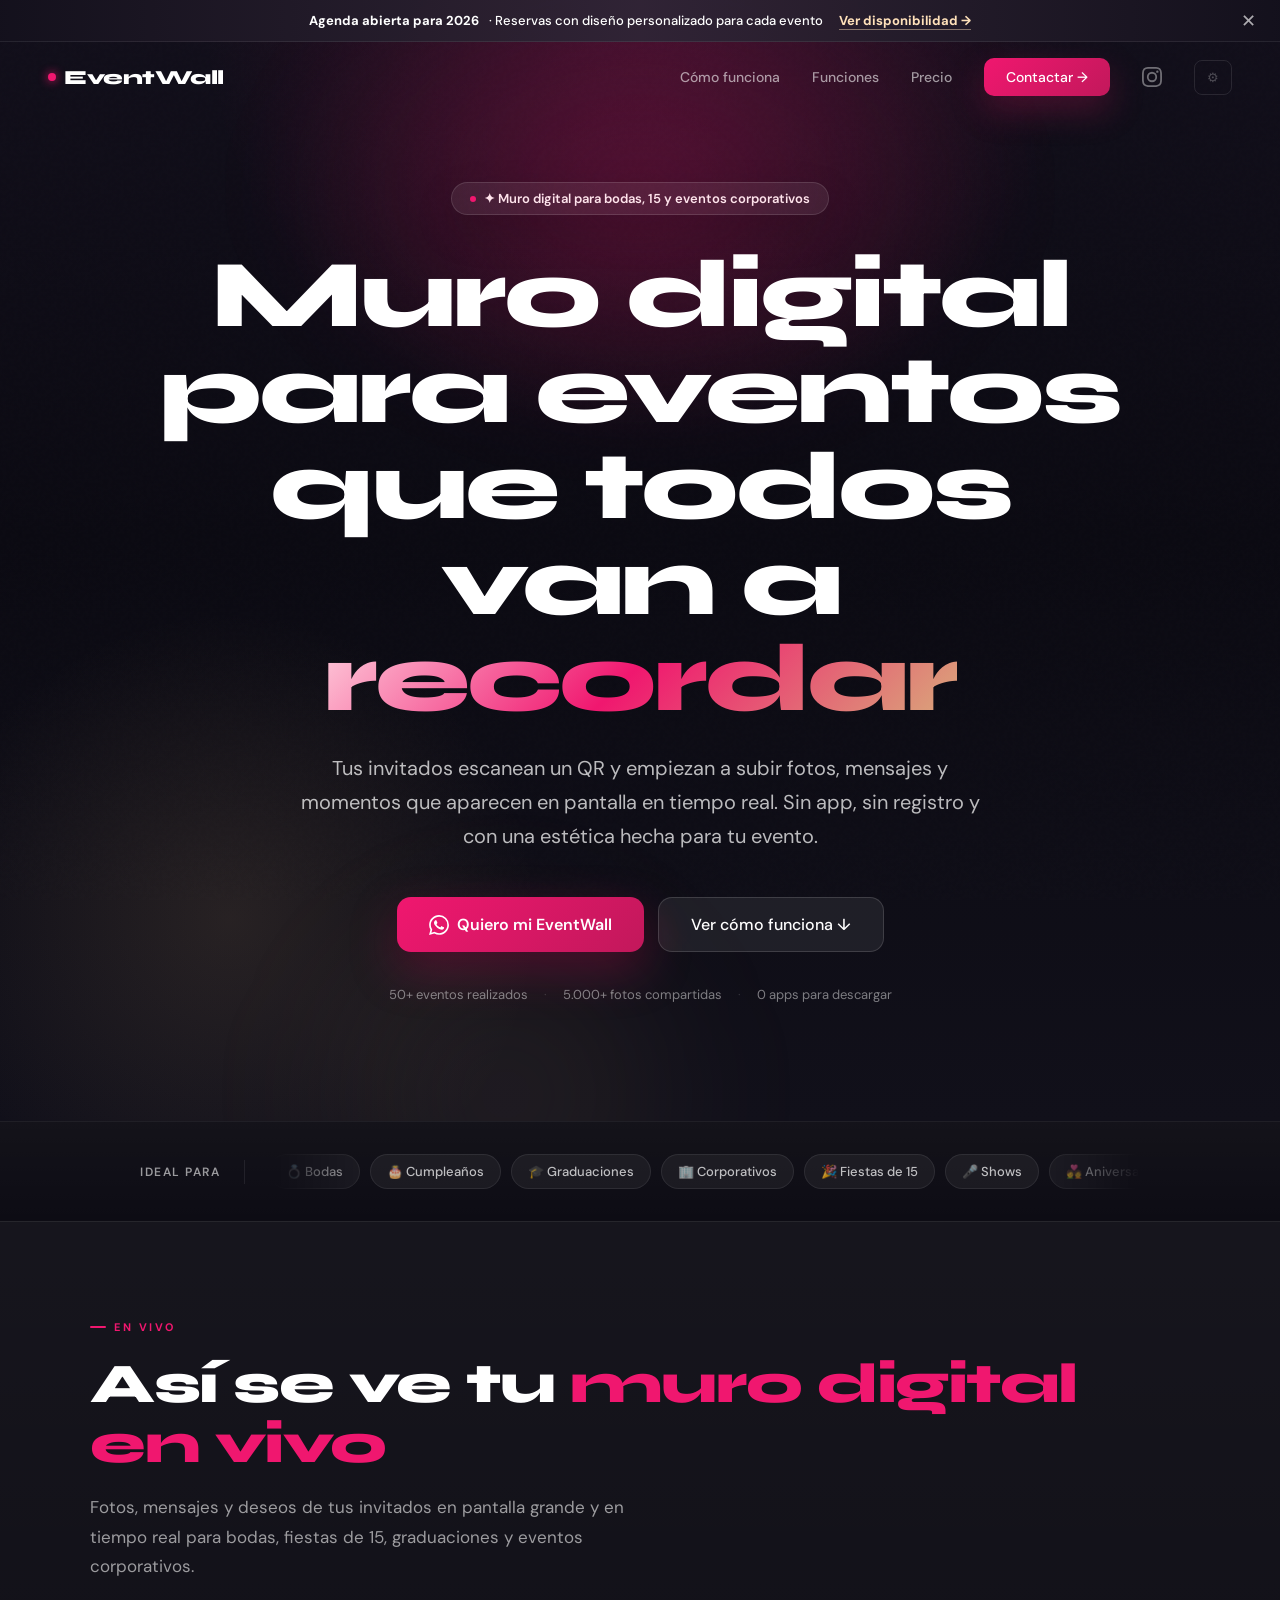
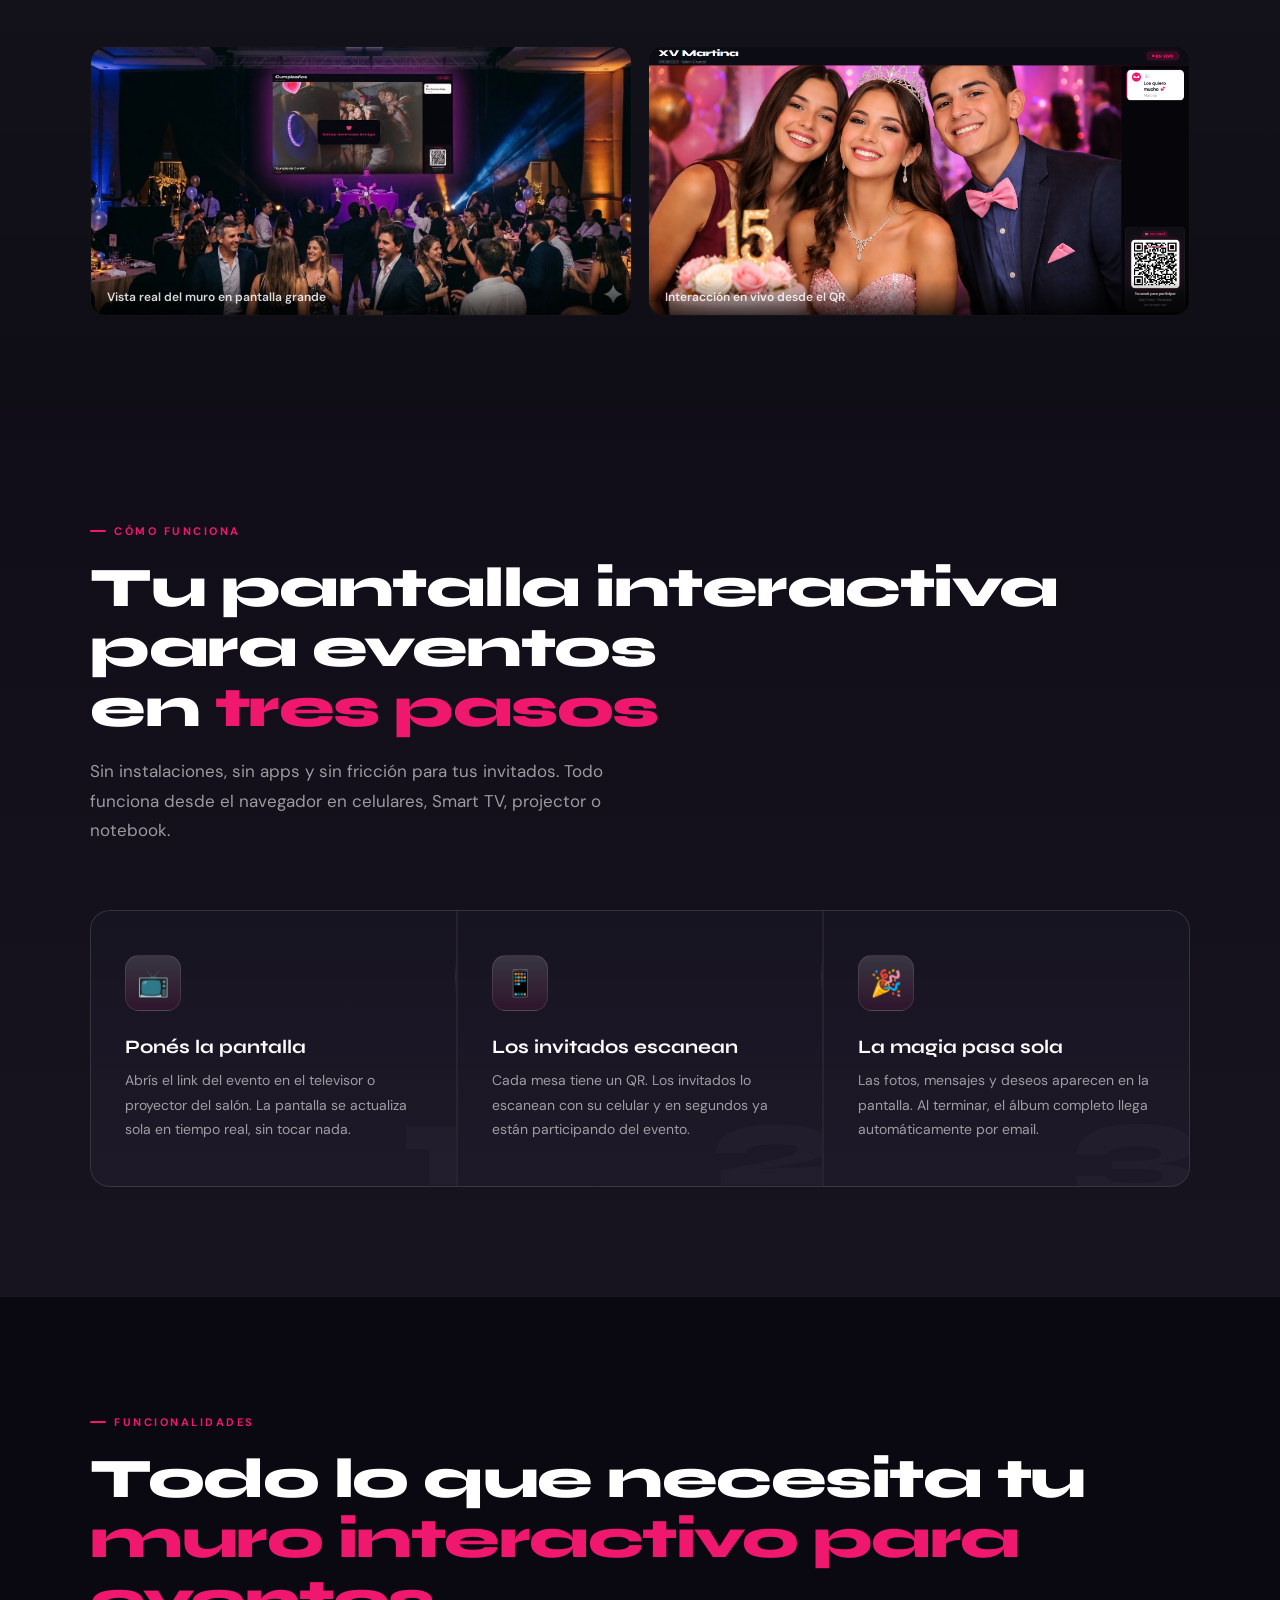
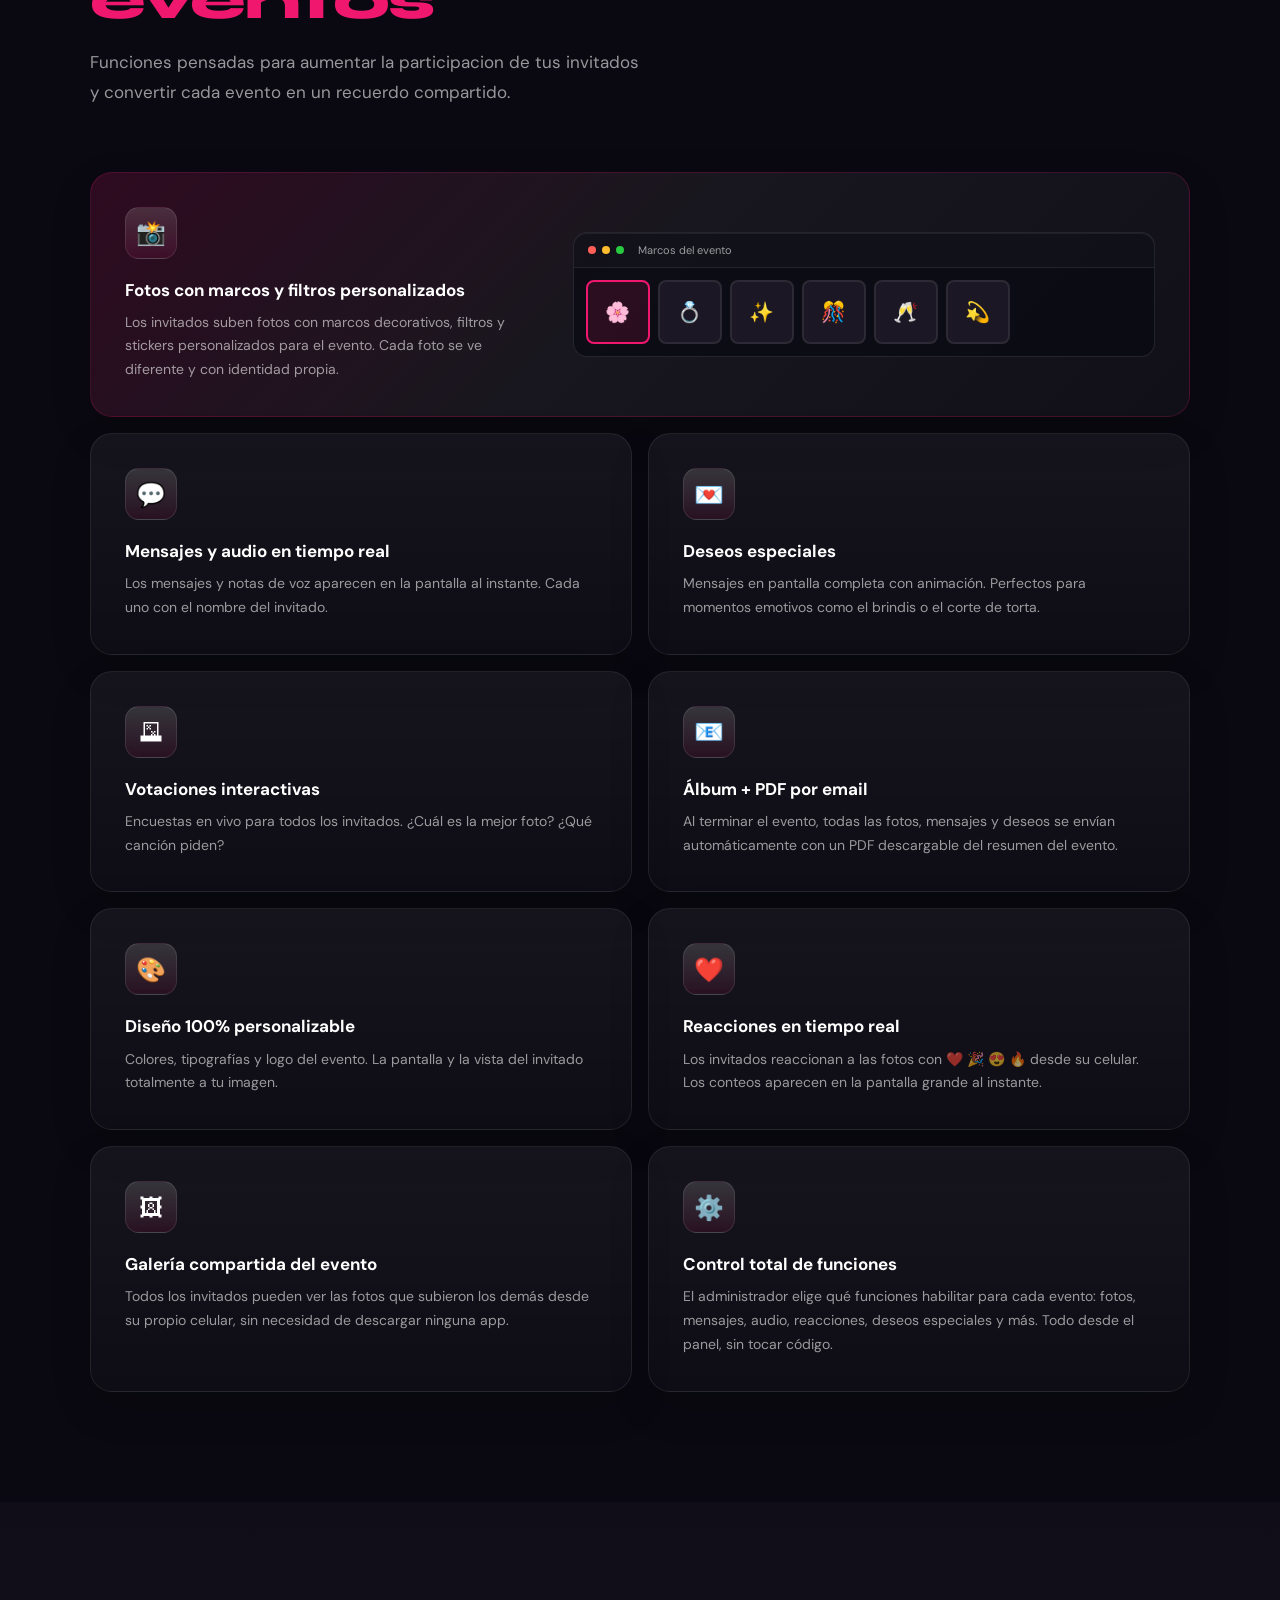
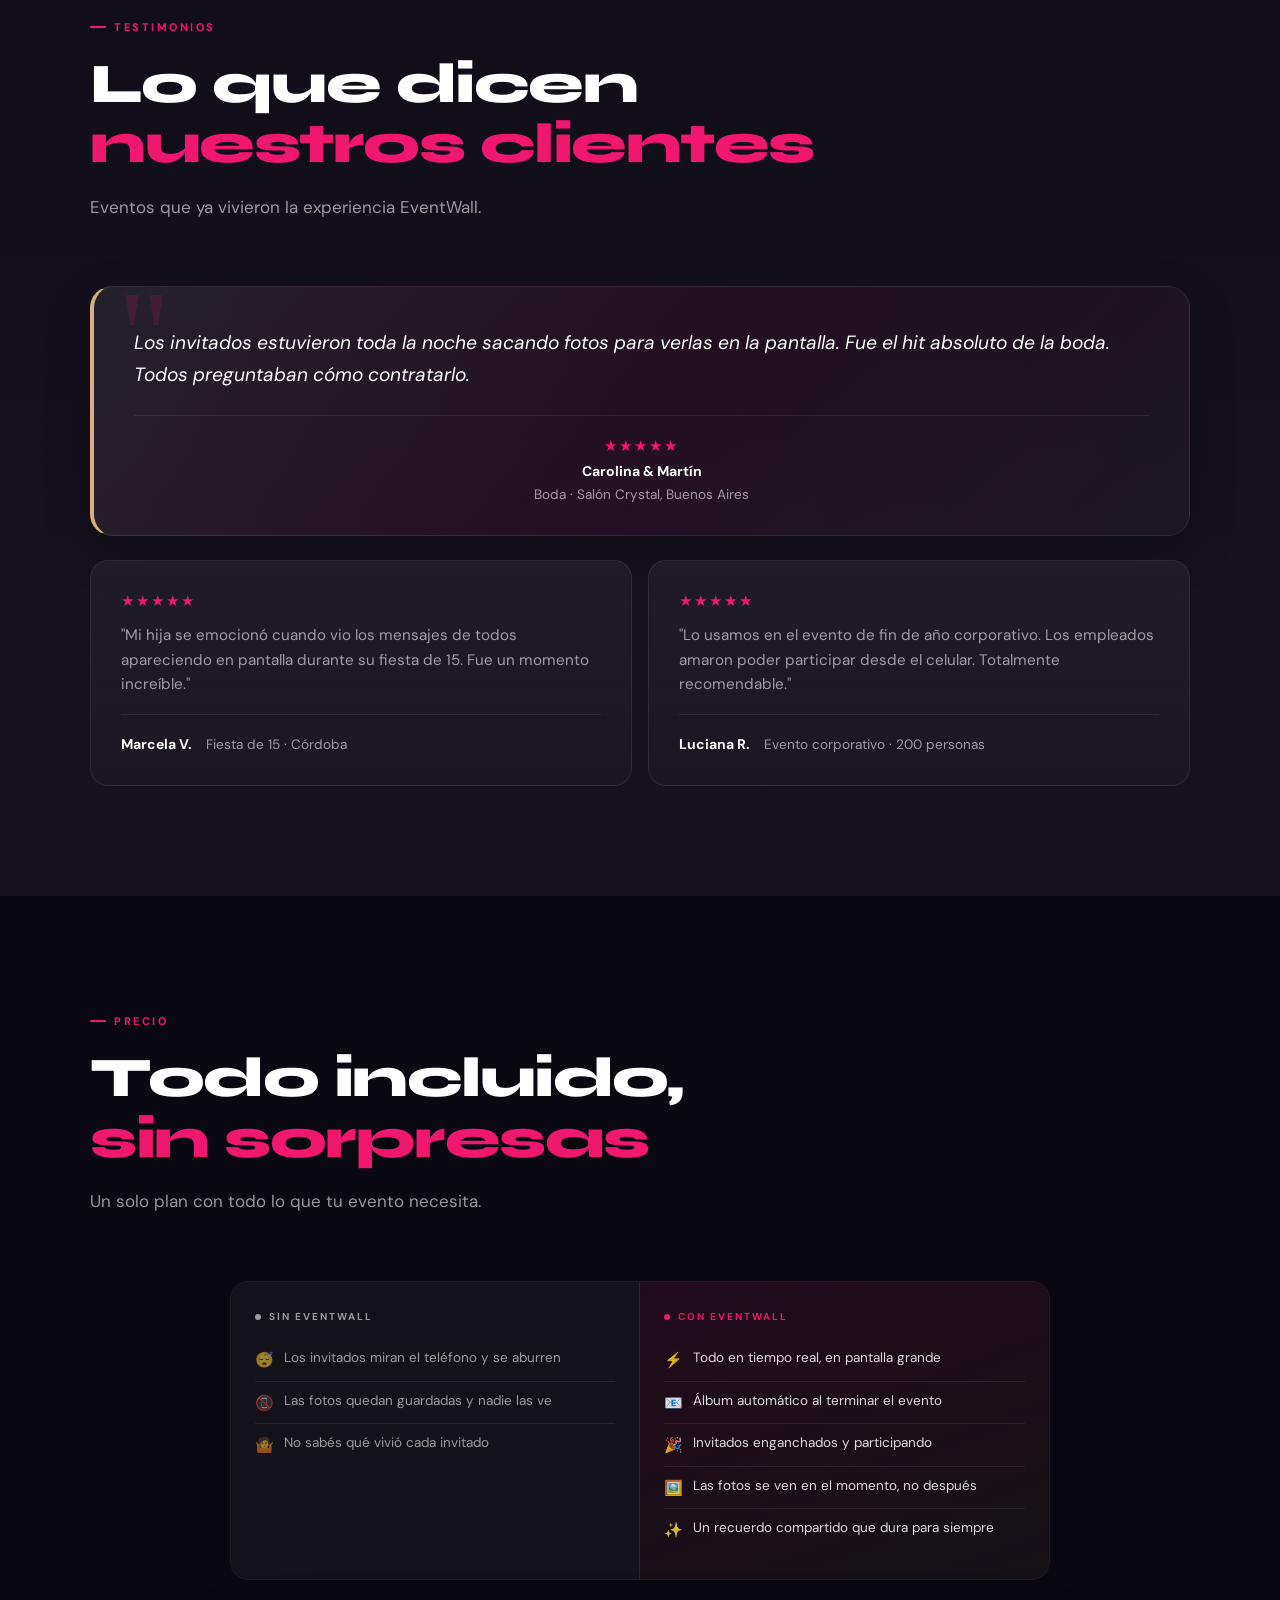
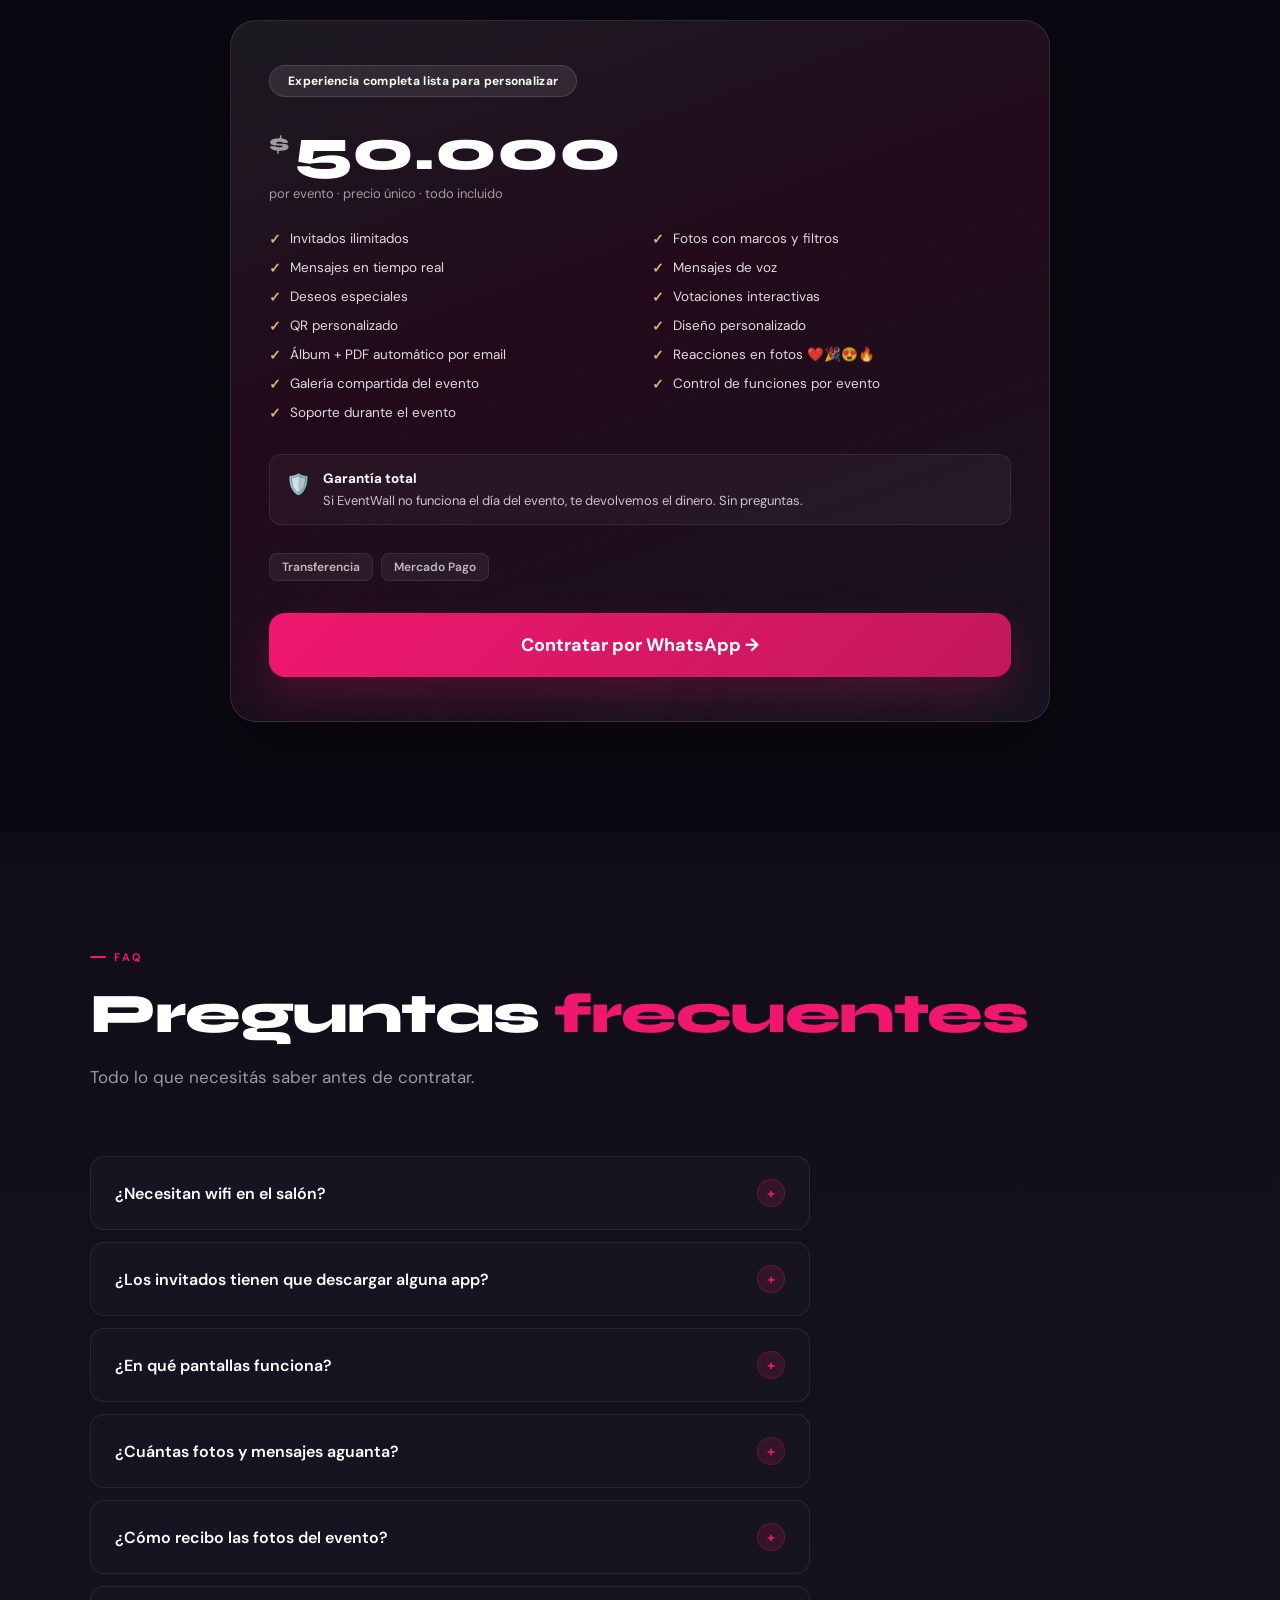
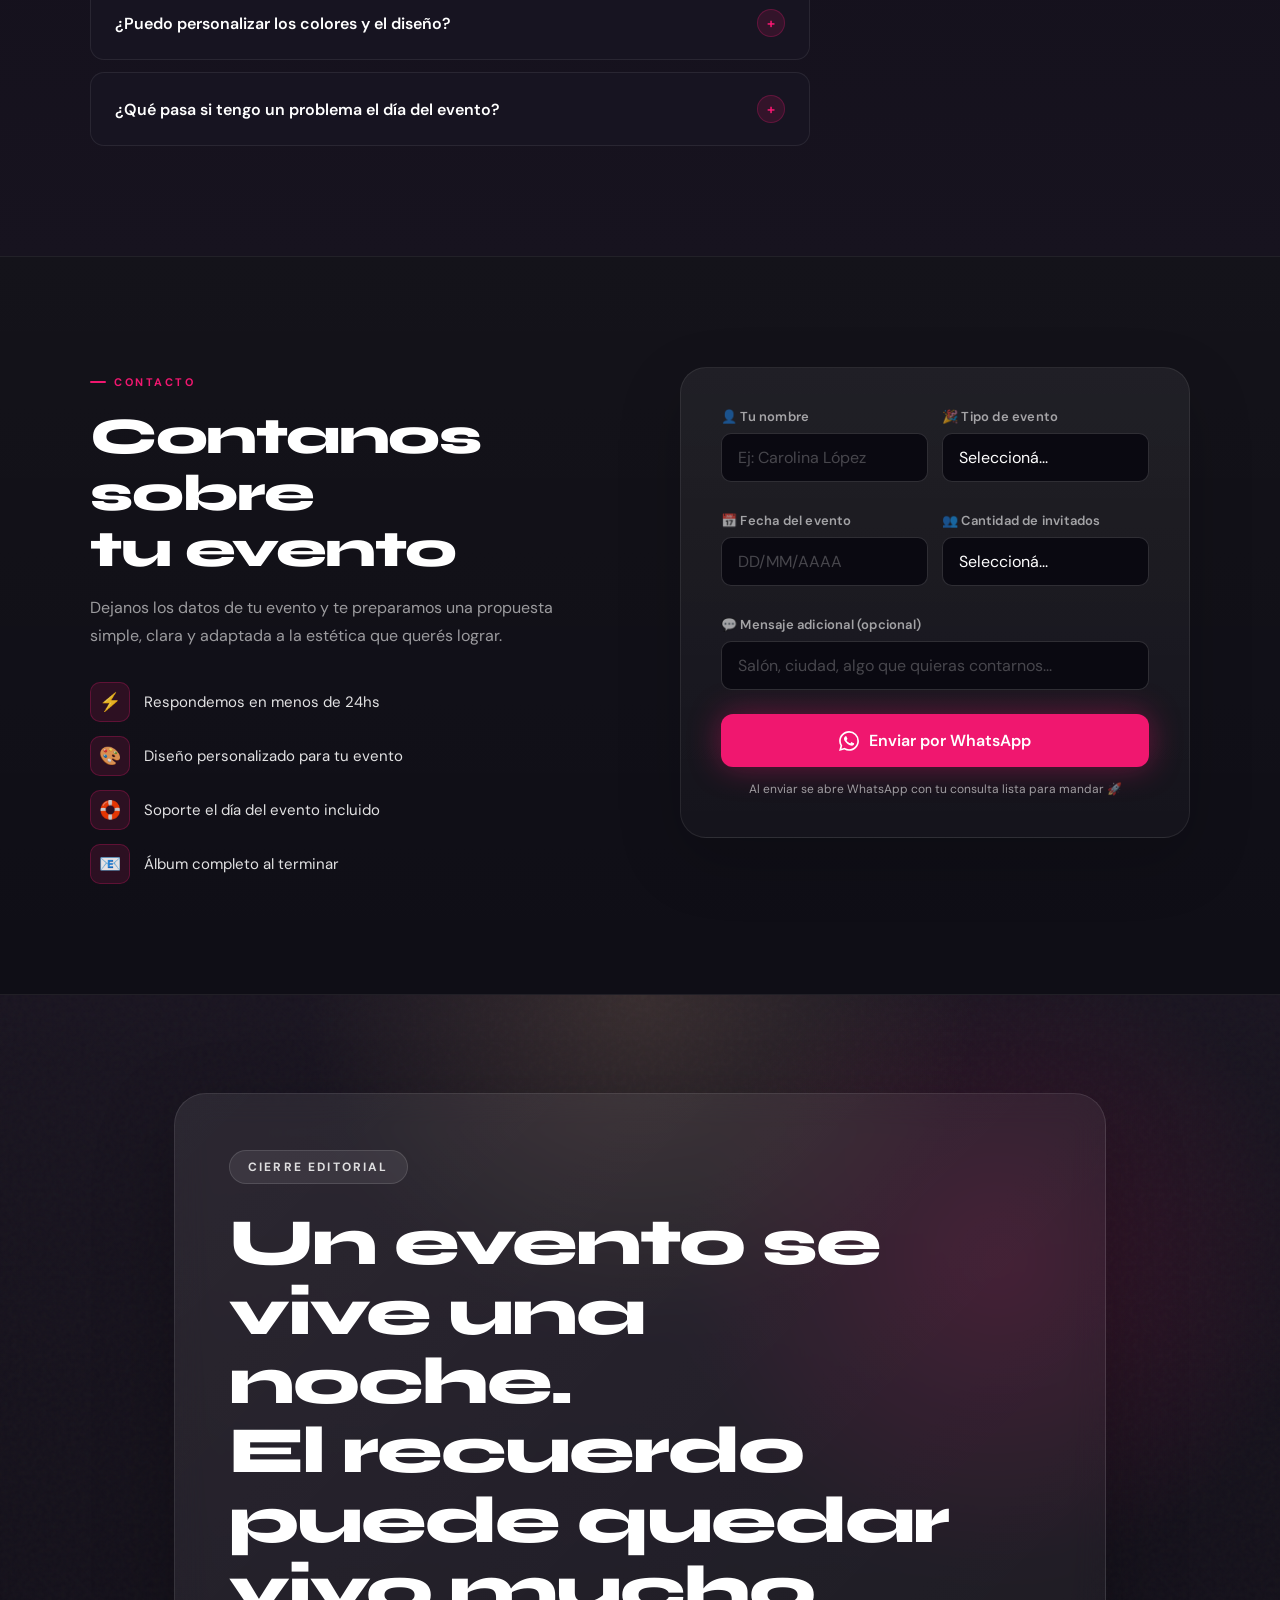
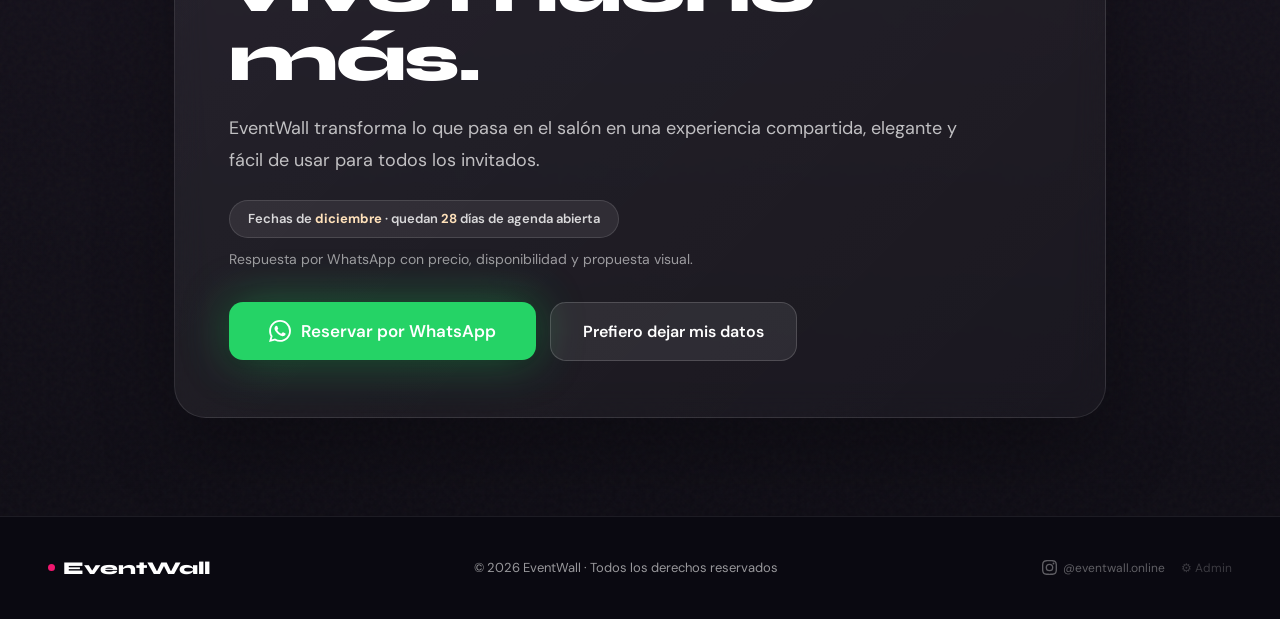
<file: index.html>
<!DOCTYPE html>
<html lang="es">
<head>
<meta charset="UTF-8"/>
<meta name="viewport" content="width=device-width, initial-scale=1.0"/>
<link rel="icon" href="/favicon.ico" sizes="any"/>
<link rel="icon" type="image/png" sizes="192x192" href="/favicon-192.png"/>
<link rel="apple-touch-icon" href="/apple-touch-icon.png"/>

<!-- ── SEO BÁSICO ── -->
<title>EventWall — Muro Digital para Eventos | Bodas, 15 Años y Más</title>
<meta name="description" content="EventWall: fotos, mensajes y deseos de tus invitados en pantalla grande, en tiempo real. Sin apps ni registro. Ideal para bodas, cumpleaños, fiestas de 15 y eventos corporativos en Argentina."/>
<meta name="keywords" content="muro digital eventos, photo wall boda, pantalla interactiva fiesta, fotos en tiempo real evento, eventwall argentina, muro interactivo invitados, photo wall argentina"/>
<meta name="author" content="EventWall"/>
<meta name="robots" content="index, follow, max-image-preview:large"/>
<meta name="geo.region" content="AR"/>
<meta name="geo.placename" content="Argentina"/>
<meta name="language" content="es-AR"/>
<meta name="theme-color" content="#05020A"/>
<meta name="format-detection" content="telephone=no"/>
<link rel="canonical" href="https://eventwall.online/"/>
<link rel="alternate" hreflang="es-AR" href="https://eventwall.online/"/>
<link rel="alternate" hreflang="x-default" href="https://eventwall.online/"/>

<!-- ── OPEN GRAPH (WhatsApp, Facebook, LinkedIn) ── -->
<meta property="og:type" content="website"/>
<meta property="og:url" content="https://eventwall.online/"/>
<meta property="og:title" content="EventWall — El muro digital para tus eventos"/>
<meta property="og:description" content="Fotos, mensajes y momentos de tus invitados en pantalla grande, en tiempo real. Sin apps, sin registro. Ideal para bodas, cumpleaños y eventos corporativos."/>
<meta property="og:image" content="https://eventwall.online/example2.png"/>
<meta property="og:image:secure_url" content="https://eventwall.online/example2.png"/>
<meta property="og:image:type" content="image/png"/>
<meta property="og:image:width" content="1909"/>
<meta property="og:image:height" content="945"/>
<meta property="og:image:alt" content="Pantalla de EventWall personalizada para un evento"/>
<meta property="og:locale" content="es_AR"/>
<meta property="og:site_name" content="EventWall"/>

<!-- ── TWITTER CARD ── -->
<meta name="twitter:card" content="summary_large_image"/>
<meta name="twitter:title" content="EventWall — El muro digital para tus eventos"/>
<meta name="twitter:description" content="Fotos, mensajes y momentos de tus invitados en pantalla grande, en tiempo real. Sin apps y sin registro."/>
<meta name="twitter:url" content="https://eventwall.online/"/>
<meta name="twitter:image" content="https://eventwall.online/example2.png"/>
<meta name="twitter:image:alt" content="Pantalla de EventWall personalizada para un evento"/>

<!-- ── SCHEMA.ORG — SERVICE ── -->
<script type="application/ld+json">
{
  "@context": "https://schema.org",
  "@type": "Service",
  "name": "EventWall",
  "url": "https://eventwall.online/",
  "description": "Muro digital interactivo para eventos. Fotos, mensajes y momentos de los invitados en pantalla grande, en tiempo real. Sin apps ni registro.",
  "image": "https://eventwall.online/example2.png",
  "provider": {
    "@type": "LocalBusiness",
    "name": "EventWall",
    "telephone": "+5492352487435",
    "areaServed": "AR",
    "sameAs": [
      "https://www.instagram.com/eventwall.online/"
    ],
    "address": {
      "@type": "PostalAddress",
      "addressCountry": "AR"
    }
  },
  "serviceType": "Entretenimiento para eventos",
  "offers": {
    "@type": "Offer",
    "priceCurrency": "ARS",
    "price": "50000",
    "availability": "https://schema.org/InStock",
    "priceValidUntil": "2026-12-31"
  },
  "audience": {
    "@type": "Audience",
    "audienceType": "Organizadores de eventos, bodas, fiestas de 15, eventos corporativos"
  }
}
</script>

<!-- ── SCHEMA.ORG — ORGANIZATION ── -->
<script type="application/ld+json">
{
  "@context": "https://schema.org",
  "@type": "Organization",
  "name": "EventWall",
  "url": "https://eventwall.online/",
  "logo": "https://eventwall.online/example2.png",
  "image": "https://eventwall.online/example2.png",
  "contactPoint": {
    "@type": "ContactPoint",
    "telephone": "+5492352487435",
    "contactType": "sales",
    "areaServed": "AR",
    "availableLanguage": [
      "es"
    ]
  },
  "sameAs": [
    "https://www.instagram.com/eventwall.online/"
  ]
}
</script>

<!-- ── SCHEMA.ORG — WEBSITE ── -->
<script type="application/ld+json">
{
  "@context": "https://schema.org",
  "@type": "WebSite",
  "name": "EventWall",
  "url": "https://eventwall.online/",
  "inLanguage": "es-AR"
}
</script>

<!-- ── SCHEMA.ORG — FAQ ── -->
<script type="application/ld+json">
{
  "@context": "https://schema.org",
  "@type": "FAQPage",
  "mainEntity": [
    {
      "@type": "Question",
      "name": "¿Necesitan wifi en el salón?",
      "acceptedAnswer": {
        "@type": "Answer",
        "text": "Sí, se necesita conexión a internet tanto en el televisor como en los celulares de los invitados. El sistema funciona 100% en la nube, por lo que no hay nada que instalar. La mayoría de los salones tienen wifi, y los invitados pueden usar sus datos móviles sin problema."
      }
    },
    {
      "@type": "Question",
      "name": "¿Los invitados tienen que descargar alguna app?",
      "acceptedAnswer": {
        "@type": "Answer",
        "text": "No. Los invitados escanean el QR con la cámara del celular y se abre directamente en el navegador. Sin apps, sin registro, sin contraseña. En menos de 10 segundos ya están participando."
      }
    },
    {
      "@type": "Question",
      "name": "¿En qué pantallas funciona?",
      "acceptedAnswer": {
        "@type": "Answer",
        "text": "En cualquier dispositivo con navegador: Smart TV, televisor con Chromecast o Fire Stick, computadora conectada al proyector, tablet, etc. Solo abrís el link del evento en el navegador y listo."
      }
    },
    {
      "@type": "Question",
      "name": "¿Cuántas fotos y mensajes aguanta?",
      "acceptedAnswer": {
        "@type": "Answer",
        "text": "El plan incluye invitados y contenido ilimitado. No hay un tope de fotos, mensajes o audios. El sistema está preparado para eventos con cientos de personas mandando contenido al mismo tiempo."
      }
    },
    {
      "@type": "Question",
      "name": "¿Cómo recibo las fotos del evento?",
      "acceptedAnswer": {
        "@type": "Answer",
        "text": "Al terminar el evento, el álbum completo con todas las fotos, mensajes y deseos se envía automáticamente al email que nos indicás, junto con un PDF descargable con el resumen de la noche. También podés descargarlo manualmente desde el panel de administración en cualquier momento."
      }
    },
    {
      "@type": "Question",
      "name": "¿Puedo personalizar los colores y el diseño?",
      "acceptedAnswer": {
        "@type": "Answer",
        "text": "Sí, el plan incluye personalización completa: colores, tipografías, marcos para fotos y diseño general de la pantalla. Lo adaptamos a la estética de tu evento antes del día."
      }
    },
    {
      "@type": "Question",
      "name": "¿Qué pasa si tengo un problema el día del evento?",
      "acceptedAnswer": {
        "@type": "Answer",
        "text": "Tenés soporte directo por WhatsApp durante todo el evento. Si algo no funciona como esperás, te respondemos al instante para resolverlo."
      }
    }
  ]
}
</script>

<!-- ── FAVICON ── -->
<link rel="icon" href="data:image/svg+xml,<svg xmlns='http://www.w3.org/2000/svg' viewBox='0 0 100 100'><text y='.9em' font-size='90'>🎉</text></svg>"/>

<link rel="preconnect" href="https://fonts.googleapis.com"/>
<link rel="preconnect" href="https://fonts.gstatic.com" crossorigin/>
<link href="https://fonts.googleapis.com/css2?family=Syne:wght@700;800&family=DM+Sans:ital,wght@0,300;0,400;0,500;0,600;1,400&display=swap" rel="stylesheet"/>
<link rel="stylesheet" href="https://unpkg.com/aos@2.3.4/dist/aos.css"/>
<style>
*,*::before,*::after{box-sizing:border-box;margin:0;padding:0}
html{scroll-behavior:smooth;-webkit-font-smoothing:antialiased;overflow-x:hidden;width:100%}
body{font-family:'DM Sans',sans-serif;background:#0a0911;color:#fff;overflow-x:hidden;width:100%}

:root{
  --pink:#f0176f;
  --pink-strong:#c2185b;
  --pink-dim:rgba(240,23,111,0.13);
  --pink-border:rgba(240,23,111,0.26);
  --gold:#d8b07b;
  --dark:#0a0911;
  --dark2:#14111d;
  --dark3:#1b1724;
  --card:#171421;
  --card-soft:#201a2a;
  --border:rgba(255,255,255,0.08);
  --border2:rgba(255,255,255,0.15);
  --muted:rgba(255,255,255,0.58);
  --text:rgba(255,255,255,0.88);
  --wa:#25D366;
}

/* ─── SCROLLBAR ─────────────────────────────────── */
::-webkit-scrollbar{width:6px}
::-webkit-scrollbar-track{background:var(--dark)}
::-webkit-scrollbar-thumb{background:#2a2a3a;border-radius:3px}

/* ─── NOISE OVERLAY ─────────────────────────────── */
body::after{
  content:'';position:fixed;inset:0;z-index:0;pointer-events:none;
  background-image:url("data:image/svg+xml,%3Csvg viewBox='0 0 256 256' xmlns='http://www.w3.org/2000/svg'%3E%3Cfilter id='n'%3E%3CfeTurbulence type='fractalNoise' baseFrequency='0.9' numOctaves='4' stitchTiles='stitch'/%3E%3C/filter%3E%3Crect width='100%25' height='100%25' filter='url(%23n)' opacity='0.03'/%3E%3C/svg%3E");
  opacity:0.4;
}

/* ─── NAV ───────────────────────────────────────── */
nav{
  position:fixed;top:0;left:0;right:0;z-index:200;
  display:flex;align-items:center;justify-content:space-between;
  padding:16px 48px;
  transition:all 0.3s;
}
nav.scrolled{
  background:rgba(10,9,17,0.84);
  backdrop-filter:blur(20px);
  border-bottom:1px solid rgba(255,255,255,0.08);
  padding:12px 48px;
}
.nav-logo{
  font-family:'Syne',sans-serif;font-size:20px;font-weight:800;
  color:#fff;letter-spacing:-0.5px;text-decoration:none;
  display:flex;align-items:center;gap:8px;
}
.nav-logo-dot{
  width:8px;height:8px;border-radius:50%;
  background:var(--pink);
  box-shadow:0 0 10px var(--pink);
  animation:pulse 2s infinite;
}
.nav-links{display:flex;align-items:center;gap:32px}
.nav-links a{
  font-size:14px;font-weight:500;color:var(--muted);
  text-decoration:none;transition:color 0.2s;
}
.nav-links a:hover{color:#fff}
.nav-cta{
  background:linear-gradient(135deg,var(--pink),var(--pink-strong));color:#fff !important;
  padding:10px 22px;border-radius:10px;font-size:14px;
  font-weight:600;transition:all 0.2s !important;
  box-shadow:0 14px 34px rgba(194,24,91,0.3);
}
.nav-cta:hover{opacity:0.88 !important;transform:translateY(-1px)}
.nav-mobile-btn{
  display:none;background:none;border:none;cursor:pointer;
  color:#fff;font-size:22px;padding:4px;
}

/* ─── HERO (updated) ────────────────────────────── */
.hero{
  position:relative;min-height:100vh;
  display:flex;flex-direction:column;
  align-items:center;justify-content:center;
  padding:158px 24px 118px;
  text-align:center;overflow:hidden;
  background:
    radial-gradient(circle at top, rgba(240,23,111,0.18), transparent 34%),
    radial-gradient(circle at 18% 82%, rgba(216,176,123,0.12), transparent 22%),
    linear-gradient(180deg,#120f1b 0%, #0b0a12 48%, #11101a 100%);
}
.hero-glow{
  position:absolute;top:-10%;left:50%;transform:translateX(-50%);
  width:900px;height:600px;
  background:radial-gradient(ellipse,rgba(240,23,111,0.22) 0%,transparent 60%);
  pointer-events:none;filter:blur(40px);
}
.hero-glow2{
  position:absolute;bottom:-20%;left:20%;
  width:500px;height:500px;
  background:radial-gradient(ellipse,rgba(216,176,123,0.1) 0%,transparent 65%);
  pointer-events:none;filter:blur(60px);
}
.hero-badge{
  display:inline-flex;align-items:center;gap:8px;
  background:rgba(255,255,255,0.07);border:1px solid rgba(255,255,255,0.12);
  padding:7px 18px;border-radius:40px;
  font-size:13px;font-weight:600;color:#ffe4ec;
  margin-bottom:32px;position:relative;z-index:1;
  animation:fadeUp 0.6s ease both;
  box-shadow:0 16px 40px rgba(0,0,0,0.15);
}
.hero-badge-dot{
  width:6px;height:6px;border-radius:50%;
  background:var(--pink);animation:pulse 1.5s infinite;
}
.hero h1{
  font-family:'Syne',sans-serif;
  font-size:clamp(36px,8vw,96px);
  font-weight:800;line-height:1.0;letter-spacing:-3px;
  margin-bottom:24px;max-width:980px;
  position:relative;z-index:1;
  animation:fadeUp 0.6s 0.1s ease both;
}
.hero h1 .highlight{
  color:transparent;
  background:linear-gradient(135deg,#ffd6e1 0%, var(--pink) 48%, var(--gold) 100%);
  -webkit-background-clip:text;background-clip:text;
}
.hero-sub{
  font-size:clamp(16px,2vw,20px);color:rgba(255,255,255,0.72);
  max-width:700px;line-height:1.7;margin-bottom:44px;
  position:relative;z-index:1;
  animation:fadeUp 0.6s 0.2s ease both;
}
.hero-btns{
  display:flex;gap:14px;flex-wrap:wrap;justify-content:center;
  position:relative;z-index:1;
  animation:fadeUp 0.6s 0.3s ease both;
}
.btn-primary{
  display:inline-flex;align-items:center;gap:8px;
  background:linear-gradient(135deg,var(--pink),var(--pink-strong));color:#fff;border:none;
  padding:17px 32px;border-radius:14px;font-size:16px;
  font-weight:600;font-family:'DM Sans',sans-serif;cursor:pointer;
  text-decoration:none;transition:all 0.25s;
  box-shadow:0 18px 46px rgba(194,24,91,0.34),0 10px 24px rgba(0,0,0,0.28);
}
.btn-primary:hover{transform:translateY(-2px);box-shadow:0 22px 54px rgba(194,24,91,0.44),0 14px 28px rgba(0,0,0,0.35)}
.btn-secondary{
  display:inline-flex;align-items:center;gap:8px;
  background:rgba(255,255,255,0.07);color:#fff;
  border:1px solid rgba(255,255,255,0.14);
  padding:16px 32px;border-radius:14px;font-size:16px;
  font-weight:500;font-family:'DM Sans',sans-serif;cursor:pointer;
  text-decoration:none;transition:all 0.25s;
  backdrop-filter:blur(12px);
}
.btn-secondary:hover{background:rgba(255,255,255,0.12);transform:translateY(-2px)}

/* HERO MOCKUP */

/* ─── PROOF BAR ─────────────────────────────────── */
.proof{
  padding:32px 24px;
  border-top:1px solid var(--border);border-bottom:1px solid var(--border);
  background:linear-gradient(180deg,rgba(255,255,255,0.04),rgba(255,255,255,0.01));
}
.proof-inner{max-width:1000px;margin:0 auto;display:flex;align-items:center;gap:24px;flex-wrap:wrap;justify-content:center}
.proof-label{font-size:12px;color:var(--muted);text-transform:uppercase;letter-spacing:1.5px;font-weight:600;white-space:nowrap}
.proof-sep{width:1px;height:24px;background:var(--border);flex-shrink:0}
.proof-tags{display:flex;flex-wrap:wrap;gap:10px;justify-content:center}
.proof-tag{
  display:flex;align-items:center;gap:7px;
  background:rgba(255,255,255,0.05);border:1px solid rgba(255,255,255,0.08);
  padding:8px 16px;border-radius:40px;font-size:13px;
  color:rgba(255,255,255,0.72);font-weight:500;
}

/* ─── SECTION BASE ──────────────────────────────── */
.section-wrap{width:100%;padding:0 24px}
.section-wrap.dark{background:linear-gradient(180deg,#100d18 0%, #17131f 100%)}
.section-wrap.soft{background:linear-gradient(180deg,rgba(255,255,255,0.05) 0%, rgba(255,255,255,0.02) 100%)}
.section{max-width:1100px;margin:0 auto;padding:110px 0}
.section-label{
  display:inline-flex;align-items:center;gap:8px;
  font-size:11px;font-weight:700;color:var(--pink);
  text-transform:uppercase;letter-spacing:2.5px;margin-bottom:20px;
}
.section-label::before{content:'';width:16px;height:2px;background:var(--pink);border-radius:2px}
.section h2{
  font-family:'Syne',sans-serif;
  font-size:clamp(32px,4.5vw,56px);
  font-weight:800;line-height:1.08;letter-spacing:-1.5px;
  margin-bottom:18px;
}
.section h2 .c{color:var(--pink)}
.section-sub{
  font-size:17px;color:var(--muted);
  max-width:560px;line-height:1.75;margin-bottom:64px;
}

/* ─── STATS ─────────────────────────────────────── */
.stats-row{
  display:grid;grid-template-columns:repeat(4,1fr);
  gap:1px;background:var(--border);
  border:1px solid rgba(255,255,255,0.08);border-radius:24px;overflow:hidden;
  margin-bottom:0;
  box-shadow:0 24px 60px rgba(0,0,0,0.18);
}
.stat-item{
  background:linear-gradient(180deg,rgba(255,255,255,0.05),rgba(255,255,255,0.02));
  padding:36px 24px;text-align:center;
}
.stat-val{
  font-family:'Syne',sans-serif;font-size:clamp(36px,4vw,52px);
  font-weight:800;color:#ffd5e1;line-height:1;margin-bottom:8px;
}
.stat-desc{font-size:13px;color:var(--muted);font-weight:500;line-height:1.4}

/* ─── HOW IT WORKS ──────────────────────────────── */
.steps{display:grid;grid-template-columns:repeat(3,1fr);gap:2px;background:var(--border);border-radius:20px;overflow:hidden;border:1px solid var(--border)}
.step{
  background:linear-gradient(180deg,rgba(23,20,33,0.96),rgba(29,24,40,0.92));padding:44px 34px;
  position:relative;overflow:hidden;transition:background 0.2s;
}
.step::before{
  content:attr(data-n);
  position:absolute;bottom:-20px;right:-10px;
  font-family:'Syne',sans-serif;font-size:120px;font-weight:800;
  color:rgba(255,255,255,0.025);line-height:1;pointer-events:none;
  user-select:none;
}
.step:hover{background:linear-gradient(180deg,rgba(30,24,43,0.98),rgba(37,30,50,0.95))}
.step-ico{
  width:56px;height:56px;border-radius:14px;
  background:linear-gradient(180deg,rgba(255,255,255,0.14),rgba(240,23,111,0.1));border:1px solid rgba(255,255,255,0.1);
  display:flex;align-items:center;justify-content:center;
  font-size:26px;margin-bottom:24px;
}
.step h3{font-family:'Syne',sans-serif;font-size:19px;font-weight:700;margin-bottom:10px}
.step p{font-size:14px;color:var(--muted);line-height:1.75}
.step-connector{
  position:absolute;top:50px;right:-1px;
  width:2px;height:32px;
  background:linear-gradient(to bottom,transparent,var(--pink-border),transparent);
}

/* ─── FEATURES ──────────────────────────────────── */
.features-layout{display:grid;grid-template-columns:1fr 1fr;gap:16px}
.feat{
  background:linear-gradient(180deg,rgba(255,255,255,0.05),rgba(255,255,255,0.02));border:1px solid rgba(255,255,255,0.08);
  border-radius:22px;padding:34px;
  transition:all 0.25s;cursor:default;
  display:flex;flex-direction:column;gap:0;
  box-shadow:0 16px 42px rgba(0,0,0,0.14);
}
.feat:hover{border-color:rgba(255,255,255,0.14);background:linear-gradient(180deg,rgba(255,255,255,0.08),rgba(255,255,255,0.03));transform:translateY(-3px)}
.feat.big{grid-column:span 2;display:grid;grid-template-columns:1fr 1.4fr;gap:32px;align-items:center;background:linear-gradient(135deg,rgba(240,23,111,0.16) 0%,rgba(255,255,255,0.06) 48%,rgba(255,255,255,0.03) 100%);border-color:rgba(240,23,111,0.2)}
.feat-ico{
  width:52px;height:52px;border-radius:14px;
  display:flex;align-items:center;justify-content:center;
  font-size:24px;margin-bottom:20px;flex-shrink:0;
  background:linear-gradient(180deg,rgba(255,255,255,0.14),rgba(240,23,111,0.1));border:1px solid rgba(255,255,255,0.1);
}
.feat h3{font-size:17px;font-weight:700;margin-bottom:10px;line-height:1.3}
.feat p{font-size:14px;color:var(--muted);line-height:1.7}
.feat-preview{
  background:rgba(11,10,18,0.72);border:1px solid rgba(255,255,255,0.1);
  border-radius:14px;overflow:hidden;
  box-shadow:inset 0 1px 0 rgba(255,255,255,0.06);
}
.feat-preview-bar{
  padding:10px 14px;display:flex;align-items:center;gap:6px;
  border-bottom:1px solid var(--border);
  background:rgba(255,255,255,0.02);
}
.feat-preview-dot{width:8px;height:8px;border-radius:50%}
.feat-preview-body{
  display:flex;gap:8px;padding:12px;flex-wrap:wrap;
}
.feat-frame{
  width:64px;height:64px;border-radius:8px;
  display:flex;align-items:center;justify-content:center;
  font-size:20px;border:2px solid var(--border);
  background:var(--dark3);cursor:pointer;transition:all 0.2s;
}
.feat-frame:hover,.feat-frame.active{border-color:var(--pink);background:var(--pink-dim)}

/* ─── TESTIMONIALS ──────────────────────────────── */
.testi-grid{display:grid;grid-template-columns:repeat(3,1fr);gap:16px}
.testi{
  background:var(--card);border:1px solid var(--border);
  border-radius:18px;padding:32px;
  display:flex;flex-direction:column;gap:20px;
  transition:all 0.25s;
}
.testi:hover{border-color:var(--border2);transform:translateY(-3px)}
.testi-stars{color:#f59e0b;font-size:14px;letter-spacing:2px;margin-bottom:4px}
.testi-text{
  font-size:15px;color:var(--text);line-height:1.75;flex:1;
}
.testi-author{display:flex;align-items:center;gap:14px;padding-top:20px;border-top:1px solid var(--border)}
.testi-avatar{
  width:44px;height:44px;border-radius:50%;flex-shrink:0;
  background:linear-gradient(135deg,var(--pink),#7c3aed);
  display:flex;align-items:center;justify-content:center;font-size:20px;
}
.testi-name{font-size:14px;font-weight:700;margin-bottom:2px}
.testi-role{font-size:12px;color:var(--muted)}

/* ─── EJEMPLOS ──────────────────────────────────── */
.ejemplos-grid{display:grid;grid-template-columns:1fr 1fr;gap:16px;margin-top:0}
@media(max-width:700px){.ejemplos-grid{grid-template-columns:1fr}}
.ejemplo-card{border-radius:16px;overflow:hidden;border:1px solid var(--border);position:relative;background:#000}
.ejemplo-card img{width:100%;height:100%;object-fit:cover;display:block;transition:transform 0.4s ease}
.ejemplo-card:hover img{transform:scale(1.03)}
.ejemplo-lbl{position:absolute;bottom:0;left:0;right:0;padding:10px 16px;background:linear-gradient(transparent,rgba(0,0,0,0.75));font-size:12px;font-weight:600;color:rgba(255,255,255,0.85)}

/* ─── PRICING ───────────────────────────────────── */
.pricing-grid{display:grid;grid-template-columns:1fr;gap:16px;max-width:600px;margin:0 auto}
.plan{
  background:var(--card);border:1px solid var(--border);
  border-radius:20px;padding:36px 28px;
  display:flex;flex-direction:column;
  position:relative;transition:all 0.25s;
}
.plan:hover{transform:translateY(-4px)}
.plan.featured{
  background:linear-gradient(160deg,rgba(240,23,111,0.13) 0%,var(--card) 60%);
  border-color:rgba(240,23,111,0.35);
  box-shadow:0 0 48px rgba(240,23,111,0.12),0 20px 60px rgba(0,0,0,0.4);
}
.plan-tag{
  position:absolute;top:-13px;left:50%;transform:translateX(-50%);
  background:linear-gradient(135deg,var(--pink),#c0135a);
  color:#fff;padding:5px 20px;border-radius:40px;
  font-size:11px;font-weight:700;letter-spacing:0.5px;white-space:nowrap;
}
.plan-tier{font-size:11px;font-weight:700;color:var(--muted);text-transform:uppercase;letter-spacing:2px;margin-bottom:16px}
.plan-price{
  font-family:'Syne',sans-serif;font-size:52px;font-weight:800;
  line-height:1;display:flex;align-items:flex-start;gap:4px;margin-bottom:4px;
}
.plan-price sup{font-size:22px;margin-top:10px;color:var(--muted)}
.plan-billing{font-size:13px;color:var(--muted);margin-bottom:28px}
.plan-divider{height:1px;background:var(--border);margin-bottom:24px}
.plan-list{list-style:none;display:flex;flex-direction:column;gap:13px;margin-bottom:32px;flex:1}
.plan-list li{font-size:14px;color:var(--text);display:flex;align-items:flex-start;gap:10px}
.plan-list li .ok{color:var(--pink);font-weight:700;flex-shrink:0;margin-top:1px}
.plan-list li.off{color:var(--muted)}
.plan-list li .ok.no{color:rgba(255,255,255,0.15)}
.plan-btn{
  display:block;text-align:center;padding:14px 20px;border-radius:12px;
  font-size:15px;font-weight:600;font-family:'DM Sans',sans-serif;
  cursor:pointer;text-decoration:none;transition:all 0.2s;border:none;
}
.plan-btn.ghost{
  background:rgba(255,255,255,0.05);color:#fff;
  border:1px solid var(--border2);
}
.plan-btn.ghost:hover{background:rgba(255,255,255,0.1)}
.plan-btn.pink{
  background:var(--pink);color:#fff;
  box-shadow:0 0 32px rgba(240,23,111,0.4);
}
.plan-btn.pink:hover{opacity:0.88}

/* ─── CTA FINAL ─────────────────────────────────── */
.cta-wrap{
  padding:0 24px;
  background:radial-gradient(ellipse at 50% 0%,rgba(240,23,111,0.18) 0%,transparent 60%);
  border-top:1px solid var(--border);
}
.cta-inner{
  max-width:800px;margin:0 auto;
  padding:120px 0;text-align:center;
}
.cta-inner h2{
  font-family:'Syne',sans-serif;
  font-size:clamp(38px,5.5vw,68px);
  font-weight:800;letter-spacing:-2px;line-height:1.05;
  margin-bottom:20px;
}
.cta-inner p{
  font-size:18px;color:var(--muted);
  margin-bottom:44px;line-height:1.7;
}
.btn-wa{
  display:inline-flex;align-items:center;gap:10px;
  background:var(--wa);color:#fff;border:none;
  padding:18px 40px;border-radius:14px;font-size:17px;
  font-weight:600;font-family:'DM Sans',sans-serif;cursor:pointer;
  text-decoration:none;transition:all 0.25s;
  box-shadow:0 0 48px rgba(37,211,102,0.4),0 4px 20px rgba(0,0,0,0.3);
}
.btn-wa:hover{transform:translateY(-2px);box-shadow:0 0 64px rgba(37,211,102,0.5),0 8px 28px rgba(0,0,0,0.4)}
.btn-wa svg{width:22px;height:22px;fill:#fff;flex-shrink:0}

/* ─── PRICING v2 EXTRA ───────────────────────────── */
@keyframes pr2-pulse{0%,100%{box-shadow:0 0 32px rgba(240,23,111,0.5),0 4px 20px rgba(0,0,0,0.3)}50%{box-shadow:0 0 56px rgba(240,23,111,0.85),0 8px 32px rgba(0,0,0,0.5)}}
.pr2-wrap{max-width:820px;margin:0 auto}
.pr2-compare{display:grid;grid-template-columns:1fr 1fr;gap:0;border:1px solid var(--border);border-radius:18px;overflow:hidden;margin-bottom:40px}
.pr2-col{padding:28px 24px}
.pr2-col.before{background:rgba(255,255,255,0.04);border-right:1px solid var(--border)}
.pr2-col.after{background:linear-gradient(160deg,rgba(240,23,111,0.1) 0%,rgba(216,176,123,0.05) 100%)}
.pr2-col-label{font-size:10px;font-weight:700;letter-spacing:2px;text-transform:uppercase;margin-bottom:16px;display:flex;align-items:center;gap:8px}
.pr2-col.before .pr2-col-label{color:var(--muted)}
.pr2-col.after .pr2-col-label{color:var(--pink)}
.pr2-col-label i{display:inline-block;width:6px;height:6px;border-radius:50%;flex-shrink:0;font-style:normal}
.pr2-col.before .pr2-col-label i{background:var(--muted)}
.pr2-col.after .pr2-col-label i{background:var(--pink)}
.pr2-row{display:flex;align-items:flex-start;gap:10px;font-size:13.5px;line-height:1.5;padding:9px 0;border-bottom:1px solid var(--border)}
.pr2-row:last-child{border-bottom:none}
.pr2-row .pr2-ico{font-size:15px;flex-shrink:0;margin-top:1px}
.pr2-col.before .pr2-row{color:var(--muted)}
.pr2-col.after .pr2-row{color:rgba(255,255,255,0.85)}
.pr2-card{background:linear-gradient(160deg,rgba(255,255,255,0.07) 0%,rgba(240,23,111,0.11) 42%,var(--card) 100%);border:1px solid rgba(255,255,255,0.1);border-radius:26px;padding:44px 38px;position:relative;box-shadow:0 26px 70px rgba(0,0,0,0.26)}
.pr2-badge-urgency{display:inline-flex;align-items:center;gap:7px;background:rgba(255,255,255,0.09);border:1px solid rgba(255,255,255,0.12);color:#fff;padding:7px 18px;border-radius:40px;font-size:12px;font-weight:700;letter-spacing:0.3px;margin-bottom:24px}
.pr2-price-block{display:flex;align-items:flex-end;gap:14px;flex-wrap:wrap;margin-bottom:6px}
.pr2-price-old{font-family:'Syne',sans-serif;font-size:28px;font-weight:800;color:var(--muted);text-decoration:line-through;opacity:0.55;line-height:1;padding-bottom:6px}
.pr2-price-new{font-family:'Syne',sans-serif;font-size:58px;font-weight:800;line-height:1;color:#fff;display:flex;align-items:flex-start;gap:4px}
.pr2-price-new sup{font-size:24px;margin-top:12px;color:var(--muted)}
.pr2-price-label{font-size:13px;color:var(--muted);margin-bottom:28px}
.pr2-features{list-style:none;display:grid;grid-template-columns:1fr 1fr;gap:11px 24px;margin-bottom:32px}
.pr2-features li{font-size:13.5px;color:rgba(255,255,255,0.85);display:flex;align-items:flex-start;gap:9px}
.pr2-features li .ok{color:var(--gold);font-weight:700;flex-shrink:0;margin-top:1px}
.pr2-guarantee{display:flex;align-items:flex-start;gap:12px;background:rgba(255,255,255,0.04);border:1px solid var(--border);border-radius:12px;padding:14px 16px;margin-bottom:28px}
.pr2-guarantee-ico{font-size:20px;flex-shrink:0;margin-top:2px}
.pr2-guarantee-text{font-size:13px;color:rgba(255,255,255,0.75);line-height:1.5}
.pr2-guarantee-text strong{color:#fff;display:block;margin-bottom:2px;font-size:13.5px}
.pr2-payments{display:flex;align-items:center;gap:8px;flex-wrap:wrap;font-size:12px;color:var(--muted);margin-bottom:32px}
.pr2-payments span{background:rgba(255,255,255,0.06);border:1px solid var(--border);border-radius:8px;padding:5px 12px;font-weight:600;color:rgba(255,255,255,0.7)}
.pr2-cta-btn{display:block;text-align:center;background:linear-gradient(135deg,var(--pink),var(--pink-strong));color:#fff;padding:20px 24px;border-radius:16px;font-size:18px;font-weight:700;font-family:'DM Sans',sans-serif;text-decoration:none;border:none;cursor:pointer;transition:opacity 0.2s,transform 0.2s,box-shadow 0.2s;box-shadow:0 18px 40px rgba(194,24,91,0.28)}
.pr2-cta-btn:hover{opacity:0.94;transform:translateY(-2px);animation:none;box-shadow:0 22px 46px rgba(194,24,91,0.38)}
@media(max-width:620px){.pr2-compare{grid-template-columns:1fr}.pr2-col.before{border-right:none;border-bottom:1px solid var(--border)}.pr2-features{grid-template-columns:1fr}.pr2-card{padding:32px 20px}}

/* ─── CTA2 FINAL ─────────────────────────────────── */
.cta2-wrap{position:relative;overflow:hidden;border-top:1px solid rgba(255,255,255,0.08);background:linear-gradient(180deg,#18131f 0%,#0e0c14 100%)}
.cta2-bg{position:absolute;inset:0;background:radial-gradient(circle at top,rgba(216,176,123,0.16),transparent 26%),radial-gradient(circle at 78% 24%,rgba(240,23,111,0.16),transparent 24%);z-index:0}
.cta2-noise{position:absolute;inset:0;background-image:url("data:image/svg+xml,%3Csvg viewBox='0 0 256 256' xmlns='http://www.w3.org/2000/svg'%3E%3Cfilter id='n2'%3E%3CfeTurbulence type='fractalNoise' baseFrequency='0.9' numOctaves='4' stitchTiles='stitch'/%3E%3C/filter%3E%3Crect width='100%25' height='100%25' filter='url(%23n2)' opacity='0.03'/%3E%3C/svg%3E");z-index:0;pointer-events:none}
.cta2-shell{position:relative;z-index:2;max-width:980px;margin:0 auto;padding:98px 24px}
.cta2-panel{border-radius:32px;padding:56px 54px;border:1px solid rgba(255,255,255,0.1);background:linear-gradient(135deg,rgba(255,255,255,0.08),rgba(255,255,255,0.03));box-shadow:0 30px 80px rgba(0,0,0,0.26);backdrop-filter:blur(16px)}
.cta2-kicker{display:inline-flex;align-items:center;gap:10px;padding:8px 18px;border-radius:999px;background:rgba(255,255,255,0.08);border:1px solid rgba(255,255,255,0.12);color:rgba(255,255,255,0.84);font-size:12px;font-weight:700;letter-spacing:0.18em;text-transform:uppercase;margin-bottom:24px}
.cta2-inner{position:relative;z-index:2;max-width:760px;text-align:left}
.cta2-inner h2{font-family:'Syne',sans-serif;font-size:clamp(36px,5.5vw,66px);font-weight:800;letter-spacing:-2px;line-height:1.05;margin-bottom:20px}
.cta2-inner p{font-size:18px;color:rgba(255,255,255,0.72);margin-bottom:24px;line-height:1.75}
.cta2-meta{display:flex;align-items:center;gap:12px;flex-wrap:wrap;margin-bottom:34px}
.cta2-countdown{display:inline-block;background:rgba(255,255,255,0.08);border:1px solid rgba(255,255,255,0.12);border-radius:40px;padding:8px 18px;font-size:13px;font-weight:600;color:rgba(255,255,255,0.82);text-align:center;line-height:1.5}
.cta2-countdown strong{color:#ffe1ba}
.cta2-note{font-size:14px;color:rgba(255,255,255,0.56)}
.cta2-buttons{display:flex;align-items:center;justify-content:flex-start;gap:14px;flex-wrap:wrap}
.cta2-btn-demo{display:inline-flex;align-items:center;gap:8px;background:rgba(255,255,255,0.08);color:#fff;border:1px solid rgba(255,255,255,0.16);padding:18px 32px;border-radius:16px;font-size:16px;font-weight:600;font-family:'DM Sans',sans-serif;cursor:pointer;text-decoration:none;transition:all 0.25s}
.cta2-btn-demo:hover{background:rgba(255,255,255,0.12);transform:translateY(-2px);border-color:rgba(255,255,255,0.24)}
@media(max-width:640px){.cta2-panel{padding:40px 24px}.cta2-buttons{flex-direction:column;align-items:stretch}.btn-wa,.cta2-btn-demo{justify-content:center;width:100%}}

/* ─── FAQ ───────────────────────────────────────── */
.faq-list{display:flex;flex-direction:column;gap:12px;max-width:720px}
.faq-item{
  background:var(--card);border:1px solid var(--border);
  border-radius:14px;overflow:hidden;transition:border-color 0.2s;
}
.faq-item.open{border-color:var(--pink-border)}
.faq-q{
  width:100%;display:flex;align-items:center;justify-content:space-between;gap:16px;
  padding:22px 24px;background:none;border:none;cursor:pointer;
  font-family:'DM Sans',sans-serif;font-size:16px;font-weight:600;
  color:#fff;text-align:left;transition:color 0.2s;
}
.faq-q:hover{color:var(--pink)}
.faq-item.open .faq-q{color:var(--pink)}
.faq-icon{
  width:28px;height:28px;border-radius:50%;flex-shrink:0;
  background:var(--pink-dim);border:1px solid var(--pink-border);
  display:flex;align-items:center;justify-content:center;
  font-size:14px;font-weight:700;color:var(--pink);
  transition:transform 0.3s;
}
.faq-item.open .faq-icon{transform:rotate(45deg)}
.faq-a{
  max-height:0;overflow:hidden;
  transition:max-height 0.35s ease,padding 0.35s ease;
  padding:0 24px;
  font-size:15px;color:var(--muted);line-height:1.75;
}
.faq-item.open .faq-a{max-height:200px;padding:0 24px 22px}

/* ─── CONTACT FORM ──────────────────────────────── */
.contact-wrap{
  padding:0 24px;
  background:linear-gradient(180deg,rgba(255,255,255,0.04) 0%,rgba(255,255,255,0.02) 100%);
  border-top:1px solid rgba(255,255,255,0.08);
}
.contact-inner{
  max-width:1100px;margin:0 auto;
  padding:110px 0;
  display:grid;grid-template-columns:1fr 1fr;gap:80px;align-items:start;
}
.contact-left h2{
  font-family:'Syne',sans-serif;
  font-size:clamp(34px,4vw,52px);
  font-weight:800;letter-spacing:-1.5px;line-height:1.1;
  margin-bottom:16px;
}
.contact-left p{font-size:16px;color:var(--muted);line-height:1.75;margin-bottom:32px}
.contact-perks{display:flex;flex-direction:column;gap:14px}
.contact-perk{
  display:flex;align-items:center;gap:14px;
  font-size:15px;color:var(--text);
}
.contact-perk-ico{
  width:40px;height:40px;border-radius:10px;flex-shrink:0;
  background:var(--pink-dim);border:1px solid var(--pink-border);
  display:flex;align-items:center;justify-content:center;font-size:18px;
}
.contact-form{
  background:linear-gradient(180deg,rgba(255,255,255,0.06),rgba(255,255,255,0.025));border:1px solid rgba(255,255,255,0.08);
  border-radius:26px;padding:40px;
  box-shadow:0 22px 64px rgba(0,0,0,0.18);
}
.form-row{display:grid;grid-template-columns:1fr 1fr;gap:14px}
.form-group{display:flex;flex-direction:column;gap:8px;margin-bottom:16px}
.form-group.full{grid-column:span 2}
.form-label{font-size:13px;font-weight:600;color:rgba(255,255,255,0.6);letter-spacing:0.2px}
.form-input{
  width:100%;padding:13px 16px;
  background:var(--dark);border:1px solid var(--border2);
  border-radius:10px;color:#fff;font-size:16px;
  font-family:'DM Sans',sans-serif;outline:none;
  transition:border-color 0.2s,box-shadow 0.2s;
  -webkit-appearance:none;
}
.form-input:focus{border-color:var(--pink);box-shadow:0 0 0 3px rgba(240,23,111,0.12)}
.form-input::placeholder{color:rgba(255,255,255,0.25)}
select.form-input option{background:var(--dark3);color:#fff}
.form-submit{
  width:100%;padding:16px;border-radius:12px;border:none;
  background:var(--pink);color:#fff;font-size:16px;font-weight:600;
  font-family:'DM Sans',sans-serif;cursor:pointer;
  transition:all 0.25s;margin-top:8px;
  display:flex;align-items:center;justify-content:center;gap:10px;
  box-shadow:0 0 32px rgba(240,23,111,0.4);
}
.form-submit:hover{transform:translateY(-2px);box-shadow:0 0 48px rgba(240,23,111,0.5)}
.form-submit svg{width:20px;height:20px;fill:#fff;flex-shrink:0}
.form-note{font-size:12px;color:var(--muted);text-align:center;margin-top:14px}
@media(max-width:900px){
  .contact-inner{grid-template-columns:1fr;gap:40px;padding:80px 0}
  .form-row{grid-template-columns:1fr}
  .form-group.full{grid-column:span 1}
}

/* ─── FOOTER ────────────────────────────────────── */
footer{
  padding:40px 48px;
  border-top:1px solid var(--border);
  display:flex;align-items:center;justify-content:space-between;
  flex-wrap:wrap;gap:16px;
}
.footer-logo{
  font-family:'Syne',sans-serif;font-size:18px;font-weight:800;
  color:#fff;display:flex;align-items:center;gap:8px;
}
.footer-logo-dot{width:7px;height:7px;border-radius:50%;background:var(--pink)}
footer p{font-size:13px;color:var(--muted)}

/* ─── WA FLOAT ──────────────────────────────────── */
.wa-float{display:none}

/* ─── ANIMATIONS ────────────────────────────────── */
@keyframes fadeUp{from{opacity:0;transform:translateY(24px)}to{opacity:1;transform:translateY(0)}}
@keyframes pulse{0%,100%{opacity:1;transform:scale(1)}50%{opacity:0.5;transform:scale(0.85)}}
@keyframes slideIn{from{opacity:0;transform:translateX(-10px)}to{opacity:1;transform:translateX(0)}}
@keyframes bounceIn{0%{opacity:0;transform:scale(0.5)}70%{transform:scale(1.1)}100%{opacity:1;transform:scale(1)}}

/* reveal delays used by AOS via data-aos-delay */
.reveal-delay-1{}
.reveal-delay-2{}
.reveal-delay-3{}

/* ─── ANNOUNCEMENT BAR ─────────────────────────── */
:root{--announce-h:42px}
#announce-bar{
  position:fixed;top:0;left:0;right:0;z-index:250;
  height:var(--announce-h);
  background:linear-gradient(90deg,rgba(20,17,29,0.98),rgba(48,36,53,0.98),rgba(20,17,29,0.98));
  color:#fff;display:flex;align-items:center;justify-content:center;
  gap:10px;font-size:13px;font-weight:500;padding:0 48px;
  transition:transform 0.35s ease;
  border-bottom:1px solid rgba(255,255,255,0.08);
}
#announce-bar.hidden{transform:translateY(-100%);pointer-events:none}
#announce-bar a{color:#ffe1ba;font-weight:700;text-decoration:none;border-bottom:1px solid rgba(255,225,186,0.45);transition:border-color 0.2s,color 0.2s}
#announce-bar a:hover{border-bottom-color:#fff}
.announce-close{position:absolute;right:16px;top:50%;transform:translateY(-50%);background:none;border:none;color:rgba(255,255,255,0.65);cursor:pointer;font-size:18px;padding:4px 8px;line-height:1;transition:color 0.2s}
.announce-close:hover{color:#fff}
nav{top:var(--announce-h)!important}
body.announce-closed nav{top:0!important}
.hero{padding-top:calc(140px + var(--announce-h))!important}
body.announce-closed .hero{padding-top:140px!important}
@media(max-width:900px){
  nav{padding-top:calc(12px + 0px)}
  .hero{padding-top:calc(88px + var(--announce-h))!important}
  body.announce-closed .hero{padding-top:88px!important}
}
@media(max-width:580px){
  #announce-bar{font-size:11px;padding:0 36px 0 10px;gap:6px}
  :root{--announce-h:48px}
}

/* ─── NAV ACTIVE LINK ───────────────────────────── */
.nav-links a.nav-active{color:#fff!important}

/* ─── TESTIMONIALS STATIC ───────────────────────── */
.testi-featured{position:relative;background:linear-gradient(135deg,rgba(255,255,255,0.08),rgba(240,23,111,0.08) 48%,rgba(255,255,255,0.03));border:1px solid rgba(255,255,255,0.08);border-left:4px solid var(--gold);border-radius:22px;padding:2.5rem 2.5rem 2rem;margin-bottom:1.5rem;overflow:hidden;box-shadow:0 18px 50px rgba(0,0,0,0.16)}
.testi-quote-mark{font-family:Georgia,serif;font-size:8rem;line-height:1;color:var(--pink);opacity:.15;position:absolute;top:-1rem;left:1.5rem;pointer-events:none;user-select:none}
.testi-featured .testi-text{font-size:1.2rem;font-style:italic;line-height:1.65;color:#fff;margin-bottom:1.5rem;position:relative;z-index:1}
.testi-featured .testi-author{display:flex;flex-direction:column;gap:.25rem}
.testi-stars{color:var(--pink);font-size:.95rem;letter-spacing:2px;margin-bottom:.15rem}
.testi-name{font-weight:700;color:#fff}
.testi-role{color:var(--muted);font-size:.85rem}
.testi-pair{display:grid;grid-template-columns:1fr 1fr;gap:1rem}
.testi-sm{background:linear-gradient(180deg,rgba(255,255,255,0.05),rgba(255,255,255,0.02));border:1px solid rgba(255,255,255,0.08);border-radius:18px;padding:1.9rem;display:flex;flex-direction:column;gap:.6rem}
.testi-sm .testi-text{color:var(--muted);font-size:.95rem;line-height:1.6;flex:1}
.testi-sm .testi-author{margin-top:.5rem}
@media(max-width:640px){.testi-pair{grid-template-columns:1fr}.testi-featured .testi-text{font-size:1.05rem}}

/* ─── MARQUEE ──────────────────────────────────── */
.marquee-outer{
  flex:1;overflow:hidden;
  -webkit-mask:linear-gradient(to right,transparent 0%,#000 12%,#000 88%,transparent 100%);
  mask:linear-gradient(to right,transparent 0%,#000 12%,#000 88%,transparent 100%);
}
.marquee-track{
  display:flex;width:max-content;gap:10px;
  animation:marquee-scroll 28s linear infinite;
}
.marquee-outer:hover .marquee-track{animation-play-state:paused}
@keyframes marquee-scroll{from{transform:translateX(0)}to{transform:translateX(-50%)}}

/* ─── RESPONSIVE ────────────────────────────────── */
@media(max-width:900px){
  nav{padding:14px 24px}
  nav.scrolled{padding:12px 24px}
  .nav-links{display:none}
  .nav-mobile-btn{display:block;padding:10px}

  .hero{padding:88px 20px 60px}
  .hero h1{letter-spacing:-2px}

  .steps{grid-template-columns:1fr;border-radius:16px}
  .step-connector{display:none}

  .features-layout{grid-template-columns:1fr}
  .feat.big{grid-column:span 1;grid-template-columns:1fr}
  .feat-preview{display:none}

  .stats-row{grid-template-columns:1fr 1fr}
  .testi-grid{grid-template-columns:1fr}
  .pricing-grid{max-width:100%}

  .section{padding:64px 0}
  .section-sub{margin-bottom:40px}
  footer{padding:28px 24px;flex-direction:column;align-items:flex-start;gap:8px}
}

@media(max-width:480px){
  /* Hero compacto */
  .hero{padding:76px 16px 48px}
  .hero h1{letter-spacing:-1.5px}
.hero-ministats{margin-top:20px;font-size:12px;gap:10px}
  .hero-btns{flex-direction:column;width:100%}
  .btn-primary,.btn-secondary{width:100%;justify-content:center}

  /* Secciones compactas */
  .section{padding:52px 0}
  .section-sub{margin-bottom:36px}
  .proof-sep{display:none}

  /* Social proof: ocultar el primero (duplicado) */
  .sp-wrap{display:none}

  /* Gallery: ocultar barra de OS que confunde */
  .gal-screen-bar{display:none}
  .gal-inner{padding:52px 0}

  /* Cards más compactas */
  .testi{padding:20px}
  .feat{padding:20px}
  .step{padding:28px 20px}
  .sp-item{padding:24px 12px}
  .plan{padding:28px 20px}

  /* Ocultar columna izquierda del formulario */
  .contact-left{display:none}
  .contact-inner{padding:52px 0}

  /* FAQ tap targets */
  .faq-icon{width:36px;height:36px;font-size:16px}

  /* Stats grid */
  .stats-row{grid-template-columns:1fr 1fr}

  /* WA float */
  .wa-float{bottom:20px;right:20px;width:50px;height:50px}
  .wa-float svg{width:24px;height:24px}
}

/* ─── HERO PARTICLES ────────────────────────────── */
.hero-particles{position:absolute;inset:0;pointer-events:none;overflow:hidden;z-index:0}
.hero-particle{
  position:absolute;font-size:22px;
  animation:particleFloat linear infinite;
  opacity:0;user-select:none;
}
@keyframes particleFloat{
  0%{transform:translateY(100vh) rotate(0deg);opacity:0}
  5%{opacity:0.35}
  90%{opacity:0.2}
  100%{transform:translateY(-120px) rotate(360deg);opacity:0}
}
.hero-ministats{
  display:flex;align-items:center;gap:16px;flex-wrap:wrap;justify-content:center;
  margin-top:34px;font-size:13px;color:rgba(255,255,255,0.46);
  position:relative;z-index:1;
  animation:fadeUp 0.6s 0.5s ease both;
}
.hero-ministats-sep{color:rgba(255,255,255,0.15)}

/* ─── SOCIAL PROOF COUNTER (sp-) ────────────────── */
.sp-wrap{
  padding:0 24px;
  background:linear-gradient(180deg,var(--dark2) 0%,var(--dark) 100%);
  border-top:1px solid var(--border);
  border-bottom:1px solid var(--border);
  position:relative;overflow:hidden;
}
.sp-wrap::before{
  content:'';position:absolute;inset:0;pointer-events:none;
  background:radial-gradient(ellipse at 50% 50%,rgba(240,23,111,0.07) 0%,transparent 65%);
}
.sp-inner{
  max-width:1100px;margin:0 auto;
  padding:80px 0;
  display:grid;grid-template-columns:repeat(4,1fr);
  gap:2px;background:var(--border);
  border:1px solid var(--border);border-radius:24px;overflow:hidden;
  position:relative;z-index:1;
}
.sp-item{
  background:var(--card);
  padding:44px 28px;text-align:center;
  position:relative;overflow:hidden;
  transition:background 0.3s;
}
.sp-item:hover{background:#161625}
.sp-item::after{
  content:'';position:absolute;bottom:0;left:0;right:0;height:2px;
  background:linear-gradient(90deg,transparent,var(--pink),transparent);
  opacity:0;transition:opacity 0.3s;
}
.sp-item:hover::after{opacity:1}
.sp-num{
  font-family:'Syne',sans-serif;
  font-size:clamp(44px,5vw,68px);
  font-weight:800;line-height:1;
  color:var(--pink);
  text-shadow:0 0 40px rgba(240,23,111,0.4);
  margin-bottom:12px;
  display:block;
  transition:text-shadow 0.3s;
}
.sp-item:hover .sp-num{text-shadow:0 0 60px rgba(240,23,111,0.65)}
.sp-label{
  font-size:14px;font-weight:500;
  color:rgba(255,255,255,0.55);
  line-height:1.4;
}
@keyframes sp-countup{
  from{opacity:0;transform:translateY(16px) scale(0.9)}
  to{opacity:1;transform:translateY(0) scale(1)}
}
.sp-inner.sp-animated .sp-num{
  animation:sp-countup 0.5s ease both;
}
.sp-inner.sp-animated .sp-item:nth-child(2) .sp-num{animation-delay:0.08s}
.sp-inner.sp-animated .sp-item:nth-child(3) .sp-num{animation-delay:0.16s}
.sp-inner.sp-animated .sp-item:nth-child(4) .sp-num{animation-delay:0.24s}
@media(max-width:900px){
  .sp-inner{grid-template-columns:1fr 1fr;padding:0}
}
@media(max-width:480px){
  .sp-inner{grid-template-columns:1fr 1fr;border-radius:16px}
  .sp-item{padding:32px 16px}
}

/* ─── GALLERY / EVENT PREVIEW (gal-) ────────────── */
.gal-wrap{
  padding:0 24px;
  background:var(--dark2);
  border-bottom:1px solid var(--border);
}
.gal-inner{max-width:1100px;margin:0 auto;padding:110px 0}
.gal-screen-chrome{
  background:var(--dark3);
  border:1px solid rgba(255,255,255,0.1);
  border-radius:20px;overflow:hidden;
  box-shadow:0 40px 100px rgba(0,0,0,0.65),0 0 0 1px rgba(240,23,111,0.08),inset 0 1px 0 rgba(255,255,255,0.06);
  position:relative;
}
.gal-screen-bar{
  background:rgba(255,255,255,0.025);
  padding:14px 20px;display:flex;align-items:center;gap:8px;
  border-bottom:1px solid var(--border);
}
.gal-dot{width:11px;height:11px;border-radius:50%}
.gal-url{
  flex:1;text-align:center;
  font-size:12px;color:rgba(255,255,255,0.22);font-family:monospace;
  background:rgba(255,255,255,0.04);padding:5px 14px;border-radius:6px;
  max-width:360px;margin:0 auto;
}
.gal-screen-header{
  display:flex;align-items:center;justify-content:space-between;
  padding:18px 24px 14px;
  border-bottom:1px solid var(--border);
}
.gal-event-title{
  font-family:'Syne',sans-serif;font-size:15px;font-weight:700;
  color:#fff;
}
.gal-live-badge{
  display:flex;align-items:center;gap:6px;
  background:rgba(240,23,111,0.12);border:1px solid rgba(240,23,111,0.3);
  color:var(--pink);padding:5px 13px;border-radius:40px;
  font-size:11px;font-weight:700;letter-spacing:0.5px;
}
.gal-live-dot{
  width:7px;height:7px;border-radius:50%;
  background:var(--pink);
  animation:gal-pulse 1.3s infinite;
}
@keyframes gal-pulse{
  0%,100%{opacity:1;box-shadow:0 0 0 0 rgba(240,23,111,0.5)}
  50%{opacity:0.6;box-shadow:0 0 0 5px rgba(240,23,111,0)}
}
.gal-grid{
  display:grid;
  grid-template-columns:repeat(3,1fr);
  gap:12px;padding:20px;
  background:var(--dark);
}
.gal-card{
  background:var(--card);
  border:1px solid var(--border);
  border-radius:16px;overflow:hidden;
  transition:transform 0.3s ease,border-color 0.3s ease,box-shadow 0.3s ease;
  cursor:default;
  position:relative;
}
.gal-card:hover{
  transform:translateY(-6px) scale(1.01);
  border-color:rgba(255,255,255,0.18);
  box-shadow:0 20px 48px rgba(0,0,0,0.55);
}
.gal-card-media{
  width:100%;aspect-ratio:4/3;
  display:flex;align-items:center;justify-content:center;
  font-size:52px;position:relative;overflow:hidden;
  user-select:none;
}
.gal-card-media::after{
  content:'';position:absolute;inset:0;
  background:linear-gradient(to bottom,transparent 30%,rgba(0,0,0,0.5));
  pointer-events:none;
}
.gal-card-body{padding:14px 14px 12px}
.gal-guest-name{font-size:13px;font-weight:600;color:rgba(255,255,255,0.85);margin-bottom:4px}
.gal-content-type{
  font-size:11px;color:rgba(255,255,255,0.45);
  display:flex;align-items:center;gap:5px;
}
.gal-badge-live{
  position:absolute;top:10px;right:10px;z-index:2;
  display:flex;align-items:center;gap:5px;
  background:rgba(7,7,14,0.88);
  border:1px solid rgba(240,23,111,0.4);
  color:var(--pink);padding:4px 10px;border-radius:20px;
  font-size:10px;font-weight:700;letter-spacing:0.5px;
  backdrop-filter:blur(8px);
}
.gal-badge-live-dot{
  width:6px;height:6px;border-radius:50%;
  background:var(--pink);
  animation:gal-pulse 1.3s infinite;
}
.gal-new-tag{
  position:absolute;top:10px;left:10px;z-index:2;
  background:rgba(7,7,14,0.85);
  border:1px solid rgba(255,255,255,0.1);
  color:rgba(255,255,255,0.7);padding:3px 9px;border-radius:6px;
  font-size:10px;font-weight:600;backdrop-filter:blur(6px);
}
.gal-footer-bar{
  display:flex;align-items:center;justify-content:space-between;
  padding:10px 20px;
  border-top:1px solid var(--border);
  font-size:12px;color:rgba(255,255,255,0.3);
}
.gal-footer-count{display:flex;align-items:center;gap:6px}
.gal-footer-dot{width:5px;height:5px;border-radius:50%;background:var(--pink);animation:gal-pulse 1.3s infinite}
@media(max-width:900px){
  .gal-grid{grid-template-columns:repeat(2,1fr)}
  .gal-grid .gal-card:last-child{display:none}
}
@media(max-width:480px){
  .gal-grid{grid-template-columns:1fr 1fr;gap:8px;padding:12px}
  .gal-card-media{font-size:36px}
  .gal-inner{padding:80px 0}
}
</style>
</head>
<body>

<!-- ANNOUNCEMENT BAR -->
<div id="announce-bar">
  <strong>Agenda abierta para 2026</strong> · Reservas con diseño personalizado para cada evento &nbsp;
  <a href="https://wa.me/5492352487435?text=Hola!%20Quiero%20reservar%20EventWall%20%F0%9F%8E%89" target="_blank" rel="noopener noreferrer">Ver disponibilidad →</a>
  <button class="announce-close" onclick="closeAnnounce()" aria-label="Cerrar aviso">✕</button>
</div>
<script>if(sessionStorage.getItem('ew-announce-closed')){document.getElementById('announce-bar').classList.add('hidden');document.body.classList.add('announce-closed');}</script>

<!-- WA FLOAT -->
<a class="wa-float" href="https://wa.me/5492352487435?text=Hola!%20Quiero%20saber%20m%C3%A1s%20sobre%20EventWall%20%F0%9F%8E%89" target="_blank" rel="noopener noreferrer" title="Escribinos por WhatsApp">
  <svg viewBox="0 0 24 24"><path d="M17.472 14.382c-.297-.149-1.758-.867-2.03-.967-.273-.099-.471-.148-.67.15-.197.297-.767.966-.94 1.164-.173.199-.347.223-.644.075-.297-.15-1.255-.463-2.39-1.475-.883-.788-1.48-1.761-1.653-2.059-.173-.297-.018-.458.13-.606.134-.133.298-.347.446-.52.149-.174.198-.298.298-.497.099-.198.05-.371-.025-.52-.075-.149-.669-1.612-.916-2.207-.242-.579-.487-.5-.669-.51-.173-.008-.371-.01-.57-.01-.198 0-.52.074-.792.372-.272.297-1.04 1.016-1.04 2.479 0 1.462 1.065 2.875 1.213 3.074.149.198 2.096 3.2 5.077 4.487.709.306 1.262.489 1.694.625.712.227 1.36.195 1.871.118.571-.085 1.758-.719 2.006-1.413.248-.694.248-1.289.173-1.413-.074-.124-.272-.198-.57-.347m-5.421 7.403h-.004a9.87 9.87 0 01-5.031-1.378l-.361-.214-3.741.982.998-3.648-.235-.374a9.86 9.86 0 01-1.51-5.26c.001-5.45 4.436-9.884 9.888-9.884 2.64 0 5.122 1.03 6.988 2.898a9.825 9.825 0 012.893 6.994c-.003 5.45-4.437 9.884-9.885 9.884m8.413-18.297A11.815 11.815 0 0012.05 0C5.495 0 .16 5.335.157 11.892c0 2.096.547 4.142 1.588 5.945L.057 24l6.305-1.654a11.882 11.882 0 005.683 1.448h.005c6.554 0 11.89-5.335 11.893-11.893a11.821 11.821 0 00-3.48-8.413z"/></svg>
</a>

<!-- NAV -->
<nav id="navbar">
  <a class="nav-logo" href="#">
    <div class="nav-logo-dot"></div>
    EventWall
  </a>
  <div class="nav-links">
    <a href="#como-funciona">Cómo funciona</a>
    <a href="#features">Funciones</a>
    <a href="#precios">Precio</a>
    <a href="https://wa.me/5492352487435?text=Hola!%20Quiero%20saber%20m%C3%A1s%20sobre%20EventWall%20%F0%9F%8E%89" target="_blank" rel="noopener noreferrer" class="nav-cta">Contactar →</a>
    <a href="https://www.instagram.com/eventwall.online/" target="_blank" rel="noopener noreferrer" title="@eventwall.online" style="display:flex;align-items:center;color:rgba(255,255,255,0.4);transition:color 0.2s" onmouseover="this.style.color='#fff'" onmouseout="this.style.color='rgba(255,255,255,0.4)'"><svg width="20" height="20" viewBox="0 0 24 24" fill="currentColor"><path d="M12 2.163c3.204 0 3.584.012 4.85.07 3.252.148 4.771 1.691 4.919 4.919.058 1.265.069 1.645.069 4.849 0 3.205-.012 3.584-.069 4.849-.149 3.225-1.664 4.771-4.919 4.919-1.266.058-1.644.07-4.85.07-3.204 0-3.584-.012-4.849-.07-3.26-.149-4.771-1.699-4.919-4.92-.058-1.265-.07-1.644-.07-4.849 0-3.204.013-3.583.07-4.849.149-3.227 1.664-4.771 4.919-4.919 1.266-.057 1.645-.069 4.849-.069zM12 0C8.741 0 8.333.014 7.053.072 2.695.272.273 2.69.073 7.052.014 8.333 0 8.741 0 12c0 3.259.014 3.668.072 4.948.2 4.358 2.618 6.78 6.98 6.98C8.333 23.986 8.741 24 12 24c3.259 0 3.668-.014 4.948-.072 4.354-.2 6.782-2.618 6.979-6.98.059-1.28.073-1.689.073-4.948 0-3.259-.014-3.667-.072-4.947-.196-4.354-2.617-6.78-6.979-6.98C15.668.014 15.259 0 12 0zm0 5.838a6.162 6.162 0 100 12.324 6.162 6.162 0 000-12.324zM12 16a4 4 0 110-8 4 4 0 010 8zm6.406-11.845a1.44 1.44 0 100 2.881 1.44 1.44 0 000-2.881z"/></svg></a>
    <a href="admin.html" style="font-size:13px;color:rgba(255,255,255,0.25);padding:8px 12px;border:1px solid rgba(255,255,255,0.1);border-radius:8px;transition:all 0.2s" onmouseover="this.style.color='rgba(255,255,255,0.7)';this.style.borderColor='rgba(255,255,255,0.25)'" onmouseout="this.style.color='rgba(255,255,255,0.25)';this.style.borderColor='rgba(255,255,255,0.1)'">⚙</a>
  </div>
  <button class="nav-mobile-btn" id="nav-hamburger" onclick="toggleMobileMenu()" aria-label="Menú">☰</button>
</nav>

<!-- HERO -->
<section class="hero">
  <div class="hero-glow"></div>
  <div class="hero-glow2"></div>
  <!-- Partículas flotantes -->
  <div class="hero-particles" id="hero-particles" aria-hidden="true"></div>

  <div class="hero-badge">
    <div class="hero-badge-dot"></div>
    ✦ Muro digital para bodas, 15 y eventos corporativos
  </div>

  <h1>Muro digital para eventos<br>que todos van a <span class="highlight">recordar</span></h1>

  <p class="hero-sub">Tus invitados escanean un QR y empiezan a subir fotos, mensajes y momentos que aparecen en pantalla en tiempo real. Sin app, sin registro y con una estética hecha para tu evento.</p>

  <div class="hero-btns">
    <a href="https://wa.me/5492352487435?text=Hola!%20Quiero%20saber%20m%C3%A1s%20sobre%20EventWall%20%F0%9F%8E%89" target="_blank" rel="noopener noreferrer" class="btn-primary">
      <svg width="20" height="20" viewBox="0 0 24 24" fill="white"><path d="M17.472 14.382c-.297-.149-1.758-.867-2.03-.967-.273-.099-.471-.148-.67.15-.197.297-.767.966-.94 1.164-.173.199-.347.223-.644.075-.297-.15-1.255-.463-2.39-1.475-.883-.788-1.48-1.761-1.653-2.059-.173-.297-.018-.458.13-.606.134-.133.298-.347.446-.52.149-.174.198-.298.298-.497.099-.198.05-.371-.025-.52-.075-.149-.669-1.612-.916-2.207-.242-.579-.487-.5-.669-.51-.173-.008-.371-.01-.57-.01-.198 0-.52.074-.792.372-.272.297-1.04 1.016-1.04 2.479 0 1.462 1.065 2.875 1.213 3.074.149.198 2.096 3.2 5.077 4.487.709.306 1.262.489 1.694.625.712.227 1.36.195 1.871.118.571-.085 1.758-.719 2.006-1.413.248-.694.248-1.289.173-1.413-.074-.124-.272-.198-.57-.347m-5.421 7.403h-.004a9.87 9.87 0 01-5.031-1.378l-.361-.214-3.741.982.998-3.648-.235-.374a9.86 9.86 0 01-1.51-5.26c.001-5.45 4.436-9.884 9.888-9.884 2.64 0 5.122 1.03 6.988 2.898a9.825 9.825 0 012.893 6.994c-.003 5.45-4.437 9.884-9.885 9.884m8.413-18.297A11.815 11.815 0 0012.05 0C5.495 0 .16 5.335.157 11.892c0 2.096.547 4.142 1.588 5.945L.057 24l6.305-1.654a11.882 11.882 0 005.683 1.448h.005c6.554 0 11.89-5.335 11.893-11.893a11.821 11.821 0 00-3.48-8.413z"/></svg>
      Quiero mi EventWall
    </a>
    <a href="#como-funciona" class="btn-secondary">Ver cómo funciona ↓</a>
  </div>

  <div class="hero-ministats">
    <span>50+ eventos realizados</span>
    <span class="hero-ministats-sep">·</span>
    <span>5.000+ fotos compartidas</span>
    <span class="hero-ministats-sep">·</span>
    <span>0 apps para descargar</span>
  </div>

</section>

<!-- PROOF BAR -->
<div class="proof">
  <div class="proof-inner">
    <span class="proof-label">Ideal para</span>
    <div class="proof-sep"></div>
    <div class="marquee-outer">
      <div class="marquee-track">
        <span class="proof-tag">💍 Bodas</span>
        <span class="proof-tag">🎂 Cumpleaños</span>
        <span class="proof-tag">🎓 Graduaciones</span>
        <span class="proof-tag">🏢 Corporativos</span>
        <span class="proof-tag">🎉 Fiestas de 15</span>
        <span class="proof-tag">🎤 Shows</span>
        <span class="proof-tag">💑 Aniversarios</span>
        <span class="proof-tag">🏆 Premiaciones</span>
        <span class="proof-tag">🎭 Teatros</span>
        <!-- duplicate for seamless loop -->
        <span class="proof-tag">💍 Bodas</span>
        <span class="proof-tag">🎂 Cumpleaños</span>
        <span class="proof-tag">🎓 Graduaciones</span>
        <span class="proof-tag">🏢 Corporativos</span>
        <span class="proof-tag">🎉 Fiestas de 15</span>
        <span class="proof-tag">🎤 Shows</span>
        <span class="proof-tag">💑 Aniversarios</span>
        <span class="proof-tag">🏆 Premiaciones</span>
        <span class="proof-tag">🎭 Teatros</span>
      </div>
    </div>
  </div>
</div>


<!-- EJEMPLOS -->
<div class="section-wrap soft">
  <div class="section" style="padding-top:90px;padding-bottom:90px">
    <div class="section-label">En vivo</div>
    <h2>Así se ve tu <span class="c">muro digital en vivo</span></h2>
    <p class="section-sub">Fotos, mensajes y deseos de tus invitados en pantalla grande y en tiempo real para bodas, fiestas de 15, graduaciones y eventos corporativos.</p>
    <div class="ejemplos-grid">
      <div class="ejemplo-card" data-aos="fade-up">
        <img src="example1.png" alt="EventWall en un evento real" loading="lazy"/>
        <div class="ejemplo-lbl">Vista real del muro en pantalla grande</div>
      </div>
      <div class="ejemplo-card" data-aos="fade-up" data-aos-delay="100">
        <img src="example2.png" alt="Pantalla de EventWall — XV Martina" loading="lazy"/>
        <div class="ejemplo-lbl">Interacción en vivo desde el QR</div>
      </div>
    </div>
  </div>
</div>

<!-- HOW IT WORKS -->
<div id="como-funciona" class="section-wrap dark">
  <div class="section">
    <div class="section-label reveal">Cómo funciona</div>
    <h2 class="reveal">Tu pantalla interactiva para eventos<br>en <span class="c">tres pasos</span></h2>
    <p class="section-sub reveal">Sin instalaciones, sin apps y sin fricción para tus invitados. Todo funciona desde el navegador en celulares, Smart TV, projector o notebook.</p>
    <div class="steps reveal">
      <div class="step" data-n="1">
        <div class="step-ico">📺</div>
        <h3>Ponés la pantalla</h3>
        <p>Abrís el link del evento en el televisor o proyector del salón. La pantalla se actualiza sola en tiempo real, sin tocar nada.</p>
        <div class="step-connector"></div>
      </div>
      <div class="step" data-n="2">
        <div class="step-ico">📱</div>
        <h3>Los invitados escanean</h3>
        <p>Cada mesa tiene un QR. Los invitados lo escanean con su celular y en segundos ya están participando del evento.</p>
        <div class="step-connector"></div>
      </div>
      <div class="step" data-n="3">
        <div class="step-ico">🎉</div>
        <h3>La magia pasa sola</h3>
        <p>Las fotos, mensajes y deseos aparecen en la pantalla. Al terminar, el álbum completo llega automáticamente por email.</p>
      </div>
    </div>
  </div>
</div>

<div id="features" class="section-wrap">
  <div class="section">
    <div class="section-label reveal">Funcionalidades</div>
    <h2 class="reveal">Todo lo que necesita tu<br><span class="c">muro interactivo para eventos</span></h2>
    <p class="section-sub reveal">Funciones pensadas para aumentar la participacion de tus invitados y convertir cada evento en un recuerdo compartido.</p>
    <div class="features-layout">
      <div class="feat big reveal">
        <div>
          <div class="feat-ico">📸</div>
          <h3>Fotos con marcos y filtros personalizados</h3>
          <p>Los invitados suben fotos con marcos decorativos, filtros y stickers personalizados para el evento. Cada foto se ve diferente y con identidad propia.</p>
        </div>
        <div class="feat-preview">
          <div class="feat-preview-bar">
            <div class="feat-preview-dot" style="background:#ff5f57"></div>
            <div class="feat-preview-dot" style="background:#febc2e"></div>
            <div class="feat-preview-dot" style="background:#28c840"></div>
            <span style="font-size:11px;color:var(--muted);margin-left:8px">Marcos del evento</span>
          </div>
          <div class="feat-preview-body">
            <div class="feat-frame active">🌸</div>
            <div class="feat-frame">💍</div>
            <div class="feat-frame">✨</div>
            <div class="feat-frame">🎊</div>
            <div class="feat-frame">🥂</div>
            <div class="feat-frame">💫</div>
          </div>
        </div>
      </div>
      <div class="feat reveal reveal-delay-1">
        <div class="feat-ico">💬</div>
        <h3>Mensajes y audio en tiempo real</h3>
        <p>Los mensajes y notas de voz aparecen en la pantalla al instante. Cada uno con el nombre del invitado.</p>
      </div>
      <div class="feat reveal reveal-delay-2">
        <div class="feat-ico">💌</div>
        <h3>Deseos especiales</h3>
        <p>Mensajes en pantalla completa con animación. Perfectos para momentos emotivos como el brindis o el corte de torta.</p>
      </div>
      <div class="feat reveal reveal-delay-1">
        <div class="feat-ico">🗳</div>
        <h3>Votaciones interactivas</h3>
        <p>Encuestas en vivo para todos los invitados. ¿Cuál es la mejor foto? ¿Qué canción piden?</p>
      </div>
      <div class="feat reveal-delay-2" data-aos="fade-up" data-aos-delay="200">
        <div class="feat-ico">📧</div>
        <h3>Álbum + PDF por email</h3>
        <p>Al terminar el evento, todas las fotos, mensajes y deseos se envían automáticamente con un PDF descargable del resumen del evento.</p>
      </div>
      <div class="feat reveal reveal-delay-1">
        <div class="feat-ico">🎨</div>
        <h3>Diseño 100% personalizable</h3>
        <p>Colores, tipografías y logo del evento. La pantalla y la vista del invitado totalmente a tu imagen.</p>
      </div>
      <div class="feat reveal reveal-delay-2">
        <div class="feat-ico">❤️</div>
        <h3>Reacciones en tiempo real</h3>
        <p>Los invitados reaccionan a las fotos con ❤️ 🎉 😍 🔥 desde su celular. Los conteos aparecen en la pantalla grande al instante.</p>
      </div>
      <div class="feat reveal reveal-delay-1">
        <div class="feat-ico">🖼</div>
        <h3>Galería compartida del evento</h3>
        <p>Todos los invitados pueden ver las fotos que subieron los demás desde su propio celular, sin necesidad de descargar ninguna app.</p>
      </div>
      <div class="feat reveal reveal-delay-2">
        <div class="feat-ico">⚙️</div>
        <h3>Control total de funciones</h3>
        <p>El administrador elige qué funciones habilitar para cada evento: fotos, mensajes, audio, reacciones, deseos especiales y más. Todo desde el panel, sin tocar código.</p>
      </div>
    </div>
  </div>
</div>

<!-- TESTIMONIALS -->
<div class="section-wrap dark">
  <div class="section">
    <div class="section-label reveal">Testimonios</div>
    <h2 class="reveal">Lo que dicen<br><span class="c">nuestros clientes</span></h2>
    <p class="section-sub reveal">Eventos que ya vivieron la experiencia EventWall.</p>

    <div class="testi-featured reveal">
      <div class="testi-quote-mark">"</div>
      <p class="testi-text">Los invitados estuvieron toda la noche sacando fotos para verlas en la pantalla. Fue el hit absoluto de la boda. Todos preguntaban cómo contratarlo.</p>
      <div class="testi-author">
        <div class="testi-stars">★★★★★</div>
        <div class="testi-name">Carolina &amp; Martín</div>
        <div class="testi-role">Boda · Salón Crystal, Buenos Aires</div>
      </div>
    </div>

    <div class="testi-pair">
      <div class="testi-sm reveal">
        <div class="testi-stars">★★★★★</div>
        <p class="testi-text">"Mi hija se emocionó cuando vio los mensajes de todos apareciendo en pantalla durante su fiesta de 15. Fue un momento increíble."</p>
        <div class="testi-author">
          <div class="testi-name">Marcela V.</div>
          <div class="testi-role">Fiesta de 15 · Córdoba</div>
        </div>
      </div>
      <div class="testi-sm reveal reveal-delay-1">
        <div class="testi-stars">★★★★★</div>
        <p class="testi-text">"Lo usamos en el evento de fin de año corporativo. Los empleados amaron poder participar desde el celular. Totalmente recomendable."</p>
        <div class="testi-author">
          <div class="testi-name">Luciana R.</div>
          <div class="testi-role">Evento corporativo · 200 personas</div>
        </div>
      </div>
    </div>
  </div>
</div>


<!-- PRICING v2 -->
<div id="precios" class="section-wrap">
  <div class="section">
    <div class="section-label reveal">Precio</div>
    <h2 class="reveal">Todo incluido,<br><span class="c">sin sorpresas</span></h2>
    <p class="section-sub reveal">Un solo plan con todo lo que tu evento necesita.</p>

    <div class="pr2-wrap reveal">

      <!-- COMPARATIVA ANTES / DESPUÉS -->
      <div class="pr2-compare">
        <div class="pr2-col before">
          <div class="pr2-col-label"><i></i>Sin EventWall</div>
          <div class="pr2-row"><span class="pr2-ico">😴</span>Los invitados miran el teléfono y se aburren</div>
          <div class="pr2-row"><span class="pr2-ico">📵</span>Las fotos quedan guardadas y nadie las ve</div>
          <div class="pr2-row"><span class="pr2-ico">🤷</span>No sabés qué vivió cada invitado</div>
        </div>
        <div class="pr2-col after">
          <div class="pr2-col-label"><i></i>Con EventWall</div>
          <div class="pr2-row"><span class="pr2-ico">⚡</span>Todo en tiempo real, en pantalla grande</div>
          <div class="pr2-row"><span class="pr2-ico">📧</span>Álbum automático al terminar el evento</div>
          <div class="pr2-row"><span class="pr2-ico">🎉</span>Invitados enganchados y participando</div>
          <div class="pr2-row"><span class="pr2-ico">🖼️</span>Las fotos se ven en el momento, no después</div>
          <div class="pr2-row"><span class="pr2-ico">✨</span>Un recuerdo compartido que dura para siempre</div>
        </div>
      </div>

      <!-- CARD DE PRECIO -->
      <div class="pr2-card">
        <div class="pr2-badge-urgency">Experiencia completa lista para personalizar</div>

        <div class="pr2-price-block">
          <div class="pr2-price-new"><sup>$</sup>50.000</div>
        </div>
        <div class="pr2-price-label">por evento · precio único · todo incluido</div>

        <ul class="pr2-features">
          <li><span class="ok">✓</span> Invitados ilimitados</li>
          <li><span class="ok">✓</span> Fotos con marcos y filtros</li>
          <li><span class="ok">✓</span> Mensajes en tiempo real</li>
          <li><span class="ok">✓</span> Mensajes de voz</li>
          <li><span class="ok">✓</span> Deseos especiales</li>
          <li><span class="ok">✓</span> Votaciones interactivas</li>
          <li><span class="ok">✓</span> QR personalizado</li>
          <li><span class="ok">✓</span> Diseño personalizado</li>
          <li><span class="ok">✓</span> Álbum + PDF automático por email</li>
          <li><span class="ok">✓</span> Reacciones en fotos ❤️🎉😍🔥</li>
          <li><span class="ok">✓</span> Galería compartida del evento</li>
          <li><span class="ok">✓</span> Control de funciones por evento</li>
          <li><span class="ok">✓</span> Soporte durante el evento</li>
        </ul>

        <div class="pr2-guarantee">
          <div class="pr2-guarantee-ico">🛡️</div>
          <div class="pr2-guarantee-text">
            <strong>Garantía total</strong>
            Si EventWall no funciona el día del evento, te devolvemos el dinero. Sin preguntas.
          </div>
        </div>

        <div class="pr2-payments">
          <span>Transferencia</span>
          <span>Mercado Pago</span>
        </div>

        <a href="https://wa.me/5492352487435?text=Hola!%20Quiero%20contratar%20EventWall%20para%20mi%20evento%20%F0%9F%8E%89" target="_blank" rel="noopener noreferrer" class="pr2-cta-btn">
          Contratar por WhatsApp →
        </a>
      </div>

    </div>
  </div>
</div>

<!-- FAQ -->
<div class="section-wrap dark">
  <div class="section">
    <div class="section-label reveal">FAQ</div>
    <h2 class="reveal">Preguntas <span class="c">frecuentes</span></h2>
    <p class="section-sub reveal">Todo lo que necesitás saber antes de contratar.</p>
    <div class="faq-list reveal">

      <div class="faq-item">
        <button class="faq-q" onclick="toggleFaq(this)">
          ¿Necesitan wifi en el salón?
          <div class="faq-icon">+</div>
        </button>
        <div class="faq-a">Sí, se necesita conexión a internet tanto en el televisor como en los celulares de los invitados. El sistema funciona 100% en la nube, por lo que no hay nada que instalar. La mayoría de los salones tienen wifi, y los invitados pueden usar sus datos móviles sin problema.</div>
      </div>

      <div class="faq-item">
        <button class="faq-q" onclick="toggleFaq(this)">
          ¿Los invitados tienen que descargar alguna app?
          <div class="faq-icon">+</div>
        </button>
        <div class="faq-a">No. Los invitados escanean el QR con la cámara del celular y se abre directamente en el navegador. Sin apps, sin registro, sin contraseña. En menos de 10 segundos ya están participando.</div>
      </div>

      <div class="faq-item">
        <button class="faq-q" onclick="toggleFaq(this)">
          ¿En qué pantallas funciona?
          <div class="faq-icon">+</div>
        </button>
        <div class="faq-a">En cualquier dispositivo con navegador: Smart TV, televisor con Chromecast o Fire Stick, computadora conectada al proyector, tablet, etc. Solo abrís el link del evento en el navegador y listo.</div>
      </div>

      <div class="faq-item">
        <button class="faq-q" onclick="toggleFaq(this)">
          ¿Cuántas fotos y mensajes aguanta?
          <div class="faq-icon">+</div>
        </button>
        <div class="faq-a">El plan incluye invitados y contenido ilimitado. No hay un tope de fotos, mensajes o audios. El sistema está preparado para eventos con cientos de personas mandando contenido al mismo tiempo.</div>
      </div>

      <div class="faq-item">
        <button class="faq-q" onclick="toggleFaq(this)">
          ¿Cómo recibo las fotos del evento?
          <div class="faq-icon">+</div>
        </button>
        <div class="faq-a">Al terminar el evento, el álbum completo con todas las fotos, mensajes y deseos se envía automáticamente al email que nos indicás, junto con un <strong>PDF descargable</strong> con el resumen de la noche. También podés descargarlo manualmente desde el panel de administración en cualquier momento.</div>
      </div>

      <div class="faq-item">
        <button class="faq-q" onclick="toggleFaq(this)">
          ¿Puedo personalizar los colores y el diseño?
          <div class="faq-icon">+</div>
        </button>
        <div class="faq-a">Sí, el plan incluye personalización completa: colores, tipografías, marcos para fotos y diseño general de la pantalla. Lo adaptamos a la estética de tu evento antes del día.</div>
      </div>

      <div class="faq-item">
        <button class="faq-q" onclick="toggleFaq(this)">
          ¿Qué pasa si tengo un problema el día del evento?
          <div class="faq-icon">+</div>
        </button>
        <div class="faq-a">Tenés soporte directo por WhatsApp durante todo el evento. Si algo no funciona como esperás, te respondemos al instante para resolverlo.</div>
      </div>

    </div>
  </div>
</div>

<!-- CONTACTO -->
<div id="contacto" class="contact-wrap">
  <div class="contact-inner">

    <!-- LEFT -->
    <div class="contact-left reveal">
      <div class="section-label" style="margin-bottom:20px">Contacto</div>
      <h2>Contanos sobre<br><span class="c">tu evento</span></h2>
      <p>Dejanos los datos de tu evento y te preparamos una propuesta simple, clara y adaptada a la estética que querés lograr.</p>
      <div class="contact-perks">
        <div class="contact-perk"><div class="contact-perk-ico">⚡</div>Respondemos en menos de 24hs</div>
        <div class="contact-perk"><div class="contact-perk-ico">🎨</div>Diseño personalizado para tu evento</div>
        <div class="contact-perk"><div class="contact-perk-ico">🛟</div>Soporte el día del evento incluido</div>
        <div class="contact-perk"><div class="contact-perk-ico">📧</div>Álbum completo al terminar</div>
      </div>
    </div>

    <!-- FORM -->
    <div class="contact-form reveal">
      <div class="form-row">
        <div class="form-group">
          <label class="form-label">👤 Tu nombre</label>
          <input class="form-input" id="f-name" type="text" placeholder="Ej: Carolina López" autocomplete="name"/>
        </div>
        <div class="form-group">
          <label class="form-label">🎉 Tipo de evento</label>
          <select class="form-input" id="f-type">
            <option value="" disabled selected>Seleccioná...</option>
            <option>💍 Boda</option>
            <option>🎂 Cumpleaños</option>
            <option>🎉 Fiesta de 15</option>
            <option>🎓 Graduación</option>
            <option>🏢 Evento corporativo</option>
            <option>🎤 Show / Recital</option>
            <option>Otro</option>
          </select>
        </div>
        <div class="form-group">
          <label class="form-label">📅 Fecha del evento</label>
          <input class="form-input" id="f-date" type="text" placeholder="DD/MM/AAAA" inputmode="numeric" maxlength="10" oninput="maskDate(this)"/>
        </div>
        <div class="form-group">
          <label class="form-label">👥 Cantidad de invitados</label>
          <select class="form-input" id="f-guests">
            <option value="" disabled selected>Seleccioná...</option>
            <option>Menos de 50</option>
            <option>50 - 100</option>
            <option>100 - 200</option>
            <option>Más de 200</option>
          </select>
        </div>
        <div class="form-group full">
          <label class="form-label">💬 Mensaje adicional (opcional)</label>
          <input class="form-input" id="f-msg" type="text" placeholder="Salón, ciudad, algo que quieras contarnos..."/>
        </div>
      </div>
      <button class="form-submit" onclick="submitForm()">
        <svg viewBox="0 0 24 24"><path d="M17.472 14.382c-.297-.149-1.758-.867-2.03-.967-.273-.099-.471-.148-.67.15-.197.297-.767.966-.94 1.164-.173.199-.347.223-.644.075-.297-.15-1.255-.463-2.39-1.475-.883-.788-1.48-1.761-1.653-2.059-.173-.297-.018-.458.13-.606.134-.133.298-.347.446-.52.149-.174.198-.298.298-.497.099-.198.05-.371-.025-.52-.075-.149-.669-1.612-.916-2.207-.242-.579-.487-.5-.669-.51-.173-.008-.371-.01-.57-.01-.198 0-.52.074-.792.372-.272.297-1.04 1.016-1.04 2.479 0 1.462 1.065 2.875 1.213 3.074.149.198 2.096 3.2 5.077 4.487.709.306 1.262.489 1.694.625.712.227 1.36.195 1.871.118.571-.085 1.758-.719 2.006-1.413.248-.694.248-1.289.173-1.413-.074-.124-.272-.198-.57-.347m-5.421 7.403h-.004a9.87 9.87 0 01-5.031-1.378l-.361-.214-3.741.982.998-3.648-.235-.374a9.86 9.86 0 01-1.51-5.26c.001-5.45 4.436-9.884 9.888-9.884 2.64 0 5.122 1.03 6.988 2.898a9.825 9.825 0 012.893 6.994c-.003 5.45-4.437 9.884-9.885 9.884m8.413-18.297A11.815 11.815 0 0012.05 0C5.495 0 .16 5.335.157 11.892c0 2.096.547 4.142 1.588 5.945L.057 24l6.305-1.654a11.882 11.882 0 005.683 1.448h.005c6.554 0 11.89-5.335 11.893-11.893a11.821 11.821 0 00-3.48-8.413z"/></svg>
        Enviar por WhatsApp
      </button>
      <p class="form-note">Al enviar se abre WhatsApp con tu consulta lista para mandar 🚀</p>
    </div>

  </div>
</div>

<!-- CTA2 FINAL -->
<div class="cta2-wrap">
  <div class="cta2-bg"></div>
  <div class="cta2-noise"></div>
  <div class="cta2-shell reveal">
    <div class="cta2-panel">
      <div class="cta2-kicker">Cierre editorial</div>
      <div class="cta2-inner">
        <h2>Un evento se vive una noche.<br><span class="c">El recuerdo puede quedar vivo mucho más.</span></h2>
        <p>EventWall transforma lo que pasa en el salón en una experiencia compartida, elegante y fácil de usar para todos los invitados.</p>
        <div class="cta2-meta">
          <div class="cta2-countdown">
            Fechas de <strong id="cta2-month">marzo</strong> · quedan <strong id="cta2-days">16</strong> días de agenda abierta
          </div>
          <div class="cta2-note">Respuesta por WhatsApp con precio, disponibilidad y propuesta visual.</div>
        </div>
        <div class="cta2-buttons">
          <a href="https://wa.me/5492352487435?text=Hola!%20Quiero%20reservar%20EventWall%20para%20mi%20evento%20%F0%9F%8E%89" target="_blank" rel="noopener noreferrer" class="btn-wa">
            <svg viewBox="0 0 24 24"><path d="M17.472 14.382c-.297-.149-1.758-.867-2.03-.967-.273-.099-.471-.148-.67.15-.197.297-.767.966-.94 1.164-.173.199-.347.223-.644.075-.297-.15-1.255-.463-2.39-1.475-.883-.788-1.48-1.761-1.653-2.059-.173-.297-.018-.458.13-.606.134-.133.298-.347.446-.52.149-.174.198-.298.298-.497.099-.198.05-.371-.025-.52-.075-.149-.669-1.612-.916-2.207-.242-.579-.487-.5-.669-.51-.173-.008-.371-.01-.57-.01-.198 0-.52.074-.792.372-.272.297-1.04 1.016-1.04 2.479 0 1.462 1.065 2.875 1.213 3.074.149.198 2.096 3.2 5.077 4.487.709.306 1.262.489 1.694.625.712.227 1.36.195 1.871.118.571-.085 1.758-.719 2.006-1.413.248-.694.248-1.289.173-1.413-.074-.124-.272-.198-.57-.347m-5.421 7.403h-.004a9.87 9.87 0 01-5.031-1.378l-.361-.214-3.741.982.998-3.648-.235-.374a9.86 9.86 0 01-1.51-5.26c.001-5.45 4.436-9.884 9.888-9.884 2.64 0 5.122 1.03 6.988 2.898a9.825 9.825 0 012.893 6.994c-.003 5.45-4.437 9.884-9.885 9.884m8.413-18.297A11.815 11.815 0 0012.05 0C5.495 0 .16 5.335.157 11.892c0 2.096.547 4.142 1.588 5.945L.057 24l6.305-1.654a11.882 11.882 0 005.683 1.448h.005c6.554 0 11.89-5.335 11.893-11.893a11.821 11.821 0 00-3.48-8.413z"/></svg>
            Reservar por WhatsApp
          </a>
          <a href="#contacto" class="cta2-btn-demo">Prefiero dejar mis datos</a>
        </div>
      </div>
    </div>
  </div>
</div>

<!-- FOOTER -->
<footer>
  <div class="footer-logo"><div class="footer-logo-dot"></div>EventWall</div>
  <p>© 2026 EventWall · Todos los derechos reservados</p>
  <div style="display:flex;align-items:center;gap:16px">
    <a href="https://www.instagram.com/eventwall.online/" target="_blank" rel="noopener noreferrer" title="@eventwall.online" style="display:flex;align-items:center;gap:6px;font-size:12px;color:rgba(255,255,255,0.35);text-decoration:none;transition:color 0.2s" onmouseover="this.style.color='#fff'" onmouseout="this.style.color='rgba(255,255,255,0.35)'"><svg width="15" height="15" viewBox="0 0 24 24" fill="currentColor"><path d="M12 2.163c3.204 0 3.584.012 4.85.07 3.252.148 4.771 1.691 4.919 4.919.058 1.265.069 1.645.069 4.849 0 3.205-.012 3.584-.069 4.849-.149 3.225-1.664 4.771-4.919 4.919-1.266.058-1.644.07-4.85.07-3.204 0-3.584-.012-4.849-.07-3.26-.149-4.771-1.699-4.919-4.92-.058-1.265-.07-1.644-.07-4.849 0-3.204.013-3.583.07-4.849.149-3.227 1.664-4.771 4.919-4.919 1.266-.057 1.645-.069 4.849-.069zM12 0C8.741 0 8.333.014 7.053.072 2.695.272.273 2.69.073 7.052.014 8.333 0 8.741 0 12c0 3.259.014 3.668.072 4.948.2 4.358 2.618 6.78 6.98 6.98C8.333 23.986 8.741 24 12 24c3.259 0 3.668-.014 4.948-.072 4.354-.2 6.782-2.618 6.979-6.98.059-1.28.073-1.689.073-4.948 0-3.259-.014-3.667-.072-4.947-.196-4.354-2.617-6.78-6.979-6.98C15.668.014 15.259 0 12 0zm0 5.838a6.162 6.162 0 100 12.324 6.162 6.162 0 000-12.324zM12 16a4 4 0 110-8 4 4 0 010 8zm6.406-11.845a1.44 1.44 0 100 2.881 1.44 1.44 0 000-2.881z"/></svg>@eventwall.online</a>
    <a href="admin.html" style="font-size:12px;color:rgba(255,255,255,0.2);text-decoration:none;transition:color 0.2s" onmouseover="this.style.color='rgba(255,255,255,0.6)'" onmouseout="this.style.color='rgba(255,255,255,0.2)'">⚙ Admin</a>
  </div>
</footer>

<script src="https://unpkg.com/aos@2.3.4/dist/aos.js"></script>
<script>
// Date mask: auto-insert slashes as user types DD/MM/AAAA
function maskDate(el){
  let v=el.value.replace(/\D/g,'');
  if(v.length>2) v=v.slice(0,2)+'/'+v.slice(2);
  if(v.length>5) v=v.slice(0,5)+'/'+v.slice(5,9);
  el.value=v;
}

// Contact form → WhatsApp
function submitForm(){
  const name   = document.getElementById('f-name').value.trim();
  const type   = document.getElementById('f-type').value;
  const date   = document.getElementById('f-date').value;
  const guests = document.getElementById('f-guests').value;
  const msg    = document.getElementById('f-msg').value.trim();

  if(!name){alert('Por favor ingresá tu nombre.');return;}
  if(!type){alert('Por favor seleccioná el tipo de evento.');return;}

  let text = `Hola! Te escribo desde la web de EventWall 👋\n\n`;
  text += `*Nombre:* ${name}\n`;
  text += `*Tipo de evento:* ${type}\n`;
  if(date) text += `*Fecha:* ${date}\n`;
  if(guests) text += `*Invitados:* ${guests}\n`;
  if(msg) text += `*Mensaje:* ${msg}\n`;
  text += `\n¿Podés contarme más sobre el servicio?`;

  window.open('https://wa.me/5492352487435?text='+encodeURIComponent(text),'_blank');
}

// ── ANNOUNCEMENT BAR ─────────────────────────────
function closeAnnounce(){
  document.getElementById('announce-bar').classList.add('hidden');
  document.body.classList.add('announce-closed');
  sessionStorage.setItem('ew-announce-closed','1');
}

// ── MOBILE MENU ───────────────────────────────────
function toggleMobileMenu(){
  const links=document.querySelector('.nav-links');
  const btn=document.getElementById('nav-hamburger');
  const isOpen=links.classList.contains('mobile-open');
  if(isOpen){
    links.classList.remove('mobile-open');
    links.style.cssText='';
    btn.textContent='☰';
  }else{
    links.classList.add('mobile-open');
    const navTop=document.getElementById('navbar').offsetHeight;
    links.style.cssText=`display:flex;flex-direction:column;position:fixed;top:${navTop}px;left:0;right:0;background:rgba(7,7,14,0.98);padding:24px;gap:20px;border-bottom:1px solid rgba(255,255,255,0.07);z-index:199;backdrop-filter:blur(20px)`;
    btn.textContent='✕';
  }
}
// Close menu on link click or outside click
document.addEventListener('DOMContentLoaded',()=>{
  document.querySelectorAll('.nav-links a').forEach(a=>{
    a.addEventListener('click',()=>{
      const links=document.querySelector('.nav-links');
      links.classList.remove('mobile-open');
      links.style.cssText='';
      document.getElementById('nav-hamburger').textContent='☰';
    });
  });
  document.addEventListener('click',e=>{
    if(!document.getElementById('navbar').contains(e.target)){
      const links=document.querySelector('.nav-links');
      if(links.classList.contains('mobile-open')){
        links.classList.remove('mobile-open');
        links.style.cssText='';
        document.getElementById('nav-hamburger').textContent='☰';
      }
    }
  });
});

// ── FAQ ACCORDION ─────────────────────────────────
function toggleFaq(btn){
  const item=btn.closest('.faq-item');
  const isOpen=item.classList.contains('open');
  document.querySelectorAll('.faq-item.open').forEach(el=>el.classList.remove('open'));
  if(!isOpen) item.classList.add('open');
}

// ── NAV SCROLL + ACTIVE SECTION ───────────────────
const nav=document.getElementById('navbar');
window.addEventListener('scroll',()=>nav.classList.toggle('scrolled',scrollY>40),{passive:true});

const navLinks=document.querySelectorAll('.nav-links a[href^="#"]');
const sectionIds=['como-funciona','features','precios','contacto'];
const sectionObserver=new IntersectionObserver(entries=>{
  entries.forEach(e=>{
    if(e.isIntersecting){
      const id=e.target.getAttribute('id');
      navLinks.forEach(a=>{
        a.classList.toggle('nav-active',a.getAttribute('href')==='#'+id);
      });
    }
  });
},{threshold:0.35,rootMargin:'-60px 0px -55% 0px'});
sectionIds.forEach(id=>{const el=document.getElementById(id);if(el)sectionObserver.observe(el);});

// ── HERO MOCKUP ANIMATION ─────────────────────────
const newBadge=document.querySelector('.m-new-badge');
if(newBadge){
  const badges=['🎉 Nueva foto de Agustín','💬 Mensaje de Valentina','📸 Foto de Rodrigo','💌 Deseo especial de Lucía','🎤 Audio de Marcos','🎊 Foto de Camila'];
  let bi=0;
  newBadge.style.transition='opacity 0.3s ease,transform 0.3s ease';
  setInterval(()=>{
    newBadge.style.opacity='0';newBadge.style.transform='translateX(-8px)';
    setTimeout(()=>{
      bi=(bi+1)%badges.length;
      newBadge.textContent=badges[bi];
      newBadge.style.opacity='1';newBadge.style.transform='';
    },320);
  },3200);
}

// ── DYNAMIC COUNTDOWN ─────────────────────────────
(function(){
  const months=['enero','febrero','marzo','abril','mayo','junio','julio','agosto','septiembre','octubre','noviembre','diciembre'];
  const now=new Date();
  const endOfMonth=new Date(now.getFullYear(),now.getMonth()+1,0,23,59,59);
  const daysLeft=Math.max(1,Math.ceil((endOfMonth-now)/(1000*60*60*24)));
  const dEl=document.getElementById('cta2-days');
  const mEl=document.getElementById('cta2-month');
  if(dEl) dEl.textContent=daysLeft;
  if(mEl) mEl.textContent=months[now.getMonth()];
})();

// ── AOS: apply to legacy .reveal elements then init
document.querySelectorAll('.reveal').forEach(el=>{
  if(!el.hasAttribute('data-aos')) el.setAttribute('data-aos','fade-up');
  if(el.classList.contains('reveal-delay-1')) el.setAttribute('data-aos-delay','100');
  else if(el.classList.contains('reveal-delay-2')) el.setAttribute('data-aos-delay','200');
  else if(el.classList.contains('reveal-delay-3')) el.setAttribute('data-aos-delay','300');
});

// Hero particles
(function(){
  const emojis=['📸','💍','🎉','🥂','🎊','✨','💫','🎈','💃','🥳'];
  const container=document.getElementById('hero-particles');
  if(!container)return;
  for(let i=0;i<14;i++){
    const p=document.createElement('span');
    p.className='hero-particle';
    p.textContent=emojis[Math.floor(Math.random()*emojis.length)];
    p.style.left=Math.random()*100+'%';
    p.style.animationDuration=(8+Math.random()*14)+'s';
    p.style.animationDelay=(Math.random()*12)+'s';
    p.style.fontSize=(14+Math.random()*16)+'px';
    container.appendChild(p);
  }
})();

// Animated counters
const spObserver=new IntersectionObserver(entries=>{
  entries.forEach(e=>{
    if(!e.isIntersecting)return;
    e.target.classList.add('sp-animated');
    e.target.querySelectorAll('.sp-num[data-target]').forEach((el,i)=>{
      const target=parseInt(el.dataset.target);
      const suffix=el.dataset.suffix||'';
      if(target===0){el.textContent='0'+suffix;return;}
      const duration=1800;
      const delay=i*100;
      setTimeout(()=>{
        const start=Date.now();
        const tick=()=>{
          const p=Math.min((Date.now()-start)/duration,1);
          const ease=1-Math.pow(1-p,3);
          el.textContent=Math.floor(ease*target).toLocaleString('es-AR')+suffix;
          if(p<1)requestAnimationFrame(tick);
        };
        tick();
      },delay);
    });
    spObserver.unobserve(e.target);
  });
},{threshold:0.3});

// AOS init
AOS.init({duration:750,easing:'ease-out-cubic',once:true,offset:60});


// ── SOCIAL PROOF COUNT-UP ────────────────────────
function spFormat(val,sep){
  if(!sep) return String(val);
  return val.toLocaleString('es-AR').replace(/,/g,'.');
}
function spAnimate(el){
  const target=parseInt(el.dataset.target,10);
  const suffix=el.dataset.suffix||'';
  const sep=el.dataset.separator||'';
  const duration=1600;
  const startTime=performance.now();
  function step(now){
    const elapsed=now-startTime;
    const progress=Math.min(elapsed/duration,1);
    // ease-out cubic
    const eased=1-Math.pow(1-progress,3);
    const current=Math.round(eased*target);
    el.textContent=spFormat(current,sep)+suffix;
    if(progress<1) requestAnimationFrame(step);
  }
  requestAnimationFrame(step);
}
const spGrid=document.getElementById('sp-counter-grid');
if(spGrid){
  const spObs=new IntersectionObserver(entries=>{
    entries.forEach(e=>{
      if(e.isIntersecting){
        e.target.classList.add('sp-animated');
        e.target.querySelectorAll('.sp-num').forEach((num,i)=>{
          setTimeout(()=>spAnimate(num),i*80);
        });
        spObs.unobserve(e.target);
      }
    });
  },{threshold:0.2});
  spObs.observe(spGrid);
}
</script>
</body>
</html>
</file>
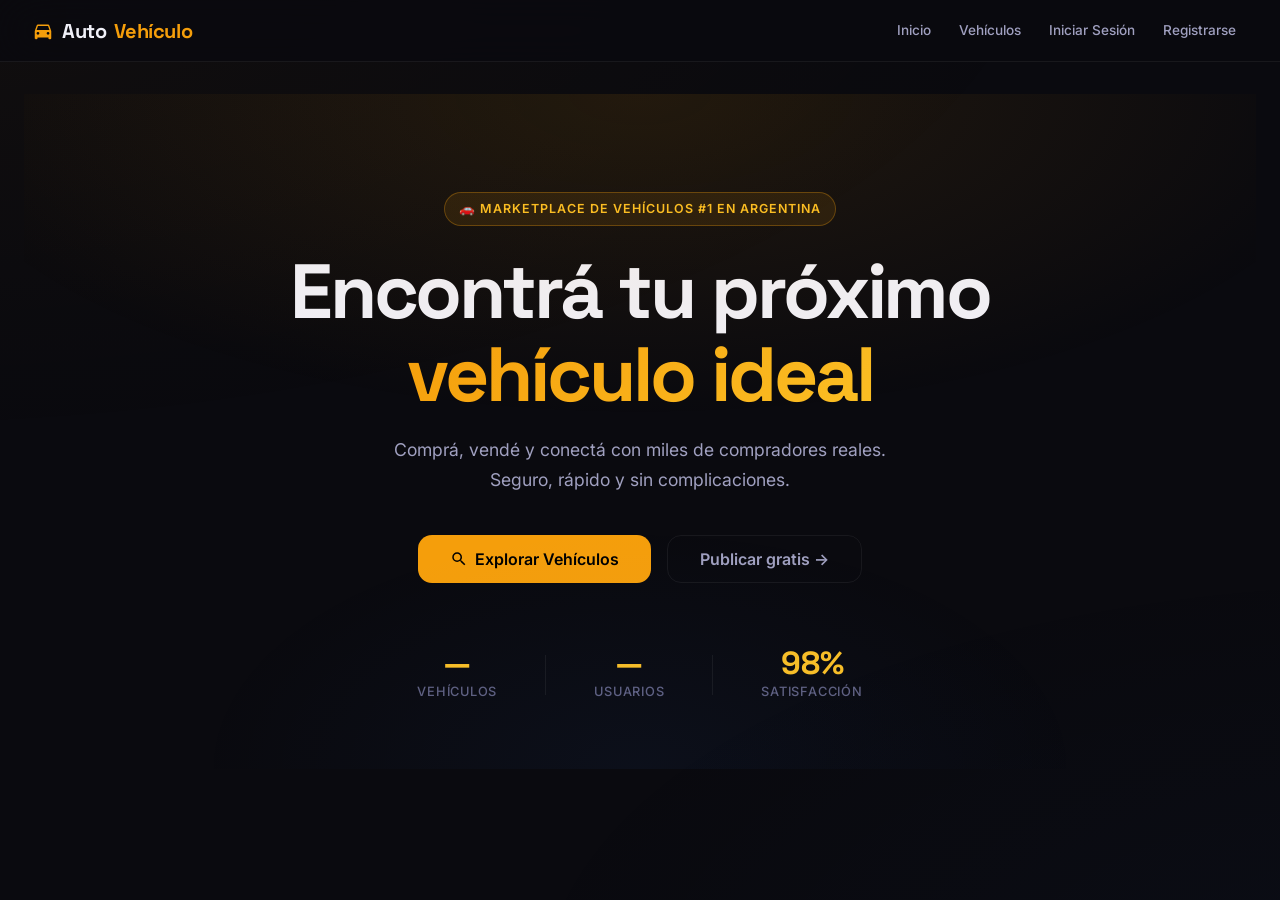
<file: public/index.html>
<!DOCTYPE html>
<html lang="es">
<head>
  <meta charset="UTF-8">
  <meta name="viewport" content="width=device-width, initial-scale=1.0">
  <title>AutoVehículo Market — Comprá y Vendé tu Vehículo</title>
  <meta name="description" content="La plataforma más moderna para comprar y vender vehículos en Argentina. Publica gratis, chatea con vendedores y cierra negocios de forma segura.">
  <link rel="stylesheet" href="styles.css">
</head>
<body>

  <!-- NAVBAR -->
  <nav class="navbar">
    <div class="nav-brand" onclick="showSection('home')">
      <svg width="22" height="22" viewBox="0 0 24 24" fill="currentColor"><path d="M18.92 6.01C18.72 5.42 18.16 5 17.5 5h-11c-.66 0-1.21.42-1.42 1.01L3 12v8c0 .55.45 1 1 1h1c.55 0 1-.45 1-1v-1h12v1c0 .55.45 1 1 1h1c.55 0 1-.45 1-1v-8l-2.08-5.99zM6.5 16c-.83 0-1.5-.67-1.5-1.5S5.67 13 6.5 13s1.5.67 1.5 1.5S7.33 16 6.5 16zm11 0c-.83 0-1.5-.67-1.5-1.5s.67-1.5 1.5-1.5 1.5.67 1.5 1.5-.67 1.5-1.5 1.5zM5 11l1.5-4.5h11L19 11H5z"/></svg>
      Auto<span>Vehículo</span>
    </div>
    <div class="nav-links">
      <a onclick="showSection('home')" id="navHome">Inicio</a>
      <a onclick="showSection('vehicles')" id="navVehicles">Vehículos</a>
      <!-- Logged in only -->
      <a onclick="showSection('messages')" id="navMessages" style="display:none;">
        <svg width="16" height="16" viewBox="0 0 24 24" fill="currentColor"><path d="M20 2H4c-1.1 0-1.99.9-1.99 2L2 22l4-4h14c1.1 0 2-.9 2-2V4c0-1.1-.9-2-2-2z"/></svg>
        Mensajes
        <span id="messagesBadge" class="nav-badge" style="display:none;">0</span>
      </a>
      <a onclick="showSection('notifications')" id="navNotifications" style="display:none;">
        <svg width="16" height="16" viewBox="0 0 24 24" fill="currentColor"><path d="M12 22c1.1 0 2-.9 2-2h-4c0 1.1.89 2 2 2zm6-6v-5c0-3.07-1.64-5.64-4.5-6.32V4c0-.83-.67-1.5-1.5-1.5s-1.5.67-1.5 1.5v.68C7.63 5.36 6 7.92 6 11v5l-2 2v1h16v-1l-2-2z"/></svg>
        <span id="notificationsBadge" class="nav-badge" style="display:none;">0</span>
      </a>
      <a onclick="showSection('favorites')" id="navFavorites" style="display:none;">Favoritos</a>
      <a onclick="showSection('my-vehicles')" id="navMyVehicles" style="display:none;">Mis Anuncios</a>
      <a onclick="showSection('publish')" id="navPublish" style="display:none;">+ Publicar</a>
      <a onclick="showSection('profile')" id="navProfile" style="display:none;">
        <svg width="16" height="16" viewBox="0 0 24 24" fill="currentColor"><path d="M12 12c2.21 0 4-1.79 4-4s-1.79-4-4-4-4 1.79-4 4 1.79 4 4 4zm0 2c-2.67 0-8 1.34-8 4v2h16v-2c0-2.66-5.33-4-8-4z"/></svg>
      </a>
      <a onclick="showSection('admin')" id="navAdmin" style="display:none;">Admin</a>
      <a onclick="logout()" id="navLogout" style="display:none;">Salir</a>
      <!-- Logged out only -->
      <a onclick="showSection('login')" id="navLogin">Iniciar Sesión</a>
      <a onclick="showSection('register')" id="navRegister">Registrarse</a>
    </div>
  </nav>

  <div class="container">

    <!-- HOME -->
    <section id="home" class="section">
      <div class="hero fade-in">
        <div class="hero-tag">🚗 Marketplace de Vehículos #1 en Argentina</div>
        <h1>Encontrá tu próximo<br><em>vehículo ideal</em></h1>
        <p>Comprá, vendé y conectá con miles de compradores reales. Seguro, rápido y sin complicaciones.</p>
        <div class="hero-actions">
          <button class="btn btn-primary btn-lg" onclick="showSection('vehicles')">
            <svg width="18" height="18" viewBox="0 0 24 24" fill="currentColor"><path d="M15.5 14h-.79l-.28-.27A6.471 6.471 0 0 0 16 9.5 6.5 6.5 0 1 0 9.5 16c1.61 0 3.09-.59 4.23-1.57l.27.28v.79l5 4.99L20.49 19l-4.99-5zm-6 0C7.01 14 5 11.99 5 9.5S7.01 5 9.5 5 14 7.01 14 9.5 11.99 14 9.5 14z"/></svg>
            Explorar Vehículos
          </button>
          <button class="btn btn-ghost btn-lg" onclick="showSection('publish')">Publicar gratis →</button>
        </div>
        <div class="hero-stats">
          <div class="stat">
            <div class="stat-value" id="statVehicles">—</div>
            <div class="stat-label">Vehículos</div>
          </div>
          <div class="hero-divider"></div>
          <div class="stat">
            <div class="stat-value" id="statUsers">—</div>
            <div class="stat-label">Usuarios</div>
          </div>
          <div class="hero-divider"></div>
          <div class="stat">
            <div class="stat-value">98%</div>
            <div class="stat-label">Satisfacción</div>
          </div>
        </div>
      </div>
    </section>

    <!-- LOGIN -->
    <section id="login" class="section" style="display:none;">
      <div class="form-container fade-in">
        <h2>¡Bienvenido de nuevo!</h2>
        <p class="subtitle">Ingresá tus credenciales para continuar</p>
        <form onsubmit="handleLogin(event)">
          <div class="form-group">
            <label>Correo electrónico</label>
            <input type="email" id="loginEmail" placeholder="tu@email.com" required autocomplete="email">
          </div>
          <div class="form-group">
            <label>Contraseña</label>
            <input type="password" id="loginPassword" placeholder="••••••••" required autocomplete="current-password">
          </div>
          <button type="submit" class="btn btn-primary" style="width:100%;margin-top:0.5rem;" id="loginBtn">Iniciar Sesión</button>
        </form>
        <p class="form-footer" style="text-align:center;margin-top:1.25rem;color:var(--text-2);font-size:0.88rem;">¿No tenés cuenta? <a onclick="showSection('register')" style="color:var(--primary-light);cursor:pointer;font-weight:600;">Registrarse</a></p>
      </div>
    </section>

    <!-- REGISTER -->
    <section id="register" class="section" style="display:none;">
      <div class="form-container fade-in">
        <h2>Crear cuenta</h2>
        <p class="subtitle">Únete gratis y empezá a publicar hoy</p>
        <form onsubmit="handleRegister(event)">
          <div class="form-group">
            <label>Nombre de usuario</label>
            <input type="text" id="registerUsername" placeholder="Tu nombre" required autocomplete="username">
          </div>
          <div class="form-group">
            <label>Correo electrónico</label>
            <input type="email" id="registerEmail" placeholder="tu@email.com" required autocomplete="email">
          </div>
          <div class="form-group">
            <label>Contraseña</label>
            <input type="password" id="registerPassword" placeholder="Mínimo 6 caracteres" required autocomplete="new-password">
          </div>
          <button type="submit" class="btn btn-primary" style="width:100%;margin-top:0.5rem;" id="registerBtn">Crear Cuenta</button>
        </form>
        <p style="text-align:center;margin-top:1.25rem;color:var(--text-2);font-size:0.88rem;">¿Ya tenés cuenta? <a onclick="showSection('login')" style="color:var(--primary-light);cursor:pointer;font-weight:600;">Iniciar sesión</a></p>
      </div>
    </section>

    <!-- VEHICLES -->
    <section id="vehicles" class="section" style="display:none;">
      <div class="search-section">
        <div class="search-bar">
          <svg viewBox="0 0 24 24" fill="currentColor"><path d="M15.5 14h-.79l-.28-.27A6.471 6.471 0 0 0 16 9.5 6.5 6.5 0 1 0 9.5 16c1.61 0 3.09-.59 4.23-1.57l.27.28v.79l5 4.99L20.49 19l-4.99-5zm-6 0C7.01 14 5 11.99 5 9.5S7.01 5 9.5 5 14 7.01 14 9.5 11.99 14 9.5 14z"/></svg>
          <input type="text" id="searchInput" placeholder="Buscar por marca, modelo o título..." oninput="handleSearch(this.value)">
        </div>
        <button class="btn btn-secondary" onclick="toggleFilters()">
          <svg width="16" height="16" viewBox="0 0 24 24" fill="currentColor"><path d="M4.25 5.61C6.27 8.2 10 13 10 13v6c0 .55.45 1 1 1h2c.55 0 1-.45 1-1v-6s3.72-4.8 5.74-7.39A1 1 0 0 0 18.95 4H5.04a1 1 0 0 0-.79 1.61z"/></svg>
          Filtros
        </button>
      </div>
      <div class="filters-panel" id="filtersPanel">
        <div class="form-row" style="margin-bottom:0.75rem;">
          <div class="form-group">
            <label>Marca</label>
            <select id="filterBrand" onchange="applyFilters()">
              <option value="">Todas</option>
            </select>
          </div>
          <div class="form-group">
            <label>Precio máximo</label>
            <input type="number" id="filterMaxPrice" placeholder="Sin límite" oninput="applyFilters()">
          </div>
          <div class="form-group">
            <label>Combustible</label>
            <select id="filterFuel" onchange="applyFilters()">
              <option value="">Todos</option>
              <option>Gasolina</option>
              <option>Diesel</option>
              <option>Eléctrico</option>
              <option>Híbrido</option>
            </select>
          </div>
        </div>
        <button class="btn btn-ghost btn-sm" onclick="clearFilters()">Limpiar filtros</button>
      </div>
      <div style="display:flex;align-items:center;justify-content:space-between;margin-bottom:1.25rem;">
        <h2 style="font-family:'Space Grotesk',sans-serif;font-size:1.25rem;font-weight:700;">Todos los Vehículos</h2>
        <span id="vehiclesCount" style="color:var(--text-3);font-size:0.85rem;"></span>
      </div>
      <div id="vehiclesList" class="vehicles-grid"></div>
      <div id="vehiclesPagination" class="pagination" style="text-align:center;margin-top:2rem;"></div>
    </section>

    <!-- VEHICLE DETAIL -->
    <section id="vehicle-detail" class="section" style="display:none;">
      <div id="vehicleDetailContent" class="fade-in"></div>
    </section>

    <!-- PUBLISH -->
    <section id="publish" class="section" style="display:none;">
      <div class="form-container fade-in" style="max-width:680px;">
        <h2>Publicar Vehículo</h2>
        <p class="subtitle">Completá los datos de tu vehículo</p>
        <form onsubmit="handlePublish(event)">
          <div class="form-group">
            <label>Título del anuncio *</label>
            <input type="text" id="publishTitle" placeholder="Ej: Toyota Corolla 2023 impecable" required>
          </div>
          <div class="form-row">
            <div class="form-group">
              <label>Marca *</label>
              <select id="publishBrand" required onchange="updatePublishModels()">
                <option value="">Seleccionar marca</option>
              </select>
            </div>
            <div class="form-group">
              <label>Modelo *</label>
              <select id="publishModel" required>
                <option value="">Seleccionar modelo</option>
              </select>
            </div>
          </div>
          <div class="form-row">
            <div class="form-group">
              <label>Año *</label>
              <input type="number" id="publishYear" placeholder="2023" required min="1900" max="2026">
            </div>
            <div class="form-group">
              <label>Precio (USD) *</label>
              <input type="number" id="publishPrice" placeholder="25000" required min="0">
            </div>
          </div>
          <div class="form-row">
            <div class="form-group">
              <label>Kilometraje</label>
              <input type="number" id="publishMileage" placeholder="0 km" min="0">
            </div>
            <div class="form-group">
              <label>Combustible</label>
              <select id="publishFuel">
                <option value="">Seleccionar</option>
                <option value="Gasolina">Gasolina</option>
                <option value="Diesel">Diesel</option>
                <option value="Eléctrico">Eléctrico</option>
                <option value="Híbrido">Híbrido</option>
              </select>
            </div>
          </div>
          <div class="form-row">
            <div class="form-group">
              <label>Transmisión</label>
              <select id="publishTransmission">
                <option value="">Seleccionar</option>
                <option value="Manual">Manual</option>
                <option value="Automático">Automático</option>
                <option value="Automático CVT">Automático CVT</option>
                <option value="Automático DSG">Automático DSG</option>
              </select>
            </div>
            <div class="form-group">
              <label>Ciudad</label>
              <input type="text" id="publishCity" placeholder="Ej: Buenos Aires">
            </div>
          </div>
          <div class="form-group">
            <label>Imágenes (hasta 5)</label>
            <div class="image-upload-area" id="imageUploadArea">
              <div class="upload-placeholder" onclick="document.getElementById('imageInput').click()">
                <svg width="40" height="40" viewBox="0 0 24 24" fill="var(--text-3)"><path d="M21 19V5c0-1.1-.9-2-2-2H5c-1.1 0-2 .9-2 2v14c0 1.1.9 2 2 2h14c1.1 0 2-.9 2-2zM8.5 13.5l2.5 3.01L14.5 12l4.5 6H5l3.5-4.5z"/></svg>
                <p>Hacé clic o arrastrá imágenes aquí</p>
              </div>
              <input type="file" id="imageInput" accept="image/*" multiple style="display:none" onchange="handleImageSelect(event)">
            </div>
            <div id="imagePreview" class="image-preview-grid"></div>
          </div>
          <div class="form-group">
            <label>Descripción</label>
            <textarea id="publishDescription" rows="4" placeholder="Describí el estado del vehículo, extras, historial de servicio..."></textarea>
          </div>
          <button type="submit" class="btn btn-primary" style="width:100%;" id="publishBtn">Publicar Vehículo</button>
        </form>
      </div>
    </section>

    <!-- MY VEHICLES -->
    <section id="my-vehicles" class="section" style="display:none;">
      <div style="display:flex;align-items:center;justify-content:space-between;margin-bottom:1.5rem;">
        <h2 style="font-family:'Space Grotesk',sans-serif;font-size:1.4rem;font-weight:700;">Mis Publicaciones</h2>
        <button class="btn btn-primary" onclick="showSection('publish')">
          <svg width="16" height="16" viewBox="0 0 24 24" fill="currentColor"><path d="M19 13h-6v6h-2v-6H5v-2h6V5h2v6h6v2z"/></svg>
          Nuevo anuncio
        </button>
      </div>
      <div id="statsDashboard" class="stats-dashboard"></div>
      <div id="myVehiclesList" class="vehicles-grid"></div>
    </section>

    <!-- FAVORITES -->
    <section id="favorites" class="section" style="display:none;">
      <h2 style="font-family:'Space Grotesk',sans-serif;font-size:1.4rem;font-weight:700;margin-bottom:1.5rem;">Mis Favoritos</h2>
      <div id="favoritesList" class="vehicles-grid"></div>
    </section>

    <!-- MESSAGES -->
    <section id="messages" class="section" style="display:none;">
      <div class="messages-container">
        <div class="conversations-list" id="conversationsList">
          <h3>Mensajes</h3>
          <div id="conversationsListContent"></div>
        </div>
        <div class="chat-view" id="chatView">
          <div class="chat-empty">
            <svg viewBox="0 0 24 24" fill="currentColor"><path d="M20 2H4c-1.1 0-1.99.9-1.99 2L2 22l4-4h14c1.1 0 2-.9 2-2V4c0-1.1-.9-2-2-2zm-2 12H6v-2h12v2zm0-3H6V9h12v2zm0-3H6V6h12v2z"/></svg>
            <p>Seleccioná una conversación</p>
          </div>
        </div>
      </div>
    </section>

    <!-- NOTIFICATIONS -->
    <section id="notifications" class="section" style="display:none;">
      <div style="display:flex;align-items:center;justify-content:space-between;margin-bottom:1.5rem;">
        <h2 style="font-family:'Space Grotesk',sans-serif;font-size:1.4rem;font-weight:700;">Notificaciones</h2>
        <button class="btn btn-ghost btn-sm" onclick="markAllRead()">Marcar todas como leídas</button>
      </div>
      <div id="notificationsList" style="background:var(--dark-2);border:1px solid var(--border);border-radius:var(--radius-lg);overflow:hidden;"></div>
    </section>

    <!-- PROFILE -->
    <section id="profile" class="section" style="display:none;">
      <div class="profile-container fade-in" style="max-width:900px;margin:0 auto;">
        <div class="profile-header" id="profileHeader"></div>
        <div class="profile-content" style="grid-template-columns:1fr 1fr;gap:1.5rem;display:grid;">
          <div id="profileForm"></div>
          <div>
            <div class="profile-vehicles" id="profileVehicles" style="background:var(--dark-2);border:1px solid var(--border);border-radius:var(--radius-lg);padding:1.25rem;margin-bottom:1rem;">
              <h3 style="font-size:0.95rem;font-weight:700;margin-bottom:1rem;">Sus vehículos</h3>
              <div id="profileVehiclesList" class="profile-vehicles-list"></div>
            </div>
            <div class="profile-reviews" id="profileReviews" style="background:var(--dark-2);border:1px solid var(--border);border-radius:var(--radius-lg);padding:1.25rem;">
              <h3 style="font-size:0.95rem;font-weight:700;margin-bottom:1rem;">Reseñas</h3>
              <div id="profileReviewsList"></div>
            </div>
          </div>
        </div>
      </div>
    </section>

    <!-- ADMIN -->
    <section id="admin" class="section" style="display:none;">
      <h2 style="font-family:'Space Grotesk',sans-serif;font-size:1.4rem;font-weight:700;margin-bottom:1.5rem;">Panel de Administración</h2>
      <div id="adminStats" class="admin-stats"></div>
      <div class="admin-tabs">
        <button class="admin-tab active" onclick="showAdminTab('reports')">Reportes</button>
        <button class="admin-tab" onclick="showAdminTab('users')">Usuarios</button>
      </div>
      <div id="adminContent"></div>
    </section>

  </div><!-- /container -->

  <!-- EDIT VEHICLE MODAL -->
  <div id="editVehicleModal" class="modal" style="display:none;">
    <div class="modal-content" style="width:600px;max-width:95vw;">
      <div class="modal-header">
        <h3>Editar Publicación</h3>
        <button class="modal-close" onclick="closeEditModal()">&times;</button>
      </div>
      <div class="modal-body" style="max-height:80vh;overflow-y:auto;">
        <form onsubmit="handleEditVehicle(event)">
          <input type="hidden" id="editVehicleId">
          <div class="form-group">
            <label>Título *</label>
            <input type="text" id="editTitle" required>
          </div>
          <div class="form-row">
            <div class="form-group">
              <label>Precio (USD) *</label>
              <input type="number" id="editPrice" required min="0">
            </div>
            <div class="form-group">
              <label>Kilometraje</label>
              <input type="number" id="editMileage" min="0">
            </div>
          </div>
          <div class="form-row">
            <div class="form-group">
              <label>Combustible</label>
              <select id="editFuel">
                <option value="">Seleccionar</option>
                <option>Gasolina</option><option>Diesel</option><option>Eléctrico</option><option>Híbrido</option>
              </select>
            </div>
            <div class="form-group">
              <label>Transmisión</label>
              <select id="editTransmission">
                <option value="">Seleccionar</option>
                <option>Manual</option><option>Automático</option><option>Automático CVT</option><option>Automático DSG</option>
              </select>
            </div>
          </div>
          <div class="form-row">
            <div class="form-group">
              <label>Ciudad</label>
              <input type="text" id="editCity" placeholder="Ej: Buenos Aires">
            </div>
            <div class="form-group">
              <label>Estado</label>
              <select id="editStatus">
                <option value="active">Activo</option>
                <option value="sold">Vendido</option>
                <option value="paused">Pausado</option>
              </select>
            </div>
          </div>
          <div class="form-group">
            <label>Descripción</label>
            <textarea id="editDescription" rows="4"></textarea>
          </div>
          <div style="display:flex;gap:0.75rem;">
            <button type="submit" class="btn btn-primary" style="flex:1" id="editVehicleBtn">Guardar cambios</button>
            <button type="button" class="btn btn-ghost" onclick="closeEditModal()">Cancelar</button>
          </div>
        </form>
      </div>
    </div>
  </div>

  <!-- REPORT MODAL -->
  <div id="reportModal" class="modal" style="display:none;">
    <div class="modal-content">
      <div class="modal-header">
        <h3>Reportar publicación</h3>
        <button class="modal-close" onclick="closeReportModal()">&times;</button>
      </div>
      <div class="modal-body">
        <div class="form-group">
          <label>Motivo *</label>
          <select id="reportReason" required>
            <option value="">Seleccionar motivo</option>
            <option value="spam">Spam</option>
            <option value="precio_falso">Precio falso o engañoso</option>
            <option value="no_disponible">Vehículo no disponible</option>
            <option value="inapropiado">Contenido inapropiado</option>
            <option value="otro">Otro</option>
          </select>
        </div>
        <div class="form-group">
          <label>Descripción adicional</label>
          <textarea id="reportDescription" rows="3" placeholder="Agregá más detalles..."></textarea>
        </div>
        <button class="btn btn-danger" style="width:100%;" onclick="submitReport()">Enviar reporte</button>
      </div>
    </div>
  </div>

  <!-- RATE MODAL -->
  <div id="rateModal" class="modal" style="display:none;">
    <div class="modal-content">
      <div class="modal-header">
        <h3>Calificar vendedor</h3>
        <button class="modal-close" onclick="closeRateModal()">&times;</button>
      </div>
      <div class="modal-body">
        <div class="form-group">
          <label>Estrellas</label>
          <div class="star-rating" id="starRating">
            <span class="star" data-value="1">★</span>
            <span class="star" data-value="2">★</span>
            <span class="star" data-value="3">★</span>
            <span class="star" data-value="4">★</span>
            <span class="star" data-value="5">★</span>
          </div>
        </div>
        <div class="form-group">
          <label>Reseña (opcional)</label>
          <textarea id="rateReview" rows="3" placeholder="Compartí tu experiencia..."></textarea>
        </div>
        <button class="btn btn-primary" style="width:100%;" onclick="submitRating()">Enviar calificación</button>
      </div>
    </div>
  </div>

  <div id="toast" class="toast"></div>
  <div id="modalOverlay" class="modal-overlay" style="display:none;" onclick="closeAllModals()"></div>

  <script src="app.js"></script>
</body>
</html>
</file>
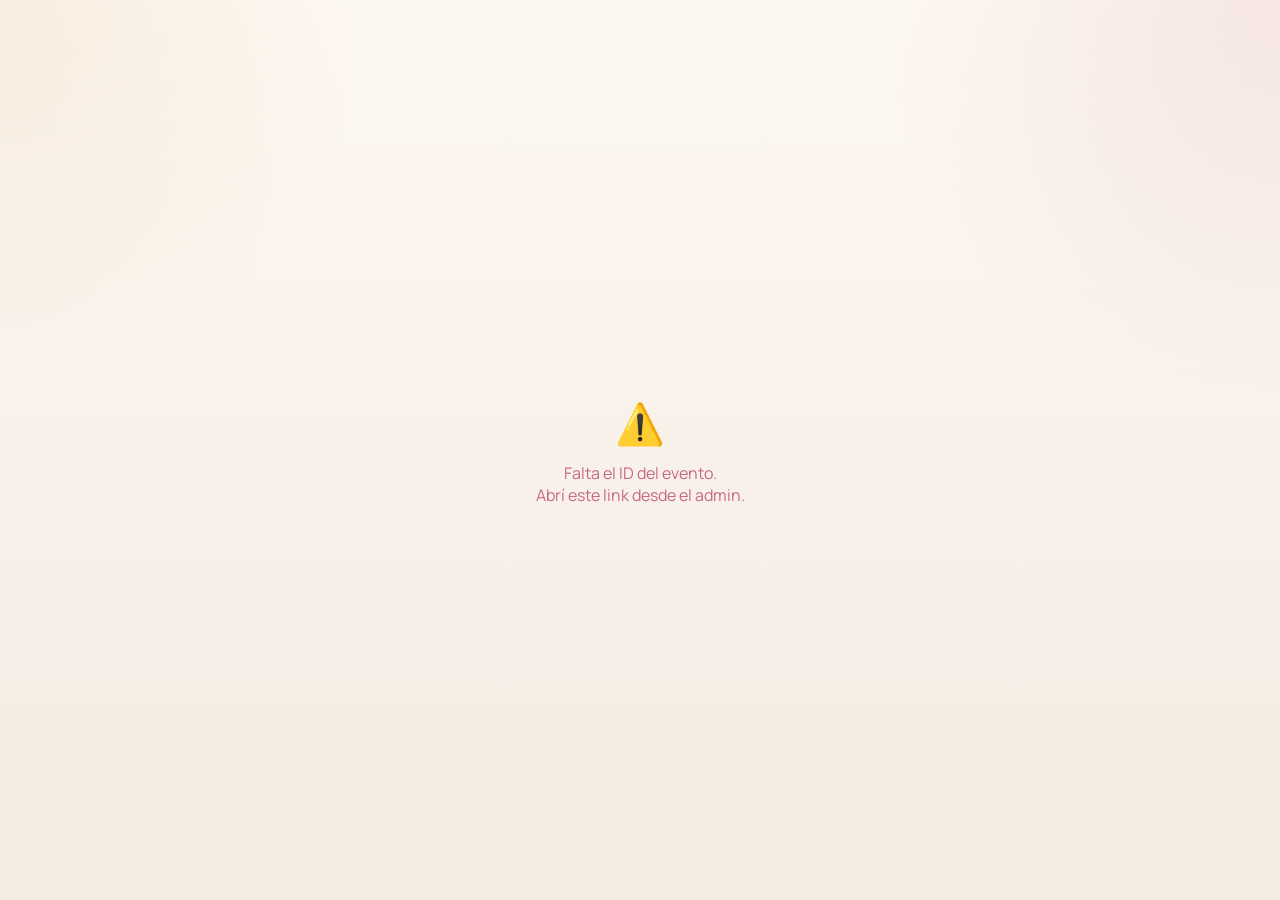
<file: guest.html>
<!DOCTYPE html>
<html lang="es">
<head>
<meta charset="UTF-8"/>
<meta name="viewport" content="width=device-width, initial-scale=1.0, maximum-scale=1.0, user-scalable=no"/>
<link rel="icon" href="/favicon.ico" sizes="any"/>
<link rel="icon" type="image/png" sizes="192x192" href="/favicon-192.png"/>
<link rel="apple-touch-icon" href="/apple-touch-icon.png"/>
<title>EventWall</title>
<link href="https://fonts.googleapis.com/css2?family=Manrope:wght@400;500;600;700;800&family=Sora:wght@600;700;800&family=Playfair+Display:wght@600;700&family=Bebas+Neue&family=Pacifico&family=Oswald:wght@400;500;600;700&display=swap" rel="stylesheet"/>
<style>
/* ── RESET & BASE ───────────────────────────────────────────── */
*,*::before,*::after{box-sizing:border-box;margin:0;padding:0}
html,body{width:100%;overflow-x:hidden;-webkit-text-size-adjust:100%}

:root{
  --pink:#c56a7e; --pink-light:rgba(197,106,126,0.12); --pink-border:rgba(197,106,126,0.24);
  --dark:#211b2f; --surface:#fffdfa; --surface2:#f7efe7;
  --border:#e9ddd1; --text:#241f1d; --muted:#7e6d67;
  --bg:
    radial-gradient(circle at top right, rgba(197,106,126,0.12), transparent 26%),
    radial-gradient(circle at left top, rgba(216,162,94,0.12), transparent 24%),
    linear-gradient(180deg, #fdf8f2 0%, #f4ebe2 100%);
  --gold:#d7a364; --shadow-soft:0 18px 44px rgba(33,27,47,0.10);
  --shadow-card:0 22px 50px rgba(33,27,47,0.08);
  --radius:22px; --radius-sm:16px;
}

body{
  font-family:'Manrope',sans-serif;
  background:var(--bg);
  color:var(--text);
  min-height:100vh;
}

/* ── HERO ───────────────────────────────────────────────────── */
.hero{
  background:
    radial-gradient(circle at top right, rgba(216,162,94,0.24), transparent 24%),
    radial-gradient(circle at left center, rgba(197,106,126,0.24), transparent 30%),
    linear-gradient(135deg, #20192d 0%, #2c243a 52%, #3a2d3c 100%);
  padding:42px 24px 94px;
  position:relative;
  overflow:hidden;
}
.hero::before{
  content:'';position:absolute;top:-80px;right:-60px;
  width:240px;height:240px;
  background:radial-gradient(circle,rgba(197,106,126,0.34),transparent 70%);
  pointer-events:none;
}
.hero::after{
  content:'';position:absolute;left:-12%;bottom:-90px;width:72%;height:180px;
  background:radial-gradient(circle,rgba(255,255,255,0.08),transparent 68%);
  pointer-events:none;
}
.hero-logo{
  font-size:11px;font-weight:700;letter-spacing:3px;
  text-transform:uppercase;color:#f5c9d5;margin-bottom:18px;
  display:flex;align-items:center;gap:6px;
}
.hero-logo::before{
  content:'';width:18px;height:2px;background:#f5c9d5;
}
.hero-name{
  font-family:'Sora',sans-serif;font-size:34px;font-weight:700;
  color:#fff;line-height:1.1;margin-bottom:10px;letter-spacing:-0.04em;
}
.hero-sub{
  font-size:15px;color:rgba(255,246,240,0.74);margin-bottom:24px;
}
.hero-pill{
  display:inline-flex;align-items:center;gap:8px;
  background:rgba(255,255,255,0.10);
  border:1px solid rgba(255,255,255,0.16);
  box-shadow:inset 0 1px 0 rgba(255,255,255,0.08);
  padding:10px 18px;border-radius:999px;
  font-size:14px;color:rgba(255,249,245,0.94);font-weight:600;
}

/* ── STATS ──────────────────────────────────────────────────── */
/* ── MAIN CONTENT ───────────────────────────────────────────── */
.content{
  padding:24px 16px 40px;max-width:920px;margin:-42px auto 0;
  background:rgba(255,250,245,0.84);border:1px solid rgba(255,255,255,0.7);
  box-shadow:0 30px 70px rgba(33,27,47,0.12);
  backdrop-filter:blur(16px);border-radius:30px 30px 0 0;position:relative;
}
.content::before{
  content:'';position:absolute;inset:18px 18px auto 18px;height:1px;
  background:linear-gradient(90deg,transparent,rgba(197,106,126,0.22),transparent);
}

/* NAME INPUT */
.name-block{margin-bottom:16px}
.label{
  font-size:12px;font-weight:800;color:#9f7f78;
  text-transform:uppercase;letter-spacing:0.8px;margin-bottom:10px;
  display:block;
}
.field-hint{font-size:12px;color:rgba(126,109,103,0.88);margin-top:9px;line-height:1.5}
.input{
  width:100%;padding:16px;
  background:rgba(255,255,255,0.96);border:1.5px solid var(--border);
  border-radius:var(--radius-sm);color:var(--text);
  font-size:17px;font-family:'Manrope',sans-serif;
  outline:none;transition:border-color 0.2s,box-shadow 0.2s,transform 0.2s;
  box-shadow:0 8px 24px rgba(33,27,47,0.05);
  -webkit-appearance:none;
}
.input:focus{border-color:var(--pink);box-shadow:0 0 0 4px rgba(197,106,126,0.10),0 12px 28px rgba(33,27,47,0.08);transform:translateY(-1px)}

/* TYPE TABS */
.tabs-wrap{
  position:relative;margin-bottom:18px;padding:10px;
  background:rgba(255,255,255,0.56);border:1px solid rgba(233,221,209,0.9);
  border-radius:24px;box-shadow:0 18px 34px rgba(33,27,47,0.06);
}
.tabs-wrap::after{
  content:'';position:absolute;top:0;right:0;
  width:56px;height:100%;
  background:linear-gradient(to right,transparent,rgba(255,250,245,0.98) 80%);
  pointer-events:none;transition:opacity 0.3s;z-index:2;
  border-radius:0 24px 24px 0;
}
.tabs-wrap.at-end::after{opacity:0}
.type-tabs{
  display:flex;gap:6px;overflow-x:auto;padding-bottom:6px;
  scrollbar-width:none;-webkit-overflow-scrolling:touch;
  margin-bottom:0;
}
.type-tabs::-webkit-scrollbar{display:none}
.tab-btn{
  flex-shrink:0;display:flex;flex-direction:column;align-items:center;
  gap:6px;padding:13px 15px;min-width:76px;
  background:rgba(255,255,255,0.94);border:1.5px solid rgba(233,221,209,0.92);
  border-radius:var(--radius-sm);cursor:pointer;
  transition:border-color 0.2s,background 0.2s,transform 0.2s,box-shadow 0.2s;-webkit-appearance:none;
  font-family:'Manrope',sans-serif;
  box-shadow:0 10px 22px rgba(33,27,47,0.05);
}
.tab-btn .ico{font-size:24px;line-height:1}
.tab-btn .lbl{font-size:11px;font-weight:700;color:var(--muted);white-space:nowrap}
.tab-btn:hover{transform:translateY(-1px);box-shadow:0 14px 26px rgba(33,27,47,0.08)}
.tab-btn.active{border-color:rgba(197,106,126,0.28);background:linear-gradient(180deg,rgba(255,247,244,1) 0%,rgba(251,236,239,1) 100%)}
.tab-btn.active .lbl{color:var(--pink)}
#wish-btn:disabled{opacity:0.45;cursor:not-allowed;pointer-events:none}

.section-head{display:flex;flex-direction:column;align-items:flex-start;justify-content:space-between;gap:8px;margin-bottom:16px}
.section-title{font-family:'Sora',sans-serif;font-size:20px;font-weight:700;line-height:1.05;color:var(--text);letter-spacing:-0.03em}
.section-copy{font-size:14px;color:var(--muted);line-height:1.55;margin-top:6px;max-width:42rem}

/* ── FORM SECTIONS ──────────────────────────────────────────── */
.section{
  display:none;animation:secFadeIn 0.28s ease;
  background:rgba(255,255,255,0.56);border:1px solid rgba(233,221,209,0.8);
  border-radius:28px;padding:18px;box-shadow:0 20px 36px rgba(33,27,47,0.05);
  margin-bottom:16px;
}
.section.active{display:block}
@keyframes secFadeIn{from{opacity:0;transform:translateY(8px)}to{opacity:1;transform:translateY(0)}}

/* PHOTO */
.upload-zone{
  width:100%;min-height:160px;
  border:2px dashed rgba(197,106,126,0.22);border-radius:var(--radius);
  display:flex;flex-direction:column;align-items:center;
  justify-content:center;gap:6px;cursor:pointer;
  background:linear-gradient(180deg,#fffdfa 0%,#fbf4ec 100%);transition:border-color 0.2s,background 0.2s,transform 0.2s,box-shadow 0.2s;margin-bottom:12px;
  -webkit-tap-highlight-color:transparent;
}
.upload-zone:active,.upload-zone:hover{border-color:var(--pink);background:linear-gradient(180deg,#fff9f7 0%,#f9ece7 100%);transform:translateY(-1px);box-shadow:0 16px 34px rgba(197,106,126,0.10)}
.upload-zone.has-file{border-style:solid;background:linear-gradient(135deg,#fffdfa 0%,#fff1f2 100%);border-color:rgba(197,106,126,0.28);box-shadow:0 18px 38px rgba(197,106,126,0.12)}
.upload-zone .uz-ico{font-size:44px;margin-bottom:2px}
.upload-zone .uz-txt{font-size:16px;font-weight:700;color:var(--text)}
.upload-zone .uz-sub{font-size:12px;color:var(--muted)}
.photo-meta{
  display:none;align-items:center;justify-content:space-between;gap:12px;
  background:linear-gradient(135deg,#fffdfa 0%,#fff1f2 100%);
  border:1px solid rgba(197,106,126,0.18);border-radius:var(--radius-sm);
  padding:13px 14px;margin-bottom:12px;box-shadow:0 14px 28px rgba(197,106,126,0.09)
}
.photo-meta.show{display:flex}
.photo-meta-main{display:flex;align-items:center;gap:12px;min-width:0}
.photo-meta-ico{
  width:42px;height:42px;border-radius:12px;background:rgba(197,106,126,0.12);
  color:var(--pink);display:flex;align-items:center;justify-content:center;font-size:20px;flex-shrink:0
}
.photo-meta-copy{min-width:0}
.photo-meta-title{font-size:14px;font-weight:700;color:var(--text);white-space:nowrap;overflow:hidden;text-overflow:ellipsis}
.photo-meta-sub{font-size:12px;color:var(--muted);margin-top:2px}
.photo-meta-badge{
  flex-shrink:0;padding:7px 10px;border-radius:999px;background:rgba(197,106,126,0.1);
  color:var(--pink);font-size:11px;font-weight:800;letter-spacing:0.2px
}
.photo-meta-badge.ready{background:rgba(197,106,126,0.1);color:var(--pink)}

.orient-warn{
  background:#fef3c7;border:1px solid #f59e0b;border-radius:var(--radius-sm);
  padding:12px 14px;font-size:13px;color:#92400e;
  display:none;align-items:center;gap:10px;margin-bottom:10px;
}
.orient-warn.show{display:flex}

.canvas-wrap{
  position:relative;width:100%;margin-bottom:12px;display:none;
  background:linear-gradient(180deg,#fffdfa 0%,#fdf2ee 100%);
  border:1px solid rgba(197,106,126,0.16);
  border-radius:var(--radius);
  padding:10px;
  min-height:220px;
  max-height:58vh;
  overflow:hidden;
  box-shadow:0 18px 36px rgba(33,27,47,0.06);
}
.canvas-wrap canvas{
  width:100%;
  height:auto;
  max-height:calc(58vh - 20px);
  object-fit:contain;
  border-radius:calc(var(--radius) - 4px);
  display:block;
  margin:0 auto;
  background:#fff;
}
.remove-photo{
  position:absolute;top:8px;right:8px;
  background:rgba(0,0,0,0.6);color:#fff;border:none;
  border-radius:50%;width:32px;height:32px;font-size:16px;
  cursor:pointer;display:flex;align-items:center;justify-content:center;
}

/* PICKER SECTION (frames, filters, stickers) */
.picker-section{
  background:rgba(255,255,255,0.9);border:1px solid rgba(233,221,209,0.95);
  border-radius:var(--radius-sm);padding:14px;
  margin-bottom:10px;display:none;
  box-shadow:0 14px 28px rgba(33,27,47,0.05);
}
.picker-title{
  font-size:11px;font-weight:700;color:var(--muted);
  text-transform:uppercase;letter-spacing:0.8px;margin-bottom:10px;
}
.frames-row,.filter-row{
  display:flex;gap:8px;overflow-x:auto;padding-bottom:4px;
  -webkit-overflow-scrolling:touch;scrollbar-width:none;
}
.frames-row::-webkit-scrollbar,.filter-row::-webkit-scrollbar{display:none}
.frame-cats{display:flex;gap:6px;margin-bottom:8px;flex-wrap:wrap}
.frame-cat{
  padding:4px 10px;border-radius:20px;font-size:11px;font-weight:700;
  border:1.5px solid var(--border);background:var(--surface2);
  color:var(--muted);cursor:pointer;transition:all 0.18s;white-space:nowrap;
  -webkit-appearance:none;
}
.frame-cat.active{background:var(--pink);border-color:var(--pink);color:#fff}
.frame-card{
  flex-shrink:0;display:flex;flex-direction:column;align-items:center;
  gap:4px;cursor:pointer;
}
.frame-card img,.frame-card canvas,.filter-opt canvas{
  width:64px;height:64px;border-radius:8px;
  border:2px solid var(--border);object-fit:cover;display:block;
}
.frame-card.active img,.frame-card.active canvas{border-color:var(--pink)}
.frame-card .fname,.filter-name{
  font-size:9px;font-weight:600;color:var(--muted);
  white-space:nowrap;text-align:center;
}
.frame-card.active .fname{color:var(--pink)}
.filter-opt{flex-shrink:0;cursor:pointer;border-radius:8px;border:2px solid var(--border);overflow:hidden;transition:all 0.2s}
.filter-opt.active{border-color:var(--pink)}
.filter-opt canvas{width:64px;height:64px}
.filter-name{padding:3px 2px;background:var(--surface2)}
.filter-opt.active .filter-name{color:var(--pink)}

.sticker-grid{display:flex;flex-wrap:wrap;gap:6px}
.sticker-btn{
  width:40px;height:40px;border-radius:8px;
  border:1.5px solid var(--border);background:var(--surface2);
  font-size:22px;cursor:pointer;display:flex;
  align-items:center;justify-content:center;transition:all 0.2s;
  -webkit-appearance:none;
}
.sticker-btn.active{border-color:var(--pink);background:var(--pink-light)}

.caption-input{margin-top:10px}

/* MESSAGE */
.textarea{
  width:100%;padding:16px;
  background:rgba(255,255,255,0.96);border:1.5px solid var(--border);
  border-radius:var(--radius-sm);color:var(--text);
  font-size:17px;font-family:'Manrope',sans-serif;
  outline:none;transition:border-color 0.2s,box-shadow 0.2s,transform 0.2s;
  resize:none;height:130px;line-height:1.6;
  box-shadow:0 8px 24px rgba(33,27,47,0.05);
  -webkit-appearance:none;
}
.textarea:focus{border-color:var(--pink);box-shadow:0 0 0 4px rgba(197,106,126,0.10),0 12px 28px rgba(33,27,47,0.08);transform:translateY(-1px)}
.char-count{text-align:right;font-size:13px;color:var(--muted);margin-top:4px}

/* MESSAGE CUSTOMIZATION */
.msg-custom{
  background:rgba(255,255,255,0.94);border:1px solid rgba(233,221,209,0.95);
  border-radius:var(--radius-sm);padding:14px;margin-top:10px;
  box-shadow:0 14px 28px rgba(33,27,47,0.05);
}
.custom-row{margin-bottom:12px}
.custom-row:last-child{margin-bottom:0}
.custom-label{font-size:11px;font-weight:600;color:var(--muted);margin-bottom:6px;display:block}
.emoji-row,.size-row{display:flex;flex-wrap:wrap;gap:6px}
.emoji-opt{
  width:38px;height:38px;border-radius:8px;
  border:1.5px solid var(--border);background:var(--surface2);
  font-size:18px;cursor:pointer;display:flex;align-items:center;
  justify-content:center;-webkit-appearance:none;transition:all 0.2s;
}
.emoji-opt.active{border-color:var(--pink);background:var(--pink-light)}
.color-row{display:flex;flex-wrap:wrap;gap:8px}
.color-dot{
  width:30px;height:30px;border-radius:50%;
  border:2px solid transparent;cursor:pointer;transition:all 0.2s;
}
.color-dot.active{
  box-shadow:0 0 0 2px #fff,0 0 0 4px var(--pink);
  transform:scale(1.1);
}
.size-opt{
  padding:6px 14px;border-radius:8px;border:1.5px solid var(--border);
  background:var(--surface2);cursor:pointer;font-weight:700;
  color:var(--muted);-webkit-appearance:none;transition:all 0.2s;
  font-family:'Manrope',sans-serif;
}
.size-opt.active{border-color:var(--pink);background:var(--pink-light);color:var(--pink)}
.fmt-opt{padding:6px 10px;min-width:36px;text-align:center}
.style-row{display:flex;gap:6px}
.bubble-style-btn{
  flex:1;padding:9px 4px;border-radius:8px;
  border:1.5px solid var(--border);background:var(--surface2);
  cursor:pointer;font-size:11px;font-weight:600;color:var(--muted);
  text-align:center;-webkit-appearance:none;transition:all 0.2s;
  font-family:'Manrope',sans-serif;
}
.bubble-style-btn.active{border-color:var(--pink);background:linear-gradient(180deg,#fff7f4 0%,#f9ece7 100%);color:var(--pink)}

/* MSG PREVIEW */
.msg-preview{
  background:linear-gradient(180deg,#f9f1e9 0%,#f6ede7 100%);border-radius:var(--radius-sm);
  border:1px solid rgba(233,221,209,0.92);padding:14px;margin-top:10px;text-align:center;display:none;
}
.preview-label{font-size:10px;color:var(--muted);margin-bottom:8px;text-transform:uppercase;letter-spacing:0.5px}

/* AUDIO */
.audio-area{background:rgba(255,255,255,0.95);border:1.5px solid rgba(233,221,209,0.95);border-radius:var(--radius);padding:24px 16px;text-align:center;margin-bottom:12px;box-shadow:0 16px 32px rgba(33,27,47,0.05)}
.record-status{font-size:16px;color:var(--muted);margin-bottom:22px}
.record-btn{
  width:80px;height:80px;border-radius:50%;
  background:linear-gradient(135deg,#c56a7e 0%,#d7956e 100%);border:none;font-size:32px;
  cursor:pointer;margin:0 auto 12px;display:flex;
  align-items:center;justify-content:center;
  box-shadow:0 16px 28px rgba(197,106,126,0.26);transition:all 0.2s;
}
.record-btn.recording{
  background:#ef4444;animation:pulse 1s infinite;
  box-shadow:0 8px 24px rgba(239,68,68,0.4);
}
@keyframes pulse{0%,100%{transform:scale(1)}50%{transform:scale(1.08)}}
.record-timer{font-size:20px;font-weight:700;color:var(--text);display:none}
.waveform{display:none;align-items:center;justify-content:center;gap:3px;height:36px;margin:12px 0}
.wbar{width:4px;border-radius:2px;background:var(--pink);animation:wave 0.8s ease-in-out infinite}
@keyframes wave{0%,100%{height:8px}50%{height:28px}}
.audio-ready{
  display:none;background:linear-gradient(180deg,#fff7f7 0%,#f8efea 100%);border:1.5px solid var(--pink-border);
  border-radius:var(--radius-sm);padding:14px;align-items:center;gap:12px;
}
.audio-play-btn{
  width:44px;height:44px;border-radius:50%;background:linear-gradient(135deg,#c56a7e 0%,#d79a71 100%);
  border:none;color:#fff;font-size:18px;cursor:pointer;flex-shrink:0;
  display:flex;align-items:center;justify-content:center;
  box-shadow:0 10px 20px rgba(197,106,126,0.2);
}
.audio-info{flex:1;text-align:left}
.audio-info strong{font-size:16px;font-weight:600;color:var(--text);display:block}
.audio-info span{font-size:14px;color:var(--muted)}

/* WISH */
.wish-banner{
  background:linear-gradient(135deg,#2a2032 0%,#4d3141 100%);
  border-radius:var(--radius);padding:24px 20px;
  text-align:center;margin-bottom:14px;box-shadow:0 18px 42px rgba(33,27,47,0.18);
}
.wish-banner .ico{font-size:36px;margin-bottom:10px}
.wish-banner h3{font-family:'Sora',sans-serif;font-weight:700;color:#fff;font-size:22px;margin-bottom:6px;letter-spacing:-0.02em}
.wish-banner p{font-size:13px;color:rgba(255,255,255,0.72);line-height:1.6}

/* VOTE */
.poll-item{background:rgba(255,255,255,0.94);border:1px solid rgba(233,221,209,0.95);border-radius:var(--radius);padding:18px;margin-bottom:12px;box-shadow:0 16px 30px rgba(33,27,47,0.05)}
.poll-q{font-family:'Sora',sans-serif;font-size:18px;font-weight:700;color:var(--text);margin-bottom:14px;letter-spacing:-0.02em}
.poll-opt-btn{
  width:100%;padding:15px 16px;margin-bottom:8px;
  background:var(--surface2);border:1.5px solid var(--border);
  border-radius:var(--radius-sm);cursor:pointer;text-align:left;
  font-size:14px;font-family:'Manrope',sans-serif;transition:all 0.2s;
}
.poll-opt-btn:hover{border-color:var(--pink)}
.poll-opt-btn.selected{border-color:var(--pink);background:var(--pink-light);color:var(--pink);font-weight:600}
.poll-bar-wrap{margin-bottom:8px}
.poll-bar-row{display:flex;justify-content:space-between;align-items:center;margin-bottom:4px;font-size:13px}
.poll-bar-row .opt-name{color:var(--text)}
.poll-bar-row .opt-pct{font-weight:700;color:var(--pink)}
.poll-bar-bg{background:var(--surface2);border-radius:4px;height:8px;overflow:hidden}
.poll-bar-fill{height:100%;background:var(--pink);border-radius:4px;transition:width 0.8s cubic-bezier(0.34,1.56,0.64,1)}
.poll-total{font-size:12px;color:var(--muted);margin-top:8px}
.vote-empty{text-align:center;padding:40px 20px;color:var(--muted)}
.vote-empty .ico{font-size:40px;margin-bottom:12px}
.voted-badge{
  margin-top:12px;padding:10px 12px;border-radius:14px;
  background:linear-gradient(180deg,#fff7f4 0%,#f9ece7 100%);
  border:1px solid var(--pink-border);font-size:12px;font-weight:700;
  color:var(--pink);text-align:center;
}

/* SEND BUTTON */
.send-btn{
  width:100%;padding:19px;margin-top:14px;
  background:linear-gradient(135deg,#c56a7e 0%,#d79a71 100%);color:#fff;border:none;
  border-radius:var(--radius-sm);font-size:18px;font-weight:700;
  font-family:'Manrope',sans-serif;cursor:pointer;
  transition:all 0.2s;letter-spacing:0.2px;
  box-shadow:0 18px 32px rgba(197,106,126,0.22);
}
.send-btn:hover{transform:translateY(-1px);box-shadow:0 20px 34px rgba(197,106,126,0.24)}
.send-btn:active{transform:scale(0.98);opacity:0.94}
.send-btn:disabled{opacity:0.5;cursor:not-allowed}

/* ERROR & COOLDOWN */
.error-bar{
  background:#fde8e8;border:1px solid #fca5a5;
  border-radius:var(--radius-sm);padding:12px 14px;
  font-size:13px;color:#991b1b;margin-top:10px;display:none;
}
.error-bar.show{display:block}
.cooldown-bar{
  background:#fff3cd;border:1px solid #f5a623;
  border-radius:var(--radius-sm);padding:12px 14px;
  font-size:13px;color:#7a4f00;margin-top:10px;
  display:none;align-items:center;gap:10px;
}
.cooldown-bar.show{display:flex}
.cooldown-progress{flex:1;background:#ffe0a0;border-radius:4px;height:5px;overflow:hidden}
.cooldown-fill{height:100%;background:#f5a623;border-radius:4px;transition:width 0.5s linear}

/* SENDING OVERLAY */
.sending-overlay{
  position:fixed;inset:0;z-index:200;
  background:rgba(9,9,15,0.85);backdrop-filter:blur(8px);
  display:none;flex-direction:column;
  align-items:center;justify-content:center;gap:16px;
}
.sending-overlay.show{display:flex}
.sending-card{
  width:min(92vw,360px);background:rgba(14,14,21,0.92);border:1px solid rgba(240,23,111,0.16);
  border-radius:24px;padding:28px 22px;box-shadow:0 24px 80px rgba(0,0,0,0.45),0 0 0 1px rgba(255,255,255,0.03) inset;
  display:flex;flex-direction:column;align-items:center;gap:14px;text-align:center
}
.progress-ring{width:60px;height:60px}
.progress-ring circle{fill:none;stroke:var(--pink);stroke-width:4;stroke-linecap:round;transition:stroke-dashoffset 0.4s}
.sending-title{font-family:'Sora',sans-serif;font-size:24px;font-weight:700;color:#fff;line-height:1.1;letter-spacing:-0.02em}
.sending-msg{font-size:14px;color:rgba(255,255,255,0.78);font-weight:600}
.sending-sub{font-size:13px;color:rgba(255,255,255,0.58);max-width:280px;line-height:1.55}

/* SUCCESS */
.success-screen{
  position:fixed;inset:0;z-index:210;
  background:#fff;display:none;flex-direction:column;
  align-items:center;justify-content:center;gap:12px;padding:32px;
  overflow:hidden;
}
.success-screen.show{display:flex}
.success-ico{font-size:72px;animation:popIn 0.5s cubic-bezier(0.175,0.885,0.32,1.275)}
@keyframes popIn{from{transform:scale(0) rotate(-15deg)}to{transform:scale(1) rotate(0deg)}}
.success-title{font-family:'Sora',sans-serif;font-size:30px;font-weight:700;color:var(--text);letter-spacing:-0.03em}
.success-sub{font-size:16px;color:var(--muted);text-align:center;max-width:320px;line-height:1.55}
.success-btn{
  margin-top:8px;padding:16px 36px;
  background:linear-gradient(135deg,#c56a7e 0%,#d79a71 100%);color:#fff;border:none;
  border-radius:var(--radius-sm);font-size:17px;font-weight:700;
  font-family:'Manrope',sans-serif;cursor:pointer;
  box-shadow:0 14px 30px rgba(197,106,126,0.22);
}
.success-meta{
  display:inline-flex;align-items:center;gap:8px;padding:8px 14px;border-radius:999px;
  background:rgba(240,23,111,0.08);border:1px solid rgba(240,23,111,0.14);
  font-size:12px;font-weight:700;color:var(--pink);letter-spacing:0.2px
}
/* Confetti */
.confetti-piece{
  position:absolute;width:8px;height:8px;border-radius:2px;
  animation:confettiFall 1.2s ease-in forwards;pointer-events:none;
}
@keyframes confettiFall{
  0%{transform:translateY(-20px) rotate(0deg);opacity:1}
  100%{transform:translateY(110vh) rotate(720deg);opacity:0}
}

/* POLL LOCK */
.poll-lock{
  position:fixed;inset:0;z-index:500;
  background:rgba(0,0,0,0.9);
  display:none;flex-direction:column;
  align-items:center;justify-content:center;
  gap:16px;text-align:center;padding:32px;
}
.poll-lock.show{display:flex}
.poll-lock-ico{font-size:52px;animation:recPulse 1s infinite}
.poll-lock-title{font-family:'Sora',sans-serif;font-size:22px;font-weight:700;color:#fff;letter-spacing:-0.02em}
.poll-lock-q{font-size:15px;color:rgba(255,255,255,0.7);max-width:300px;line-height:1.5}
.poll-lock-timer{font-size:52px;font-weight:800;color:var(--pink);font-variant-numeric:tabular-nums}
.poll-lock-opts{background:rgba(255,255,255,0.06);border:1px solid rgba(255,255,255,0.12);border-radius:var(--radius);padding:16px 20px;min-width:260px;display:flex;flex-direction:column;gap:8px}
.poll-lock-opt{
  padding:12px 16px;border-radius:var(--radius-sm);
  border:1.5px solid rgba(255,255,255,0.15);
  background:rgba(255,255,255,0.06);color:#fff;
  font-size:14px;cursor:pointer;transition:all 0.2s;
  text-align:left;font-family:'Manrope',sans-serif;width:100%;
}
.poll-lock-opt:hover{background:rgba(255,255,255,0.12)}
.poll-lock-opt.voted{background:rgba(240,23,111,0.2);border-color:var(--pink);cursor:default}
.poll-lock-total{font-size:12px;color:rgba(255,255,255,0.35)}
@keyframes recPulse{0%,100%{transform:scale(1)}50%{transform:scale(1.1)}}

/* LOADING */
.page-loading{
  display:flex;align-items:center;justify-content:center;
  min-height:100vh;flex-direction:column;gap:14px;color:var(--muted);
}
.spinner{
  width:36px;height:36px;border:3px solid rgba(233,221,209,0.95);
  border-top-color:var(--pink);border-radius:50%;animation:spin 0.8s linear infinite;
}
@keyframes spin{to{transform:rotate(360deg)}}

/* MY PHOTOS */
/* ── GALLERY & REACTIONS ─────────────────────────────────── */
.gallery-card{background:var(--surface);border-radius:12px;overflow:hidden;border:1px solid var(--border);width:100%}
.gallery-img{width:100%;aspect-ratio:4/3;object-fit:cover;display:block}
.gallery-author{font-size:11px;color:var(--muted);padding:6px 10px 2px;font-weight:600;white-space:nowrap;overflow:hidden;text-overflow:ellipsis}
.gallery-reactions{display:flex;gap:5px;padding:6px 8px 8px}
.rxn-btn{flex:1;display:flex;flex-direction:column;align-items:center;gap:1px;padding:5px 2px;background:var(--surface2);border:1.5px solid var(--border);border-radius:8px;cursor:pointer;transition:background 0.15s,border-color 0.15s;-webkit-tap-highlight-color:transparent}
.rxn-btn.reacted{background:var(--pink-light);border-color:var(--pink-border)}
.rxn-emoji{font-size:17px;line-height:1}
.rxn-count{font-size:10px;font-weight:700;color:var(--muted);min-height:13px}
.rxn-btn.reacted .rxn-count{color:var(--pink)}
.rxn-who-btn{flex-shrink:0;padding:5px 9px;background:var(--surface2);border:1.5px solid var(--border);border-radius:8px;font-size:16px;cursor:pointer;-webkit-tap-highlight-color:transparent;transition:background 0.15s;line-height:1}
.rxn-popover{position:fixed;z-index:999;background:#1a1a2e;border:1px solid var(--border);border-radius:10px;padding:10px 14px;font-size:12px;color:#fff;box-shadow:0 8px 24px rgba(0,0,0,0.5);max-width:200px;pointer-events:none;opacity:0;transition:opacity 0.15s}
.rxn-popover.show{opacity:1}
.rxn-popover-title{font-size:13px;font-weight:700;margin-bottom:6px}
.rxn-popover-names{color:rgba(255,255,255,0.75);line-height:1.6}

.my-photo-card{position:relative;border-radius:12px;overflow:hidden;aspect-ratio:16/9;background:#000;cursor:pointer;width:100%;max-width:100%}
.my-photo-rxn{position:absolute;top:8px;right:8px;z-index:3;background:rgba(0,0,0,0.6);backdrop-filter:blur(6px);border-radius:20px;padding:4px 10px;font-size:12px;font-weight:700;color:#fff;display:flex;align-items:center;gap:4px;cursor:pointer;-webkit-tap-highlight-color:transparent}
/* Reactions bottom sheet */
.rxn-sheet-backdrop{position:fixed;inset:0;background:rgba(0,0,0,0.5);z-index:1100;opacity:0;transition:opacity 0.25s;pointer-events:none}
.rxn-sheet-backdrop.show{opacity:1;pointer-events:all}
.rxn-sheet{position:fixed;bottom:0;left:0;right:0;background:var(--surface);border-radius:20px 20px 0 0;padding:0 0 env(safe-area-inset-bottom,0);z-index:1101;transform:translateY(100%);transition:transform 0.3s cubic-bezier(0.32,0.72,0,1);max-height:70vh;display:flex;flex-direction:column}
.rxn-sheet.show{transform:translateY(0)}
.rxn-sheet-handle{width:36px;height:4px;border-radius:2px;background:var(--border);margin:10px auto 0}
.rxn-sheet-title{font-family:'Sora',sans-serif;font-size:16px;font-weight:700;color:var(--text);padding:14px 20px 12px;border-bottom:1px solid var(--border);letter-spacing:-0.02em}
.rxn-sheet-body{overflow-y:auto;padding:12px 20px 20px;flex:1}
.rxn-sheet-row{display:flex;align-items:flex-start;gap:12px;padding:10px 0;border-bottom:1px solid var(--border)}
.rxn-sheet-row:last-child{border-bottom:none}
.rxn-sheet-emoji{font-size:24px;line-height:1;flex-shrink:0;margin-top:2px}
.rxn-sheet-names{font-size:14px;color:var(--text);line-height:1.6}
.rxn-sheet-count{font-size:12px;color:var(--muted);margin-top:1px}
.rxn-sheet-empty{font-size:14px;color:var(--muted);text-align:center;padding:24px 0}
.my-photo-card img{width:100%;height:100%;object-fit:cover;display:block}
.my-photo-overlay{position:absolute;inset:0;background:linear-gradient(transparent 50%,rgba(0,0,0,0.7));display:flex;flex-direction:column;justify-content:flex-end;padding:8px;opacity:0;transition:opacity 0.2s}
.my-photo-card:hover .my-photo-overlay,.my-photo-card:active .my-photo-overlay{opacity:1}
.my-photo-del{background:rgba(239,68,68,0.9);border:none;color:#fff;border-radius:6px;padding:6px 10px;font-size:13px;font-weight:600;cursor:pointer;font-family:inherit;width:100%}

/* MESSAGE ANIMATIONS */
@keyframes msgTypewriter{from{width:0}to{width:100%}}
@keyframes msgBounce{0%,100%{transform:scale(1)}20%{transform:scale(1.15)}40%{transform:scale(0.92)}60%{transform:scale(1.08)}80%{transform:scale(0.97)}}
@keyframes msgFadeIn{from{opacity:0;transform:translateY(10px)}to{opacity:1;transform:translateY(0)}}
@keyframes msgWaveLetter{0%,100%{transform:translateY(0)}50%{transform:translateY(-6px)}}
@keyframes msgSlideLeft{from{opacity:0;transform:translateX(-24px)}to{opacity:1;transform:translateX(0)}}
@keyframes msgZoomIn{from{opacity:0;transform:scale(0.6)}to{opacity:1;transform:scale(1)}}
.msg-anim-bounce{animation:msgBounce 0.7s cubic-bezier(0.175,0.885,0.32,1.275) both}
.msg-anim-fade{animation:msgFadeIn 0.6s ease both}
.msg-anim-wave span{display:inline-block;animation:msgWaveLetter 0.6s ease infinite}
.msg-anim-wave span:nth-child(2n){animation-delay:0.08s}
.msg-anim-wave span:nth-child(3n){animation-delay:0.16s}
.msg-anim-wave span:nth-child(4n){animation-delay:0.24s}
.msg-anim-wave span:nth-child(5n){animation-delay:0.32s}
.msg-anim-slide{animation:msgSlideLeft 0.5s ease both}
.msg-anim-zoom{animation:msgZoomIn 0.5s cubic-bezier(0.175,0.885,0.32,1.275) both}
.msg-preview-playing #msg-preview-bubble{animation:msgBounce 0.7s cubic-bezier(0.175,0.885,0.32,1.275) both}

/* Suggest chips */
.suggest-row{display:flex;gap:6px;overflow-x:auto;padding-bottom:4px;-webkit-overflow-scrolling:touch;scrollbar-width:none;margin-bottom:10px}
.suggest-row::-webkit-scrollbar{display:none}
.suggest-chip{flex-shrink:0;padding:6px 14px;border-radius:100px;border:1.5px solid var(--pink-border);background:var(--pink-light);color:var(--pink);font-size:13px;font-weight:600;cursor:pointer;white-space:nowrap;font-family:'Manrope',sans-serif;transition:all 0.15s;-webkit-tap-highlight-color:transparent}
.suggest-chip.active{background:linear-gradient(135deg,#c56a7e 0%,#d79a71 100%);color:#fff}
/* Gradient dots */
.color-sep{width:1px;height:28px;background:var(--border);flex-shrink:0;margin:0 2px;align-self:center}
/* Customize toggle */
.msg-custom-toggle{width:100%;padding:12px 16px;border-radius:14px;border:1.5px solid rgba(233,221,209,0.95);background:rgba(255,255,255,0.8);color:var(--muted);font-size:14px;font-weight:700;font-family:'Manrope',sans-serif;cursor:pointer;display:flex;align-items:center;justify-content:space-between;margin-bottom:0;transition:border-color 0.2s,color 0.2s,box-shadow 0.2s;background 0.2s;-webkit-tap-highlight-color:transparent;box-shadow:0 12px 24px rgba(33,27,47,0.04)}
.msg-custom-toggle.open{border-color:var(--pink-border);color:var(--pink);background:#fff8f6;box-shadow:0 14px 28px rgba(197,106,126,0.08)}
.msg-custom-toggle .chevron{transition:transform 0.25s;font-style:normal;font-size:12px}
.msg-custom-toggle.open .chevron{transform:rotate(180deg)}
.msg-custom-body{overflow:hidden;max-height:0;transition:max-height 0.35s ease}
.msg-custom-body.open{max-height:1200px}
/* ── WELCOME SPLASH ─────────────────────────────────────────── */
#welcome-splash{
  position:fixed;inset:0;z-index:500;
  background:
    radial-gradient(circle at top right, rgba(216,162,94,0.18), transparent 22%),
    radial-gradient(circle at left center, rgba(197,106,126,0.20), transparent 28%),
    linear-gradient(135deg,#20192d 0%,#2c243a 52%,#3a2d3c 100%);
  display:flex;flex-direction:column;align-items:center;justify-content:center;
  padding:32px 28px;text-align:center;
  transition:opacity 0.5s ease,transform 0.5s ease;
}
#welcome-splash.hiding{opacity:0;transform:scale(1.04);pointer-events:none}
.ws-glow{
  position:absolute;top:-100px;left:50%;transform:translateX(-50%);
  width:420px;height:420px;border-radius:50%;
  background:radial-gradient(circle,rgba(197,106,126,0.22) 0%,transparent 70%);
  pointer-events:none;
}
.ws-glow2{
  position:absolute;bottom:-120px;right:-80px;
  width:300px;height:300px;border-radius:50%;
  background:radial-gradient(circle,rgba(216,162,94,0.1) 0%,transparent 70%);
  pointer-events:none;
}
.ws-logo{
  font-size:11px;font-weight:700;letter-spacing:3px;text-transform:uppercase;
  color:#f5c9d5;margin-bottom:32px;opacity:0.9;
}
.ws-event-name{
  font-family:'Sora',sans-serif;font-size:clamp(32px,10vw,56px);font-weight:700;
  color:#fff;line-height:1.1;margin-bottom:14px;
  animation:wsFadeUp 0.7s ease both;
}
.ws-event-sub{
  font-size:16px;color:rgba(255,246,240,0.72);margin-bottom:42px;
  animation:wsFadeUp 0.7s 0.1s ease both;
}
.ws-enter-btn{
  background:linear-gradient(135deg,#c56a7e 0%,#d79a71 100%);color:#fff;border:none;
  padding:16px 44px;border-radius:100px;
  font-size:17px;font-weight:700;font-family:'Manrope',sans-serif;
  cursor:pointer;letter-spacing:0.3px;
  box-shadow:0 16px 34px rgba(197,106,126,0.28);
  animation:wsFadeUp 0.7s 0.2s ease both;
  transition:transform 0.15s,box-shadow 0.15s;
  -webkit-tap-highlight-color:transparent;
}
.ws-enter-btn:active{transform:scale(0.96);box-shadow:0 8px 18px rgba(197,106,126,0.22)}
.ws-photo-count{
  margin-top:24px;font-size:13px;color:rgba(255,255,255,0.3);
  animation:wsFadeUp 0.7s 0.3s ease both;
}
@keyframes wsFadeUp{from{opacity:0;transform:translateY(20px)}to{opacity:1;transform:translateY(0)}}

@media(min-width:768px){
  .hero{padding:56px 40px 48px}
  .content{padding:34px 28px 54px;margin-top:-56px;border-radius:36px 36px 0 0}
  .hero-name{font-size:44px}
  .hero-sub{font-size:17px}
  .field-hint{font-size:13px}
  .tabs-wrap{padding:12px}
  .section-head{flex-direction:row;align-items:flex-start;gap:12px}
  .section-title{font-size:22px}
  .section-copy{font-size:14px;line-height:1.5}
  .section{padding:22px}
}
</style>
</head>
<body>

<!-- LOADING -->
<div id="page-loading" class="page-loading">
  <div class="spinner"></div>
  <p>Cargando evento...</p>
</div>

<!-- WELCOME SPLASH -->
<div id="welcome-splash" style="display:none">
  <div class="ws-glow"></div>
  <div class="ws-glow2"></div>
  <div class="ws-logo">EventWall</div>
  <div class="ws-event-name" id="ws-event-name"></div>
  <div class="ws-event-sub" id="ws-event-sub"></div>
  <button class="ws-enter-btn" onclick="enterFromSplash()">Participar →</button>
  <div class="ws-photo-count" id="ws-photo-count"></div>
</div>

<!-- EXPIRED ACCESS -->
<div id="expired-overlay" style="display:none;position:fixed;inset:0;z-index:999;background:rgba(0,0,0,0.85);color:#fff;align-items:center;justify-content:center;flex-direction:column;padding:24px;text-align:center">
  <div style="font-size:44px;margin-bottom:16px">⏳</div>
  <div style="font-size:22px;font-weight:800;margin-bottom:12px">Acceso expirado</div>
  <div style="font-size:16px;max-width:420px;line-height:1.4;opacity:0.9">El PIN de este evento ya venció. Para volver a participar, pedí al organizador que genere un nuevo código o extienda el acceso.</div>
</div>

<!-- POLL LOCK -->
<div class="poll-lock" id="poll-lock-overlay">
  <div class="poll-lock-ico">🗳</div>
  <div class="poll-lock-title">¡Votación en curso!</div>
  <div class="poll-lock-q" id="poll-lock-question"></div>
  <div class="poll-lock-timer" id="poll-lock-timer"></div>
  <div class="poll-lock-opts" id="poll-lock-options"></div>
  <div class="poll-lock-total" id="poll-lock-total"></div>
</div>

<!-- OFFLINE QUEUE BANNER -->
<div id="offline-banner" style="display:none;position:fixed;bottom:0;left:0;right:0;z-index:190;background:#1a1a2e;border-top:1px solid rgba(240,23,111,0.4);padding:10px 16px;display:none;align-items:center;gap:10px;font-size:13px">
  <span style="font-size:16px">📶</span>
  <span id="offline-banner-txt" style="flex:1;color:rgba(255,255,255,0.8)">1 publicación pendiente</span>
  <button onclick="flushQueue()" style="background:var(--pink);color:#fff;border:none;border-radius:8px;padding:6px 14px;font-size:12px;font-weight:700;cursor:pointer;font-family:inherit">Reintentar</button>
  <button onclick="clearQueue()" style="background:none;border:none;color:rgba(255,255,255,0.4);font-size:16px;cursor:pointer;padding:0 4px">✕</button>
</div>

<!-- SENDING OVERLAY -->
<div class="sending-overlay" id="sending-overlay">
  <div class="sending-card">
    <svg class="progress-ring" viewBox="0 0 60 60">
      <circle cx="30" cy="30" r="24" stroke-dasharray="150" stroke-dashoffset="150" id="progress-circle"/>
      <text x="30" y="35" text-anchor="middle" fill="rgba(255,255,255,0.9)" font-size="11" font-family="Manrope,sans-serif" font-weight="700" id="progress-pct"></text>
    </svg>
    <div class="sending-title" id="sending-title">Estamos enviando tu momento</div>
    <div class="sending-msg" id="sending-msg">Preparando...</div>
    <div class="sending-sub" id="sending-sub">No cierres esta pantalla. En unos segundos queda listo para el evento.</div>
    <div style="width:100%;height:4px;background:rgba(255,255,255,0.12);border-radius:99px;overflow:hidden">
      <div id="progress-bar-fill" style="height:100%;background:var(--pink);border-radius:99px;width:0%;transition:width 0.3s"></div>
    </div>
  </div>
</div>

<!-- SUCCESS -->
<div class="success-screen" id="success-screen">
  <div class="success-ico">🎉</div>
  <div class="success-meta" id="success-meta">Listo para el evento</div>
  <div class="success-title" id="success-title">¡Enviado!</div>
  <div class="success-sub" id="success-sub">Tu contenido ya está en la pantalla del evento</div>
  <button class="success-btn" id="success-btn" onclick="resetForm()">Enviar algo más</button>
</div>

<!-- APP -->
<div id="app" style="display:none">

  <!-- HERO -->
  <div class="hero">
    <div class="hero-logo" id="hero-logo">EventWall</div>
    <div class="hero-name" id="ev-name">Cargando...</div>
    <div class="hero-sub" id="ev-sub"></div>
    <div class="hero-pill" id="hero-pill">📷 Compartí tu momento con todos</div>
  </div>

  <!-- CONTENT -->
  <div class="content">

    <!-- NAME -->
    <div class="name-block">
      <label class="label">Tu nombre</label>
      <input type="text" class="input" id="guest-name" placeholder="¿Cómo te llamás?" autocomplete="name"/>
      <div class="field-hint">Usamos tu nombre para mostrar quién compartió cada momento en la pantalla.</div>
    </div>

    <!-- TYPE TABS -->
    <div class="tabs-wrap">
    <div class="type-tabs" id="type-tabs">
      <button class="tab-btn active" onclick="selectType('photo',this)"><span class="ico">📷</span><span class="lbl">Foto</span></button>
      <button class="tab-btn" onclick="selectType('message',this)"><span class="ico">💬</span><span class="lbl">Mensaje</span></button>
      <button class="tab-btn" onclick="selectType('audio',this)"><span class="ico">🎤</span><span class="lbl">Audio</span></button>
      <button class="tab-btn" id="wish-btn" onclick="selectType('wish',this)" disabled><span class="ico">💌</span><span class="lbl" id="wish-btn-sub">Especial</span></button>
      <button class="tab-btn" id="vote-btn" onclick="selectType('vote',this);loadVotePolls()" style="display:none"><span class="ico">🗳</span><span class="lbl" id="vote-label">Votar</span></button>
      <button class="tab-btn" id="my-photos-btn" onclick="selectType('my-photos',this);loadMyPhotos()"><span class="ico">🖼</span><span class="lbl">Mis fotos</span></button>
      <button class="tab-btn" id="gallery-btn" onclick="selectType('gallery',this);loadGallery()"><span class="ico">🎉</span><span class="lbl">Galería</span></button>
    </div>
    </div><!-- end tabs-wrap -->

    <!-- ── PHOTO SECTION ── -->
    <div class="section active" id="section-photo">
      <div class="section-head">
        <div>
          <div class="section-title">Foto del momento</div>
          <div class="section-copy">La opción más rápida para aparecer en pantalla. Solo aceptamos fotos horizontales.</div>
        </div>
      </div>
      <div class="orient-warn" id="orient-warn">
        <span>📱</span>
        <div><strong>Solo fotos horizontales</strong><br>Girá el celular en modo paisaje 🌄</div>
      </div>
      <div class="upload-zone" id="upload-zone" onclick="document.getElementById('file-input').click()">
        <div class="uz-ico">📸</div>
        <div class="uz-txt">Tocá para sacar o elegir una foto horizontal</div>
        <div class="uz-sub">JPG, PNG · Máx 8MB · Solo horizontal</div>
      </div>
      <input type="file" id="file-input" accept="image/*" capture="environment" style="display:none" onchange="handleFileSelect(this)"/>
      <div class="photo-meta" id="photo-meta">
        <div class="photo-meta-main">
          <div class="photo-meta-ico">📸</div>
          <div class="photo-meta-copy">
            <div class="photo-meta-title" id="photo-meta-title">Foto lista para enviar</div>
            <div class="photo-meta-sub" id="photo-meta-sub">Horizontal · lista para pantalla</div>
          </div>
        </div>
        <div class="photo-meta-badge" id="photo-meta-badge">OK</div>
      </div>

      <div class="canvas-wrap" id="canvas-preview-wrap">
        <canvas id="preview-canvas"></canvas>
        <button class="remove-photo" onclick="removePhoto()">✕</button>
      </div>

      <!-- FRAMES -->
      <div class="picker-section" id="frame-picker">
        <div class="picker-title">🖼 Marco</div>
        <div class="frame-cats" id="frame-cats"></div>
        <div class="frames-row" id="frames-row"></div>
      </div>

      <!-- FILTERS -->
      <div class="picker-section" id="filter-picker">
        <div class="picker-title">🎨 Filtro</div>
        <div class="filter-row" id="filter-row"></div>
      </div>

      <!-- STICKERS -->
      <div class="picker-section" id="sticker-picker">
        <div class="picker-title">🎭 Stickers <span style="font-size:10px;color:var(--muted);font-weight:400">máx. 5</span></div>
        <div class="sticker-grid" id="sticker-row"></div>
      </div>

      <!-- CAPTION -->
      <div class="caption-input" id="caption-wrap" style="display:none">
        <input type="text" class="input" id="photo-caption" placeholder="Descripción (opcional)"/>
      </div>

      <div class="error-bar" id="photo-error"></div>
      <div class="cooldown-bar" id="cooldown-photo">
        <span>⏳</span>
        <div style="flex:1">
          <div id="cooldown-photo-txt"></div>
          <div class="cooldown-progress"><div class="cooldown-fill" id="cooldown-photo-fill" style="width:100%"></div></div>
        </div>
      </div>
      <button class="send-btn" id="btn-send-photo" onclick="sendPhoto()">Enviar a la pantalla ✨</button>
    </div>

    <!-- ── MESSAGE SECTION ── -->
    <div class="section" id="section-message">
      <div class="section-head">
        <div>
          <div class="section-title">Mensaje en pantalla</div>
          <div class="section-copy">Escribí algo corto, cálido o divertido. Cuanto más directo, mejor se luce.</div>
        </div>
      </div>
      <!-- Suggest chips -->
      <div class="suggest-row" id="suggest-row">
        <button class="suggest-chip" onclick="fillSuggest(this,'¡Felicidades! 🥳')">¡Felicidades! 🥳</button>
        <button class="suggest-chip" onclick="fillSuggest(this,'Los quiero mucho 💕')">Los quiero mucho 💕</button>
        <button class="suggest-chip" onclick="fillSuggest(this,'¡Qué lindo momento! ✨')">¡Qué lindo momento! ✨</button>
        <button class="suggest-chip" onclick="fillSuggest(this,'¡Salud! 🥂')">¡Salud! 🥂</button>
        <button class="suggest-chip" onclick="fillSuggest(this,'Gracias por todo ❤️')">Gracias por todo ❤️</button>
        <button class="suggest-chip" onclick="fillSuggest(this,'¡Los mejores deseos! 🌟')">¡Los mejores deseos! 🌟</button>
        <button class="suggest-chip" onclick="fillSuggest(this,'¡Vivan los novios! 💍')">¡Vivan los novios! 💍</button>
        <button class="suggest-chip" onclick="fillSuggest(this,'¡Feliz cumple! 🎂')">¡Feliz cumple! 🎂</button>
        <button class="suggest-chip" onclick="fillSuggest(this,'¡Qué emoción! 🎉')">¡Qué emoción! 🎉</button>
      </div>

      <textarea class="textarea" id="msg-text" placeholder="Escribí tu mensaje... 💌" oninput="updateCharCount(this);clearSuggestChips()" maxlength="200"></textarea>
      <div class="char-count"><span id="char-count">0</span>/200</div>

      <!-- Collapsible customizer -->
      <button class="msg-custom-toggle" id="msg-custom-toggle" onclick="toggleMsgCustom(this)">
        🎨 Personalizar
        <em class="chevron">▼</em>
      </button>

      <div class="msg-custom-body" id="msg-custom-body">
        <div class="msg-custom">
          <!-- Burbuja -->
          <div class="custom-row">
            <span class="custom-label">Estilo</span>
            <div class="style-row">
              <button class="bubble-style-btn active" onclick="selectBubbleStyle('bubble',this)">💬 Burbuja</button>
              <button class="bubble-style-btn" onclick="selectBubbleStyle('card',this)">🃏 Tarjeta</button>
              <button class="bubble-style-btn" onclick="selectBubbleStyle('banner',this)">📣 Banner</button>
              <button class="bubble-style-btn" onclick="selectBubbleStyle('minimal',this)">✏️ Minimal</button>
            </div>
          </div>
          <!-- Emoji -->
          <div class="custom-row">
            <span class="custom-label">Emoji</span>
            <div class="emoji-row">
              <button class="emoji-opt active" onclick="selectMsgEmoji('none',this)" style="font-size:12px;color:var(--muted)">✕</button>
              <button class="emoji-opt" onclick="selectMsgEmoji('💬',this)">💬</button>
              <button class="emoji-opt" onclick="selectMsgEmoji('❤️',this)">❤️</button>
              <button class="emoji-opt" onclick="selectMsgEmoji('😂',this)">😂</button>
              <button class="emoji-opt" onclick="selectMsgEmoji('🎉',this)">🎉</button>
              <button class="emoji-opt" onclick="selectMsgEmoji('🔥',this)">🔥</button>
              <button class="emoji-opt" onclick="selectMsgEmoji('😍',this)">😍</button>
              <button class="emoji-opt" onclick="selectMsgEmoji('💕',this)">💕</button>
              <button class="emoji-opt" onclick="selectMsgEmoji('🥳',this)">🥳</button>
              <button class="emoji-opt" onclick="selectMsgEmoji('✨',this)">✨</button>
              <button class="emoji-opt" onclick="selectMsgEmoji('🍾',this)">🍾</button>
            </div>
          </div>
          <!-- Color de fondo -->
          <div class="custom-row">
            <span class="custom-label">Fondo</span>
            <div class="color-row" id="bg-color-row">
              <div class="color-dot active" onclick="selectMsgBg('#ffffff',this)" style="background:#ffffff;border:2px solid #e0e0e0"></div>
              <div class="color-dot" onclick="selectMsgBg('#fce4f3',this)" style="background:#fce4f3"></div>
              <div class="color-dot" onclick="selectMsgBg('#e8f5e9',this)" style="background:#e8f5e9"></div>
              <div class="color-dot" onclick="selectMsgBg('#e3f2fd',this)" style="background:#e3f2fd"></div>
              <div class="color-dot" onclick="selectMsgBg('#fff8e1',this)" style="background:#fff8e1"></div>
              <div class="color-dot" onclick="selectMsgBg('#f3e5f5',this)" style="background:#f3e5f5"></div>
              <div class="color-dot" onclick="selectMsgBg('#1a1a2e',this)" style="background:#1a1a2e"></div>
              <div class="color-dot" onclick="selectMsgBg('#0d0900',this)" style="background:#0d0900;border:2px solid #333"></div>
              <div class="color-dot" onclick="selectMsgBg('#f0176f',this)" style="background:#f0176f"></div>
              <div class="color-dot" onclick="selectMsgBg('#07070f',this)" style="background:#07070f;border:2px solid #333"></div>
              <div class="color-sep"></div>
              <div class="color-dot" onclick="selectMsgGradient('linear-gradient(135deg,#f9c5d1,#ffecd2)',this)" style="background:linear-gradient(135deg,#f9c5d1,#ffecd2)" data-gradient="linear-gradient(135deg,#f9c5d1,#ffecd2)" title="Rose gold"></div>
              <div class="color-dot" onclick="selectMsgGradient('linear-gradient(135deg,#f0176f,#ff9a44)',this)" style="background:linear-gradient(135deg,#f0176f,#ff9a44)" data-gradient="linear-gradient(135deg,#f0176f,#ff9a44)" title="Sunset"></div>
              <div class="color-dot" onclick="selectMsgGradient('linear-gradient(135deg,#0f0c29,#302b63)',this)" style="background:linear-gradient(135deg,#0f0c29,#302b63)" data-gradient="linear-gradient(135deg,#0f0c29,#302b63)" title="Night"></div>
              <div class="color-dot" onclick="selectMsgGradient('linear-gradient(135deg,#a8edea,#fed6e3)',this)" style="background:linear-gradient(135deg,#a8edea,#fed6e3)" data-gradient="linear-gradient(135deg,#a8edea,#fed6e3)" title="Garden"></div>
              <div class="color-dot" onclick="selectMsgGradient('linear-gradient(135deg,#f5a623,#f0176f)',this)" style="background:linear-gradient(135deg,#f5a623,#f0176f)" data-gradient="linear-gradient(135deg,#f5a623,#f0176f)" title="Gold"></div>
              <div class="color-dot" onclick="selectMsgGradient('linear-gradient(135deg,#1a6dff,#00d4ff)',this)" style="background:linear-gradient(135deg,#1a6dff,#00d4ff)" data-gradient="linear-gradient(135deg,#1a6dff,#00d4ff)" title="Ocean"></div>
            </div>
          </div>
          <!-- Color de texto -->
          <div class="custom-row">
            <span class="custom-label">Color texto</span>
            <div class="color-row">
              <div class="color-dot active" onclick="selectMsgTextColor('#1a1a1a',this)" style="background:#1a1a1a"></div>
              <div class="color-dot" onclick="selectMsgTextColor('#ffffff',this)" style="background:#ffffff;border:2px solid #e0e0e0"></div>
              <div class="color-dot" onclick="selectMsgTextColor('#f0176f',this)" style="background:#f0176f"></div>
              <div class="color-dot" onclick="selectMsgTextColor('#f5a623',this)" style="background:#f5a623"></div>
              <div class="color-dot" onclick="selectMsgTextColor('#00f5ff',this)" style="background:#00f5ff"></div>
              <div class="color-dot" onclick="selectMsgTextColor('#a855f7',this)" style="background:#a855f7"></div>
              <div class="color-dot" onclick="selectMsgTextColor('#4ade80',this)" style="background:#4ade80"></div>
              <div class="color-dot" onclick="selectMsgTextColor('#c9a84c',this)" style="background:#c9a84c"></div>
            </div>
          </div>
          <!-- Fuente -->
          <div class="custom-row">
            <span class="custom-label">Fuente</span>
            <div style="display:flex;flex-wrap:wrap;gap:6px">
              <button class="bubble-style-btn active" onclick="selectMsgFont('Sora',this)" style="font-family:'Sora',sans-serif">Sora</button>
              <button class="bubble-style-btn" onclick="selectMsgFont('Manrope',this)" style="font-family:'Manrope',sans-serif">Manrope</button>
              <button class="bubble-style-btn" onclick="selectMsgFont('Playfair Display',this)" style="font-family:'Playfair Display',serif">Playfair</button>
              <button class="bubble-style-btn" onclick="selectMsgFont('Bebas Neue',this)" style="font-family:'Bebas Neue',sans-serif;letter-spacing:1px">BEBAS</button>
              <button class="bubble-style-btn" onclick="selectMsgFont('Pacifico',this)" style="font-family:'Pacifico',cursive">Pacifico</button>
              <button class="bubble-style-btn" onclick="selectMsgFont('Oswald',this)" style="font-family:'Oswald',sans-serif">Oswald</button>
            </div>
          </div>
          <!-- Tamaño + Estilo -->
          <div class="custom-row" style="display:flex;gap:12px;flex-wrap:wrap">
            <div style="flex:1;min-width:120px">
              <span class="custom-label">Tamaño</span>
              <div class="size-row">
                <button class="size-opt" onclick="selectMsgSize('small',this)" style="font-size:12px">A</button>
                <button class="size-opt active" onclick="selectMsgSize('medium',this)" style="font-size:16px">A</button>
                <button class="size-opt" onclick="selectMsgSize('large',this)" style="font-size:20px">A</button>
                <button class="size-opt" onclick="selectMsgSize('xlarge',this)" style="font-size:24px">A</button>
              </div>
            </div>
            <div style="flex:1;min-width:120px">
              <span class="custom-label">Formato</span>
              <div style="display:flex;flex-wrap:wrap;gap:6px">
                <button class="size-opt fmt-opt" id="tog-bold" onclick="toggleMsgStyle('bold',this)" style="font-weight:800">B</button>
                <button class="size-opt fmt-opt" id="tog-italic" onclick="toggleMsgStyle('italic',this)" style="font-style:italic">I</button>
                <button class="size-opt fmt-opt" id="tog-underline" onclick="toggleMsgStyle('underline',this)" style="text-decoration:underline">U</button>
                <button class="size-opt fmt-opt" id="tog-shadow" onclick="toggleMsgStyle('shadow',this)" style="text-shadow:1px 1px 3px rgba(0,0,0,0.4)">S</button>
                <button class="size-opt fmt-opt" id="tog-outline" onclick="toggleMsgStyle('outline',this);" style="-webkit-text-stroke:1px #f0176f;color:transparent">O</button>
              </div>
            </div>
          </div>
          <!-- Animación -->
          <div class="custom-row">
            <span class="custom-label">✨ Animación</span>
            <div style="display:flex;flex-wrap:wrap;gap:6px">
              <button class="bubble-style-btn active" onclick="selectMsgAnimation('none',this)">Sin animación</button>
              <button class="bubble-style-btn" onclick="selectMsgAnimation('typewriter',this)">⌨️ Máquina</button>
              <button class="bubble-style-btn" onclick="selectMsgAnimation('bounce',this)">🎯 Rebote</button>
              <button class="bubble-style-btn" onclick="selectMsgAnimation('wave',this)">🌊 Ola</button>
              <button class="bubble-style-btn" onclick="selectMsgAnimation('fade',this)">💫 Fade</button>
            </div>
          </div>
        </div>
      </div>

      <div class="msg-preview" id="msg-preview">
        <div style="display:flex;align-items:center;justify-content:space-between;margin-bottom:8px">
          <div class="preview-label" style="margin-bottom:0">Vista previa</div>
          <button id="replay-anim-btn" onclick="replayMsgAnimation()" style="display:none;background:var(--pink-light);border:1.5px solid var(--pink-border);color:var(--pink);border-radius:8px;padding:4px 10px;font-size:12px;font-weight:600;cursor:pointer;font-family:inherit">▶ Repetir</button>
        </div>
        <div style="text-align:center">
          <div id="msg-preview-bubble" style="display:inline-block;background:#fff;border-radius:16px;padding:12px 18px;max-width:90%;box-shadow:0 4px 16px rgba(0,0,0,0.08);overflow:hidden;word-break:break-word">
            <div id="msg-preview-icon" style="font-size:20px;margin-bottom:5px">💬</div>
            <div id="msg-preview-text" style="font-size:16px;font-weight:800;color:#1a1a1a;font-family:'Sora',sans-serif;line-height:1.3;word-break:break-word;overflow-wrap:break-word;white-space:normal">Tu mensaje aquí</div>
          </div>
        </div>
      </div>

      <div class="error-bar" id="msg-error"></div>
      <div class="cooldown-bar" id="cooldown-message">
        <span>⏳</span>
        <div style="flex:1">
          <div id="cooldown-message-txt"></div>
          <div class="cooldown-progress"><div class="cooldown-fill" id="cooldown-message-fill" style="width:100%"></div></div>
        </div>
      </div>
      <button class="send-btn" id="btn-send-message" onclick="sendMessage()">Enviar a la pantalla ✨</button>
    </div>

    <!-- ── AUDIO SECTION ── -->
    <div class="section" id="section-audio">
      <div class="section-head">
        <div>
          <div class="section-title">Mensaje de voz</div>
          <div class="section-copy">Ideal para algo más personal. Si podés, grabalo en un lugar con poco ruido.</div>
        </div>
      </div>
      <div class="audio-area">
        <div class="record-status" id="record-status">Tocá para grabar tu mensaje de voz</div>
        <button class="record-btn" id="record-btn" onclick="toggleRecording()">🎤</button>
        <div class="record-timer" id="record-timer">0:00</div>
        <div class="waveform" id="waveform">
          <div class="wbar" style="animation-delay:0s"></div>
          <div class="wbar" style="animation-delay:0.1s"></div>
          <div class="wbar" style="animation-delay:0.2s"></div>
          <div class="wbar" style="animation-delay:0.3s"></div>
          <div class="wbar" style="animation-delay:0.4s"></div>
          <div class="wbar" style="animation-delay:0.2s"></div>
          <div class="wbar" style="animation-delay:0.1s"></div>
        </div>
      </div>
      <div class="audio-ready" id="audio-ready">
        <button class="audio-play-btn" onclick="playAudio()">▶</button>
        <div class="audio-info">
          <strong>Audio listo</strong>
          <span>Tocá ▶ para escuchar antes de enviar</span>
        </div>
      </div>
      <div class="error-bar" id="audio-error"></div>
      <div class="cooldown-bar" id="cooldown-audio">
        <span>⏳</span>
        <div style="flex:1">
          <div id="cooldown-audio-txt"></div>
          <div class="cooldown-progress"><div class="cooldown-fill" id="cooldown-audio-fill" style="width:100%"></div></div>
        </div>
      </div>
      <button class="send-btn" id="btn-send-audio" onclick="sendAudio()">Enviar audio ✨</button>
    </div>

    <!-- ── WISH SECTION ── -->
    <div class="section" id="section-wish">
      <div class="section-head">
        <div>
          <div class="section-title">Dedicatoria especial</div>
          <div class="section-copy">Este mensaje entra con más protagonismo. Guardalo para algo realmente emotivo.</div>
        </div>
      </div>
      <div class="wish-banner">
        <div class="ico">💌</div>
        <h3>Mensaje especial</h3>
        <p>Aparecerá en pantalla completa<br>con una animación especial para el festejado</p>
      </div>
      <textarea class="textarea" id="wish-text" placeholder="Escribí tu mensaje especial... 💕" maxlength="200" oninput="updateWishCount(this)" style="border-color:var(--pink-border);background:rgba(255,255,255,0.96)"></textarea>
      <div class="char-count"><span id="wish-count">0</span>/200</div>
      <div class="error-bar" id="wish-error"></div>
      <button class="send-btn" onclick="sendWish()" style="background:linear-gradient(135deg,#b45a7d 0%,#d79a71 100%)">Enviar mensaje especial 💌</button>
    </div>

    <!-- ── VOTE SECTION ── -->
    <div class="section" id="section-vote">
      <div class="section-head">
        <div>
          <div class="section-title">Votaciones en vivo</div>
          <div class="section-copy">Elegí tu opción y seguí el resultado en tiempo real en la pantalla del evento.</div>
        </div>
      </div>
      <div id="vote-loading" style="text-align:center;padding:40px 0;color:var(--muted)">
        <div style="font-size:32px;margin-bottom:8px">🗳</div>
        <p>Cargando votaciones...</p>
      </div>
      <div id="vote-list"></div>
      <div class="error-bar" id="vote-error"></div>
      <div id="vote-empty" class="vote-empty" style="display:none">
        <div class="ico">🗳</div>
        <p style="font-size:14px">No hay votaciones activas</p>
        <p style="font-size:12px;margin-top:4px;opacity:0.6">El organizador creará una en breve</p>
      </div>
    </div>

    <!-- ── MY PHOTOS SECTION ── -->
    <div class="section" id="section-my-photos" style="width:100%;overflow:hidden">
      <div class="section-head">
        <div>
          <div class="section-title">Tus fotos</div>
          <div class="section-copy">Revisá lo que ya subiste y seguí tu participación en el evento.</div>
        </div>
      </div>
      <div id="my-photos-loading" style="text-align:center;padding:40px 0;color:var(--muted)">
        <div style="font-size:36px;margin-bottom:10px">🖼</div>
        <p>Cargando tus fotos...</p>
      </div>
      <div id="my-photos-empty" style="display:none;text-align:center;padding:40px 0;color:var(--muted)">
        <div style="font-size:36px;margin-bottom:10px">📷</div>
        <p style="font-size:15px;font-weight:600">Todavía no subiste fotos</p>
        <p style="font-size:13px;margin-top:6px">¡Sacá una y aparecerá acá!</p>
      </div>
      <div id="my-photos-grid" style="display:grid;grid-template-columns:repeat(2,1fr);gap:10px;width:100%;overflow:hidden"></div>
    </div>

    <!-- ── GALLERY SECTION ── -->
    <div class="section" id="section-gallery" style="width:100%;overflow:hidden">
      <div class="section-head">
        <div>
          <div class="section-title">Galería del evento</div>
          <div class="section-copy">Mirá lo que ya compartieron los demás invitados e inspirate para subir el tuyo.</div>
        </div>
      </div>
      <div id="gallery-loading" style="text-align:center;padding:40px 0;color:var(--muted)">
        <div style="font-size:36px;margin-bottom:10px">🎉</div>
        <p>Cargando fotos del evento...</p>
      </div>
      <div id="gallery-empty" style="display:none;text-align:center;padding:40px 0;color:var(--muted)">
        <div style="font-size:36px;margin-bottom:10px">📷</div>
        <p style="font-size:15px;font-weight:600">Todavía no hay fotos</p>
        <p style="font-size:13px;margin-top:6px">¡Sé el primero en subir una!</p>
      </div>
      <div id="gallery-grid" style="display:grid;grid-template-columns:repeat(2,1fr);gap:10px;width:100%"></div>
    </div>

  </div><!-- end content -->
</div><!-- end app -->


<script>

const SUPABASE_URL='https://jxqwrbmnfmnzddkcimrm.supabase.co';
const SUPABASE_KEY='sb_publishable_YAg0wbF4KmtqEa30MtUVmg_EGhJo61D';
const BUCKET='eventwall';
const params=new URLSearchParams(location.search);
let eventId=params.get('event');
let eventDbId=null;

let selectedFile=null,originalImage=null,audioBlob=null,mediaRecorder=null;
let gdFlags={showReactions:true,showPhotoEdit:true,showDeletePhoto:true,wmUrl:'',wmPos:'br',wmSize:20,wmOpacity:70};
let _wmImage=null; // cached watermark image
let currentSuccessType='content';
let screenSettings={showReactions:true,reactionEmojis:['❤️','🎉','😍','🔥'],reactionCooldown:4};
let reactionLocks={};

function formatDateES(str){
  if(!str) return '';
  const m=str.match(/^(\d{4})-(\d{2})-(\d{2})/);
  if(!m) return str;
  return m[3]+'/'+m[2]+'/'+m[1];
} // updated by applyGuestDesign
let audioChunks=[],recTimer=null,recSecs=0,audioUrl=null;
let selectedFrame='none';

let eventPinExpiry=null;
let expiryCheckInterval=null;

function isPinExpired(){
  if(!eventPinExpiry) return false;
  return new Date(eventPinExpiry) < new Date();
}

function showExpiredOverlay(){
  const o=document.getElementById('expired-overlay');
  if(o) o.style.display='flex';
  // Disable UI interactions
  document.querySelectorAll('button, input, textarea, select').forEach(el=>el.disabled=true);
}

function checkPinExpiry(){
  if(isPinExpired()){
    showExpiredOverlay();
    if(expiryCheckInterval){clearInterval(expiryCheckInterval);expiryCheckInterval=null;}
    return true;
  }
  return false;
}

function ensureNotExpired(errorId){
  if(checkPinExpiry()){
    if(errorId) showFormError(errorId,'⏳ El acceso expiró.');
    return false;
  }
  return true;
}


// ── FRAMES ───────────────────────────────────────────────────
function formatFileSize(bytes){
  if(!bytes&&bytes!==0) return '';
  if(bytes<1024) return bytes+' B';
  const units=['KB','MB','GB'];
  let size=bytes/1024, idx=0;
  while(size>=1024&&idx<units.length-1){size/=1024;idx++;}
  return (size>=10?Math.round(size):size.toFixed(1))+' '+units[idx];
}

function updatePhotoMeta(file,img){
  const card=document.getElementById('photo-meta');
  const zone=document.getElementById('upload-zone');
  if(!card||!zone||!file) return;
  const title=document.getElementById('photo-meta-title');
  const sub=document.getElementById('photo-meta-sub');
  const badge=document.getElementById('photo-meta-badge');
  const orientation=img&&img.naturalWidth&&img.naturalHeight?(img.naturalWidth>=img.naturalHeight?'Horizontal':'Vertical'):'Lista';
  const orientationNote=orientation==='Horizontal'?'Lista para pantalla':'Solo se permiten fotos horizontales';
  if(title) title.textContent=file.name||'Foto lista para enviar';
  if(sub) sub.textContent=[orientation, formatFileSize(file.size), orientationNote].filter(Boolean).join(' · ');
  if(badge){
    badge.textContent='Lista';
    badge.classList.add('ready');
  }
  zone.classList.add('has-file');
  card.classList.add('show');
}

function clearPhotoMeta(){
  const card=document.getElementById('photo-meta');
  const zone=document.getElementById('upload-zone');
  if(card) card.classList.remove('show');
  if(zone) zone.classList.remove('has-file');
}

function getSuccessContent(type){
  return {
    photo:{meta:'Foto enviada',title:'¡Tu foto ya viajó!',sub:'Quedó lista para aparecer en la pantalla del evento. Recordá que solo trabajamos con fotos horizontales.',btn:'Enviar otra foto'},
    message:{meta:'Mensaje enviado',title:'¡Mensaje listo!',sub:'Tu mensaje ya quedó preparado para mostrarse en vivo.',btn:'Enviar otro mensaje'},
    audio:{meta:'Audio enviado',title:'¡Audio enviado!',sub:'Tu voz ya forma parte del momento.',btn:'Grabar otro audio'},
    wish:{meta:'Mensaje especial',title:'¡Momento especial listo!',sub:'Tu dedicatoria ya quedó guardada para sorprender en pantalla.',btn:'Enviar otro mensaje'},
    content:{meta:'Listo para el evento',title:'¡Enviado!',sub:'Tu contenido ya está en la pantalla del evento.',btn:'Enviar algo más'}
  }[type]||{meta:'Listo para el evento',title:'¡Enviado!',sub:'Tu contenido ya está en la pantalla del evento.',btn:'Enviar algo más'};
}

function formatUserError(error,context='contenido'){
  const raw=((error&&error.message)?error.message:String(error||'')).trim();
  if(!raw) return 'No pudimos completar el envío. Probá de nuevo en unos segundos.';
  if(raw.includes('Failed to fetch')||raw.includes('NetworkError')||raw==='Sin conexión') return 'Se cortó la conexión justo durante el envío. Probá de nuevo cuando tengas señal.';
  if(raw.includes('Storage 413')||raw.includes('Payload Too Large')) return 'El archivo es demasiado pesado. Probá con uno más liviano.';
  if(raw.includes('Storage 415')) return 'Ese formato no está soportado. Probá con JPG, PNG o WebP.';
  if(raw.includes('NotAllowedError')||raw.includes('Permission denied')) return 'Necesitamos permiso para usar el micrófono antes de grabar.';
  if(raw.startsWith('REST ')||raw.startsWith('Storage ')) return 'No pudimos guardar tu '+context+' ahora mismo. Probá otra vez en unos segundos.';
  return raw.startsWith('Error:')?raw:'Error: '+raw;
}

const FRAMES=[
  {id:'none', name:'Sin marco', cat:'todos', draw:null},

  // ── DECORATIVOS ───────────────────────────────────────────
  {id:'stars', name:'⭐ Estrellas', cat:'deco', draw:(ctx,w,h)=>{
    const stars=['⭐','✨','💫','⭐','✨'];
    const sz=Math.floor(w*0.09);ctx.font=sz+'px serif';
    [[0.03,0.1],[0.88,0.07],[0.05,0.88],[0.87,0.85],[0.45,0.04],[0.45,0.93],[0.01,0.48],[0.93,0.48]].forEach(([x,y],i)=>{
      ctx.save();ctx.translate(x*w,y*h);ctx.rotate([-0.3,0.2,-0.1,0.25,0.15,-0.2,0.1,-0.15][i]);
      ctx.fillText(stars[i%stars.length],0,0);ctx.restore();
    });
  }},
  {id:'flowers', name:'🌸 Flores', cat:'deco', draw:(ctx,w,h)=>{
    const items=['🌸','🌺','🌼','🌸','🌺'];
    const sz=Math.floor(w*0.1);ctx.font=sz+'px serif';
    [[0.02,0.12],[0.86,0.08],[0.03,0.9],[0.85,0.88],[0.43,0.05],[0.43,0.95],[0.0,0.5],[0.91,0.5]].forEach(([x,y],i)=>{
      ctx.save();ctx.translate(x*w,y*h);ctx.rotate([-0.4,0.3,-0.2,0.35,0.1,-0.3,0.2,-0.1][i]);
      ctx.fillText(items[i%items.length],0,0);ctx.restore();
    });
  }},
  {id:'hearts_deco', name:'💕 Corazones', cat:'deco', draw:(ctx,w,h)=>{
    const items=['💕','❤️','💗','💖','💓'];
    const sz=Math.floor(w*0.09);ctx.font=sz+'px serif';
    [[0.02,0.11],[0.87,0.08],[0.03,0.91],[0.86,0.88],[0.44,0.05],[0.44,0.95],[0.0,0.49],[0.92,0.5]].forEach(([x,y],i)=>{
      ctx.save();ctx.translate(x*w,y*h);ctx.rotate([-0.3,0.2,-0.15,0.25,-0.1,0.2,-0.2,0.15][i]);
      ctx.fillText(items[i%items.length],0,0);ctx.restore();
    });
  }},
  {id:'balloons', name:'🎈 Globos', cat:'deco', draw:(ctx,w,h)=>{
    const items=['🎈','🎉','🎊','🎈','🎉'];
    const sz=Math.floor(w*0.1);ctx.font=sz+'px serif';
    [[0.02,0.13],[0.86,0.09],[0.03,0.91],[0.85,0.87],[0.43,0.06],[0.43,0.96]].forEach(([x,y],i)=>{
      ctx.save();ctx.translate(x*w,y*h);ctx.rotate([-0.2,0.15,-0.1,0.2,0.05,-0.15][i]);
      ctx.fillText(items[i%items.length],0,0);ctx.restore();
    });
  }},

  // ── TEMÁTICOS ─────────────────────────────────────────────
  {id:'gold_frame', name:'✨ Dorado', cat:'borde', draw:(ctx,w,h)=>{
    const lw=Math.max(w*0.025,6);
    const grad=ctx.createLinearGradient(0,0,w,h);
    grad.addColorStop(0,'#f5d060');grad.addColorStop(0.3,'#c9a84c');
    grad.addColorStop(0.6,'#f5d060');grad.addColorStop(1,'#a07820');
    ctx.strokeStyle=grad;ctx.lineWidth=lw;
    ctx.strokeRect(lw/2,lw/2,w-lw,h-lw);
    ctx.strokeStyle='rgba(245,208,96,0.5)';ctx.lineWidth=lw*0.3;
    ctx.strokeRect(lw*1.8,lw*1.8,w-lw*3.6,h-lw*3.6);
    [[0,0],[w,0],[0,h],[w,h]].forEach(([x,y])=>{
      ctx.save();ctx.translate(x,y);
      const rot=(x===0&&y===0)?0:(x===w&&y===0)?Math.PI/2:(x===0&&y===h)?-Math.PI/2:Math.PI;
      ctx.rotate(rot);
      ctx.strokeStyle='#f5d060';ctx.lineWidth=lw*0.8;
      ctx.beginPath();ctx.moveTo(lw,lw*4);ctx.lineTo(lw,lw);ctx.lineTo(lw*4,lw);ctx.stroke();
      ctx.restore();
    });
  }},
  {id:'neon_frame', name:'⚡ Neón', cat:'borde', draw:(ctx,w,h)=>{
    const lw=Math.max(w*0.02,5);
    ctx.shadowColor='#00f5ff';ctx.shadowBlur=lw*3;
    ctx.strokeStyle='#00f5ff';ctx.lineWidth=lw;
    ctx.strokeRect(lw/2,lw/2,w-lw,h-lw);
    ctx.shadowColor='#f0176f';ctx.shadowBlur=lw*2;
    ctx.strokeStyle='#f0176f';ctx.lineWidth=lw*0.5;
    ctx.strokeRect(lw*2,lw*2,w-lw*4,h-lw*4);
    ctx.shadowBlur=0;
  }},
  {id:'romantic', name:'💒 Romántico', cat:'borde', draw:(ctx,w,h)=>{
    const lw=Math.max(w*0.025,6);
    const grad=ctx.createLinearGradient(0,0,w,h);
    grad.addColorStop(0,'rgba(255,107,157,0.9)');
    grad.addColorStop(0.5,'rgba(255,182,193,0.7)');
    grad.addColorStop(1,'rgba(255,107,157,0.9)');
    ctx.strokeStyle=grad;ctx.lineWidth=lw;
    ctx.strokeRect(lw/2,lw/2,w-lw,h-lw);
    const vg=ctx.createRadialGradient(w/2,h/2,h*0.3,w/2,h/2,h*0.8);
    vg.addColorStop(0,'rgba(0,0,0,0)');
    vg.addColorStop(1,'rgba(180,0,60,0.25)');
    ctx.fillStyle=vg;ctx.fillRect(0,0,w,h);
    const sz=Math.floor(w*0.1);ctx.font=sz+'px serif';
    const rosePos=[[0.01,0.12],[0.86,0.09],[0.01,0.92],[0.86,0.92]];
    ['🌹','🌹','🌹','🌹'].forEach((e,i)=>{ctx.fillText(e,rosePos[i][0]*w,rosePos[i][1]*h);});
  }},

  // ── TEMPORADA ─────────────────────────────────────────────
  {id:'birthday', name:'🎂 Cumpleaños', cat:'borde', draw:(ctx,w,h)=>{
    const lw=Math.max(w*0.022,5);
    const colors=['#f0176f','#ffd700','#00f5ff','#a855f7','#4ade80'];
    const dash=lw*2;
    colors.forEach((col,ci)=>{
      ctx.strokeStyle=col;ctx.lineWidth=lw;
      ctx.setLineDash([dash,dash*colors.length-dash]);
      ctx.lineDashOffset=-(dash*ci*2);
      ctx.strokeRect(lw/2,lw/2,w-lw,h-lw);
    });
    ctx.setLineDash([]);
    const items=['🎂','🎈','🎉','🎊','🥳'];
    const sz=Math.floor(w*0.1);ctx.font=sz+'px serif';
    [[0.02,0.13],[0.87,0.1],[0.44,0.06],[0.03,0.92],[0.86,0.9]].forEach(([x,y],i)=>{
      ctx.save();ctx.translate(x*w,y*h);ctx.rotate([-0.2,0.15,-0.05,0.2,-0.15][i]);
      ctx.fillText(items[i],0,0);ctx.restore();
    });
  }},
  {id:'wedding', name:'💍 Boda', cat:'borde', draw:(ctx,w,h)=>{
    const lw=Math.max(w*0.022,5);
    ctx.strokeStyle='rgba(255,255,255,0.9)';ctx.lineWidth=lw;
    ctx.strokeRect(lw/2,lw/2,w-lw,h-lw);
    ctx.strokeStyle='rgba(201,168,76,0.6)';ctx.lineWidth=lw*0.4;
    ctx.strokeRect(lw*2,lw*2,w-lw*4,h-lw*4);
    const sz=Math.floor(w*0.09);ctx.font=sz+'px serif';
    ['💍','💐','🕊️','💒'].forEach((e,i)=>{
      const positions=[[0.02,0.12],[0.86,0.1],[0.03,0.91],[0.85,0.9]];
      ctx.save();ctx.translate(positions[i][0]*w,positions[i][1]*h);
      ctx.rotate([0.1,-0.1,0.15,-0.15][i]);
      ctx.fillText(e,0,0);ctx.restore();
    });
    ['top','bottom','left','right'].forEach(side=>{
      const g=side==='top'?ctx.createLinearGradient(0,0,0,h*0.15):
               side==='bottom'?ctx.createLinearGradient(0,h,0,h*0.85):
               side==='left'?ctx.createLinearGradient(0,0,w*0.15,0):
               ctx.createLinearGradient(w,0,w*0.85,0);
      g.addColorStop(0,'rgba(255,255,255,0.15)');
      g.addColorStop(1,'rgba(255,255,255,0)');
      ctx.fillStyle=g;ctx.fillRect(0,0,w,h);
    });
  }},
  {id:'graduation', name:'🎓 Graduación', cat:'borde', draw:(ctx,w,h)=>{
    const lw=Math.max(w*0.022,5);
    ctx.strokeStyle='#1a237e';ctx.lineWidth=lw*1.5;
    ctx.strokeRect(lw/2,lw/2,w-lw,h-lw);
    const grad=ctx.createLinearGradient(0,0,w,0);
    grad.addColorStop(0,'#f5d060');grad.addColorStop(0.5,'#c9a84c');grad.addColorStop(1,'#f5d060');
    ctx.strokeStyle=grad;ctx.lineWidth=lw*0.5;
    ctx.strokeRect(lw*2,lw*2,w-lw*4,h-lw*4);
    const sz=Math.floor(w*0.1);ctx.font=sz+'px serif';
    ['🎓','⭐','📜','🏆'].forEach((e,i)=>{
      const pos=[[0.02,0.12],[0.86,0.1],[0.03,0.91],[0.85,0.9]];
      ctx.save();ctx.translate(pos[i][0]*w,pos[i][1]*h);
      ctx.rotate([0.1,-0.1,0.15,-0.1][i]);ctx.fillText(e,0,0);ctx.restore();
    });
  }},

  // ── CON NOMBRE DEL EVENTO ──────────────────────────────────
  {id:'event_name', name:'📛 Nombre evento', cat:'borde', draw:(ctx,w,h)=>{
    const bh=Math.floor(h*0.12);
    const grad=ctx.createLinearGradient(0,h-bh,0,h);
    grad.addColorStop(0,'rgba(0,0,0,0)');
    grad.addColorStop(0.4,'rgba(7,7,15,0.85)');
    grad.addColorStop(1,'rgba(7,7,15,0.95)');
    ctx.fillStyle=grad;ctx.fillRect(0,h-bh,w,bh);
    const evName=document.getElementById('ev-name')?.textContent||'EventWall';
    const fs=Math.floor(h*0.055);
    ctx.font='700 '+fs+'px "Manrope",sans-serif';
    ctx.fillStyle='#ffffff';ctx.textAlign='center';ctx.textBaseline='middle';
    ctx.fillText(evName,w/2,h-bh*0.45);
    const lh=Math.max(h*0.005,2);
    ctx.fillStyle='#f0176f';ctx.fillRect(0,h-bh,w,lh);
    ctx.textAlign='left';
  }},

  // ── POLAROID (fondo) ─────────────────────────────────────
  // bg frames: bg=fill color, padH=lateral%, padT=top%, padB=bottom%
  // draw(ctx, cW, cH, pX, pY, pW, pH) = called on final canvas after bg fill and photo paste
  {id:'pol_white', name:'⬜ Blanco', cat:'polaroid',
    bg:'#ffffff', padH:0.06, padT:0.06, padB:0.20,
    draw:(ctx,cW,cH,pX,pY,pW,pH)=>{
      // Thin shadow inside photo
      ctx.strokeStyle='rgba(0,0,0,0.07)';ctx.lineWidth=2;
      ctx.strokeRect(pX,pY,pW,pH);
      // Event name in strip
      const evName=document.getElementById('ev-name')?.textContent||'EventWall';
      const stripY=pY+pH; const stripH=cH-stripY;
      const fs=Math.max(Math.floor(stripH*0.38),12);
      ctx.font='italic '+fs+'px Georgia,serif';
      ctx.fillStyle='#444';ctx.textAlign='center';ctx.textBaseline='middle';
      ctx.fillText(evName,cW/2,stripY+stripH*0.5);
      ctx.textAlign='left';
    }
  },
  {id:'pol_dark', name:'⬛ Negro', cat:'polaroid',
    bg:'#1a1a1a', padH:0.06, padT:0.06, padB:0.20,
    draw:(ctx,cW,cH,pX,pY,pW,pH)=>{
      ctx.strokeStyle='rgba(255,255,255,0.06)';ctx.lineWidth=2;
      ctx.strokeRect(pX,pY,pW,pH);
      const evName=document.getElementById('ev-name')?.textContent||'EventWall';
      const stripY=pY+pH; const stripH=cH-stripY;
      const fs=Math.max(Math.floor(stripH*0.38),12);
      ctx.font='italic '+fs+'px Georgia,serif';
      ctx.fillStyle='rgba(255,255,255,0.8)';ctx.textAlign='center';ctx.textBaseline='middle';
      ctx.fillText(evName,cW/2,stripY+stripH*0.5);
      ctx.textAlign='left';
    }
  },
  {id:'pol_rose', name:'🩷 Rosa', cat:'polaroid',
    bg:'#ffe8f0', padH:0.06, padT:0.06, padB:0.20,
    draw:(ctx,cW,cH,pX,pY,pW,pH)=>{
      ctx.strokeStyle='rgba(240,23,111,0.1)';ctx.lineWidth=2;
      ctx.strokeRect(pX,pY,pW,pH);
      const evName=document.getElementById('ev-name')?.textContent||'EventWall';
      const stripY=pY+pH; const stripH=cH-stripY;
      const fs=Math.max(Math.floor(stripH*0.38),12);
      ctx.font='italic '+fs+'px Georgia,serif';
      ctx.fillStyle='#c0185a';ctx.textAlign='center';ctx.textBaseline='middle';
      ctx.fillText(evName,cW/2,stripY+stripH*0.5);
      // small hearts
      const sz2=Math.max(Math.floor(stripH*0.35),10);
      ctx.font=sz2+'px serif';
      ctx.fillText('🌸',pX+pW*0.08,stripY+stripH*0.5);
      ctx.fillText('🌸',pX+pW*0.82,stripY+stripH*0.5);
      ctx.textAlign='left';
    }
  },
  {id:'pol_boda', name:'💍 Boda', cat:'polaroid',
    bg:'#faf7f2', padH:0.06, padT:0.06, padB:0.20,
    draw:(ctx,cW,cH,pX,pY,pW,pH)=>{
      // Gold border around photo
      const grad=ctx.createLinearGradient(pX,pY,pX+pW,pY+pH);
      grad.addColorStop(0,'rgba(201,168,76,0.6)');grad.addColorStop(1,'rgba(245,208,96,0.5)');
      ctx.strokeStyle=grad;ctx.lineWidth=Math.max(pW*0.008,2);
      ctx.strokeRect(pX,pY,pW,pH);
      const evName=document.getElementById('ev-name')?.textContent||'EventWall';
      const stripY=pY+pH; const stripH=cH-stripY;
      const fs=Math.max(Math.floor(stripH*0.34),12);
      ctx.font='italic '+fs+'px "Playfair Display",Georgia,serif';
      ctx.fillStyle='#7a6030';ctx.textAlign='center';ctx.textBaseline='middle';
      ctx.fillText(evName,cW/2,stripY+stripH*0.5);
      const sz2=Math.max(Math.floor(stripH*0.35),10);
      ctx.font=sz2+'px serif';
      ctx.fillText('💍',pX+pW*0.08,stripY+stripH*0.5);
      ctx.fillText('🕊️',pX+pW*0.82,stripY+stripH*0.5);
      ctx.textAlign='left';
    }
  },
  {id:'pol_xv', name:'👑 XV Años', cat:'polaroid',
    bg:'#fef0f8', padH:0.06, padT:0.06, padB:0.20,
    draw:(ctx,cW,cH,pX,pY,pW,pH)=>{
      const lw=Math.max(pW*0.007,2);
      ctx.strokeStyle='#d4a0c0';ctx.lineWidth=lw;
      ctx.strokeRect(pX,pY,pW,pH);
      const evName=document.getElementById('ev-name')?.textContent||'EventWall';
      const stripY=pY+pH; const stripH=cH-stripY;
      const fs=Math.max(Math.floor(stripH*0.34),12);
      ctx.font='italic '+fs+'px Georgia,serif';
      ctx.fillStyle='#9b3070';ctx.textAlign='center';ctx.textBaseline='middle';
      ctx.fillText(evName,cW/2,stripY+stripH*0.5);
      const sz2=Math.max(Math.floor(stripH*0.35),10);
      ctx.font=sz2+'px serif';
      ctx.fillText('👑',pX+pW*0.08,stripY+stripH*0.5);
      ctx.fillText('🌷',pX+pW*0.82,stripY+stripH*0.5);
      ctx.textAlign='left';
    }
  },
  {id:'pol_cumple', name:'🎉 Cumple', cat:'polaroid',
    bg:'#fff8e1', padH:0.06, padT:0.06, padB:0.20,
    draw:(ctx,cW,cH,pX,pY,pW,pH)=>{
      const lw=Math.max(pW*0.007,2);
      ctx.strokeStyle='#ffd700';ctx.lineWidth=lw;
      ctx.strokeRect(pX,pY,pW,pH);
      const evName=document.getElementById('ev-name')?.textContent||'EventWall';
      const stripY=pY+pH; const stripH=cH-stripY;
      const fs=Math.max(Math.floor(stripH*0.34),12);
      ctx.font='700 '+fs+'px "Manrope",sans-serif';
      ctx.fillStyle='#b06000';ctx.textAlign='center';ctx.textBaseline='middle';
      ctx.fillText(evName,cW/2,stripY+stripH*0.5);
      const sz2=Math.max(Math.floor(stripH*0.35),10);
      ctx.font=sz2+'px serif';
      ctx.fillText('🎂',pX+pW*0.08,stripY+stripH*0.5);
      ctx.fillText('🎉',pX+pW*0.82,stripY+stripH*0.5);
      ctx.textAlign='left';
    }
  },
  {id:'pol_clean', name:'🔲 Limpio', cat:'polaroid',
    bg:'#f5f5f5', padH:0.05, padT:0.05, padB:0.14,
    draw:(ctx,cW,cH,pX,pY,pW,pH)=>{
      ctx.strokeStyle='rgba(0,0,0,0.06)';ctx.lineWidth=1;
      ctx.strokeRect(pX,pY,pW,pH);
      const evName=document.getElementById('ev-name')?.textContent||'EventWall';
      const stripY=pY+pH; const stripH=cH-stripY;
      const fs=Math.max(Math.floor(stripH*0.36),10);
      ctx.font='600 '+fs+'px "Manrope",sans-serif';
      ctx.fillStyle='#555';ctx.textAlign='center';ctx.textBaseline='middle';
      ctx.fillText(evName,cW/2,stripY+stripH*0.5);
      ctx.textAlign='left';
    }
  },
];

const FRAME_CATS=[
  {id:'todos',    label:'Todos'},
  {id:'polaroid', label:'📷 Polaroid'},
  {id:'deco',     label:'🎨 Deco'},
  {id:'borde',    label:'🖼 Borde'},
];
let selectedFrameCat='todos';

function buildFramePicker(){
  // Build category tabs
  const catsEl=document.getElementById('frame-cats');
  catsEl.innerHTML='';
  FRAME_CATS.forEach(cat=>{
    const btn=document.createElement('button');
    btn.className='frame-cat'+(cat.id===selectedFrameCat?' active':'');
    btn.textContent=cat.label;
    btn.onclick=()=>{selectedFrameCat=cat.id;buildFramePicker();};
    catsEl.appendChild(btn);
  });

  const row=document.getElementById('frames-row');
  row.innerHTML='';
  const visible=selectedFrameCat==='todos'?FRAMES:FRAMES.filter(f=>f.cat===selectedFrameCat||f.id==='none');
  visible.forEach(f=>{
    const isBg=f.bg!==undefined;
    const div=document.createElement('div');
    div.className='frame-opt'+(f.id===selectedFrame?' active':'');
    div.onclick=()=>selectFrame(f.id);
    // Thumbnail: bg frames use a taller aspect ratio preview (4:5)
    const TW=isBg?58:72, TH=isBg?72:72;
    const c=document.createElement('canvas');c.width=TW;c.height=TH;
    c.style.width='64px';c.style.height='64px';c.style.borderRadius='8px';
    const ctx=c.getContext('2d');
    if(isBg){
      // Simulate polaroid thumb: fill bg, draw scaled photo, then frame decorations
      const imgW=isBg?Math.round(TW*(1-f.padH*2)):TW;
      const imgH=Math.round(TH*(1-f.padT-f.padB));
      const imgX=Math.round((TW-imgW)/2);
      const imgY=Math.round(TH*f.padT);
      ctx.fillStyle=f.bg;ctx.fillRect(0,0,TW,TH);
      if(originalImage) ctx.drawImage(originalImage,imgX,imgY,imgW,imgH);
      else{ctx.fillStyle='#ccc';ctx.fillRect(imgX,imgY,imgW,imgH);}
      if(f.draw) f.draw(ctx,TW,TH,imgX,imgY,imgW,imgH);
    } else if(originalImage&&f.draw){
      ctx.drawImage(originalImage,0,0,TW,TH);
      f.draw(ctx,TW,TH);
    } else if(originalImage){
      ctx.drawImage(originalImage,0,0,TW,TH);
    } else {
      ctx.fillStyle='#f0ede8';ctx.fillRect(0,0,TW,TH);
      if(f.draw) f.draw(ctx,TW,TH);
      else{ctx.fillStyle='#ccc';ctx.font='28px serif';ctx.fillText('🖼',22,46);}
    }
    div.appendChild(c);
    const chk=document.createElement('div');chk.className='frame-check';chk.textContent='✓';div.appendChild(chk);
    const nm=document.createElement('div');nm.className='frame-name';nm.textContent=f.name;div.appendChild(nm);
    row.appendChild(div);
  });
}

function selectFrame(id){
  selectedFrame=id;
  document.querySelectorAll('.frame-opt').forEach(el=>el.classList.remove('active'));
  const visible=selectedFrameCat==='todos'?FRAMES:FRAMES.filter(f=>f.cat===selectedFrameCat||f.id==='none');
  const idx=visible.findIndex(f=>f.id===id);
  document.querySelectorAll('.frame-opt')[idx]?.classList.add('active');
  renderPreviewCanvas();
}

function renderPreviewCanvas(){
  if(!originalImage) return;
  const canvas=document.getElementById('preview-canvas');
  const MAX_DIM=1920;
  let imgW=originalImage.naturalWidth||originalImage.width;
  let imgH=originalImage.naturalHeight||originalImage.height;
  if(imgW>MAX_DIM||imgH>MAX_DIM){
    if(imgW>=imgH){imgH=Math.round(imgH*MAX_DIM/imgW);imgW=MAX_DIM;}
    else{imgW=Math.round(imgW*MAX_DIM/imgH);imgH=MAX_DIM;}
  }
  const W=imgW, H=imgH;
  const frame=FRAMES.find(f=>f.id===selectedFrame);
  const filter=FILTERS.find(f=>f.id===selectedFilter);
  const isBgFrame=frame&&frame.bg!==undefined;

  // Step 1: render photo + filter + non-bg frame onto a temp canvas
  const tmp=document.createElement('canvas');
  tmp.width=W;tmp.height=H;
  const tc=tmp.getContext('2d');
  tc.filter=(filter&&filter.css&&filter.css!=='none')?filter.css:'none';
  tc.drawImage(originalImage,0,0,W,H);
  tc.filter='none';
  if(filter&&filter.canvas) filter.canvas(tc,W,H);
  if(!isBgFrame&&frame&&frame.draw) frame.draw(tc,W,H);

  // Step 2: composite onto final canvas
  let cW, cH, pX, pY;
  if(isBgFrame){
    const px=Math.round(W*(frame.padH||0.06));
    const pt=Math.round(H*(frame.padT||0.06));
    const pb=Math.round(H*(frame.padB||0.20));
    cW=W+px*2; cH=H+pt+pb;
    pX=px; pY=pt;
    canvas.width=cW; canvas.height=cH;
    const ctx=canvas.getContext('2d');
    ctx.fillStyle=frame.bg; ctx.fillRect(0,0,cW,cH);
    ctx.drawImage(tmp,pX,pY);
    if(frame.draw) frame.draw(ctx,cW,cH,pX,pY,W,H);
    // stickers inside the photo area
    if(selectedStickers.length){
      const sz=Math.floor(W*0.13);
      ctx.font=sz+'px serif';
      const positions=[
        [pX+W*0.05,pY+H*0.13],[pX+W*0.82,pY+H*0.1],[pX+W*0.5,pY+H*0.06],
        [pX+W*0.08,pY+H*0.82],[pX+W*0.78,pY+H*0.85]
      ];
      selectedStickers.forEach((emoji,i)=>{
        const [x,y]=positions[i%positions.length];
        ctx.save();ctx.translate(x,y);
        ctx.rotate([-0.3,0.2,-0.15,0.25,-0.1][i%5]);
        ctx.fillText(emoji,0,0);ctx.restore();
      });
    }
    // watermark inside photo area
    if(_wmImage&&gdFlags.wmUrl){
      const wmW=Math.round(W*(gdFlags.wmSize/100));
      const wmH=Math.round(wmW*(_wmImage.naturalHeight/_wmImage.naturalWidth));
      const pad=Math.round(W*0.02);
      const pos=gdFlags.wmPos;
      let x=pX+pad, y=pY+pad;
      if(pos==='br'||pos==='tr') x=pX+W-wmW-pad;
      if(pos==='br'||pos==='bl') y=pY+H-wmH-pad;
      if(pos==='center'){x=pX+Math.round((W-wmW)/2);y=pY+Math.round((H-wmH)/2);}
      ctx.save();ctx.globalAlpha=gdFlags.wmOpacity/100;
      ctx.drawImage(_wmImage,x,y,wmW,wmH);
      ctx.restore();
    }
  } else {
    canvas.width=W; canvas.height=H;
    const ctx=canvas.getContext('2d');
    ctx.drawImage(tmp,0,0);
    // stickers
    if(selectedStickers.length){
      const sz=Math.floor(W*0.13);
      ctx.font=sz+'px serif';
      const positions=[
        [W*0.05,H*0.13],[W*0.82,H*0.1],[W*0.5,H*0.06],
        [W*0.08,H*0.82],[W*0.78,H*0.85]
      ];
      selectedStickers.forEach((emoji,i)=>{
        const [x,y]=positions[i%positions.length];
        ctx.save();ctx.translate(x,y);
        ctx.rotate([-0.3,0.2,-0.15,0.25,-0.1][i%5]);
        ctx.fillText(emoji,0,0);ctx.restore();
      });
    }
    // watermark
    if(_wmImage&&gdFlags.wmUrl){
      const wmW=Math.round(W*(gdFlags.wmSize/100));
      const wmH=Math.round(wmW*(_wmImage.naturalHeight/_wmImage.naturalWidth));
      const pad=Math.round(W*0.02);
      const pos=gdFlags.wmPos;
      let x=pad, y=pad;
      if(pos==='br'||pos==='tr') x=W-wmW-pad;
      if(pos==='br'||pos==='bl') y=H-wmH-pad;
      if(pos==='center'){x=Math.round((W-wmW)/2);y=Math.round((H-wmH)/2);}
      ctx.save();ctx.globalAlpha=gdFlags.wmOpacity/100;
      ctx.drawImage(_wmImage,x,y,wmW,wmH);
      ctx.restore();
    }
  }
}

// ── FILTERS ──────────────────────────────────────────────────
const FILTERS=[
  {id:'none',      name:'Original',   css:'none',                                          canvas:null},

  // ── CINEMÁTICOS ───────────────────────────────────────────
  {id:'kodak',     name:'🎞 Kodak',    css:'saturate(1.3) contrast(1.05) brightness(1.02) sepia(0.15)',
    canvas:(ctx,w,h)=>{
      // Warm highlights, slight grain
      const g=ctx.createRadialGradient(w*0.5,h*0.3,0,w*0.5,h*0.5,w*0.7);
      g.addColorStop(0,'rgba(255,200,100,0.06)');g.addColorStop(1,'rgba(0,0,0,0)');
      ctx.fillStyle=g;ctx.fillRect(0,0,w,h);
    }},
  {id:'fuji',      name:'🌿 Fuji',     css:'saturate(1.15) hue-rotate(5deg) brightness(1.03) contrast(0.98)',
    canvas:(ctx,w,h)=>{
      // Cool greens, soft
      const g=ctx.createRadialGradient(w*0.5,h*0.5,0,w*0.5,h*0.5,w*0.6);
      g.addColorStop(0,'rgba(0,0,0,0)');g.addColorStop(1,'rgba(0,30,20,0.08)');
      ctx.fillStyle=g;ctx.fillRect(0,0,w,h);
    }},
  {id:'polaroid',  name:'📷 Polaroid', css:'contrast(0.9) brightness(1.1) saturate(0.85) sepia(0.1)',
    canvas:(ctx,w,h)=>{
      // Faded corners
      const g=ctx.createRadialGradient(w/2,h/2,h*0.2,w/2,h/2,h*0.75);
      g.addColorStop(0,'rgba(0,0,0,0)');g.addColorStop(1,'rgba(255,240,210,0.15)');
      ctx.fillStyle=g;ctx.fillRect(0,0,w,h);
    }},
  {id:'cinema',    name:'🎬 Cinema',   css:'contrast(1.2) brightness(0.9) saturate(0.8)',
    canvas:(ctx,w,h)=>{
      // Letterbox bars + vignette
      const bh=Math.floor(h*0.08);
      ctx.fillStyle='rgba(0,0,0,0.85)';
      ctx.fillRect(0,0,w,bh);ctx.fillRect(0,h-bh,w,bh);
      const g=ctx.createRadialGradient(w/2,h/2,h*0.25,w/2,h/2,h*0.7);
      g.addColorStop(0,'rgba(0,0,0,0)');g.addColorStop(1,'rgba(0,0,0,0.35)');
      ctx.fillStyle=g;ctx.fillRect(0,0,w,h);
    }},

  // ── VINTAGE / ÉPOCA ───────────────────────────────────────
  {id:'sepia',     name:'📜 Sepia',    css:'sepia(0.9) contrast(1.05)',                     canvas:null},
  {id:'vintage',   name:'📷 Vintage',  css:'sepia(0.5) contrast(1.1) brightness(0.92) saturate(0.75)',
    canvas:(ctx,w,h)=>{
      // Grain effect
      const imageData=ctx.getImageData(0,0,w,h);
      const data=imageData.data;
      for(let i=0;i<data.length;i+=4){
        const grain=(Math.random()-0.5)*25;
        data[i]+=grain;data[i+1]+=grain;data[i+2]+=grain;
      }
      ctx.putImageData(imageData,0,0);
      // Vignette
      const g=ctx.createRadialGradient(w/2,h/2,h*0.3,w/2,h/2,h*0.75);
      g.addColorStop(0,'rgba(0,0,0,0)');g.addColorStop(1,'rgba(50,20,0,0.4)');
      ctx.fillStyle=g;ctx.fillRect(0,0,w,h);
    }},
  {id:'faded',     name:'🌫 Desteñido', css:'saturate(0.6) brightness(1.15) contrast(0.8)', canvas:null},
  {id:'grainy',    name:'🎞 Con grano', css:'contrast(1.1) brightness(0.95)',
    canvas:(ctx,w,h)=>{
      const imageData=ctx.getImageData(0,0,w,h);
      const data=imageData.data;
      for(let i=0;i<data.length;i+=4){
        const grain=(Math.random()-0.5)*40;
        data[i]+=grain;data[i+1]+=grain;data[i+2]+=grain;
      }
      ctx.putImageData(imageData,0,0);
    }},

  // ── ESTADO DE ÁNIMO ───────────────────────────────────────
  {id:'warm',      name:'🌅 Cálido',   css:'sepia(0.25) saturate(1.4) brightness(1.05)',   canvas:null},
  {id:'cool',      name:'❄️ Frío',     css:'hue-rotate(195deg) saturate(1.15) brightness(1.05)', canvas:null},
  {id:'drama',     name:'🎭 Drama',    css:'contrast(1.45) brightness(0.85) saturate(1.1)',
    canvas:(ctx,w,h)=>{
      const g=ctx.createRadialGradient(w/2,h/2,h*0.2,w/2,h/2,h*0.72);
      g.addColorStop(0,'rgba(0,0,0,0)');g.addColorStop(1,'rgba(0,0,0,0.45)');
      ctx.fillStyle=g;ctx.fillRect(0,0,w,h);
    }},
  {id:'golden_hr', name:'🌇 Hora dorada', css:'sepia(0.4) saturate(1.6) brightness(1.08) hue-rotate(8deg)',
    canvas:(ctx,w,h)=>{
      const g=ctx.createLinearGradient(0,0,0,h);
      g.addColorStop(0,'rgba(255,160,50,0.12)');g.addColorStop(1,'rgba(200,80,0,0.08)');
      ctx.fillStyle=g;ctx.fillRect(0,0,w,h);
    }},
  {id:'moonlight',  name:'🌙 Luz de luna', css:'brightness(0.8) saturate(0.6) hue-rotate(210deg) contrast(1.1)',
    canvas:(ctx,w,h)=>{
      const g=ctx.createRadialGradient(w*0.8,h*0.1,0,w*0.8,h*0.1,w*0.6);
      g.addColorStop(0,'rgba(180,200,255,0.08)');g.addColorStop(1,'rgba(0,0,0,0)');
      ctx.fillStyle=g;ctx.fillRect(0,0,w,h);
    }},

  // ── EFECTOS DE LUZ ────────────────────────────────────────
  {id:'vignette',  name:'🔲 Viñeta',   css:'contrast(1.05) brightness(0.98)',
    canvas:(ctx,w,h)=>{
      const g=ctx.createRadialGradient(w/2,h/2,h*0.28,w/2,h/2,h*0.72);
      g.addColorStop(0,'rgba(0,0,0,0)');g.addColorStop(1,'rgba(0,0,0,0.55)');
      ctx.fillStyle=g;ctx.fillRect(0,0,w,h);
    }},
  {id:'sunlight',  name:'☀️ Sol',       css:'brightness(1.1) saturate(1.2)',
    canvas:(ctx,w,h)=>{
      // Sun flare from top-right
      const g=ctx.createRadialGradient(w*0.85,h*0.08,0,w*0.85,h*0.08,w*0.5);
      g.addColorStop(0,'rgba(255,240,180,0.35)');
      g.addColorStop(0.3,'rgba(255,200,100,0.12)');
      g.addColorStop(1,'rgba(0,0,0,0)');
      ctx.fillStyle=g;ctx.fillRect(0,0,w,h);
      // Lens streak
      ctx.strokeStyle='rgba(255,255,255,0.08)';ctx.lineWidth=w*0.04;
      ctx.beginPath();ctx.moveTo(w*0.85,h*0.08);ctx.lineTo(w*0.1,h*0.9);ctx.stroke();
    }},
  {id:'bokeh',     name:'🔆 Bokeh',    css:'brightness(1.05) contrast(0.95)',
    canvas:(ctx,w,h)=>{
      // Soft out-of-focus light circles
      for(let i=0;i<12;i++){
        const x=Math.random()*w,y=Math.random()*h;
        const r=20+Math.random()*60;
        const g=ctx.createRadialGradient(x,y,0,x,y,r);
        const alpha=0.04+Math.random()*0.08;
        g.addColorStop(0,'rgba(255,240,200,'+alpha+')');
        g.addColorStop(1,'rgba(255,255,255,0)');
        ctx.fillStyle=g;ctx.beginPath();ctx.arc(x,y,r,0,Math.PI*2);ctx.fill();
      }
    }},
  {id:'softglow',  name:'💫 Destello', css:'brightness(1.08) contrast(0.95)',
    canvas:(ctx,w,h)=>{
      const g=ctx.createRadialGradient(w/2,h/2,0,w/2,h/2,w*0.5);
      g.addColorStop(0,'rgba(255,255,255,0.12)');
      g.addColorStop(0.5,'rgba(255,255,255,0.03)');
      g.addColorStop(1,'rgba(0,0,0,0)');
      ctx.fillStyle=g;ctx.fillRect(0,0,w,h);
    }},
];
let selectedFilter='none';

function buildFilterPicker(){
  const row=document.getElementById('filter-row');
  if(!row) return;
  row.innerHTML='';
  FILTERS.forEach(f=>{
    const div=document.createElement('div');
    div.className='filter-opt'+(f.id===selectedFilter?' active':'');
    div.onclick=()=>selectFilter(f.id);
    const canvas=document.createElement('canvas');
    canvas.width=64;canvas.height=64;
    const ctx=canvas.getContext('2d');
    if(originalImage){
      ctx.filter=f.css;
      ctx.drawImage(originalImage,0,0,64,64);
    } else {
      ctx.fillStyle='#e0dbd5';ctx.fillRect(0,0,64,64);
      ctx.font='24px serif';ctx.fillText('📷',18,42);
    }
    div.appendChild(canvas);
    const label=document.createElement('div');
    label.className='filter-name';label.textContent=f.name;
    div.appendChild(label);
    row.appendChild(div);
  });
}

function selectFilter(id){
  selectedFilter=id;
  document.querySelectorAll('.filter-opt').forEach(el=>el.classList.remove('active'));
  const idx=FILTERS.findIndex(f=>f.id===id);
  document.querySelectorAll('.filter-opt')[idx]?.classList.add('active');
  renderPreviewCanvas();
}

// ── STICKERS ──────────────────────────────────────────────────
const STICKERS_LIST=[
  '❤️','💕','💖','💗','💓','💞',
  '🎉','🎊','🥳','🎈','🎀','🎁',
  '⭐','🌟','✨','💫','🔥','💥',
  '😍','😘','🥰','😂','🤣','😎',
  '👑','💎','🏆','🥂','🍾','🎶',
  '🌸','🌺','🌹','🌻','🌈','🦋',
];
let selectedStickers=[];

function buildStickerPicker(){
  const row=document.getElementById('sticker-row');
  if(!row) return;
  row.innerHTML='';
  STICKERS_LIST.forEach(emoji=>{
    const btn=document.createElement('button');
    btn.className='sticker-btn'+(selectedStickers.includes(emoji)?' active':'');
    btn.textContent=emoji;
    btn.onclick=()=>toggleSticker(emoji,btn);
    row.appendChild(btn);
  });
}

function toggleSticker(emoji,btn){
  const idx=selectedStickers.indexOf(emoji);
  if(idx>-1){
    selectedStickers.splice(idx,1);
    btn.classList.remove('active');
  } else {
    if(selectedStickers.length>=5){
      toast('Máximo 5 stickers por foto');return;
    }
    selectedStickers.push(emoji);
    btn.classList.add('active');
  }
  renderPreviewCanvas();
}

// ── BUBBLE STYLE ──────────────────────────────────────────────
let msgBubbleStyle='bubble';

function selectBubbleStyle(style,btn){
  msgBubbleStyle=style;
  document.querySelectorAll('.bubble-style-btn').forEach(b=>b.classList.remove('active'));
  btn.classList.add('active');
  updateMsgPreview();
}

// ── API ──────────────────────────────────────────────────────
async function apiRest(path,opts={}){
  const fetchOpts={method:opts.method||'GET',headers:{'apikey':SUPABASE_KEY,'Authorization':'Bearer '+SUPABASE_KEY,'Content-Type':'application/json','Prefer':'return=representation'}};
  if(opts.body) fetchOpts.body=opts.body;
  const res=await fetch(SUPABASE_URL+'/rest/v1/'+path,fetchOpts);
  const text=await res.text();
  if(!res.ok) throw new Error('REST '+res.status+': '+text);
  return text?JSON.parse(text):[];
}

async function uploadFile(file,folder){
  const ext=file.name?.split('.').pop()||(file.type.includes('mp4')?'mp4':'webm');
  const filename=folder+'/'+Date.now()+'_'+Math.random().toString(36).slice(2)+'.'+ext;
  return new Promise((resolve,reject)=>{
    const xhr=new XMLHttpRequest();
    xhr.open('POST',SUPABASE_URL+'/storage/v1/object/'+BUCKET+'/'+filename);
    xhr.setRequestHeader('apikey',SUPABASE_KEY);
    xhr.setRequestHeader('Authorization','Bearer '+SUPABASE_KEY);
    xhr.setRequestHeader('Content-Type',file.type||'application/octet-stream');
    xhr.setRequestHeader('x-upsert','true');
    xhr.upload.onprogress=e=>{
      if(e.lengthComputable){
        const pct=25+Math.floor((e.loaded/e.total)*55);
        const kb=Math.round(e.loaded/1024);
        const totalKb=Math.round(e.total/1024);
        setProgress(pct,`Subiendo... ${kb}/${totalKb} KB`);
      }
    };
    xhr.onload=()=>{
      if(xhr.status>=200&&xhr.status<300){
        setProgress(85,'Guardando...');
        resolve(SUPABASE_URL+'/storage/v1/object/public/'+BUCKET+'/'+filename);
      }else{
        reject(new Error('Storage '+xhr.status+': '+xhr.responseText));
      }
    };
    xhr.onerror=()=>reject(new Error('Sin conexión'));
    xhr.send(file);
  });
}

// ── INIT ─────────────────────────────────────────────────────
// ── GUEST DESIGN ─────────────────────────────────────────────
async function applyGuestDesign(ev){
  let d={};
  const settingsEventId=eventDbId||eventId;
  try{
    if(!settingsEventId) return;
    const res=await apiRest('event_settings?event_id=eq.'+settingsEventId+'&select=guest_design');
    if(Array.isArray(res)&&res[0]?.guest_design) d=res[0].guest_design;
  }catch(e){ console.error('applyGuestDesign error:',e); }

  const bg      = d.bg      || '#faf8f6';
  const accent  = d.accent  || '#c84c6f';
  const hero    = d.hero    || '#0c0c0f';
  const heroTxt = d.heroTxt || '#ffffff';

  // Load extra fields
  const textColor = d.textColor  || '#1a1a1a';
  const fieldBg   = d.fieldBg   || '#ffffff';
  const font      = d.font      || 'Manrope';
  const fontTitle = d.fontTitle || 'Sora';
  const btnRadius = d.btnRadius || '14';
  const fieldRadius = d.fieldRadius || '12';
  const fontSize  = d.fontSize  || '15';
  const showLogo  = d.showLogo  !== 'no';

  // Load Google Fonts if needed
  [font, fontTitle].forEach(f=>{
    if(f&&f!=='Manrope'&&f!=='Sora'){
      const id='gf-'+f.replace(/\s/g,'-');
      if(!document.getElementById(id)){
        const link=document.createElement('link');link.id=id;link.rel='stylesheet';
        link.href='https://fonts.googleapis.com/css2?family='+encodeURIComponent(f)+':wght@400;600;700;800&display=swap';
        document.head.appendChild(link);
      }
    }
  });

  // Inject dynamic CSS
  let styleEl = document.getElementById('gd-dynamic-style');
  if(!styleEl){ styleEl=document.createElement('style'); styleEl.id='gd-dynamic-style'; document.head.appendChild(styleEl); }
  styleEl.textContent = `
    :root { --pink: ${accent}; --pink-light: ${accent}22; --pink-border: ${accent}66; --bg: ${bg}; }
    html, body { background: ${bg} !important; color: ${textColor} !important; font-family: '${font}', sans-serif !important; font-size: ${fontSize}px !important; overflow-x: hidden !important; width: 100% !important; max-width: 100% !important; }
    .hero { background: ${hero} !important; }
    .hero-title { color: ${heroTxt} !important; font-family: '${fontTitle}', sans-serif !important; }
    .hero-sub { color: ${heroTxt}99 !important; }
    .hero-logo { color: ${accent} !important; }
    .hero-pill { background: ${accent}22 !important; border-color: ${accent}55 !important; color: ${heroTxt}cc !important; }
    .stat-num { color: ${accent} !important; }
    .section-label { font-family: '${fontTitle}', sans-serif !important; color: ${textColor}88 !important; }
    .tab-btn { font-family: '${font}', sans-serif !important; border-radius: ${btnRadius}px !important; }
    .tab-btn.active { border-color: ${accent} !important; background: ${accent}15 !important; }
    .tab-btn.active .lbl { color: ${accent} !important; }
    input.field, textarea.field, select.field, .field { 
      background: ${fieldBg} !important; 
      border-radius: ${fieldRadius}px !important; 
      color: ${textColor} !important; 
      font-family: '${font}', sans-serif !important; 
      font-size: ${fontSize}px !important; 
    }
    input.field:focus, textarea.field:focus, .field:focus { border-color: ${accent} !important; }
    button.send-btn, .send-btn { 
      background: ${accent} !important; 
      border-radius: ${btnRadius}px !important; 
      font-family: '${font}', sans-serif !important; 
      font-size: ${parseInt(fontSize)+1}px !important; 
    }
    button.send-btn:disabled, .send-btn:disabled { opacity: 0.55 !important; }
    button.record-btn { background: ${accent} !important; }
    button.audio-play-btn { background: ${accent} !important; }
    .audio-ready { border-color: ${accent}66 !important; background: ${accent}08 !important; }
    .wbar { background: ${accent} !important; }
    .cooldown-bar .cooldown-fill { background: ${accent} !important; }
    .upload-zone:hover { border-color: ${accent} !important; color: ${accent} !important; }
  `;

  // Logo visibility
  const logoEl=document.getElementById('hero-logo');
  if(logoEl) logoEl.style.display=showLogo?'':'none';

  // Texts
  if(d.title){
    const el=document.getElementById('ev-name');
    if(el) el.textContent=d.title;
  }
  if(d.subtitle){
    const el=document.getElementById('ev-sub');
    if(el) el.textContent=d.subtitle;
  }
  if(d.welcome){
    const el=document.getElementById('hero-pill');
    if(el) el.textContent='📷 '+d.welcome.replace(/^📷\s*/,'');
  }
  if(d.btnText){
    document.querySelectorAll('.send-btn').forEach(btn=>{
      btn.textContent=d.btnText;
    });
  }

  // Show/hide type buttons and sections
  const map=[
    {key:'showPhoto',   idx:0, section:'section-photo'},
    {key:'showMessage', idx:1, section:'section-message'},
    {key:'showAudio',   idx:2, section:'section-audio'},
  ];
  const typeBtns=document.querySelectorAll('.type-tabs .tab-btn');
  let firstVisible=null;
  map.forEach(({key,idx,section})=>{
    const show = d[key]!==false;
    const btn=typeBtns[idx];
    if(btn) btn.style.display=show?'':'none';
    if(show&&!firstVisible) firstVisible=btn;
  });

  // Wish button
  const wishBtn=document.getElementById('wish-btn');
  if(wishBtn) wishBtn.style.display=d.showWish!==false?'':'none';

  // Vote button
  const voteBtn=document.getElementById('vote-btn');
  if(voteBtn) voteBtn.style.display=d.showVote!==false?'':'none';

  // Save flags globally for use in photo handler
  gdFlags.showReactions=d.showReactions!==false;
  screenSettings.showReactions=(sd.showReactions||'yes')!=='no';
  screenSettings.reactionEmojis=Array.isArray(sd.reactionEmojis)&&sd.reactionEmojis.length
    ? [...new Set(sd.reactionEmojis.filter(Boolean))].slice(0,8)
    : ['❤️','🎉','😍','🔥'];
  screenSettings.reactionCooldown=Math.max(0,Math.min(30,parseInt(sd.reactionCooldown)||4));
  gdFlags.showPhotoEdit=d.showPhotoEdit!==false;
  gdFlags.showDeletePhoto=d.showDeletePhoto!==false;
  gdFlags.wmUrl=d.wmUrl||'';
  gdFlags.wmPos=d.wmPos||'br';
  gdFlags.wmSize=d.wmSize||20;
  gdFlags.wmOpacity=d.wmOpacity||70;
  // Preload watermark image
  if(gdFlags.wmUrl){
    if(!_wmImage||_wmImage.src!==gdFlags.wmUrl){
      const img=new Image();img.crossOrigin='anonymous';
      img.onload=()=>{_wmImage=img;if(originalImage)renderPreviewCanvas();};
      img.onerror=()=>{_wmImage=null;};
      img.src=gdFlags.wmUrl;
    }
  } else { _wmImage=null; }

  // Reactions — hide all gallery-reactions divs
  document.querySelectorAll('.gallery-reactions').forEach(el=>el.style.display=(gdFlags.showReactions&&screenSettings.showReactions)?'':'none');

  // Photo editing (frames, filters, stickers) — only hide if currently visible
  if(!gdFlags.showPhotoEdit){
    ['frame-picker','filter-picker','sticker-picker'].forEach(id=>{
      const el=document.getElementById(id);
      if(el) el.style.display='none';
    });
  }

  // Activate first visible tab if current is hidden
  const activeBtn=document.querySelector('.tab-btn.active');
  if(activeBtn&&activeBtn.style.display==='none'&&firstVisible){
    firstVisible.click();
  }
}


async function init(){
  if(!eventId){document.getElementById('page-loading').innerHTML='<div style="text-align:center;padding:32px"><div style="font-size:40px">⚠️</div><p style="color:var(--pink);margin-top:12px">Falta el ID del evento.<br>Abrí este link desde el admin.</p></div>';return;}
  try{
    let evs=[];
    try{ evs=await apiRest('events?id=eq.'+eventId); }catch(e){}
    if(!evs[0]) evs=await apiRest('events?custom_code=eq.'+eventId);
    if(!evs[0]) throw new Error('Evento no encontrado');
    const ev=evs[0];
    eventDbId=ev.id;
    eventId=ev.id; // asegura que siempre usamos el UUID real

    // Pin expiry
    eventPinExpiry = ev.pin_expires_at || null;
    if(checkPinExpiry()) return;

    document.title=ev.name+' · EventWall';
    document.getElementById('ev-name').textContent=ev.name;
    document.getElementById('ev-sub').textContent=[formatDateES(ev.date),ev.subtitle].filter(Boolean).join(' · ');
    document.getElementById('page-loading').style.display='none';
    // Show welcome splash (only once per session)
    const splashKey='ew_splash_'+eventId;
    if(!sessionStorage.getItem(splashKey)){
      document.getElementById('ws-event-name').textContent=ev.name;
      document.getElementById('ws-event-sub').textContent=[formatDateES(ev.date),ev.subtitle].filter(Boolean).join(' · ');
      // Show photo count hint
      try{
        const stats=await apiRest('posts?event_id=eq.'+eventId+'&type=eq.photo&approved=eq.true&select=id');
        const n=stats.length;
        if(n>0) document.getElementById('ws-photo-count').textContent=n+' foto'+(n!==1?'s':'')+' compartida'+(n!==1?'s':'')+' · Sumá la tuya';
      }catch(e){}
      document.getElementById('welcome-splash').style.display='flex';
    } else {
      showAppAfterSplash();
    }
    initTabsHint();
    await applyGuestDesign(ev);
    // Start expiry polling so open pages also lock when PIN expires
    if(!expiryCheckInterval){
      expiryCheckInterval=setInterval(checkPinExpiry,5000);
    }
    // Live orientation warning while camera is not open
    if(window.DeviceOrientationEvent){
      window.addEventListener('orientationchange',()=>{
        const isPortrait=window.innerHeight>window.innerWidth;
        const zone=document.getElementById('upload-zone');
        if(zone&&zone.style.display!=='none'){
          zone.style.borderColor=isPortrait?'#f5a623':'var(--border)';
        }
      });
    }
    // Restore saved name
    const savedName=localStorage.getItem('ew_guest_name');
    if(savedName) document.getElementById('guest-name').value=savedName;
    document.getElementById('guest-name').addEventListener('input',e=>{
      localStorage.setItem('ew_guest_name',e.target.value);
    });
    loadStats();
    setInterval(loadStats,20000);
    checkEventStarted();
    setInterval(checkEventStarted,15000);
    // Actualizar countdown del cooldown cada minuto
    setInterval(()=>updateWishBtn(true),60000);
    // Check for active polls every 4s and lock screen if one is running
    setInterval(checkActivePoll,4000);
    // Re-apply design every 15s only if updated_at changed
    let _lastDesignTs='';
    setInterval(async()=>{
      try{
        if(!eventDbId) return;
        const res=await apiRest('event_settings?event_id=eq.'+eventDbId+'&select=guest_design,screen_design,updated_at');
        if(Array.isArray(res)&&res[0]&&(res[0].guest_design||res[0].screen_design)){
          const ts=res[0].updated_at||'';
          if(ts!==_lastDesignTs){
            _lastDesignTs=ts;
            await applyGuestDesign(null);
            if(document.getElementById('gallery-grid')?.children?.length) loadGallery();
          }
        }
      }catch(e){}
    },15000);
  }catch(e){document.getElementById('page-loading').innerHTML='<p style="color:red;padding:20px">'+e.message+'</p>';}
}

const WISH_COOLDOWN_MS=30*60*1000; // 30 minutos

function getWishCooldownKey(){return 'ew_wish_cd_'+eventId;}

function wishCooldownRemaining(){
  const last=parseInt(localStorage.getItem(getWishCooldownKey())||'0');
  return Math.max(0, last+WISH_COOLDOWN_MS-Date.now());
}

function updateWishBtn(eventStarted){
  const btn=document.getElementById('wish-btn');
  const sub=document.getElementById('wish-btn-sub');
  if(!btn||!sub) return;
  const remaining=wishCooldownRemaining();
  if(!eventStarted){
    btn.disabled=true;
    sub.textContent='Pronto';
  } else if(remaining>0){
    btn.disabled=true;
    const mins=Math.ceil(remaining/60000);
    sub.textContent=mins+'min';
  } else {
    btn.disabled=false;
    sub.textContent='Especial';
  }
}

async function checkEventStarted(){
  try{
    const photos=await apiRest('posts?event_id=eq.'+eventId+'&type=eq.photo&approved=eq.true&select=id&limit=1');
    const started=Array.isArray(photos)&&photos.length>0;
    updateWishBtn(started);
    return started;
  }catch(e){return false;}
}

async function loadStats(){
  try{
    const photosEl=document.getElementById('cnt-photos');
    const msgsEl=document.getElementById('cnt-msgs');
    const audiosEl=document.getElementById('cnt-audios');
    if(!photosEl||!msgsEl||!audiosEl) return;
    const posts=await apiRest('posts?event_id=eq.'+eventId+'&approved=eq.true&select=type');
    photosEl.textContent=posts.filter(p=>p.type==='photo').length;
    msgsEl.textContent=posts.filter(p=>p.type==='message').length;
    audiosEl.textContent=posts.filter(p=>p.type==='audio').length;
  }catch(e){}
}

const MODE_COPY={
  photo:{badge:'Recomendado',kicker:'Modo activo',title:'Subí una foto',desc:'Sacá una foto horizontal. Las fotos verticales no se pueden enviar y la dejamos lista para verse increíble en pantalla grande.'},
  message:{badge:'Rápido',kicker:'Modo activo',title:'Escribí un mensaje',desc:'Ideal para dejar algo corto, cálido o divertido y verlo aparecer en vivo.'},
  audio:{badge:'Personal',kicker:'Modo activo',title:'Grabá tu voz',desc:'Perfecto para un saludo más cercano. Un audio breve suele salir mucho mejor.'},
  wish:{badge:'Especial',kicker:'Modo activo',title:'Mandá una dedicatoria',desc:'Guardá este espacio para un mensaje más emotivo y con más protagonismo.'},
  vote:{badge:'En vivo',kicker:'Modo activo',title:'Participá de la votación',desc:'Elegí tu opción y seguí el resultado junto al resto de los invitados.'},
  'my-photos':{badge:'Tu historial',kicker:'Modo activo',title:'Revisá tus fotos',desc:'Acá podés ver lo que ya subiste y seguir tu participación en el evento.'},
  gallery:{badge:'Inspirate',kicker:'Modo activo',title:'Mirá la galería',desc:'Explorá lo que ya compartieron los demás e inspirate para subir el tuyo.'}
};
function updateModeCard(type){
  const copy=MODE_COPY[type]||MODE_COPY.photo;
  const kicker=document.getElementById('mode-kicker');
  const title=document.getElementById('mode-title');
  const desc=document.getElementById('mode-desc');
  if(kicker) kicker.textContent=copy.kicker;
  if(title) title.textContent=copy.title;
  if(desc) desc.textContent=copy.desc;
}

// ── TYPE ─────────────────────────────────────────────────────
function selectType(type,btn){
  document.querySelectorAll('.tab-btn').forEach(b=>b.classList.remove('active'));
  btn.classList.add('active');
  document.querySelectorAll('.section').forEach(s=>s.classList.remove('active'));
  document.getElementById('section-'+type).classList.add('active');
  window.scrollTo({top:0,behavior:'smooth'});
}

// ── PHOTO ─────────────────────────────────────────────────────
function handleFileSelect(input){
  const file=input.files[0];
  if(!file) return;
  if(file.size>8*1024*1024){showFormError('photo-error','La foto no puede superar 8MB');return;}
  selectedFile=file;
  const reader=new FileReader();
  reader.onload=e=>{
    const img=new Image();
    img.onload=()=>{
      const isVertical=img.naturalHeight>img.naturalWidth;
      if(isVertical){
        document.getElementById('orient-warn').classList.add('show');
        selectedFile=null;
        document.getElementById('file-input').value='';
        showFormError('photo-error','📱 La foto es vertical. Girá el celular y sacala en horizontal para poder subirla.');
        return;
      }
      document.getElementById('orient-warn').classList.remove('show');
      hideFormError('photo-error');
      originalImage=img;
      updatePhotoMeta(file,img);
      renderPreviewCanvas();
      document.getElementById('canvas-preview-wrap').style.display='block';
      document.getElementById('caption-wrap').style.display='block';
      document.getElementById('upload-zone').style.display='none';
      if(gdFlags.showPhotoEdit){
        document.getElementById('frame-picker').style.display='block';
        document.getElementById('filter-picker').style.display='block';
        document.getElementById('sticker-picker').style.display='block';
        buildFramePicker();
        buildFilterPicker();
        buildStickerPicker();
      }
    };
    img.src=e.target.result;
  };
  reader.readAsDataURL(file);
  hideFormError('photo-error');
}

function removePhoto(){
  selectedFile=null;originalImage=null;selectedFrame='none';
  selectedFilter='none';selectedStickers=[];
  clearPhotoMeta();
  document.getElementById('canvas-preview-wrap').style.display='none';
  document.getElementById('caption-wrap').style.display='none';
  document.getElementById('upload-zone').style.display='flex';
  document.getElementById('frame-picker').style.display='none';
  document.getElementById('filter-picker').style.display='none';
  document.getElementById('sticker-picker').style.display='none';
  document.getElementById('file-input').value='';
  document.getElementById('orient-warn').classList.remove('show');
  hideFormError('photo-error');
}

async function sendPhoto(){
  const name=getGuestName();if(!name) return;
  if(!ensureNotExpired('photo-error')) return;
  if(!originalImage){showFormError('photo-error','Seleccioná una foto primero');return;}
  if(!checkCooldown('photo')) return;
  showSending('photo');
  let uploadedUrl=null;
  try{
    // Ensure watermark is applied before uploading
    renderPreviewCanvas();
    // Moderate photo with AI before uploading
    const canvas=document.getElementById('preview-canvas');
    const dataUrl=canvas.toDataURL('image/jpeg',0.95);
    setProgress(15,'Verificando foto...');
    const mod=await moderatePhotoWithAI(dataUrl);
    if(!mod.safe){hideSending();showFormError('photo-error','❌ La foto no es apropiada para este evento'+(mod.reason?' ('+mod.reason+')':'')+'.'); return;}
    // Upload photo with frame/filter/stickers
    const blob=await new Promise(resolve=>canvas.toBlob(resolve,'image/jpeg',0.95));
    const file=new File([blob],'photo.jpg',{type:'image/jpeg'});
    setProgress(25,'Subiendo foto...');
    uploadedUrl=await uploadFile(file,'photos');
    const caption=document.getElementById('photo-caption').value.trim();
    await apiRest('posts',{method:'POST',body:JSON.stringify({
      event_id:eventId,type:'photo',author:name,
      content:uploadedUrl,content_text:caption||null,
      frame:selectedFrame,
      approved:true
    })});
    // Invalidate gallery cache so next visit shows new photo
    try{localStorage.removeItem('ew_gallery_'+eventId);localStorage.removeItem('ew_myphotos_'+eventId+'_'+name);}catch(e){}
    setProgress(100,'¡Listo!');
    setLastSent('photo');
    checkEventStarted();
    setTimeout(()=>{hideSending();showSuccess('photo');},400);
  }catch(e){
    hideSending();
    if(uploadedUrl&&isNetworkError(e)){
      // Upload succeeded but insert failed — queue the insert
      const caption=document.getElementById('photo-caption')?.value.trim();
      enqueuePost({event_id:eventId,type:'photo',author:name,content:uploadedUrl,content_text:caption||null,frame:selectedFrame,approved:true});
      showFormError('photo-error','📶 Sin señal — tu foto se enviará cuando vuelvas a conectarte.');
    }else if(!uploadedUrl&&isNetworkError(e)){
      // Upload itself failed — photo still selected, user can retry
      showFormError('photo-error','📶 Sin señal — tu foto sigue seleccionada. Tocá "Enviar" de nuevo cuando vuelvas a tener señal.');
    }else{
      showFormError('photo-error',formatUserError(e,'foto'));
    }
  }
}

// ── MESSAGE ───────────────────────────────────────────────────
function updateCharCount(el){
  document.getElementById('char-count').textContent=el.value.length;
  updateMsgPreview();
}

// Message customization state
let msgEmoji='💬';
let msgBgColor='#ffffff';
let msgBgGradient=null;
let msgTextColor='#1a1a1a';
let msgSize='medium';
let msgFont='Sora';
let msgBold=false;
let msgItalic=false;
let msgUnderline=false;
let msgShadow=false;
let msgOutline=false;
let msgAnimation='none';

function selectMsgEmoji(emoji,btn){
  msgEmoji=emoji;
  document.querySelectorAll('.emoji-opt').forEach(b=>b.classList.remove('active'));
  btn.classList.add('active');
  updateMsgPreview();
}

function selectMsgColor(bg,txt,btn){
  msgBgColor=bg;msgTextColor=txt;
  document.querySelectorAll('.color-dot,.color-opt').forEach(b=>b.classList.remove('active'));
  btn.classList.add('active');
  updateMsgPreview();
}
function selectMsgBg(bg,btn){
  msgBgGradient=null;
  msgBgColor=bg;
  // Only deactivate bg color dots (first color-row)
  btn.closest('.color-row').querySelectorAll('.color-dot').forEach(b=>b.classList.remove('active'));
  btn.classList.add('active');
  updateMsgPreview();
}
function selectMsgGradient(grad,btn){
  msgBgGradient=grad;
  btn.closest('.color-row').querySelectorAll('.color-dot').forEach(b=>b.classList.remove('active'));
  btn.classList.add('active');
  updateMsgPreview();
}
function selectMsgTextColor(color,btn){
  msgTextColor=color;
  btn.closest('.color-row').querySelectorAll('.color-dot').forEach(b=>b.classList.remove('active'));
  btn.classList.add('active');
  updateMsgPreview();
}
function selectMsgFont(font,btn){
  msgFont=font;
  // Load font if needed
  if(!document.getElementById('gf-msg-'+font.replace(/\s/g,'-'))){
    const link=document.createElement('link');
    link.id='gf-msg-'+font.replace(/\s/g,'-');
    link.rel='stylesheet';
    link.href='https://fonts.googleapis.com/css2?family='+encodeURIComponent(font)+':wght@400;700;800&display=swap';
    document.head.appendChild(link);
  }
  btn.closest('div').querySelectorAll('.bubble-style-btn').forEach(b=>b.classList.remove('active'));
  btn.classList.add('active');
  updateMsgPreview();
}
function toggleMsgStyle(style,btn){
  if(style==='bold') msgBold=!msgBold;
  else if(style==='italic') msgItalic=!msgItalic;
  else if(style==='underline') msgUnderline=!msgUnderline;
  else if(style==='shadow') msgShadow=!msgShadow;
  else if(style==='outline') msgOutline=!msgOutline;
  btn.classList.toggle('active');
  updateMsgPreview();
}
function selectMsgAnimation(anim,btn){
  msgAnimation=anim;
  btn.closest('div').querySelectorAll('.bubble-style-btn').forEach(b=>b.classList.remove('active'));
  btn.classList.add('active');
  updateMsgPreview();
}

function selectMsgSize(size,btn){
  msgSize=size;
  document.querySelectorAll('.size-opt').forEach(b=>b.classList.remove('active'));
  btn.classList.add('active');
  updateMsgPreview();
}

function updateMsgPreview(){
  const text=document.getElementById('msg-text').value.trim();
  const preview=document.getElementById('msg-preview');
  if(!text){preview.style.display='none';return;}
  preview.style.display='block';
  const bubble=document.getElementById('msg-preview-bubble');
  const sizes={small:'13px',medium:'18px',large:'24px',xlarge:'30px'};
  const styles={
    bubble:{borderRadius:'20px',padding:'14px 20px',boxShadow:'0 4px 16px rgba(0,0,0,0.1)',border:'none'},
    card:{borderRadius:'8px',padding:'16px 20px',boxShadow:'0 2px 8px rgba(0,0,0,0.15)',border:'3px solid '+msgBgColor},
    banner:{borderRadius:'4px',padding:'12px 24px',boxShadow:'none',border:'none',width:'90%'},
    minimal:{borderRadius:'0',padding:'8px 0',boxShadow:'none',border:'none',background:'transparent',borderBottom:'3px solid '+msgBgColor},
  };
  const st=styles[msgBubbleStyle]||styles.bubble;
  const activeBg=msgBgGradient||msgBgColor;
  Object.assign(bubble.style,{
    background:msgBubbleStyle==='minimal'?'transparent':activeBg,
    borderRadius:st.borderRadius,padding:st.padding,
    boxShadow:st.boxShadow,border:st.border||'',width:st.width||''
  });
  const iconEl=document.getElementById('msg-preview-icon');
  iconEl.textContent=msgEmoji==='none'?'':msgEmoji;
  iconEl.style.display=msgEmoji==='none'?'none':'block';
  const textEl=document.getElementById('msg-preview-text');
  textEl.style.color=msgBubbleStyle==='minimal'?msgBgColor:msgTextColor;
  textEl.style.fontSize=sizes[msgSize]||'18px';
  textEl.style.wordBreak='break-word';
  textEl.style.overflowWrap='break-word';
  textEl.style.fontFamily=msgFont?("'"+msgFont+"',sans-serif"):"'Sora',sans-serif";
  textEl.style.fontWeight=msgBold?'800':'400';
  textEl.style.fontStyle=msgItalic?'italic':'normal';
  textEl.style.textDecoration=msgUnderline?'underline':'none';
  textEl.style.textShadow=msgShadow?'2px 2px 8px rgba(0,0,0,0.4)':'none';
  textEl.style.webkitTextStroke=msgOutline?('1px '+msgTextColor):'';

  // Apply animation to preview
  const replayBtn=document.getElementById('replay-anim-btn');
  applyPreviewAnimation(text);
  if(replayBtn) replayBtn.style.display=msgAnimation!=='none'?'':'none';
}

let _typewriterInterval=null;
function applyPreviewAnimation(text){
  const textEl=document.getElementById('msg-preview-text');
  const bubble=document.getElementById('msg-preview-bubble');
  if(!textEl||!bubble) return;
  // Clear any running typewriter interval
  if(_typewriterInterval){clearInterval(_typewriterInterval);_typewriterInterval=null;}
  // Remove all animation classes
  textEl.classList.remove('msg-anim-bounce','msg-anim-fade','msg-anim-wave','msg-anim-slide','msg-anim-zoom');
  bubble.style.animation='';
  // Force reflow to restart animation
  void textEl.offsetWidth;
  if(msgAnimation==='typewriter'){
    textEl.innerHTML='';
    textEl.style.overflow='hidden';
    textEl.style.whiteSpace='nowrap';
    textEl.style.borderRight='2px solid '+msgTextColor;
    let i=0;
    const chars=[...text];
    _typewriterInterval=setInterval(()=>{
      if(i<chars.length){textEl.textContent+=chars[i];i++;}
      else{clearInterval(_typewriterInterval);_typewriterInterval=null;textEl.style.borderRight='none';}
    },50);
  } else if(msgAnimation==='bounce'){
    textEl.textContent=text;
    textEl.style.overflow='';textEl.style.whiteSpace='normal';textEl.style.borderRight='none';
    textEl.classList.add('msg-anim-bounce');
    // Also animate bubble
    bubble.style.animation='msgBounce 0.7s cubic-bezier(0.175,0.885,0.32,1.275) both';
  } else if(msgAnimation==='wave'){
    textEl.style.overflow='';textEl.style.whiteSpace='normal';textEl.style.borderRight='none';
    textEl.innerHTML=[...text].map(ch=>ch===' '?'&nbsp;':'<span>'+ch+'</span>').join('');
    textEl.classList.add('msg-anim-wave');
  } else if(msgAnimation==='fade'){
    textEl.textContent=text;
    textEl.style.overflow='';textEl.style.whiteSpace='normal';textEl.style.borderRight='none';
    textEl.classList.add('msg-anim-fade');
  } else {
    textEl.textContent=text;
    textEl.style.overflow='';textEl.style.whiteSpace='normal';textEl.style.borderRight='none';
  }
}

function replayMsgAnimation(){
  const text=document.getElementById('msg-text').value.trim()||'Tu mensaje aquí';
  applyPreviewAnimation(text);
}
function updateWishCount(el){document.getElementById('wish-count').textContent=el.value.length;}

// ── SUGGEST CHIPS ─────────────────────────────────────────────
function fillSuggest(chip,text){
  const ta=document.getElementById('msg-text');
  ta.value=text;
  document.querySelectorAll('.suggest-chip').forEach(c=>c.classList.remove('active'));
  chip.classList.add('active');
  updateCharCount(ta);
}
function clearSuggestChips(){
  document.querySelectorAll('.suggest-chip').forEach(c=>c.classList.remove('active'));
}

// ── COLLAPSIBLE CUSTOMIZER ────────────────────────────────────
function toggleMsgCustom(btn){
  btn.classList.toggle('open');
  const body=document.getElementById('msg-custom-body');
  body.classList.toggle('open');
}

async function sendWish(){
  const name=getGuestName();if(!name) return;
  if(!ensureNotExpired('wish-error')) return;
  const text=document.getElementById('wish-text').value.trim();
  if(!text){showFormError('wish-error','Escribí tu mensaje primero');return;}
  showSending('wish');setProgress(50,'Enviando dedicatoria...');
  try{
    await apiRest('posts',{method:'POST',body:JSON.stringify({
      event_id:eventId,type:'wish',author:name,content:text,approved:true
    })});
    localStorage.setItem(getWishCooldownKey(), Date.now().toString());
    updateWishBtn(true);
    setProgress(100,'¡Enviado!');setTimeout(()=>{hideSending();showSuccess('wish');},300);
  }catch(e){
    hideSending();
    if(isNetworkError(e)){
      enqueuePost({event_id:eventId,type:'wish',author:name,content:text,approved:true});
      showFormError('wish-error','📶 Sin señal — tu dedicatoria se enviará cuando vuelvas a conectarte.');
    }else{showFormError('wish-error',formatUserError(e,'dedicatoria'));}
  }
}

async function sendMessage(){
  const name=getGuestName();if(!name) return;
  if(!ensureNotExpired('msg-error')) return;
  const text=document.getElementById('msg-text').value.trim();
  if(!text){showFormError('msg-error','Escribí un mensaje primero');return;}
  if(!checkCooldown('message')) return;
  showSending('message');setProgress(50,'Enviando mensaje...');
  const _msgSizes={small:20,medium:32,large:48,xlarge:60};
  const frameData=JSON.stringify({emoji:msgEmoji==='none'?'':msgEmoji,bgColor:msgBgColor,bgGradient:msgBgGradient,textColor:msgTextColor,fontSize:_msgSizes[msgSize]||32,bubbleStyle:msgBubbleStyle,font:msgFont||'Sora',bold:msgBold,italic:msgItalic,underline:msgUnderline,shadow:msgShadow,outline:msgOutline,animation:msgAnimation||'none'});
  try{
    await apiRest('posts',{method:'POST',body:JSON.stringify({
      event_id:eventId,type:'message',author:name,content:text,approved:true,frame:frameData
    })});
    setProgress(100,'¡Listo!');setLastSent('message');setTimeout(()=>{hideSending();showSuccess('message');},300);
  }catch(e){
    hideSending();
    if(isNetworkError(e)){
      enqueuePost({event_id:eventId,type:'message',author:name,content:text,approved:true,frame:frameData});
      showFormError('msg-error','📶 Sin señal — tu mensaje se enviará cuando vuelvas a conectarte.');
    }else{showFormError('msg-error',formatUserError(e,'mensaje'));}
  }
}

// ── AUDIO ─────────────────────────────────────────────────────
async function toggleRecording(){
  if(mediaRecorder&&mediaRecorder.state==='recording'){mediaRecorder.stop();return;}
  try{
    const stream=await navigator.mediaDevices.getUserMedia({audio:true});
    const mimeType=MediaRecorder.isTypeSupported('audio/webm')?'audio/webm':'audio/mp4';
    mediaRecorder=new MediaRecorder(stream,{mimeType});
    audioChunks=[];
    mediaRecorder.ondataavailable=e=>{if(e.data.size>0) audioChunks.push(e.data);};
    mediaRecorder.onstop=()=>{
      audioBlob=new Blob(audioChunks,{type:mimeType});
      if(audioUrl) URL.revokeObjectURL(audioUrl);
      audioUrl=URL.createObjectURL(audioBlob);
      stream.getTracks().forEach(t=>t.stop());
      document.getElementById('record-btn').textContent='🔁';
      document.getElementById('record-btn').classList.remove('recording');
      document.getElementById('waveform').style.display='none';
      document.getElementById('record-timer').style.display='none';
      document.getElementById('record-status').textContent='Audio grabado ✓ · tocá para volver a grabar';
      const durEl=document.querySelector('#audio-ready .audio-info span');if(durEl) durEl.textContent='Duración: '+recSecs+' segundo'+(recSecs===1?'':'s')+' · Tocá ▶ para escuchar';
      document.getElementById('audio-ready').style.display='flex';
      clearInterval(recTimer);
    };
    mediaRecorder.start(200);recSecs=0;
    document.getElementById('record-btn').textContent='⏹';
    document.getElementById('record-btn').classList.add('recording');
    document.getElementById('waveform').style.display='flex';
    document.getElementById('record-timer').style.display='block';
    document.getElementById('record-status').textContent='Grabando... tocá para detener';
    document.getElementById('audio-ready').style.display='none';
    recTimer=setInterval(()=>{recSecs++;const m=Math.floor(recSecs/60),s=recSecs%60;document.getElementById('record-timer').textContent=String(m).padStart(2,'0')+':'+String(s).padStart(2,'0');},1000);
  }catch(e){showFormError('audio-error',formatUserError(e,'audio'));}
}

function playAudio(){if(audioUrl) new Audio(audioUrl).play();}

async function sendAudio(){
  const name=getGuestName();if(!name) return;
  if(!audioBlob){showFormError('audio-error','Grabá un audio primero');return;}
  if(!checkCooldown('audio')) return;
  showSending('audio');
  let uploadedUrl=null;
  try{
    const ext=audioBlob.type.includes('mp4')?'mp4':'webm';
    const audioFile=new File([audioBlob],'audio.'+ext,{type:audioBlob.type});
    uploadedUrl=await uploadFile(audioFile,'audios');
    await apiRest('posts',{method:'POST',body:JSON.stringify({event_id:eventId,type:'audio',author:name,content:uploadedUrl,content_text:recSecs+'s',approved:true})});
    setProgress(100,'¡Listo!');setLastSent('audio');setTimeout(()=>{hideSending();showSuccess('audio');},400);
  }catch(e){
    hideSending();
    if(uploadedUrl&&isNetworkError(e)){
      enqueuePost({event_id:eventId,type:'audio',author:name,content:uploadedUrl,content_text:recSecs+'s',approved:true});
      showFormError('audio-error','📶 Sin señal — tu audio se enviará cuando vuelvas a conectarte.');
    }else{showFormError('audio-error',formatUserError(e,'audio'));}
  }
}

// ── HELPERS ───────────────────────────────────────────────────
function getGuestName(){
  const n=document.getElementById('guest-name').value.trim();
  if(!n){document.getElementById('guest-name').focus();document.getElementById('guest-name').style.borderColor='var(--pink)';setTimeout(()=>document.getElementById('guest-name').style.borderColor='',2000);return null;}
  return n;
}
// ── OFFLINE QUEUE ─────────────────────────────────────────────
function queueKey(){return'ew_queue_'+eventId;}
function getQueue(){try{return JSON.parse(localStorage.getItem(queueKey())||'[]');}catch{return[];}}
function saveQueue(q){localStorage.setItem(queueKey(),JSON.stringify(q));}

function enqueuePost(post){
  const q=getQueue();
  q.push({...post,_qid:Date.now()+Math.random()});
  saveQueue(q);
  updateOfflineBanner();
}

function updateOfflineBanner(){
  const q=getQueue();
  const banner=document.getElementById('offline-banner');
  if(!banner) return;
  if(!q.length){banner.style.display='none';return;}
  banner.style.display='flex';
  document.getElementById('offline-banner-txt').textContent=
    q.length===1?'1 publicación pendiente de envío':q.length+' publicaciones pendientes de envío';
}

async function flushQueue(){
  const q=getQueue();
  if(!q.length) return;
  const failed=[];
  for(const item of q){
    try{
      const {_qid,...body}=item;
      await apiRest('posts',{method:'POST',body:JSON.stringify(body)});
    }catch{failed.push(item);}
  }
  saveQueue(failed);
  updateOfflineBanner();
  if(!failed.length) showSuccess('content');
}

function clearQueue(){saveQueue([]);updateOfflineBanner();}

window.addEventListener('online',()=>{
  const q=getQueue();
  if(q.length) flushQueue();
});

function isNetworkError(e){
  return !navigator.onLine||e.message==='Sin conexión'||e.message.includes('Failed to fetch')||e.message.includes('NetworkError');
}

function setProgress(pct,label){
  const circle=document.getElementById('progress-circle');
  if(circle) circle.style.strokeDashoffset=150-(pct/100)*150;
  const pctEl=document.getElementById('progress-pct');
  if(pctEl) pctEl.textContent=pct>0?pct+'%':'';
  const bar=document.getElementById('progress-bar-fill');
  if(bar) bar.style.width=pct+'%';
  const msg=document.getElementById('sending-msg');
  if(msg&&label) msg.textContent=label;
}
function showSending(type='content'){
  const cfg={
    photo:{title:'Estamos preparando tu foto',sub:'La optimizamos para que se vea increíble en la pantalla del evento. Solo trabajamos con fotos horizontales.'},
    message:{title:'Estamos enviando tu mensaje',sub:'En un instante queda listo para mostrarse en vivo.'},
    audio:{title:'Estamos subiendo tu audio',sub:'Guardamos tu grabación para que se reproduzca sin cortes.'},
    wish:{title:'Estamos guardando tu dedicatoria',sub:'Tu mensaje especial va a quedar listo para sorprender en pantalla.'},
    content:{title:'Estamos enviando tu momento',sub:'No cierres esta pantalla. En unos segundos queda listo para el evento.'}
  }[type]||{title:'Estamos enviando tu momento',sub:'No cierres esta pantalla. En unos segundos queda listo para el evento.'};
  const title=document.getElementById('sending-title');
  const sub=document.getElementById('sending-sub');
  if(title) title.textContent=cfg.title;
  if(sub) sub.textContent=cfg.sub;
  setProgress(10,'Preparando...');
  document.getElementById('sending-overlay').classList.add('show');
}
function hideSending(){document.getElementById('sending-overlay').classList.remove('show');setProgress(0,'');}
function showSuccess(type='content'){
  currentSuccessType=type;
  const cfg=getSuccessContent(type);
  const meta=document.getElementById('success-meta');
  const title=document.getElementById('success-title');
  const sub=document.getElementById('success-sub');
  const btn=document.getElementById('success-btn');
  if(meta) meta.textContent=cfg.meta;
  if(title) title.textContent=cfg.title;
  if(sub) sub.textContent=cfg.sub;
  if(btn) btn.textContent=cfg.btn;
  document.getElementById('success-screen').classList.add('show');
  launchConfetti();
  loadStats();
}

function launchConfetti(){
  const ss=document.getElementById('success-screen');
  const colors=['#f0176f','#ffd700','#00f5ff','#a855f7','#4ade80','#ff6b9d','#f5a623'];
  for(let i=0;i<50;i++){
    const p=document.createElement('div');
    p.className='confetti-piece';
    p.style.cssText=`left:${Math.random()*100}%;top:${-10-Math.random()*20}px;background:${colors[i%colors.length]};width:${6+Math.random()*8}px;height:${6+Math.random()*8}px;animation-duration:${0.8+Math.random()*0.8}s;animation-delay:${Math.random()*0.4}s;border-radius:${Math.random()>0.5?'50%':'2px'}`;
    ss.appendChild(p);
    setTimeout(()=>p.remove(),1600);
  }
}
function showFormError(id,msg){
  const el=document.getElementById(id);
  if(!el) return;
  el.textContent=msg;
  el.classList.add('show');
  el.scrollIntoView({behavior:'smooth',block:'nearest'});
}
function hideFormError(id){document.getElementById(id).classList.remove('show');}
function resetForm(){
  document.getElementById('success-screen').classList.remove('show');
  document.getElementById('msg-text').value='';
  document.getElementById('char-count').textContent='0';
  document.getElementById('msg-preview').style.display='none';
  msgEmoji='💬';msgBgColor='#ffffff';msgBgGradient=null;msgTextColor='#1a1a1a';msgSize='medium';msgBubbleStyle='bubble';
  document.querySelectorAll('.emoji-opt').forEach((b,i)=>b.classList.toggle('active',i===0));
  document.querySelectorAll('.color-dot,.color-opt').forEach((b,i)=>b.classList.toggle('active',i===0));
  document.querySelectorAll('.size-opt').forEach((b,i)=>b.classList.toggle('active',i===1));
  document.querySelectorAll('.bubble-style-btn').forEach((b,i)=>b.classList.toggle('active',i===0));
  msgFont='Sora';msgBold=false;msgItalic=false;msgUnderline=false;msgShadow=false;msgOutline=false;msgAnimation='none';
  ['tog-bold','tog-italic','tog-underline','tog-shadow','tog-outline'].forEach(id=>{const el=document.getElementById(id);if(el)el.classList.remove('active');});
  const wishEl=document.getElementById('wish-text');
  if(wishEl){wishEl.value='';document.getElementById('wish-count').textContent='0';}
  removePhoto();
  audioBlob=null;if(audioUrl){URL.revokeObjectURL(audioUrl);audioUrl=null;}recSecs=0;
  document.getElementById('audio-ready').style.display='none';
  document.getElementById('record-btn').textContent='🎤';
  document.getElementById('record-btn').classList.remove('recording');
  document.getElementById('record-status').textContent='Tocá para grabar tu mensaje de voz';
  document.getElementById('record-timer').style.display='none';
  document.getElementById('waveform').style.display='none';
  ['photo-error','msg-error','audio-error','wish-error'].forEach(id=>hideFormError(id));
  // Reset to first visible tab
  document.querySelectorAll('.tab-btn').forEach(b=>b.classList.remove('active'));
  document.querySelectorAll('.section').forEach(s=>s.classList.remove('active'));
  const firstVisibleTab=Array.from(document.querySelectorAll('.type-tabs .tab-btn')).find(b=>b.style.display!=='none');
  if(firstVisibleTab) firstVisibleTab.click();
}
// ── POLLS / VOTING ───────────────────────────────────────────
let votedPolls = {}; // pollId -> optionIdx

function loadVotedPolls(){
  try{ votedPolls=JSON.parse(localStorage.getItem('ew_voted_'+eventId)||'{}'); }
  catch(e){ votedPolls={}; }
}

async function loadVotePolls(){
  loadVotedPolls();
  document.getElementById('vote-loading').style.display='block';
  document.getElementById('vote-list').innerHTML='';
  document.getElementById('vote-empty').style.display='none';
  try{
    let polls=await apiRest('polls?event_id=eq.'+eventId+'&active=eq.true&order=created_at.desc');
    document.getElementById('vote-loading').style.display='none';
    // Filter out expired polls
    polls=polls.filter(p=>!p.ends_at||new Date(p.ends_at)>new Date());
    if(!polls.length){document.getElementById('vote-empty').style.display='block';return;}
    // Load vote counts
    const votes=await apiRest('poll_votes?event_id=eq.'+eventId+'&select=poll_id,option_idx');
    renderVotePolls(polls, votes);
  } catch(e){
    document.getElementById('vote-loading').style.display='none';
    document.getElementById('vote-empty').style.display='block';
  }
}

function renderVotePolls(polls, votes){
  const list=document.getElementById('vote-list');
  list.innerHTML='';
  const safeVotes=Array.isArray(votes)?votes:[];
  polls.forEach(poll=>{
    const opts=Array.isArray(poll.options)?poll.options:[];
    const pollVotes=safeVotes.filter(v=>v.poll_id===poll.id);
    const total=pollVotes.length;
    const counts=opts.map((_,i)=>pollVotes.filter(v=>v.option_idx===i).length);
    const maxVotes=Math.max(...counts,1);
    const myVote=votedPolls[poll.id];
    const hasVoted=myVote!==undefined;
    const div=document.createElement('div');div.className='poll-item';
    // Timer badge
    let timerBadge='';
    if(poll.ends_at){
      const remaining=Math.max(0,Math.round((new Date(poll.ends_at)-Date.now())/1000));
      if(remaining>0){
        const m=Math.floor(remaining/60),s=remaining%60;
        const timeStr=m>0?m+':'+String(s).padStart(2,'0'):s+'s';
        const color=remaining<=10?'#ef4444':remaining<=30?'#f5a623':'#22c55e';
        timerBadge=`<div style="display:inline-flex;align-items:center;gap:5px;background:${color}18;border:1px solid ${color}44;border-radius:20px;padding:4px 12px;font-size:12px;font-weight:700;color:${color};margin-bottom:12px" id="timer-${poll.id}">⏱ ${timeStr}</div>`;
        // Start live countdown
        setTimeout(()=>startGuestPollTimer(poll.id, poll.ends_at), 100);
      } else {
        timerBadge=`<div style="display:inline-flex;align-items:center;gap:5px;background:#ef444418;border:1px solid #ef444444;border-radius:20px;padding:4px 12px;font-size:12px;font-weight:700;color:#ef4444;margin-bottom:12px">⏰ Tiempo agotado</div>`;
      }
    }
    let content=`<div class="poll-q">${poll.question}</div>${timerBadge}`;
    if(hasVoted){
      // Show results
      content+=opts.map((opt,i)=>{
        const pct=total>0?Math.round((counts[i]/total)*100):0;
        const isWinner=counts[i]===maxVotes&&total>0;
        const isMine=i===myVote;
        return `<div class="poll-bar-wrap">
          <div class="poll-bar-row">
            <span class="opt-name" style="${isMine?'font-weight:700;color:var(--pink)':''}">${isMine?'✓ ':''}${opt}</span>
            <span class="opt-pct">${pct}%</span>
          </div>
          <div class="poll-bar-bg"><div class="poll-bar-fill${isWinner?' winner':''}" style="width:${pct}%"></div></div>
        </div>`;
      }).join('');
      content+=`<div class="voted-badge">✓ Ya votaste · ${total} voto${total!==1?'s':''}</div>`;
    } else {
      // Show vote buttons
      content+=opts.map((opt,i)=>`<button class="poll-opt-btn" onclick="castVote('${poll.id}',${i},this.closest('.poll-item'),'${encodeURIComponent(JSON.stringify(poll))}')">${opt}</button>`).join('');
      content+=`<div class="poll-total">${total} voto${total!==1?'s':''} hasta ahora</div>`;
    }
    div.innerHTML=content;
    list.appendChild(div);
  });
}

async function castVote(pollId, optionIdx, container, pollEncoded){
  const name=getGuestName();if(!name) return;
  // Optimistic: mark as voted immediately
  votedPolls[pollId]=optionIdx;
  localStorage.setItem('ew_voted_'+eventId,JSON.stringify(votedPolls));
  try{
    await apiRest('poll_votes',{method:'POST',body:JSON.stringify({
      poll_id:pollId, event_id:eventId, option_idx:optionIdx, voter_name:name
    })});
    // Reload to show results
    await loadVotePolls();
  } catch(e){
    delete votedPolls[pollId];
    localStorage.setItem('ew_voted_'+eventId,JSON.stringify(votedPolls));
    showFormError('vote-error','Error al votar: '+e.message);
  }
}

// ── POLL TIMER ────────────────────────────────────────────────
const pollTimers={};
function startGuestPollTimer(pollId, endsAt){
  if(pollTimers[pollId]) clearInterval(pollTimers[pollId]);
  pollTimers[pollId]=setInterval(()=>{
    const el=document.getElementById('timer-'+pollId);
    if(!el){clearInterval(pollTimers[pollId]);return;}
    const remaining=Math.max(0,Math.round((new Date(endsAt)-Date.now())/1000));
    const m=Math.floor(remaining/60),s=remaining%60;
    const timeStr=m>0?m+':'+String(s).padStart(2,'0'):s+'s';
    const color=remaining<=10?'#ef4444':remaining<=30?'#f5a623':'#22c55e';
    el.style.color=color;
    el.style.borderColor=color+'44';
    el.style.background=color+'18';
    el.textContent='⏱ '+timeStr;
    if(remaining<=0){
      clearInterval(pollTimers[pollId]);
      el.textContent='⏰ Tiempo agotado';
      // Reload polls to remove expired ones
      setTimeout(loadVotePolls,1000);
    }
  },1000);
}

// ── POLL LOCK ─────────────────────────────────────────────────
let activePollId=null;
let pollLockTimer=null;
// guestVotedPolls shares the same localStorage key as votedPolls so both views stay in sync
const guestVotedPolls=new Proxy({},{
  get(_,k){ try{return JSON.parse(localStorage.getItem('ew_voted_'+eventId)||'{}')[k];}catch{return undefined;} },
  set(_,k,v){ try{const o=JSON.parse(localStorage.getItem('ew_voted_'+eventId)||'{}');o[k]=v;localStorage.setItem('ew_voted_'+eventId,JSON.stringify(o));}catch{} return true; }
});

async function checkActivePoll(){
  if(checkPinExpiry()) return;
  try{
    let polls=await apiRest('polls?event_id=eq.'+eventId+'&active=eq.true&order=created_at.desc&limit=1');
    polls=polls.filter(p=>!p.ends_at||new Date(p.ends_at)>new Date());
    if(!polls.length){
      hidePollLock();
      return;
    }
    const poll=polls[0];
    showPollLock(poll);
  }catch(e){}
}

function showPollLock(poll){
  activePollId=poll.id;
  const overlay=document.getElementById('poll-lock-overlay');
  document.getElementById('poll-lock-question').textContent=poll.question;
  overlay.style.display='flex';
  // Show options
  const opts=Array.isArray(poll.options)?poll.options:[];
  const optsEl=document.getElementById('poll-lock-options');
  const myVote=guestVotedPolls[poll.id];
  optsEl.innerHTML='';
  opts.forEach((opt,i)=>{
    const btn=document.createElement('button');
    btn.className='poll-lock-opt'+(myVote===i?' voted':'');
    btn.textContent=(myVote===i?'✓ ':'')+opt;
    if(myVote===undefined) btn.onclick=()=>castPollLockVote(poll,i);
    optsEl.appendChild(btn);
  });
  // Timer
  startPollLockTimer(poll);
  // Load vote count
  loadPollLockVotes(poll.id);
}

async function loadPollLockVotes(pollId){
  try{
    const votes=await apiRest('poll_votes?poll_id=eq.'+pollId+'&select=option_idx');
    document.getElementById('poll-lock-total').textContent=votes.length+' voto'+(votes.length!==1?'s':'')+' hasta ahora';
  }catch(e){}
}

async function castPollLockVote(poll,optionIdx){
  if(!ensureNotExpired('photo-error')) return;
  const name=document.getElementById('guest-name').value.trim()||'Invitado';
  guestVotedPolls[poll.id]=optionIdx;
  // Update UI immediately
  const opts=Array.isArray(poll.options)?poll.options:[];
  const optsEl=document.getElementById('poll-lock-options');
  optsEl.innerHTML='';
  opts.forEach((opt,i)=>{
    const btn=document.createElement('button');
    btn.className='poll-lock-opt'+(i===optionIdx?' voted':'');
    btn.textContent=(i===optionIdx?'✓ ':'')+opt;
    btn.disabled=true;
    optsEl.appendChild(btn);
  });
  // Save vote
  try{
    await apiRest('poll_votes',{method:'POST',body:JSON.stringify({
      poll_id:poll.id,event_id:eventId,option_idx:optionIdx,voter_name:name
    })});
    loadPollLockVotes(poll.id);
  }catch(e){}
}

function startPollLockTimer(poll){
  clearInterval(pollLockTimer);
  const timerEl=document.getElementById('poll-lock-timer');
  if(!poll.ends_at){timerEl.textContent='';return;}
  function update(){
    const remaining=Math.max(0,Math.round((new Date(poll.ends_at)-Date.now())/1000));
    const m=Math.floor(remaining/60),s=remaining%60;
    timerEl.textContent=m>0?m+':'+String(s).padStart(2,'0'):remaining+'s';
    timerEl.style.color=remaining<=10?'#ef4444':remaining<=30?'#f5a623':'#f0176f';
    if(remaining<=0){clearInterval(pollLockTimer);hidePollLock();}
  }
  update();
  pollLockTimer=setInterval(update,1000);
}

function hidePollLock(){
  activePollId=null;
  clearInterval(pollLockTimer);
  document.getElementById('poll-lock-overlay').style.display='none';
}

// ── SPAM CONTROL ─────────────────────────────────────────────
// Load cooldown settings set by admin (fallback to defaults)
function loadCooldownConfig(){
  try{
    const saved=JSON.parse(localStorage.getItem('ew_cooldowns_'+eventId)||'{}');
    return {
      photo:   saved.photo   !== undefined ? saved.photo   : 30,
      message: saved.message !== undefined ? saved.message : 20,
      audio:   saved.audio   !== undefined ? saved.audio   : 40,
    };
  }catch(e){ return {photo:30, message:20, audio:40}; }
}
// Use getter so config is always fresh
const COOLDOWN_SECS = new Proxy({},{get:(_,type)=>loadCooldownConfig()[type]||0});
const lastSent = {};

function getCooldownKey(type){ return 'ew_last_'+type+'_'+eventId; }

function getLastSent(type){
  try{ return parseInt(localStorage.getItem(getCooldownKey(type))||'0'); }
  catch(e){ return 0; }
}

function setLastSent(type){
  localStorage.setItem(getCooldownKey(type), Date.now().toString());
  lastSent[type] = Date.now();
}

function getRemainingCooldown(type){
  const last = getLastSent(type);
  if(!last) return 0;
  const elapsed = (Date.now() - last) / 1000;
  return Math.max(0, COOLDOWN_SECS[type] - elapsed);
}

function checkCooldown(type){
  const remaining = getRemainingCooldown(type);
  if(remaining <= 0) return true; // OK to send
  startCooldownUI(type, remaining);
  return false;
}

function startCooldownUI(type, seconds){
  const bar = document.getElementById('cooldown-'+type);
  const fill = document.getElementById('cooldown-'+type+'-fill');
  const txt = document.getElementById('cooldown-'+type+'-txt');
  const btn = document.getElementById('btn-send-'+type);
  if(!bar) return;
  bar.classList.add('show');
  if(btn) btn.disabled = true;
  const total = seconds;
  let remaining = seconds;
  const interval = setInterval(()=>{
    remaining -= 0.5;
    const pct = Math.max(0, (remaining/total)*100);
    if(fill) fill.style.width = pct+'%';
    if(txt) txt.textContent = 'Podés enviar otra '+getLabelFor(type)+' en '+Math.ceil(remaining)+'s';
    if(remaining <= 0){
      clearInterval(interval);
      bar.classList.remove('show');
      if(btn) btn.disabled = false;
      if(txt) txt.textContent = '';
    }
  }, 500);
}

function getLabelFor(type){
  return {photo:'foto', message:'mensaje', audio:'audio'}[type]||'contenido';
}

// Check and resume any active cooldowns on page load
function resumeCooldowns(){
  ['photo','message','audio'].forEach(type=>{
    const remaining = getRemainingCooldown(type);
    if(remaining > 0) startCooldownUI(type, remaining);
  });
}

// ── AI PHOTO MODERATION ───────────────────────────────────────
// Calls Supabase Edge Function which proxies to Anthropic API
async function moderatePhotoWithAI(imageDataUrl){
  try{
    const response = await fetch('https://jxqwrbmnfmnzddkcimrm.supabase.co/functions/v1/moderate-photo', {
      method: 'POST',
      headers: { 'Content-Type': 'application/json' },
      body: JSON.stringify({ imageDataUrl })
    });
    if(!response.ok) return {safe: true};
    return await response.json();
  } catch(e){
    return {safe: true}; // fail open — don't block if AI unreachable
  }
}

init();
resumeCooldowns();
// Show banner if there are pending posts from a previous session
updateOfflineBanner();

// ── NAME PERSISTENCE ──────────────────────────────────────────
(function(){
  const nameEl=document.getElementById('guest-name');
  if(!nameEl) return;
  const saved=localStorage.getItem('ew_guest_name');
  if(saved) nameEl.value=saved;
  nameEl.addEventListener('input',()=>localStorage.setItem('ew_guest_name',nameEl.value));
})();

// ── TOAST ────────────────────────────────────────────────────
function toast(msg){
  let t=document.getElementById('guest-toast');
  if(!t){
    t=document.createElement('div');t.id='guest-toast';
    t.style.cssText='position:fixed;bottom:24px;left:50%;transform:translateX(-50%);background:#1a1a1a;color:#fff;padding:10px 20px;border-radius:20px;font-size:14px;font-weight:500;z-index:9999;opacity:0;transition:opacity 0.3s;pointer-events:none;white-space:nowrap;max-width:90vw;text-align:center';
    document.body.appendChild(t);
  }
  t.textContent=msg;t.style.opacity='1';
  clearTimeout(t._t);t._t=setTimeout(()=>t.style.opacity='0',2500);
}

// ── MY PHOTOS ────────────────────────────────────────────────
function renderMyPhotoCards(posts,rxnMap,grid){
  posts.forEach(p=>{
    const card=document.createElement('div');
    card.className='my-photo-card';
    const counts=rxnMap[p.id]||{};
    // Build rxnData with names for sheet
    const rxnData={};
    ['❤️','🎉','😍','🔥'].forEach(e=>{
      if(counts[e]&&counts[e].count) rxnData[e]=counts[e].names||[];
    });
    const pills=['❤️','🎉','😍','🔥'].filter(e=>rxnData[e]&&rxnData[e].length)
      .map(e=>'<span>'+e+' '+rxnData[e].length+'</span>').join('');
    const rxnBadge=pills?'<div class="my-photo-rxn" title="Ver reacciones">'+pills+' 👁</div>':'';
    const delBtn=gdFlags.showDeletePhoto?'<button class="my-photo-del" onclick="deleteMyPhoto(\''+p.id+'\',this.closest(\'.my-photo-card\'))">🗑 Eliminar</button>':'';
    card.innerHTML='<img src="'+p.content+'" alt="Mi foto" loading="lazy"/>'+rxnBadge+(delBtn?'<div class="my-photo-overlay">'+delBtn+'</div>':'');
    if(pills){
      card.querySelector('.my-photo-rxn').addEventListener('click',e=>{
        e.stopPropagation();
        window._showRxnSheet(rxnData);
      });
    }
    if(delBtn){
      card.addEventListener('touchstart',()=>card.querySelector('.my-photo-overlay').style.opacity='1');
      card.addEventListener('touchend',()=>setTimeout(()=>card.querySelector('.my-photo-overlay').style.opacity='0',2000));
    }
    grid.appendChild(card);
  });
}

async function loadMyPhotos(){
  const name=document.getElementById('guest-name').value.trim();
  const loading=document.getElementById('my-photos-loading');
  const empty=document.getElementById('my-photos-empty');
  const grid=document.getElementById('my-photos-grid');
  empty.style.display='none';
  if(!name){
    loading.style.display='none';
    empty.style.display='block';
    empty.innerHTML='<div style="font-size:36px;margin-bottom:10px">👤</div><p style="font-size:15px;font-weight:600">Ingresá tu nombre primero</p>';
    return;
  }
  // Show cached photos immediately
  const cacheKey='ew_myphotos_'+eventId+'_'+name;
  const cached=localStorage.getItem(cacheKey);
  if(cached){
    try{
      const cachedPosts=JSON.parse(cached);
      if(cachedPosts.length){grid.innerHTML='';loading.style.display='none';renderMyPhotoCards(cachedPosts,{},grid);}
    }catch(e){}
  } else {
    loading.style.display='block';grid.innerHTML='';
  }
  try{
    const posts=await apiRest('posts?event_id=eq.'+eventId+'&type=eq.photo&author=eq.'+encodeURIComponent(name)+'&order=created_at.desc');
    try{localStorage.setItem(cacheKey,JSON.stringify(posts));}catch(e){}
    loading.style.display='none';
    if(!posts.length){empty.style.display='block';return;}

    // Fetch reactions for all my photos at once
    const orFilter=posts.map(p=>'post_id.eq.'+p.id).join(',');
    let rxnMap={};
    if(orFilter){
      try{
        const rxns=await apiRest('reactions?or=('+orFilter+')&select=post_id,emoji,guest_name');
        rxns.forEach(r=>{
          if(!rxnMap[r.post_id]) rxnMap[r.post_id]={};
          if(!rxnMap[r.post_id][r.emoji]) rxnMap[r.post_id][r.emoji]={count:0,names:[]};
          rxnMap[r.post_id][r.emoji].count++;
          if(r.guest_name) rxnMap[r.post_id][r.emoji].names.push(r.guest_name);
        });
      }catch(e){}
    }

    loading.style.display='none';
    grid.innerHTML='';
    if(!posts.length){empty.style.display='block';return;}
    renderMyPhotoCards(posts,rxnMap,grid);
  }catch(e){
    if(!cached){loading.style.display='none';grid.innerHTML='<p style="color:var(--muted);text-align:center;padding:20px">Error al cargar fotos</p>';}
  }
}

// ── TABS SCROLL HINT ─────────────────────────────────────────
function initTabsHint(){
  const tabs=document.getElementById('type-tabs');
  const wrap=tabs?.closest('.tabs-wrap');
  if(!tabs||!wrap) return;
  function check(){
    const atEnd=tabs.scrollLeft+tabs.clientWidth>=tabs.scrollWidth-4;
    wrap.classList.toggle('at-end',atEnd);
  }
  tabs.addEventListener('scroll',check,{passive:true});
  check();
  // Peek: scroll right a bit then back to hint there's more
  setTimeout(()=>{
    if(tabs.scrollWidth>tabs.clientWidth){
      tabs.scrollBy({left:50,behavior:'smooth'});
      setTimeout(()=>tabs.scrollBy({left:-50,behavior:'smooth'}),700);
    }
  },1400);
}

async function deleteMyPhoto(id, cardEl){
  if(!confirm('¿Eliminar esta foto? No se puede deshacer.')) return;
  try{
    await apiRest('posts?id=eq.'+id,{method:'DELETE'});
    // Invalidate caches
    const name=document.getElementById('guest-name').value.trim();
    try{localStorage.removeItem('ew_gallery_'+eventId);localStorage.removeItem('ew_myphotos_'+eventId+'_'+name);}catch(e){}
    cardEl.style.transition='all 0.3s';
    cardEl.style.opacity='0';cardEl.style.transform='scale(0.8)';
    setTimeout(()=>cardEl.remove(),300);
    toast('🗑 Foto eliminada');
    loadStats();
  }catch(e){toast('Error al eliminar');}
}

// ── GALLERY & REACTIONS ───────────────────────────────────────
function getReactionEmojis(){
  return Array.isArray(screenSettings.reactionEmojis)&&screenSettings.reactionEmojis.length
    ? screenSettings.reactionEmojis
    : ['❤️','🎉','😍','🔥'];
}
function getReactionCooldownKey(name){
  return 'ew_rxn_cd_'+eventId+'_'+(name||'').trim().toLowerCase();
}
function getReactionCooldownRemaining(name){
  const last=parseInt(localStorage.getItem(getReactionCooldownKey(name))||'0',10);
  return Math.max(0,last+(screenSettings.reactionCooldown*1000)-Date.now());
}
function markReactionCooldown(name){
  localStorage.setItem(getReactionCooldownKey(name),String(Date.now()));
}
let myReactions={};

// Popover singleton
let _rxnPopover=null,_rxnPopoverTimer=null;
function getRxnPopover(){
  if(!_rxnPopover){
    _rxnPopover=document.createElement('div');
    _rxnPopover.className='rxn-popover';
    document.body.appendChild(_rxnPopover);
    document.addEventListener('click',()=>hideRxnPopover(),{passive:true});
  }
  return _rxnPopover;
}
function hideRxnPopover(){
  if(_rxnPopover) _rxnPopover.classList.remove('show');
  clearTimeout(_rxnPopoverTimer);
}
function showRxnPopover(e,btn,emoji){
  e.preventDefault();
  const names=btn.dataset.rxnNames?JSON.parse(decodeURIComponent(btn.dataset.rxnNames)):[];
  if(!names.length) return;
  const pop=getRxnPopover();
  pop.innerHTML='<div class="rxn-popover-title"></div><div class="rxn-popover-names"></div>';
  pop.querySelector('.rxn-popover-title').textContent=emoji+' '+names.length;
  pop.querySelector('.rxn-popover-names').textContent=names.join(', ');
  // Position near button
  const r=btn.getBoundingClientRect();
  pop.style.left=Math.min(r.left,window.innerWidth-210)+'px';
  pop.style.top=(r.top-pop.offsetHeight-8)+'px';
  pop.classList.add('show');
  // Reposition after render (offsetHeight now correct)
  requestAnimationFrame(()=>{
    pop.style.top=(r.top-pop.offsetHeight-8)+'px';
  });
  clearTimeout(_rxnPopoverTimer);
  _rxnPopoverTimer=setTimeout(hideRxnPopover,3000);
} // key: postId → emoji (one reaction per photo per person)

async function loadGallery(){
  const grid=document.getElementById('gallery-grid');
  const loading=document.getElementById('gallery-loading');
  const empty=document.getElementById('gallery-empty');
  empty.style.display='none';
  // Show cached photos immediately
  const cacheKey='ew_gallery_'+eventId;
  const cached=localStorage.getItem(cacheKey);
  if(cached){
    try{
      const cachedPhotos=JSON.parse(cached);
      if(cachedPhotos.length){
        grid.innerHTML='';
        loading.style.display='none';
        cachedPhotos.forEach(p=>renderGalleryCard(p,{}));
      }
    }catch(e){}
  } else {
    loading.style.display='block';
    grid.innerHTML='';
  }
  try{
    const name=document.getElementById('guest-name').value.trim();
    const photos=await apiRest('posts?event_id=eq.'+eventId+'&type=eq.photo&approved=eq.true&order=created_at.desc&limit=60');
    // Update cache (metadata only, no reactions)
    try{localStorage.setItem(cacheKey,JSON.stringify(photos));}catch(e){}
    loading.style.display='none';
    if(!photos.length){grid.innerHTML='';empty.style.display='block';return;}
    const orFilter=photos.map(p=>'post_id.eq.'+p.id).join(',');
    const reactions=orFilter
      ? await apiRest('reactions?or=('+orFilter+')&select=post_id,emoji,guest_name')
      : [];
    const rxnMap={};
    myReactions={};
    reactions.forEach(r=>{
      if(!rxnMap[r.post_id]) rxnMap[r.post_id]={};
      if(!rxnMap[r.post_id][r.emoji]) rxnMap[r.post_id][r.emoji]={count:0,names:[]};
      rxnMap[r.post_id][r.emoji].count++;
      if(r.guest_name) rxnMap[r.post_id][r.emoji].names.push(r.guest_name);
      if(name && r.guest_name===name) myReactions[r.post_id]=r.emoji;
    });
    grid.innerHTML='';
    photos.forEach(p=>renderGalleryCard(p,rxnMap[p.id]||{}));
  }catch(e){
    if(!cached) loading.innerHTML='<p style="color:var(--muted)">⚠️ Error al cargar fotos</p>';
  }
}

function renderGalleryCard(post,counts){
  const grid=document.getElementById('gallery-grid');
  const card=document.createElement('div');
  card.className='gallery-card';
  card.dataset.postId=post.id;
  // Build rxnData for sheet
  const rxnData={};
  getReactionEmojis().forEach(e=>{const d=counts[e];if(d&&d.count) rxnData[e]=d.names||[];});
  const hasAnyRxn=Object.keys(rxnData).length>0;
  const btns=getReactionEmojis().map(e=>{
    const data=counts[e]||{count:0,names:[]};
    const c=data.count;
    const active=myReactions[post.id]===e?' reacted':'';
    return '<button class="rxn-btn'+active+'" onclick="toggleReaction(\''+post.id+'\',\''+e+'\',this)">'
      +'<span class="rxn-emoji">'+e+'</span>'
      +'<span class="rxn-count">'+(c||'')+'</span>'
      +'</button>';
  }).join('');
  const whoBtn=hasAnyRxn?'<button class="rxn-who-btn" title="Ver quién reaccionó">👁</button>':'';
  card.innerHTML='<img class="gallery-img" src="'+post.content+'" loading="lazy"/>'
    +'<div class="gallery-author"></div>'
    +((gdFlags.showReactions&&screenSettings.showReactions)?'<div class="gallery-reactions">'+btns+whoBtn+'</div>':'');
  card.querySelector('.gallery-author').textContent=post.author;
  if(hasAnyRxn){
    const wb=card.querySelector('.rxn-who-btn');
    if(wb) wb.addEventListener('click',e=>{e.stopPropagation();window._showRxnSheet(rxnData);});
  }
  grid.appendChild(card);
}

async function toggleReaction(postId,emoji,btn){
  const name=document.getElementById('guest-name').value.trim();
  if(!name){toast('Ingresá tu nombre para reaccionar 👆');return;}
  if(!gdFlags.showReactions||!screenSettings.showReactions){toast('Las reacciones están desactivadas en este evento');return;}
  if(reactionLocks[postId]) return;
  const cooldownRemaining=getReactionCooldownRemaining(name);
  if(cooldownRemaining>0){
    toast('Esperá '+Math.ceil(cooldownRemaining/1000)+'s para reaccionar otra vez');
    return;
  }

  const prevEmoji=myReactions[postId]; // emoji currently chosen for this photo (if any)
  const isSame=prevEmoji===emoji;
  const card=btn.closest('.gallery-card');
  reactionLocks[postId]=true;

  // Optimistic UI: clear all reacted states on this card
  card.querySelectorAll('.rxn-btn').forEach(b=>{
    const bEmoji=b.querySelector('.rxn-emoji').textContent;
    const bCount=b.querySelector('.rxn-count');
    const bCur=parseInt(bCount.textContent)||0;
    if(b.classList.contains('reacted')){
      b.classList.remove('reacted');
      bCount.textContent=bCur>1?bCur-1:'';
    }
    // If switching to a new emoji, increment its count
    if(!isSame && bEmoji===emoji){
      b.classList.add('reacted');
      bCount.textContent=bCur+1;
    }
  });

  if(isSame){
    delete myReactions[postId];
  } else {
    myReactions[postId]=emoji;
  }

  try{
    markReactionCooldown(name);
    // Always delete existing reaction for this photo first
    if(prevEmoji){
      await apiRest('reactions?post_id=eq.'+postId+'&guest_name=eq.'+encodeURIComponent(name),{method:'DELETE'});
    }
    // Insert new reaction unless toggling off
    if(!isSame){
      await apiRest('reactions',{method:'POST',body:JSON.stringify({
        post_id:postId,guest_name:name,emoji:emoji
      })});
    }
  }catch(e){
    // Revert on error by reloading gallery
    loadGallery();
  }finally{
    reactionLocks[postId]=false;
  }
}

// ── WELCOME SPLASH ────────────────────────────────────────────
function showAppAfterSplash(){
  document.getElementById('app').style.display='block';
}
function enterFromSplash(){
  const splash=document.getElementById('welcome-splash');
  sessionStorage.setItem('ew_splash_'+eventId,'1');
  splash.classList.add('hiding');
  setTimeout(()=>{splash.style.display='none';showAppAfterSplash();},500);
}

// ── REACTIONS BOTTOM SHEET ────────────────────────────────────
(function(){
  const backdrop=document.createElement('div');
  backdrop.className='rxn-sheet-backdrop';
  const sheet=document.createElement('div');
  sheet.className='rxn-sheet';
  sheet.innerHTML='<div class="rxn-sheet-handle"></div>'
    +'<div class="rxn-sheet-title" id="rxn-sheet-title">Reacciones</div>'
    +'<div class="rxn-sheet-body" id="rxn-sheet-body"></div>';
  document.body.appendChild(backdrop);
  document.body.appendChild(sheet);
  function close(){sheet.classList.remove('show');backdrop.classList.remove('show');}
  backdrop.addEventListener('click',close);
  sheet.querySelector('.rxn-sheet-handle').addEventListener('click',close);
  window._showRxnSheet=function(rxnData){
    // rxnData: { '❤️': ['Juan','María'], '🎉': ['Pedro'] }
    const body=document.getElementById('rxn-sheet-body');
    const EMOJIS=getReactionEmojis();
    const rows=EMOJIS.filter(e=>rxnData[e]&&rxnData[e].length).map(e=>{
      const names=rxnData[e];
      return '<div class="rxn-sheet-row">'
        +'<div class="rxn-sheet-emoji">'+e+'</div>'
        +'<div><div class="rxn-sheet-names">'+names.join(', ')+'</div>'
        +'<div class="rxn-sheet-count">'+names.length+' persona'+(names.length!==1?'s':'')+'</div></div>'
        +'</div>';
    }).join('');
    body.innerHTML=rows||'<div class="rxn-sheet-empty">Nadie reaccionó todavía</div>';
    sheet.classList.add('show');
    backdrop.classList.add('show');
  };
})();
</script>
</body>
</html>
</file>
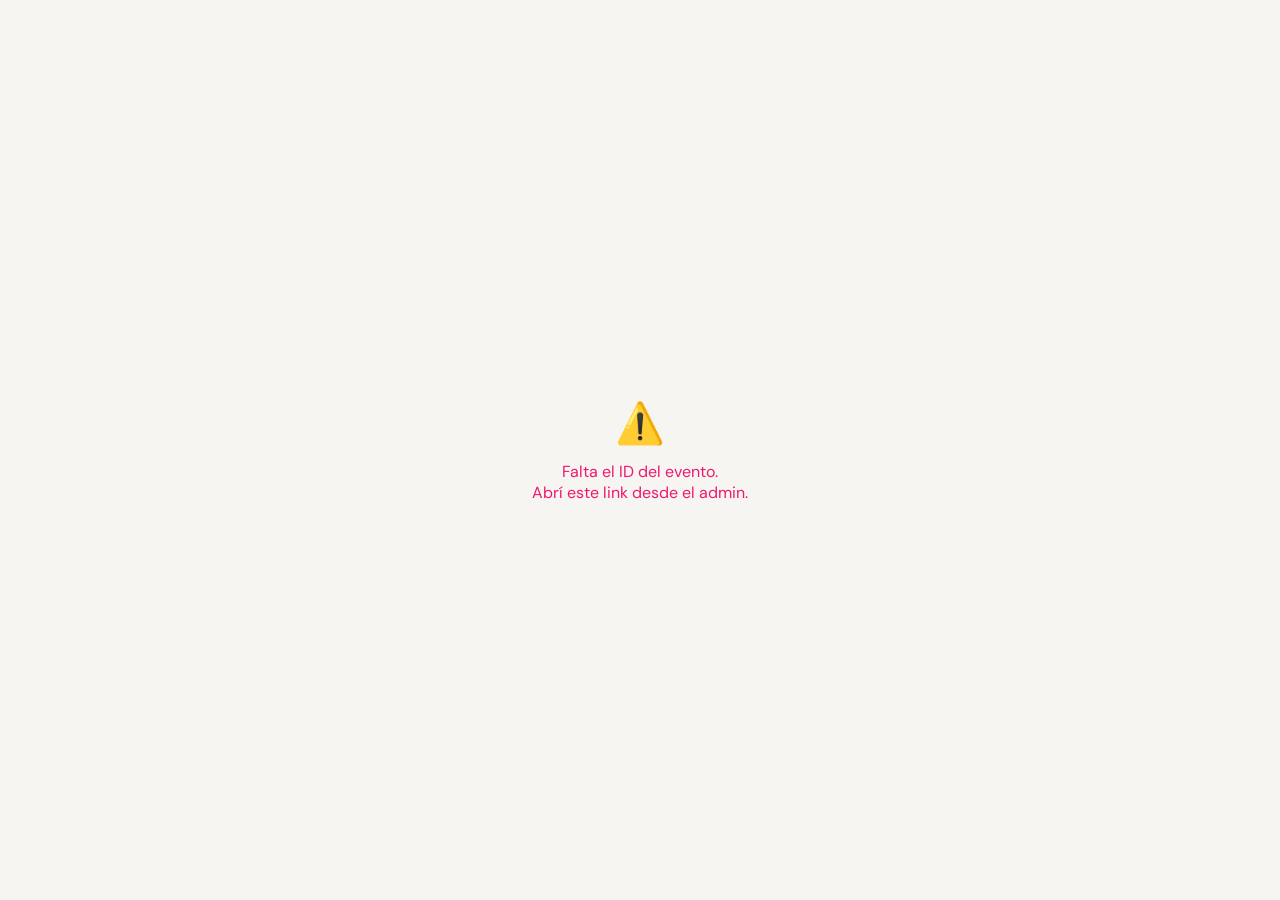
<file: backups/20260318_180952/guest.html>
<!DOCTYPE html>
<html lang="es">
<head>
<meta charset="UTF-8"/>
<meta name="viewport" content="width=device-width, initial-scale=1.0, maximum-scale=1.0, user-scalable=no"/>
<title>EventWall</title>
<link href="https://fonts.googleapis.com/css2?family=Syne:wght@700;800&family=DM+Sans:wght@300;400;500;600&display=swap" rel="stylesheet"/>
<style>
/* ── RESET & BASE ───────────────────────────────────────────── */
*,*::before,*::after{box-sizing:border-box;margin:0;padding:0}
html,body{width:100%;overflow-x:hidden;-webkit-text-size-adjust:100%}

:root{
  --pink:#f0176f; --pink-light:#f0176f18; --pink-border:#f0176f44;
  --dark:#09090f; --surface:#ffffff; --surface2:#f5f3f0;
  --border:#e8e4df; --text:#1a1a1a; --muted:#9a9590;
  --bg:#f7f5f2; --gold:#f5a623;
  --radius:16px; --radius-sm:10px;
}

body{
  font-family:'DM Sans',sans-serif;
  background:var(--bg);
  color:var(--text);
  min-height:100vh;
}

/* ── HERO ───────────────────────────────────────────────────── */
.hero{
  background:var(--dark);
  padding:40px 24px 36px;
  position:relative;
  overflow:hidden;
}
.hero::before{
  content:'';position:absolute;top:-80px;right:-60px;
  width:240px;height:240px;
  background:radial-gradient(circle,rgba(240,23,111,0.25),transparent 70%);
  pointer-events:none;
}
.hero-logo{
  font-size:11px;font-weight:700;letter-spacing:3px;
  text-transform:uppercase;color:var(--pink);margin-bottom:16px;
  display:flex;align-items:center;gap:6px;
}
.hero-logo::before{
  content:'';width:18px;height:2px;background:var(--pink);
}
.hero-name{
  font-family:'Syne',sans-serif;font-size:32px;font-weight:800;
  color:#fff;line-height:1.15;margin-bottom:8px;
}
.hero-sub{
  font-size:15px;color:rgba(255,255,255,0.45);margin-bottom:22px;
}
.hero-pill{
  display:inline-flex;align-items:center;gap:8px;
  background:rgba(240,23,111,0.15);
  border:1px solid rgba(240,23,111,0.3);
  padding:8px 16px;border-radius:40px;
  font-size:14px;color:rgba(255,255,255,0.85);font-weight:500;
}

/* ── STATS ──────────────────────────────────────────────────── */
.stats{
  display:grid;grid-template-columns:repeat(3,1fr);
  background:#fff;border-bottom:1px solid var(--border);
}
.stat{
  padding:14px 8px;text-align:center;
  border-right:1px solid var(--border);
}
.stat:last-child{border-right:none}
.stat-num{
  font-family:'Syne',sans-serif;font-size:26px;
  font-weight:800;color:var(--pink);line-height:1;
}
.stat-lbl{
  font-size:12px;font-weight:600;color:var(--muted);
  text-transform:uppercase;letter-spacing:0.8px;margin-top:3px;
}

/* ── MAIN CONTENT ───────────────────────────────────────────── */
.content{padding:24px 18px 40px;}

/* NAME INPUT */
.name-block{margin-bottom:20px}
.label{
  font-size:13px;font-weight:700;color:var(--muted);
  text-transform:uppercase;letter-spacing:0.8px;margin-bottom:10px;
  display:block;
}
.input{
  width:100%;padding:16px;
  background:#fff;border:1.5px solid var(--border);
  border-radius:var(--radius-sm);color:var(--text);
  font-size:17px;font-family:'DM Sans',sans-serif;
  outline:none;transition:border-color 0.2s;
  -webkit-appearance:none;
}
.input:focus{border-color:var(--pink)}

/* TYPE TABS */
.tabs-wrap{position:relative;margin-bottom:16px}
.tabs-wrap::after{
  content:'';position:absolute;top:0;right:0;
  width:52px;height:calc(100% - 6px);
  background:linear-gradient(to right,transparent,var(--bg) 80%);
  pointer-events:none;transition:opacity 0.3s;z-index:2;
}
.tabs-wrap.at-end::after{opacity:0}
.type-tabs{
  display:flex;gap:6px;overflow-x:auto;padding-bottom:6px;
  scrollbar-width:none;-webkit-overflow-scrolling:touch;
  margin-bottom:0;
}
.type-tabs::-webkit-scrollbar{display:none}
.tab-btn{
  flex-shrink:0;display:flex;flex-direction:column;align-items:center;
  gap:4px;padding:12px 14px;min-width:62px;
  background:#fff;border:1.5px solid var(--border);
  border-radius:var(--radius-sm);cursor:pointer;
  transition:border-color 0.2s,background 0.2s;-webkit-appearance:none;
  font-family:'DM Sans',sans-serif;
}
.tab-btn .ico{font-size:24px;line-height:1}
.tab-btn .lbl{font-size:11px;font-weight:600;color:var(--muted);white-space:nowrap}
.tab-btn.active{border-color:var(--pink);background:var(--pink-light)}
.tab-btn.active .lbl{color:var(--pink)}
#wish-btn:disabled{opacity:0.45;cursor:not-allowed;pointer-events:none}

/* ── FORM SECTIONS ──────────────────────────────────────────── */
.section{display:none;animation:secFadeIn 0.25s ease}
.section.active{display:block}
@keyframes secFadeIn{from{opacity:0;transform:translateY(8px)}to{opacity:1;transform:translateY(0)}}

/* PHOTO */
.upload-zone{
  width:100%;min-height:160px;
  border:2px dashed var(--border);border-radius:var(--radius);
  display:flex;flex-direction:column;align-items:center;
  justify-content:center;gap:6px;cursor:pointer;
  background:#fff;transition:border-color 0.2s,background 0.2s;margin-bottom:12px;
  -webkit-tap-highlight-color:transparent;
}
.upload-zone:active,.upload-zone:hover{border-color:var(--pink);background:var(--pink-light)}
.upload-zone .uz-ico{font-size:44px;margin-bottom:2px}
.upload-zone .uz-txt{font-size:16px;font-weight:700;color:var(--text)}
.upload-zone .uz-sub{font-size:12px;color:var(--muted)}

.orient-warn{
  background:#fef3c7;border:1px solid #f59e0b;border-radius:var(--radius-sm);
  padding:12px 14px;font-size:13px;color:#92400e;
  display:none;align-items:center;gap:10px;margin-bottom:10px;
}
.orient-warn.show{display:flex}

.canvas-wrap{
  position:relative;width:100%;margin-bottom:12px;display:none;
}
.canvas-wrap canvas{width:100%;border-radius:var(--radius);display:block}
.remove-photo{
  position:absolute;top:8px;right:8px;
  background:rgba(0,0,0,0.6);color:#fff;border:none;
  border-radius:50%;width:32px;height:32px;font-size:16px;
  cursor:pointer;display:flex;align-items:center;justify-content:center;
}

/* PICKER SECTION (frames, filters, stickers) */
.picker-section{
  background:#fff;border:1px solid var(--border);
  border-radius:var(--radius-sm);padding:14px;
  margin-bottom:10px;display:none;
}
.picker-title{
  font-size:11px;font-weight:700;color:var(--muted);
  text-transform:uppercase;letter-spacing:0.8px;margin-bottom:10px;
}
.frames-row,.filter-row{
  display:flex;gap:8px;overflow-x:auto;padding-bottom:4px;
  -webkit-overflow-scrolling:touch;scrollbar-width:none;
}
.frames-row::-webkit-scrollbar,.filter-row::-webkit-scrollbar{display:none}
.frame-cats{display:flex;gap:6px;margin-bottom:8px;flex-wrap:wrap}
.frame-cat{
  padding:4px 10px;border-radius:20px;font-size:11px;font-weight:700;
  border:1.5px solid var(--border);background:var(--surface2);
  color:var(--muted);cursor:pointer;transition:all 0.18s;white-space:nowrap;
  -webkit-appearance:none;
}
.frame-cat.active{background:var(--pink);border-color:var(--pink);color:#fff}
.frame-card{
  flex-shrink:0;display:flex;flex-direction:column;align-items:center;
  gap:4px;cursor:pointer;
}
.frame-card img,.frame-card canvas,.filter-opt canvas{
  width:64px;height:64px;border-radius:8px;
  border:2px solid var(--border);object-fit:cover;display:block;
}
.frame-card.active img,.frame-card.active canvas{border-color:var(--pink)}
.frame-card .fname,.filter-name{
  font-size:9px;font-weight:600;color:var(--muted);
  white-space:nowrap;text-align:center;
}
.frame-card.active .fname{color:var(--pink)}
.filter-opt{flex-shrink:0;cursor:pointer;border-radius:8px;border:2px solid var(--border);overflow:hidden;transition:all 0.2s}
.filter-opt.active{border-color:var(--pink)}
.filter-opt canvas{width:64px;height:64px}
.filter-name{padding:3px 2px;background:var(--surface2)}
.filter-opt.active .filter-name{color:var(--pink)}

.sticker-grid{display:flex;flex-wrap:wrap;gap:6px}
.sticker-btn{
  width:40px;height:40px;border-radius:8px;
  border:1.5px solid var(--border);background:var(--surface2);
  font-size:22px;cursor:pointer;display:flex;
  align-items:center;justify-content:center;transition:all 0.2s;
  -webkit-appearance:none;
}
.sticker-btn.active{border-color:var(--pink);background:var(--pink-light)}

.caption-input{margin-top:10px}

/* MESSAGE */
.textarea{
  width:100%;padding:16px;
  background:#fff;border:1.5px solid var(--border);
  border-radius:var(--radius-sm);color:var(--text);
  font-size:17px;font-family:'DM Sans',sans-serif;
  outline:none;transition:border-color 0.2s;
  resize:none;height:130px;line-height:1.6;
  -webkit-appearance:none;
}
.textarea:focus{border-color:var(--pink)}
.char-count{text-align:right;font-size:13px;color:var(--muted);margin-top:4px}

/* MESSAGE CUSTOMIZATION */
.msg-custom{
  background:#fff;border:1px solid var(--border);
  border-radius:var(--radius-sm);padding:14px;margin-top:10px;
}
.custom-row{margin-bottom:12px}
.custom-row:last-child{margin-bottom:0}
.custom-label{font-size:11px;font-weight:600;color:var(--muted);margin-bottom:6px;display:block}
.emoji-row,.size-row{display:flex;flex-wrap:wrap;gap:6px}
.emoji-opt{
  width:38px;height:38px;border-radius:8px;
  border:1.5px solid var(--border);background:var(--surface2);
  font-size:18px;cursor:pointer;display:flex;align-items:center;
  justify-content:center;-webkit-appearance:none;transition:all 0.2s;
}
.emoji-opt.active{border-color:var(--pink);background:var(--pink-light)}
.color-row{display:flex;flex-wrap:wrap;gap:8px}
.color-dot{
  width:30px;height:30px;border-radius:50%;
  border:2px solid transparent;cursor:pointer;transition:all 0.2s;
}
.color-dot.active{
  box-shadow:0 0 0 2px #fff,0 0 0 4px var(--pink);
  transform:scale(1.1);
}
.size-opt{
  padding:6px 14px;border-radius:8px;border:1.5px solid var(--border);
  background:var(--surface2);cursor:pointer;font-weight:700;
  color:var(--muted);-webkit-appearance:none;transition:all 0.2s;
  font-family:'DM Sans',sans-serif;
}
.size-opt.active{border-color:var(--pink);background:var(--pink-light);color:var(--pink)}
.fmt-opt{padding:6px 10px;min-width:36px;text-align:center}
.style-row{display:flex;gap:6px}
.bubble-style-btn{
  flex:1;padding:9px 4px;border-radius:8px;
  border:1.5px solid var(--border);background:var(--surface2);
  cursor:pointer;font-size:11px;font-weight:600;color:var(--muted);
  text-align:center;-webkit-appearance:none;transition:all 0.2s;
  font-family:'DM Sans',sans-serif;
}
.bubble-style-btn.active{border-color:var(--pink);background:var(--pink-light);color:var(--pink)}

/* MSG PREVIEW */
.msg-preview{
  background:var(--surface2);border-radius:var(--radius-sm);
  padding:14px;margin-top:10px;text-align:center;display:none;
}
.preview-label{font-size:10px;color:var(--muted);margin-bottom:8px;text-transform:uppercase;letter-spacing:0.5px}

/* AUDIO */
.audio-area{background:#fff;border:1.5px solid var(--border);border-radius:var(--radius);padding:24px 16px;text-align:center;margin-bottom:12px}
.record-status{font-size:16px;color:var(--muted);margin-bottom:22px}
.record-btn{
  width:80px;height:80px;border-radius:50%;
  background:var(--pink);border:none;font-size:32px;
  cursor:pointer;margin:0 auto 12px;display:flex;
  align-items:center;justify-content:center;
  box-shadow:0 8px 24px rgba(240,23,111,0.3);transition:all 0.2s;
}
.record-btn.recording{
  background:#ef4444;animation:pulse 1s infinite;
  box-shadow:0 8px 24px rgba(239,68,68,0.4);
}
@keyframes pulse{0%,100%{transform:scale(1)}50%{transform:scale(1.08)}}
.record-timer{font-size:20px;font-weight:700;color:var(--text);display:none}
.waveform{display:none;align-items:center;justify-content:center;gap:3px;height:36px;margin:12px 0}
.wbar{width:4px;border-radius:2px;background:var(--pink);animation:wave 0.8s ease-in-out infinite}
@keyframes wave{0%,100%{height:8px}50%{height:28px}}
.audio-ready{
  display:none;background:var(--pink-light);border:1.5px solid var(--pink-border);
  border-radius:var(--radius-sm);padding:14px;align-items:center;gap:12px;
}
.audio-play-btn{
  width:44px;height:44px;border-radius:50%;background:var(--pink);
  border:none;color:#fff;font-size:18px;cursor:pointer;flex-shrink:0;
  display:flex;align-items:center;justify-content:center;
}
.audio-info{flex:1;text-align:left}
.audio-info strong{font-size:16px;font-weight:600;color:var(--text);display:block}
.audio-info span{font-size:14px;color:var(--muted)}

/* WISH */
.wish-banner{
  background:linear-gradient(135deg,#1a0a14,#2d1020);
  border-radius:var(--radius);padding:24px 20px;
  text-align:center;margin-bottom:14px;
}
.wish-banner .ico{font-size:36px;margin-bottom:10px}
.wish-banner h3{font-family:'Syne',sans-serif;font-weight:800;color:#fff;font-size:22px;margin-bottom:6px}
.wish-banner p{font-size:13px;color:rgba(255,255,255,0.5);line-height:1.6}

/* VOTE */
.poll-item{background:#fff;border:1px solid var(--border);border-radius:var(--radius);padding:18px;margin-bottom:12px}
.poll-q{font-family:'Syne',sans-serif;font-size:18px;font-weight:700;color:var(--text);margin-bottom:14px}
.poll-opt-btn{
  width:100%;padding:15px 16px;margin-bottom:8px;
  background:var(--surface2);border:1.5px solid var(--border);
  border-radius:var(--radius-sm);cursor:pointer;text-align:left;
  font-size:14px;font-family:'DM Sans',sans-serif;transition:all 0.2s;
}
.poll-opt-btn:hover{border-color:var(--pink)}
.poll-opt-btn.selected{border-color:var(--pink);background:var(--pink-light);color:var(--pink);font-weight:600}
.poll-bar-wrap{margin-bottom:8px}
.poll-bar-row{display:flex;justify-content:space-between;align-items:center;margin-bottom:4px;font-size:13px}
.poll-bar-row .opt-name{color:var(--text)}
.poll-bar-row .opt-pct{font-weight:700;color:var(--pink)}
.poll-bar-bg{background:var(--surface2);border-radius:4px;height:8px;overflow:hidden}
.poll-bar-fill{height:100%;background:var(--pink);border-radius:4px;transition:width 0.8s cubic-bezier(0.34,1.56,0.64,1)}
.poll-total{font-size:12px;color:var(--muted);margin-top:8px}
.vote-empty{text-align:center;padding:40px 20px;color:var(--muted)}
.vote-empty .ico{font-size:40px;margin-bottom:12px}

/* SEND BUTTON */
.send-btn{
  width:100%;padding:19px;margin-top:14px;
  background:var(--pink);color:#fff;border:none;
  border-radius:var(--radius-sm);font-size:18px;font-weight:700;
  font-family:'DM Sans',sans-serif;cursor:pointer;
  transition:all 0.2s;letter-spacing:0.3px;
}
.send-btn:active{transform:scale(0.98);opacity:0.9}
.send-btn:disabled{opacity:0.5;cursor:not-allowed}

/* ERROR & COOLDOWN */
.error-bar{
  background:#fde8e8;border:1px solid #fca5a5;
  border-radius:var(--radius-sm);padding:12px 14px;
  font-size:13px;color:#991b1b;margin-top:10px;display:none;
}
.error-bar.show{display:block}
.cooldown-bar{
  background:#fff3cd;border:1px solid #f5a623;
  border-radius:var(--radius-sm);padding:12px 14px;
  font-size:13px;color:#7a4f00;margin-top:10px;
  display:none;align-items:center;gap:10px;
}
.cooldown-bar.show{display:flex}
.cooldown-progress{flex:1;background:#ffe0a0;border-radius:4px;height:5px;overflow:hidden}
.cooldown-fill{height:100%;background:#f5a623;border-radius:4px;transition:width 0.5s linear}

/* SENDING OVERLAY */
.sending-overlay{
  position:fixed;inset:0;z-index:200;
  background:rgba(9,9,15,0.85);backdrop-filter:blur(8px);
  display:none;flex-direction:column;
  align-items:center;justify-content:center;gap:16px;
}
.sending-overlay.show{display:flex}
.progress-ring{width:60px;height:60px}
.progress-ring circle{fill:none;stroke:var(--pink);stroke-width:4;stroke-linecap:round;transition:stroke-dashoffset 0.4s}
.sending-msg{font-size:14px;color:rgba(255,255,255,0.7);font-weight:500}

/* SUCCESS */
.success-screen{
  position:fixed;inset:0;z-index:210;
  background:#fff;display:none;flex-direction:column;
  align-items:center;justify-content:center;gap:12px;padding:32px;
  overflow:hidden;
}
.success-screen.show{display:flex}
.success-ico{font-size:72px;animation:popIn 0.5s cubic-bezier(0.175,0.885,0.32,1.275)}
@keyframes popIn{from{transform:scale(0) rotate(-15deg)}to{transform:scale(1) rotate(0deg)}}
.success-title{font-family:'Syne',sans-serif;font-size:30px;font-weight:800;color:var(--text)}
.success-sub{font-size:16px;color:var(--muted);text-align:center;max-width:260px;line-height:1.5}
.success-btn{
  margin-top:8px;padding:16px 36px;
  background:var(--pink);color:#fff;border:none;
  border-radius:var(--radius-sm);font-size:17px;font-weight:700;
  font-family:'DM Sans',sans-serif;cursor:pointer;
  box-shadow:0 8px 24px rgba(240,23,111,0.3);
}
/* Confetti */
.confetti-piece{
  position:absolute;width:8px;height:8px;border-radius:2px;
  animation:confettiFall 1.2s ease-in forwards;pointer-events:none;
}
@keyframes confettiFall{
  0%{transform:translateY(-20px) rotate(0deg);opacity:1}
  100%{transform:translateY(110vh) rotate(720deg);opacity:0}
}

/* POLL LOCK */
.poll-lock{
  position:fixed;inset:0;z-index:500;
  background:rgba(0,0,0,0.9);
  display:none;flex-direction:column;
  align-items:center;justify-content:center;
  gap:16px;text-align:center;padding:32px;
}
.poll-lock.show{display:flex}
.poll-lock-ico{font-size:52px;animation:recPulse 1s infinite}
.poll-lock-title{font-family:'Syne',sans-serif;font-size:22px;font-weight:800;color:#fff}
.poll-lock-q{font-size:15px;color:rgba(255,255,255,0.7);max-width:300px;line-height:1.5}
.poll-lock-timer{font-size:52px;font-weight:800;color:var(--pink);font-variant-numeric:tabular-nums}
.poll-lock-opts{background:rgba(255,255,255,0.06);border:1px solid rgba(255,255,255,0.12);border-radius:var(--radius);padding:16px 20px;min-width:260px;display:flex;flex-direction:column;gap:8px}
.poll-lock-opt{
  padding:12px 16px;border-radius:var(--radius-sm);
  border:1.5px solid rgba(255,255,255,0.15);
  background:rgba(255,255,255,0.06);color:#fff;
  font-size:14px;cursor:pointer;transition:all 0.2s;
  text-align:left;font-family:'DM Sans',sans-serif;width:100%;
}
.poll-lock-opt:hover{background:rgba(255,255,255,0.12)}
.poll-lock-opt.voted{background:rgba(240,23,111,0.2);border-color:var(--pink);cursor:default}
.poll-lock-total{font-size:12px;color:rgba(255,255,255,0.35)}
@keyframes recPulse{0%,100%{transform:scale(1)}50%{transform:scale(1.1)}}

/* LOADING */
.page-loading{
  display:flex;align-items:center;justify-content:center;
  min-height:100vh;flex-direction:column;gap:14px;color:var(--muted);
}
.spinner{
  width:36px;height:36px;border:3px solid var(--border);
  border-top-color:var(--pink);border-radius:50%;animation:spin 0.8s linear infinite;
}
@keyframes spin{to{transform:rotate(360deg)}}

/* MY PHOTOS */
/* ── GALLERY & REACTIONS ─────────────────────────────────── */
.gallery-card{background:var(--surface);border-radius:12px;overflow:hidden;border:1px solid var(--border);width:100%}
.gallery-img{width:100%;aspect-ratio:4/3;object-fit:cover;display:block}
.gallery-author{font-size:11px;color:var(--muted);padding:6px 10px 2px;font-weight:600;white-space:nowrap;overflow:hidden;text-overflow:ellipsis}
.gallery-reactions{display:flex;gap:5px;padding:6px 8px 8px}
.rxn-btn{flex:1;display:flex;flex-direction:column;align-items:center;gap:1px;padding:5px 2px;background:var(--surface2);border:1.5px solid var(--border);border-radius:8px;cursor:pointer;transition:background 0.15s,border-color 0.15s;-webkit-tap-highlight-color:transparent}
.rxn-btn.reacted{background:var(--pink-light);border-color:var(--pink-border)}
.rxn-emoji{font-size:17px;line-height:1}
.rxn-count{font-size:10px;font-weight:700;color:var(--muted);min-height:13px}
.rxn-btn.reacted .rxn-count{color:var(--pink)}
.rxn-who-btn{flex-shrink:0;padding:5px 9px;background:var(--surface2);border:1.5px solid var(--border);border-radius:8px;font-size:16px;cursor:pointer;-webkit-tap-highlight-color:transparent;transition:background 0.15s;line-height:1}
.rxn-popover{position:fixed;z-index:999;background:#1a1a2e;border:1px solid var(--border);border-radius:10px;padding:10px 14px;font-size:12px;color:#fff;box-shadow:0 8px 24px rgba(0,0,0,0.5);max-width:200px;pointer-events:none;opacity:0;transition:opacity 0.15s}
.rxn-popover.show{opacity:1}
.rxn-popover-title{font-size:13px;font-weight:700;margin-bottom:6px}
.rxn-popover-names{color:rgba(255,255,255,0.75);line-height:1.6}

.my-photo-card{position:relative;border-radius:12px;overflow:hidden;aspect-ratio:16/9;background:#000;cursor:pointer;width:100%;max-width:100%}
.my-photo-rxn{position:absolute;top:8px;right:8px;z-index:3;background:rgba(0,0,0,0.6);backdrop-filter:blur(6px);border-radius:20px;padding:4px 10px;font-size:12px;font-weight:700;color:#fff;display:flex;align-items:center;gap:4px;cursor:pointer;-webkit-tap-highlight-color:transparent}
/* Reactions bottom sheet */
.rxn-sheet-backdrop{position:fixed;inset:0;background:rgba(0,0,0,0.5);z-index:1100;opacity:0;transition:opacity 0.25s;pointer-events:none}
.rxn-sheet-backdrop.show{opacity:1;pointer-events:all}
.rxn-sheet{position:fixed;bottom:0;left:0;right:0;background:var(--surface);border-radius:20px 20px 0 0;padding:0 0 env(safe-area-inset-bottom,0);z-index:1101;transform:translateY(100%);transition:transform 0.3s cubic-bezier(0.32,0.72,0,1);max-height:70vh;display:flex;flex-direction:column}
.rxn-sheet.show{transform:translateY(0)}
.rxn-sheet-handle{width:36px;height:4px;border-radius:2px;background:var(--border);margin:10px auto 0}
.rxn-sheet-title{font-family:'Syne',sans-serif;font-size:16px;font-weight:700;color:var(--text);padding:14px 20px 12px;border-bottom:1px solid var(--border)}
.rxn-sheet-body{overflow-y:auto;padding:12px 20px 20px;flex:1}
.rxn-sheet-row{display:flex;align-items:flex-start;gap:12px;padding:10px 0;border-bottom:1px solid var(--border)}
.rxn-sheet-row:last-child{border-bottom:none}
.rxn-sheet-emoji{font-size:24px;line-height:1;flex-shrink:0;margin-top:2px}
.rxn-sheet-names{font-size:14px;color:var(--text);line-height:1.6}
.rxn-sheet-count{font-size:12px;color:var(--muted);margin-top:1px}
.rxn-sheet-empty{font-size:14px;color:var(--muted);text-align:center;padding:24px 0}
.my-photo-card img{width:100%;height:100%;object-fit:cover;display:block}
.my-photo-overlay{position:absolute;inset:0;background:linear-gradient(transparent 50%,rgba(0,0,0,0.7));display:flex;flex-direction:column;justify-content:flex-end;padding:8px;opacity:0;transition:opacity 0.2s}
.my-photo-card:hover .my-photo-overlay,.my-photo-card:active .my-photo-overlay{opacity:1}
.my-photo-del{background:rgba(239,68,68,0.9);border:none;color:#fff;border-radius:6px;padding:6px 10px;font-size:13px;font-weight:600;cursor:pointer;font-family:inherit;width:100%}

/* MESSAGE ANIMATIONS */
@keyframes msgTypewriter{from{width:0}to{width:100%}}
@keyframes msgBounce{0%,100%{transform:scale(1)}20%{transform:scale(1.15)}40%{transform:scale(0.92)}60%{transform:scale(1.08)}80%{transform:scale(0.97)}}
@keyframes msgFadeIn{from{opacity:0;transform:translateY(10px)}to{opacity:1;transform:translateY(0)}}
@keyframes msgWaveLetter{0%,100%{transform:translateY(0)}50%{transform:translateY(-6px)}}
@keyframes msgSlideLeft{from{opacity:0;transform:translateX(-24px)}to{opacity:1;transform:translateX(0)}}
@keyframes msgZoomIn{from{opacity:0;transform:scale(0.6)}to{opacity:1;transform:scale(1)}}
.msg-anim-bounce{animation:msgBounce 0.7s cubic-bezier(0.175,0.885,0.32,1.275) both}
.msg-anim-fade{animation:msgFadeIn 0.6s ease both}
.msg-anim-wave span{display:inline-block;animation:msgWaveLetter 0.6s ease infinite}
.msg-anim-wave span:nth-child(2n){animation-delay:0.08s}
.msg-anim-wave span:nth-child(3n){animation-delay:0.16s}
.msg-anim-wave span:nth-child(4n){animation-delay:0.24s}
.msg-anim-wave span:nth-child(5n){animation-delay:0.32s}
.msg-anim-slide{animation:msgSlideLeft 0.5s ease both}
.msg-anim-zoom{animation:msgZoomIn 0.5s cubic-bezier(0.175,0.885,0.32,1.275) both}
.msg-preview-playing #msg-preview-bubble{animation:msgBounce 0.7s cubic-bezier(0.175,0.885,0.32,1.275) both}

/* Suggest chips */
.suggest-row{display:flex;gap:6px;overflow-x:auto;padding-bottom:4px;-webkit-overflow-scrolling:touch;scrollbar-width:none;margin-bottom:10px}
.suggest-row::-webkit-scrollbar{display:none}
.suggest-chip{flex-shrink:0;padding:6px 14px;border-radius:100px;border:1.5px solid var(--pink-border);background:var(--pink-light);color:var(--pink);font-size:13px;font-weight:600;cursor:pointer;white-space:nowrap;font-family:'DM Sans',sans-serif;transition:all 0.15s;-webkit-tap-highlight-color:transparent}
.suggest-chip.active{background:var(--pink);color:#fff}
/* Gradient dots */
.color-sep{width:1px;height:28px;background:var(--border);flex-shrink:0;margin:0 2px;align-self:center}
/* Customize toggle */
.msg-custom-toggle{width:100%;padding:11px 16px;border-radius:12px;border:1.5px solid var(--border);background:var(--surface2);color:var(--muted);font-size:14px;font-weight:600;font-family:'DM Sans',sans-serif;cursor:pointer;display:flex;align-items:center;justify-content:space-between;margin-bottom:0;transition:border-color 0.2s,color 0.2s;-webkit-tap-highlight-color:transparent}
.msg-custom-toggle.open{border-color:var(--pink-border);color:var(--pink)}
.msg-custom-toggle .chevron{transition:transform 0.25s;font-style:normal;font-size:12px}
.msg-custom-toggle.open .chevron{transform:rotate(180deg)}
.msg-custom-body{overflow:hidden;max-height:0;transition:max-height 0.35s ease}
.msg-custom-body.open{max-height:1200px}
/* ── WELCOME SPLASH ─────────────────────────────────────────── */
#welcome-splash{
  position:fixed;inset:0;z-index:500;
  background:var(--dark,#09090f);
  display:flex;flex-direction:column;align-items:center;justify-content:center;
  padding:32px 28px;text-align:center;
  transition:opacity 0.5s ease,transform 0.5s ease;
}
#welcome-splash.hiding{opacity:0;transform:scale(1.04);pointer-events:none}
.ws-glow{
  position:absolute;top:-100px;left:50%;transform:translateX(-50%);
  width:420px;height:420px;border-radius:50%;
  background:radial-gradient(circle,rgba(240,23,111,0.22) 0%,transparent 70%);
  pointer-events:none;
}
.ws-glow2{
  position:absolute;bottom:-120px;right:-80px;
  width:300px;height:300px;border-radius:50%;
  background:radial-gradient(circle,rgba(240,23,111,0.1) 0%,transparent 70%);
  pointer-events:none;
}
.ws-logo{
  font-size:11px;font-weight:700;letter-spacing:3px;text-transform:uppercase;
  color:var(--pink,#f0176f);margin-bottom:40px;opacity:0.8;
}
.ws-event-name{
  font-family:'Syne',sans-serif;font-size:clamp(32px,10vw,56px);font-weight:800;
  color:#fff;line-height:1.1;margin-bottom:14px;
  animation:wsFadeUp 0.7s ease both;
}
.ws-event-sub{
  font-size:16px;color:rgba(255,255,255,0.5);margin-bottom:48px;
  animation:wsFadeUp 0.7s 0.1s ease both;
}
.ws-enter-btn{
  background:var(--pink,#f0176f);color:#fff;border:none;
  padding:16px 44px;border-radius:100px;
  font-size:17px;font-weight:700;font-family:'DM Sans',sans-serif;
  cursor:pointer;letter-spacing:0.3px;
  box-shadow:0 8px 32px rgba(240,23,111,0.4);
  animation:wsFadeUp 0.7s 0.2s ease both;
  transition:transform 0.15s,box-shadow 0.15s;
  -webkit-tap-highlight-color:transparent;
}
.ws-enter-btn:active{transform:scale(0.96);box-shadow:0 4px 16px rgba(240,23,111,0.35)}
.ws-photo-count{
  margin-top:24px;font-size:13px;color:rgba(255,255,255,0.3);
  animation:wsFadeUp 0.7s 0.3s ease both;
}
@keyframes wsFadeUp{from{opacity:0;transform:translateY(20px)}to{opacity:1;transform:translateY(0)}}
</style>
</head>
<body>

<!-- LOADING -->
<div id="page-loading" class="page-loading">
  <div class="spinner"></div>
  <p>Cargando evento...</p>
</div>

<!-- WELCOME SPLASH -->
<div id="welcome-splash" style="display:none">
  <div class="ws-glow"></div>
  <div class="ws-glow2"></div>
  <div class="ws-logo">EventWall</div>
  <div class="ws-event-name" id="ws-event-name"></div>
  <div class="ws-event-sub" id="ws-event-sub"></div>
  <button class="ws-enter-btn" onclick="enterFromSplash()">Participar →</button>
  <div class="ws-photo-count" id="ws-photo-count"></div>
</div>

<!-- EXPIRED ACCESS -->
<div id="expired-overlay" style="display:none;position:fixed;inset:0;z-index:999;background:rgba(0,0,0,0.85);color:#fff;align-items:center;justify-content:center;flex-direction:column;padding:24px;text-align:center">
  <div style="font-size:44px;margin-bottom:16px">⏳</div>
  <div style="font-size:22px;font-weight:800;margin-bottom:12px">Acceso expirado</div>
  <div style="font-size:16px;max-width:420px;line-height:1.4;opacity:0.9">El PIN de este evento ya venció. Para volver a participar, pedí al organizador que genere un nuevo código o extienda el acceso.</div>
</div>

<!-- POLL LOCK -->
<div class="poll-lock" id="poll-lock-overlay">
  <div class="poll-lock-ico">🗳</div>
  <div class="poll-lock-title">¡Votación en curso!</div>
  <div class="poll-lock-q" id="poll-lock-question"></div>
  <div class="poll-lock-timer" id="poll-lock-timer"></div>
  <div class="poll-lock-opts" id="poll-lock-options"></div>
  <div class="poll-lock-total" id="poll-lock-total"></div>
</div>

<!-- OFFLINE QUEUE BANNER -->
<div id="offline-banner" style="display:none;position:fixed;bottom:0;left:0;right:0;z-index:190;background:#1a1a2e;border-top:1px solid rgba(240,23,111,0.4);padding:10px 16px;display:none;align-items:center;gap:10px;font-size:13px">
  <span style="font-size:16px">📶</span>
  <span id="offline-banner-txt" style="flex:1;color:rgba(255,255,255,0.8)">1 publicación pendiente</span>
  <button onclick="flushQueue()" style="background:var(--pink);color:#fff;border:none;border-radius:8px;padding:6px 14px;font-size:12px;font-weight:700;cursor:pointer;font-family:inherit">Reintentar</button>
  <button onclick="clearQueue()" style="background:none;border:none;color:rgba(255,255,255,0.4);font-size:16px;cursor:pointer;padding:0 4px">✕</button>
</div>

<!-- SENDING OVERLAY -->
<div class="sending-overlay" id="sending-overlay">
  <svg class="progress-ring" viewBox="0 0 60 60">
    <circle cx="30" cy="30" r="24" stroke-dasharray="150" stroke-dashoffset="150" id="progress-circle"/>
    <text x="30" y="35" text-anchor="middle" fill="rgba(255,255,255,0.9)" font-size="11" font-family="DM Sans,sans-serif" font-weight="700" id="progress-pct"></text>
  </svg>
  <div class="sending-msg" id="sending-msg">Enviando...</div>
  <div style="width:180px;height:3px;background:rgba(255,255,255,0.15);border-radius:99px;overflow:hidden;margin-top:-4px">
    <div id="progress-bar-fill" style="height:100%;background:var(--pink);border-radius:99px;width:0%;transition:width 0.3s"></div>
  </div>
</div>

<!-- SUCCESS -->
<div class="success-screen" id="success-screen">
  <div class="success-ico">🎉</div>
  <div class="success-title">¡Enviado!</div>
  <div class="success-sub">Tu contenido ya está en la pantalla del evento</div>
  <button class="success-btn" onclick="resetForm()">Enviar algo más</button>
</div>

<!-- APP -->
<div id="app" style="display:none">

  <!-- HERO -->
  <div class="hero">
    <div class="hero-logo" id="hero-logo">EventWall</div>
    <div class="hero-name" id="ev-name">Cargando...</div>
    <div class="hero-sub" id="ev-sub"></div>
    <div class="hero-pill" id="hero-pill">📷 Compartí tu momento con todos</div>
  </div>

  <!-- STATS -->
  <div class="stats">
    <div class="stat"><div class="stat-num" id="cnt-photos">0</div><div class="stat-lbl">Fotos</div></div>
    <div class="stat"><div class="stat-num" id="cnt-msgs">0</div><div class="stat-lbl">Mensajes</div></div>
    <div class="stat"><div class="stat-num" id="cnt-audios">0</div><div class="stat-lbl">Audios</div></div>
  </div>

  <!-- CONTENT -->
  <div class="content">

    <!-- NAME -->
    <div class="name-block">
      <label class="label">Tu nombre</label>
      <input type="text" class="input" id="guest-name" placeholder="¿Cómo te llamás?" autocomplete="name"/>
    </div>

    <!-- TYPE TABS -->
    <div class="tabs-wrap">
    <div class="type-tabs" id="type-tabs">
      <button class="tab-btn active" onclick="selectType('photo',this)"><span class="ico">📷</span><span class="lbl">Foto</span></button>
      <button class="tab-btn" onclick="selectType('message',this)"><span class="ico">💬</span><span class="lbl">Mensaje</span></button>
      <button class="tab-btn" onclick="selectType('audio',this)"><span class="ico">🎤</span><span class="lbl">Audio</span></button>
      <button class="tab-btn" id="wish-btn" onclick="selectType('wish',this)" disabled><span class="ico">💌</span><span class="lbl" id="wish-btn-sub">Especial</span></button>
      <button class="tab-btn" id="vote-btn" onclick="selectType('vote',this);loadVotePolls()" style="display:none"><span class="ico">🗳</span><span class="lbl" id="vote-label">Votar</span></button>
      <button class="tab-btn" id="my-photos-btn" onclick="selectType('my-photos',this);loadMyPhotos()"><span class="ico">🖼</span><span class="lbl">Mis fotos</span></button>
      <button class="tab-btn" id="gallery-btn" onclick="selectType('gallery',this);loadGallery()"><span class="ico">🎉</span><span class="lbl">Galería</span></button>
    </div>
    </div><!-- end tabs-wrap -->

    <!-- ── PHOTO SECTION ── -->
    <div class="section active" id="section-photo">
      <div class="orient-warn" id="orient-warn">
        <span>📱</span>
        <div><strong>Solo fotos horizontales</strong><br>Girá el celular en modo paisaje 🌄</div>
      </div>
      <div class="upload-zone" id="upload-zone" onclick="document.getElementById('file-input').click()">
        <div class="uz-ico">📸</div>
        <div class="uz-txt">Tocá para sacar o elegir una foto</div>
        <div class="uz-sub">JPG, PNG · Máx 8MB · Mejor en horizontal</div>
      </div>
      <input type="file" id="file-input" accept="image/*" capture="environment" style="display:none" onchange="handleFileSelect(this)"/>

      <div class="canvas-wrap" id="canvas-preview-wrap">
        <canvas id="preview-canvas"></canvas>
        <button class="remove-photo" onclick="removePhoto()">✕</button>
      </div>

      <!-- FRAMES -->
      <div class="picker-section" id="frame-picker">
        <div class="picker-title">🖼 Marco</div>
        <div class="frame-cats" id="frame-cats"></div>
        <div class="frames-row" id="frames-row"></div>
      </div>

      <!-- FILTERS -->
      <div class="picker-section" id="filter-picker">
        <div class="picker-title">🎨 Filtro</div>
        <div class="filter-row" id="filter-row"></div>
      </div>

      <!-- STICKERS -->
      <div class="picker-section" id="sticker-picker">
        <div class="picker-title">🎭 Stickers <span style="font-size:10px;color:var(--muted);font-weight:400">máx. 5</span></div>
        <div class="sticker-grid" id="sticker-row"></div>
      </div>

      <!-- CAPTION -->
      <div class="caption-input" id="caption-wrap" style="display:none">
        <input type="text" class="input" id="photo-caption" placeholder="Descripción (opcional)"/>
      </div>

      <div class="error-bar" id="photo-error"></div>
      <div class="cooldown-bar" id="cooldown-photo">
        <span>⏳</span>
        <div style="flex:1">
          <div id="cooldown-photo-txt"></div>
          <div class="cooldown-progress"><div class="cooldown-fill" id="cooldown-photo-fill" style="width:100%"></div></div>
        </div>
      </div>
      <button class="send-btn" id="btn-send-photo" onclick="sendPhoto()">Enviar a la pantalla ✨</button>
    </div>

    <!-- ── MESSAGE SECTION ── -->
    <div class="section" id="section-message">
      <!-- Suggest chips -->
      <div class="suggest-row" id="suggest-row">
        <button class="suggest-chip" onclick="fillSuggest(this,'¡Felicidades! 🥳')">¡Felicidades! 🥳</button>
        <button class="suggest-chip" onclick="fillSuggest(this,'Los quiero mucho 💕')">Los quiero mucho 💕</button>
        <button class="suggest-chip" onclick="fillSuggest(this,'¡Qué lindo momento! ✨')">¡Qué lindo momento! ✨</button>
        <button class="suggest-chip" onclick="fillSuggest(this,'¡Salud! 🥂')">¡Salud! 🥂</button>
        <button class="suggest-chip" onclick="fillSuggest(this,'Gracias por todo ❤️')">Gracias por todo ❤️</button>
        <button class="suggest-chip" onclick="fillSuggest(this,'¡Los mejores deseos! 🌟')">¡Los mejores deseos! 🌟</button>
        <button class="suggest-chip" onclick="fillSuggest(this,'¡Vivan los novios! 💍')">¡Vivan los novios! 💍</button>
        <button class="suggest-chip" onclick="fillSuggest(this,'¡Feliz cumple! 🎂')">¡Feliz cumple! 🎂</button>
        <button class="suggest-chip" onclick="fillSuggest(this,'¡Qué emoción! 🎉')">¡Qué emoción! 🎉</button>
      </div>

      <textarea class="textarea" id="msg-text" placeholder="Escribí tu mensaje... 💌" oninput="updateCharCount(this);clearSuggestChips()" maxlength="200"></textarea>
      <div class="char-count"><span id="char-count">0</span>/200</div>

      <!-- Collapsible customizer -->
      <button class="msg-custom-toggle" id="msg-custom-toggle" onclick="toggleMsgCustom(this)">
        🎨 Personalizar
        <em class="chevron">▼</em>
      </button>

      <div class="msg-custom-body" id="msg-custom-body">
        <div class="msg-custom">
          <!-- Burbuja -->
          <div class="custom-row">
            <span class="custom-label">Estilo</span>
            <div class="style-row">
              <button class="bubble-style-btn active" onclick="selectBubbleStyle('bubble',this)">💬 Burbuja</button>
              <button class="bubble-style-btn" onclick="selectBubbleStyle('card',this)">🃏 Tarjeta</button>
              <button class="bubble-style-btn" onclick="selectBubbleStyle('banner',this)">📣 Banner</button>
              <button class="bubble-style-btn" onclick="selectBubbleStyle('minimal',this)">✏️ Minimal</button>
            </div>
          </div>
          <!-- Emoji -->
          <div class="custom-row">
            <span class="custom-label">Emoji</span>
            <div class="emoji-row">
              <button class="emoji-opt active" onclick="selectMsgEmoji('none',this)" style="font-size:12px;color:var(--muted)">✕</button>
              <button class="emoji-opt" onclick="selectMsgEmoji('💬',this)">💬</button>
              <button class="emoji-opt" onclick="selectMsgEmoji('❤️',this)">❤️</button>
              <button class="emoji-opt" onclick="selectMsgEmoji('😂',this)">😂</button>
              <button class="emoji-opt" onclick="selectMsgEmoji('🎉',this)">🎉</button>
              <button class="emoji-opt" onclick="selectMsgEmoji('🔥',this)">🔥</button>
              <button class="emoji-opt" onclick="selectMsgEmoji('😍',this)">😍</button>
              <button class="emoji-opt" onclick="selectMsgEmoji('💕',this)">💕</button>
              <button class="emoji-opt" onclick="selectMsgEmoji('🥳',this)">🥳</button>
              <button class="emoji-opt" onclick="selectMsgEmoji('✨',this)">✨</button>
              <button class="emoji-opt" onclick="selectMsgEmoji('🍾',this)">🍾</button>
            </div>
          </div>
          <!-- Color de fondo -->
          <div class="custom-row">
            <span class="custom-label">Fondo</span>
            <div class="color-row" id="bg-color-row">
              <div class="color-dot active" onclick="selectMsgBg('#ffffff',this)" style="background:#ffffff;border:2px solid #e0e0e0"></div>
              <div class="color-dot" onclick="selectMsgBg('#fce4f3',this)" style="background:#fce4f3"></div>
              <div class="color-dot" onclick="selectMsgBg('#e8f5e9',this)" style="background:#e8f5e9"></div>
              <div class="color-dot" onclick="selectMsgBg('#e3f2fd',this)" style="background:#e3f2fd"></div>
              <div class="color-dot" onclick="selectMsgBg('#fff8e1',this)" style="background:#fff8e1"></div>
              <div class="color-dot" onclick="selectMsgBg('#f3e5f5',this)" style="background:#f3e5f5"></div>
              <div class="color-dot" onclick="selectMsgBg('#1a1a2e',this)" style="background:#1a1a2e"></div>
              <div class="color-dot" onclick="selectMsgBg('#0d0900',this)" style="background:#0d0900;border:2px solid #333"></div>
              <div class="color-dot" onclick="selectMsgBg('#f0176f',this)" style="background:#f0176f"></div>
              <div class="color-dot" onclick="selectMsgBg('#07070f',this)" style="background:#07070f;border:2px solid #333"></div>
              <div class="color-sep"></div>
              <div class="color-dot" onclick="selectMsgGradient('linear-gradient(135deg,#f9c5d1,#ffecd2)',this)" style="background:linear-gradient(135deg,#f9c5d1,#ffecd2)" data-gradient="linear-gradient(135deg,#f9c5d1,#ffecd2)" title="Rose gold"></div>
              <div class="color-dot" onclick="selectMsgGradient('linear-gradient(135deg,#f0176f,#ff9a44)',this)" style="background:linear-gradient(135deg,#f0176f,#ff9a44)" data-gradient="linear-gradient(135deg,#f0176f,#ff9a44)" title="Sunset"></div>
              <div class="color-dot" onclick="selectMsgGradient('linear-gradient(135deg,#0f0c29,#302b63)',this)" style="background:linear-gradient(135deg,#0f0c29,#302b63)" data-gradient="linear-gradient(135deg,#0f0c29,#302b63)" title="Night"></div>
              <div class="color-dot" onclick="selectMsgGradient('linear-gradient(135deg,#a8edea,#fed6e3)',this)" style="background:linear-gradient(135deg,#a8edea,#fed6e3)" data-gradient="linear-gradient(135deg,#a8edea,#fed6e3)" title="Garden"></div>
              <div class="color-dot" onclick="selectMsgGradient('linear-gradient(135deg,#f5a623,#f0176f)',this)" style="background:linear-gradient(135deg,#f5a623,#f0176f)" data-gradient="linear-gradient(135deg,#f5a623,#f0176f)" title="Gold"></div>
              <div class="color-dot" onclick="selectMsgGradient('linear-gradient(135deg,#1a6dff,#00d4ff)',this)" style="background:linear-gradient(135deg,#1a6dff,#00d4ff)" data-gradient="linear-gradient(135deg,#1a6dff,#00d4ff)" title="Ocean"></div>
            </div>
          </div>
          <!-- Color de texto -->
          <div class="custom-row">
            <span class="custom-label">Color texto</span>
            <div class="color-row">
              <div class="color-dot active" onclick="selectMsgTextColor('#1a1a1a',this)" style="background:#1a1a1a"></div>
              <div class="color-dot" onclick="selectMsgTextColor('#ffffff',this)" style="background:#ffffff;border:2px solid #e0e0e0"></div>
              <div class="color-dot" onclick="selectMsgTextColor('#f0176f',this)" style="background:#f0176f"></div>
              <div class="color-dot" onclick="selectMsgTextColor('#f5a623',this)" style="background:#f5a623"></div>
              <div class="color-dot" onclick="selectMsgTextColor('#00f5ff',this)" style="background:#00f5ff"></div>
              <div class="color-dot" onclick="selectMsgTextColor('#a855f7',this)" style="background:#a855f7"></div>
              <div class="color-dot" onclick="selectMsgTextColor('#4ade80',this)" style="background:#4ade80"></div>
              <div class="color-dot" onclick="selectMsgTextColor('#c9a84c',this)" style="background:#c9a84c"></div>
            </div>
          </div>
          <!-- Fuente -->
          <div class="custom-row">
            <span class="custom-label">Fuente</span>
            <div style="display:flex;flex-wrap:wrap;gap:6px">
              <button class="bubble-style-btn active" onclick="selectMsgFont('Syne',this)" style="font-family:'Syne',sans-serif">Syne</button>
              <button class="bubble-style-btn" onclick="selectMsgFont('DM Sans',this)" style="font-family:'DM Sans',sans-serif">DM Sans</button>
              <button class="bubble-style-btn" onclick="selectMsgFont('Playfair Display',this)" style="font-family:'Playfair Display',serif">Playfair</button>
              <button class="bubble-style-btn" onclick="selectMsgFont('Bebas Neue',this)" style="font-family:'Bebas Neue',sans-serif;letter-spacing:1px">BEBAS</button>
              <button class="bubble-style-btn" onclick="selectMsgFont('Pacifico',this)" style="font-family:'Pacifico',cursive">Pacifico</button>
              <button class="bubble-style-btn" onclick="selectMsgFont('Oswald',this)" style="font-family:'Oswald',sans-serif">Oswald</button>
            </div>
          </div>
          <!-- Tamaño + Estilo -->
          <div class="custom-row" style="display:flex;gap:12px;flex-wrap:wrap">
            <div style="flex:1;min-width:120px">
              <span class="custom-label">Tamaño</span>
              <div class="size-row">
                <button class="size-opt" onclick="selectMsgSize('small',this)" style="font-size:12px">A</button>
                <button class="size-opt active" onclick="selectMsgSize('medium',this)" style="font-size:16px">A</button>
                <button class="size-opt" onclick="selectMsgSize('large',this)" style="font-size:20px">A</button>
                <button class="size-opt" onclick="selectMsgSize('xlarge',this)" style="font-size:24px">A</button>
              </div>
            </div>
            <div style="flex:1;min-width:120px">
              <span class="custom-label">Formato</span>
              <div style="display:flex;flex-wrap:wrap;gap:6px">
                <button class="size-opt fmt-opt" id="tog-bold" onclick="toggleMsgStyle('bold',this)" style="font-weight:800">B</button>
                <button class="size-opt fmt-opt" id="tog-italic" onclick="toggleMsgStyle('italic',this)" style="font-style:italic">I</button>
                <button class="size-opt fmt-opt" id="tog-underline" onclick="toggleMsgStyle('underline',this)" style="text-decoration:underline">U</button>
                <button class="size-opt fmt-opt" id="tog-shadow" onclick="toggleMsgStyle('shadow',this)" style="text-shadow:1px 1px 3px rgba(0,0,0,0.4)">S</button>
                <button class="size-opt fmt-opt" id="tog-outline" onclick="toggleMsgStyle('outline',this);" style="-webkit-text-stroke:1px #f0176f;color:transparent">O</button>
              </div>
            </div>
          </div>
          <!-- Animación -->
          <div class="custom-row">
            <span class="custom-label">✨ Animación</span>
            <div style="display:flex;flex-wrap:wrap;gap:6px">
              <button class="bubble-style-btn active" onclick="selectMsgAnimation('none',this)">Sin animación</button>
              <button class="bubble-style-btn" onclick="selectMsgAnimation('typewriter',this)">⌨️ Máquina</button>
              <button class="bubble-style-btn" onclick="selectMsgAnimation('bounce',this)">🎯 Rebote</button>
              <button class="bubble-style-btn" onclick="selectMsgAnimation('wave',this)">🌊 Ola</button>
              <button class="bubble-style-btn" onclick="selectMsgAnimation('fade',this)">💫 Fade</button>
            </div>
          </div>
        </div>
      </div>

      <div class="msg-preview" id="msg-preview">
        <div style="display:flex;align-items:center;justify-content:space-between;margin-bottom:8px">
          <div class="preview-label" style="margin-bottom:0">Vista previa</div>
          <button id="replay-anim-btn" onclick="replayMsgAnimation()" style="display:none;background:var(--pink-light);border:1.5px solid var(--pink-border);color:var(--pink);border-radius:8px;padding:4px 10px;font-size:12px;font-weight:600;cursor:pointer;font-family:inherit">▶ Repetir</button>
        </div>
        <div style="text-align:center">
          <div id="msg-preview-bubble" style="display:inline-block;background:#fff;border-radius:16px;padding:12px 18px;max-width:90%;box-shadow:0 4px 16px rgba(0,0,0,0.08);overflow:hidden;word-break:break-word">
            <div id="msg-preview-icon" style="font-size:20px;margin-bottom:5px">💬</div>
            <div id="msg-preview-text" style="font-size:16px;font-weight:800;color:#1a1a1a;font-family:'Syne',sans-serif;line-height:1.3;word-break:break-word;overflow-wrap:break-word;white-space:normal">Tu mensaje aquí</div>
          </div>
        </div>
      </div>

      <div class="error-bar" id="msg-error"></div>
      <div class="cooldown-bar" id="cooldown-message">
        <span>⏳</span>
        <div style="flex:1">
          <div id="cooldown-message-txt"></div>
          <div class="cooldown-progress"><div class="cooldown-fill" id="cooldown-message-fill" style="width:100%"></div></div>
        </div>
      </div>
      <button class="send-btn" id="btn-send-message" onclick="sendMessage()">Enviar a la pantalla ✨</button>
    </div>

    <!-- ── AUDIO SECTION ── -->
    <div class="section" id="section-audio">
      <div class="audio-area">
        <div class="record-status" id="record-status">Tocá para grabar tu mensaje de voz</div>
        <button class="record-btn" id="record-btn" onclick="toggleRecording()">🎤</button>
        <div class="record-timer" id="record-timer">0:00</div>
        <div class="waveform" id="waveform">
          <div class="wbar" style="animation-delay:0s"></div>
          <div class="wbar" style="animation-delay:0.1s"></div>
          <div class="wbar" style="animation-delay:0.2s"></div>
          <div class="wbar" style="animation-delay:0.3s"></div>
          <div class="wbar" style="animation-delay:0.4s"></div>
          <div class="wbar" style="animation-delay:0.2s"></div>
          <div class="wbar" style="animation-delay:0.1s"></div>
        </div>
      </div>
      <div class="audio-ready" id="audio-ready">
        <button class="audio-play-btn" onclick="playAudio()">▶</button>
        <div class="audio-info">
          <strong>Audio listo</strong>
          <span>Tocá ▶ para escuchar antes de enviar</span>
        </div>
      </div>
      <div class="error-bar" id="audio-error"></div>
      <div class="cooldown-bar" id="cooldown-audio">
        <span>⏳</span>
        <div style="flex:1">
          <div id="cooldown-audio-txt"></div>
          <div class="cooldown-progress"><div class="cooldown-fill" id="cooldown-audio-fill" style="width:100%"></div></div>
        </div>
      </div>
      <button class="send-btn" id="btn-send-audio" onclick="sendAudio()">Enviar audio ✨</button>
    </div>

    <!-- ── WISH SECTION ── -->
    <div class="section" id="section-wish">
      <div class="wish-banner">
        <div class="ico">💌</div>
        <h3>Mensaje especial</h3>
        <p>Aparecerá en pantalla completa<br>con una animación especial para el festejado</p>
      </div>
      <textarea class="textarea" id="wish-text" placeholder="Escribí tu mensaje especial... 💕" maxlength="200" oninput="updateWishCount(this)" style="border-color:#ff6b9d"></textarea>
      <div class="char-count"><span id="wish-count">0</span>/200</div>
      <div class="error-bar" id="wish-error"></div>
      <button class="send-btn" onclick="sendWish()" style="background:linear-gradient(135deg,#f0176f,#ff6b9d)">Enviar mensaje especial 💌</button>
    </div>

    <!-- ── VOTE SECTION ── -->
    <div class="section" id="section-vote">
      <div id="vote-loading" style="text-align:center;padding:40px 0;color:var(--muted)">
        <div style="font-size:32px;margin-bottom:8px">🗳</div>
        <p>Cargando votaciones...</p>
      </div>
      <div id="vote-list"></div>
      <div id="vote-empty" class="vote-empty" style="display:none">
        <div class="ico">🗳</div>
        <p style="font-size:14px">No hay votaciones activas</p>
        <p style="font-size:12px;margin-top:4px;opacity:0.6">El organizador creará una en breve</p>
      </div>
    </div>

    <!-- ── MY PHOTOS SECTION ── -->
    <div class="section" id="section-my-photos" style="width:100%;overflow:hidden">
      <div id="my-photos-loading" style="text-align:center;padding:40px 0;color:var(--muted)">
        <div style="font-size:36px;margin-bottom:10px">🖼</div>
        <p>Cargando tus fotos...</p>
      </div>
      <div id="my-photos-empty" style="display:none;text-align:center;padding:40px 0;color:var(--muted)">
        <div style="font-size:36px;margin-bottom:10px">📷</div>
        <p style="font-size:15px;font-weight:600">Todavía no subiste fotos</p>
        <p style="font-size:13px;margin-top:6px">¡Sacá una y aparecerá acá!</p>
      </div>
      <div id="my-photos-grid" style="display:grid;grid-template-columns:repeat(2,1fr);gap:10px;width:100%;overflow:hidden"></div>
    </div>

    <!-- ── GALLERY SECTION ── -->
    <div class="section" id="section-gallery" style="width:100%;overflow:hidden">
      <div id="gallery-loading" style="text-align:center;padding:40px 0;color:var(--muted)">
        <div style="font-size:36px;margin-bottom:10px">🎉</div>
        <p>Cargando fotos del evento...</p>
      </div>
      <div id="gallery-empty" style="display:none;text-align:center;padding:40px 0;color:var(--muted)">
        <div style="font-size:36px;margin-bottom:10px">📷</div>
        <p style="font-size:15px;font-weight:600">Todavía no hay fotos</p>
        <p style="font-size:13px;margin-top:6px">¡Sé el primero en subir una!</p>
      </div>
      <div id="gallery-grid" style="display:grid;grid-template-columns:repeat(2,1fr);gap:10px;width:100%"></div>
    </div>

  </div><!-- end content -->
</div><!-- end app -->


<script>

const SUPABASE_URL='https://jxqwrbmnfmnzddkcimrm.supabase.co';
const SUPABASE_KEY='sb_publishable_YAg0wbF4KmtqEa30MtUVmg_EGhJo61D';
const BUCKET='eventwall';
const params=new URLSearchParams(location.search);
let eventId=params.get('event');

let selectedFile=null,originalImage=null,audioBlob=null,mediaRecorder=null;
let gdFlags={showReactions:true,showPhotoEdit:true,showDeletePhoto:true,wmUrl:'',wmPos:'br',wmSize:20,wmOpacity:70};
let _wmImage=null; // cached watermark image

function formatDateES(str){
  if(!str) return '';
  const m=str.match(/^(\d{4})-(\d{2})-(\d{2})/);
  if(!m) return str;
  return m[3]+'/'+m[2]+'/'+m[1];
} // updated by applyGuestDesign
let audioChunks=[],recTimer=null,recSecs=0,audioUrl=null;
let selectedFrame='none';

let eventPinExpiry=null;
let expiryCheckInterval=null;

function isPinExpired(){
  if(!eventPinExpiry) return false;
  return new Date(eventPinExpiry) < new Date();
}

function showExpiredOverlay(){
  const o=document.getElementById('expired-overlay');
  if(o) o.style.display='flex';
  // Disable UI interactions
  document.querySelectorAll('button, input, textarea, select').forEach(el=>el.disabled=true);
}

function checkPinExpiry(){
  if(isPinExpired()){
    showExpiredOverlay();
    if(expiryCheckInterval){clearInterval(expiryCheckInterval);expiryCheckInterval=null;}
    return true;
  }
  return false;
}

function ensureNotExpired(errorId){
  if(checkPinExpiry()){
    if(errorId) showFormError(errorId,'⏳ El acceso expiró.');
    return false;
  }
  return true;
}


// ── FRAMES ───────────────────────────────────────────────────
const FRAMES=[
  {id:'none', name:'Sin marco', cat:'todos', draw:null},

  // ── DECORATIVOS ───────────────────────────────────────────
  {id:'stars', name:'⭐ Estrellas', cat:'deco', draw:(ctx,w,h)=>{
    const stars=['⭐','✨','💫','⭐','✨'];
    const sz=Math.floor(w*0.09);ctx.font=sz+'px serif';
    [[0.03,0.1],[0.88,0.07],[0.05,0.88],[0.87,0.85],[0.45,0.04],[0.45,0.93],[0.01,0.48],[0.93,0.48]].forEach(([x,y],i)=>{
      ctx.save();ctx.translate(x*w,y*h);ctx.rotate([-0.3,0.2,-0.1,0.25,0.15,-0.2,0.1,-0.15][i]);
      ctx.fillText(stars[i%stars.length],0,0);ctx.restore();
    });
  }},
  {id:'flowers', name:'🌸 Flores', cat:'deco', draw:(ctx,w,h)=>{
    const items=['🌸','🌺','🌼','🌸','🌺'];
    const sz=Math.floor(w*0.1);ctx.font=sz+'px serif';
    [[0.02,0.12],[0.86,0.08],[0.03,0.9],[0.85,0.88],[0.43,0.05],[0.43,0.95],[0.0,0.5],[0.91,0.5]].forEach(([x,y],i)=>{
      ctx.save();ctx.translate(x*w,y*h);ctx.rotate([-0.4,0.3,-0.2,0.35,0.1,-0.3,0.2,-0.1][i]);
      ctx.fillText(items[i%items.length],0,0);ctx.restore();
    });
  }},
  {id:'hearts_deco', name:'💕 Corazones', cat:'deco', draw:(ctx,w,h)=>{
    const items=['💕','❤️','💗','💖','💓'];
    const sz=Math.floor(w*0.09);ctx.font=sz+'px serif';
    [[0.02,0.11],[0.87,0.08],[0.03,0.91],[0.86,0.88],[0.44,0.05],[0.44,0.95],[0.0,0.49],[0.92,0.5]].forEach(([x,y],i)=>{
      ctx.save();ctx.translate(x*w,y*h);ctx.rotate([-0.3,0.2,-0.15,0.25,-0.1,0.2,-0.2,0.15][i]);
      ctx.fillText(items[i%items.length],0,0);ctx.restore();
    });
  }},
  {id:'balloons', name:'🎈 Globos', cat:'deco', draw:(ctx,w,h)=>{
    const items=['🎈','🎉','🎊','🎈','🎉'];
    const sz=Math.floor(w*0.1);ctx.font=sz+'px serif';
    [[0.02,0.13],[0.86,0.09],[0.03,0.91],[0.85,0.87],[0.43,0.06],[0.43,0.96]].forEach(([x,y],i)=>{
      ctx.save();ctx.translate(x*w,y*h);ctx.rotate([-0.2,0.15,-0.1,0.2,0.05,-0.15][i]);
      ctx.fillText(items[i%items.length],0,0);ctx.restore();
    });
  }},

  // ── TEMÁTICOS ─────────────────────────────────────────────
  {id:'gold_frame', name:'✨ Dorado', cat:'borde', draw:(ctx,w,h)=>{
    const lw=Math.max(w*0.025,6);
    const grad=ctx.createLinearGradient(0,0,w,h);
    grad.addColorStop(0,'#f5d060');grad.addColorStop(0.3,'#c9a84c');
    grad.addColorStop(0.6,'#f5d060');grad.addColorStop(1,'#a07820');
    ctx.strokeStyle=grad;ctx.lineWidth=lw;
    ctx.strokeRect(lw/2,lw/2,w-lw,h-lw);
    ctx.strokeStyle='rgba(245,208,96,0.5)';ctx.lineWidth=lw*0.3;
    ctx.strokeRect(lw*1.8,lw*1.8,w-lw*3.6,h-lw*3.6);
    [[0,0],[w,0],[0,h],[w,h]].forEach(([x,y])=>{
      ctx.save();ctx.translate(x,y);
      const rot=(x===0&&y===0)?0:(x===w&&y===0)?Math.PI/2:(x===0&&y===h)?-Math.PI/2:Math.PI;
      ctx.rotate(rot);
      ctx.strokeStyle='#f5d060';ctx.lineWidth=lw*0.8;
      ctx.beginPath();ctx.moveTo(lw,lw*4);ctx.lineTo(lw,lw);ctx.lineTo(lw*4,lw);ctx.stroke();
      ctx.restore();
    });
  }},
  {id:'neon_frame', name:'⚡ Neón', cat:'borde', draw:(ctx,w,h)=>{
    const lw=Math.max(w*0.02,5);
    ctx.shadowColor='#00f5ff';ctx.shadowBlur=lw*3;
    ctx.strokeStyle='#00f5ff';ctx.lineWidth=lw;
    ctx.strokeRect(lw/2,lw/2,w-lw,h-lw);
    ctx.shadowColor='#f0176f';ctx.shadowBlur=lw*2;
    ctx.strokeStyle='#f0176f';ctx.lineWidth=lw*0.5;
    ctx.strokeRect(lw*2,lw*2,w-lw*4,h-lw*4);
    ctx.shadowBlur=0;
  }},
  {id:'romantic', name:'💒 Romántico', cat:'borde', draw:(ctx,w,h)=>{
    const lw=Math.max(w*0.025,6);
    const grad=ctx.createLinearGradient(0,0,w,h);
    grad.addColorStop(0,'rgba(255,107,157,0.9)');
    grad.addColorStop(0.5,'rgba(255,182,193,0.7)');
    grad.addColorStop(1,'rgba(255,107,157,0.9)');
    ctx.strokeStyle=grad;ctx.lineWidth=lw;
    ctx.strokeRect(lw/2,lw/2,w-lw,h-lw);
    const vg=ctx.createRadialGradient(w/2,h/2,h*0.3,w/2,h/2,h*0.8);
    vg.addColorStop(0,'rgba(0,0,0,0)');
    vg.addColorStop(1,'rgba(180,0,60,0.25)');
    ctx.fillStyle=vg;ctx.fillRect(0,0,w,h);
    const sz=Math.floor(w*0.1);ctx.font=sz+'px serif';
    const rosePos=[[0.01,0.12],[0.86,0.09],[0.01,0.92],[0.86,0.92]];
    ['🌹','🌹','🌹','🌹'].forEach((e,i)=>{ctx.fillText(e,rosePos[i][0]*w,rosePos[i][1]*h);});
  }},

  // ── TEMPORADA ─────────────────────────────────────────────
  {id:'birthday', name:'🎂 Cumpleaños', cat:'borde', draw:(ctx,w,h)=>{
    const lw=Math.max(w*0.022,5);
    const colors=['#f0176f','#ffd700','#00f5ff','#a855f7','#4ade80'];
    const dash=lw*2;
    colors.forEach((col,ci)=>{
      ctx.strokeStyle=col;ctx.lineWidth=lw;
      ctx.setLineDash([dash,dash*colors.length-dash]);
      ctx.lineDashOffset=-(dash*ci*2);
      ctx.strokeRect(lw/2,lw/2,w-lw,h-lw);
    });
    ctx.setLineDash([]);
    const items=['🎂','🎈','🎉','🎊','🥳'];
    const sz=Math.floor(w*0.1);ctx.font=sz+'px serif';
    [[0.02,0.13],[0.87,0.1],[0.44,0.06],[0.03,0.92],[0.86,0.9]].forEach(([x,y],i)=>{
      ctx.save();ctx.translate(x*w,y*h);ctx.rotate([-0.2,0.15,-0.05,0.2,-0.15][i]);
      ctx.fillText(items[i],0,0);ctx.restore();
    });
  }},
  {id:'wedding', name:'💍 Boda', cat:'borde', draw:(ctx,w,h)=>{
    const lw=Math.max(w*0.022,5);
    ctx.strokeStyle='rgba(255,255,255,0.9)';ctx.lineWidth=lw;
    ctx.strokeRect(lw/2,lw/2,w-lw,h-lw);
    ctx.strokeStyle='rgba(201,168,76,0.6)';ctx.lineWidth=lw*0.4;
    ctx.strokeRect(lw*2,lw*2,w-lw*4,h-lw*4);
    const sz=Math.floor(w*0.09);ctx.font=sz+'px serif';
    ['💍','💐','🕊️','💒'].forEach((e,i)=>{
      const positions=[[0.02,0.12],[0.86,0.1],[0.03,0.91],[0.85,0.9]];
      ctx.save();ctx.translate(positions[i][0]*w,positions[i][1]*h);
      ctx.rotate([0.1,-0.1,0.15,-0.15][i]);
      ctx.fillText(e,0,0);ctx.restore();
    });
    ['top','bottom','left','right'].forEach(side=>{
      const g=side==='top'?ctx.createLinearGradient(0,0,0,h*0.15):
               side==='bottom'?ctx.createLinearGradient(0,h,0,h*0.85):
               side==='left'?ctx.createLinearGradient(0,0,w*0.15,0):
               ctx.createLinearGradient(w,0,w*0.85,0);
      g.addColorStop(0,'rgba(255,255,255,0.15)');
      g.addColorStop(1,'rgba(255,255,255,0)');
      ctx.fillStyle=g;ctx.fillRect(0,0,w,h);
    });
  }},
  {id:'graduation', name:'🎓 Graduación', cat:'borde', draw:(ctx,w,h)=>{
    const lw=Math.max(w*0.022,5);
    ctx.strokeStyle='#1a237e';ctx.lineWidth=lw*1.5;
    ctx.strokeRect(lw/2,lw/2,w-lw,h-lw);
    const grad=ctx.createLinearGradient(0,0,w,0);
    grad.addColorStop(0,'#f5d060');grad.addColorStop(0.5,'#c9a84c');grad.addColorStop(1,'#f5d060');
    ctx.strokeStyle=grad;ctx.lineWidth=lw*0.5;
    ctx.strokeRect(lw*2,lw*2,w-lw*4,h-lw*4);
    const sz=Math.floor(w*0.1);ctx.font=sz+'px serif';
    ['🎓','⭐','📜','🏆'].forEach((e,i)=>{
      const pos=[[0.02,0.12],[0.86,0.1],[0.03,0.91],[0.85,0.9]];
      ctx.save();ctx.translate(pos[i][0]*w,pos[i][1]*h);
      ctx.rotate([0.1,-0.1,0.15,-0.1][i]);ctx.fillText(e,0,0);ctx.restore();
    });
  }},

  // ── CON NOMBRE DEL EVENTO ──────────────────────────────────
  {id:'event_name', name:'📛 Nombre evento', cat:'borde', draw:(ctx,w,h)=>{
    const bh=Math.floor(h*0.12);
    const grad=ctx.createLinearGradient(0,h-bh,0,h);
    grad.addColorStop(0,'rgba(0,0,0,0)');
    grad.addColorStop(0.4,'rgba(7,7,15,0.85)');
    grad.addColorStop(1,'rgba(7,7,15,0.95)');
    ctx.fillStyle=grad;ctx.fillRect(0,h-bh,w,bh);
    const evName=document.getElementById('ev-name')?.textContent||'EventWall';
    const fs=Math.floor(h*0.055);
    ctx.font='700 '+fs+'px "DM Sans",sans-serif';
    ctx.fillStyle='#ffffff';ctx.textAlign='center';ctx.textBaseline='middle';
    ctx.fillText(evName,w/2,h-bh*0.45);
    const lh=Math.max(h*0.005,2);
    ctx.fillStyle='#f0176f';ctx.fillRect(0,h-bh,w,lh);
    ctx.textAlign='left';
  }},

  // ── POLAROID (fondo) ─────────────────────────────────────
  // bg frames: bg=fill color, padH=lateral%, padT=top%, padB=bottom%
  // draw(ctx, cW, cH, pX, pY, pW, pH) = called on final canvas after bg fill and photo paste
  {id:'pol_white', name:'⬜ Blanco', cat:'polaroid',
    bg:'#ffffff', padH:0.06, padT:0.06, padB:0.20,
    draw:(ctx,cW,cH,pX,pY,pW,pH)=>{
      // Thin shadow inside photo
      ctx.strokeStyle='rgba(0,0,0,0.07)';ctx.lineWidth=2;
      ctx.strokeRect(pX,pY,pW,pH);
      // Event name in strip
      const evName=document.getElementById('ev-name')?.textContent||'EventWall';
      const stripY=pY+pH; const stripH=cH-stripY;
      const fs=Math.max(Math.floor(stripH*0.38),12);
      ctx.font='italic '+fs+'px Georgia,serif';
      ctx.fillStyle='#444';ctx.textAlign='center';ctx.textBaseline='middle';
      ctx.fillText(evName,cW/2,stripY+stripH*0.5);
      ctx.textAlign='left';
    }
  },
  {id:'pol_dark', name:'⬛ Negro', cat:'polaroid',
    bg:'#1a1a1a', padH:0.06, padT:0.06, padB:0.20,
    draw:(ctx,cW,cH,pX,pY,pW,pH)=>{
      ctx.strokeStyle='rgba(255,255,255,0.06)';ctx.lineWidth=2;
      ctx.strokeRect(pX,pY,pW,pH);
      const evName=document.getElementById('ev-name')?.textContent||'EventWall';
      const stripY=pY+pH; const stripH=cH-stripY;
      const fs=Math.max(Math.floor(stripH*0.38),12);
      ctx.font='italic '+fs+'px Georgia,serif';
      ctx.fillStyle='rgba(255,255,255,0.8)';ctx.textAlign='center';ctx.textBaseline='middle';
      ctx.fillText(evName,cW/2,stripY+stripH*0.5);
      ctx.textAlign='left';
    }
  },
  {id:'pol_rose', name:'🩷 Rosa', cat:'polaroid',
    bg:'#ffe8f0', padH:0.06, padT:0.06, padB:0.20,
    draw:(ctx,cW,cH,pX,pY,pW,pH)=>{
      ctx.strokeStyle='rgba(240,23,111,0.1)';ctx.lineWidth=2;
      ctx.strokeRect(pX,pY,pW,pH);
      const evName=document.getElementById('ev-name')?.textContent||'EventWall';
      const stripY=pY+pH; const stripH=cH-stripY;
      const fs=Math.max(Math.floor(stripH*0.38),12);
      ctx.font='italic '+fs+'px Georgia,serif';
      ctx.fillStyle='#c0185a';ctx.textAlign='center';ctx.textBaseline='middle';
      ctx.fillText(evName,cW/2,stripY+stripH*0.5);
      // small hearts
      const sz2=Math.max(Math.floor(stripH*0.35),10);
      ctx.font=sz2+'px serif';
      ctx.fillText('🌸',pX+pW*0.08,stripY+stripH*0.5);
      ctx.fillText('🌸',pX+pW*0.82,stripY+stripH*0.5);
      ctx.textAlign='left';
    }
  },
  {id:'pol_boda', name:'💍 Boda', cat:'polaroid',
    bg:'#faf7f2', padH:0.06, padT:0.06, padB:0.20,
    draw:(ctx,cW,cH,pX,pY,pW,pH)=>{
      // Gold border around photo
      const grad=ctx.createLinearGradient(pX,pY,pX+pW,pY+pH);
      grad.addColorStop(0,'rgba(201,168,76,0.6)');grad.addColorStop(1,'rgba(245,208,96,0.5)');
      ctx.strokeStyle=grad;ctx.lineWidth=Math.max(pW*0.008,2);
      ctx.strokeRect(pX,pY,pW,pH);
      const evName=document.getElementById('ev-name')?.textContent||'EventWall';
      const stripY=pY+pH; const stripH=cH-stripY;
      const fs=Math.max(Math.floor(stripH*0.34),12);
      ctx.font='italic '+fs+'px "Playfair Display",Georgia,serif';
      ctx.fillStyle='#7a6030';ctx.textAlign='center';ctx.textBaseline='middle';
      ctx.fillText(evName,cW/2,stripY+stripH*0.5);
      const sz2=Math.max(Math.floor(stripH*0.35),10);
      ctx.font=sz2+'px serif';
      ctx.fillText('💍',pX+pW*0.08,stripY+stripH*0.5);
      ctx.fillText('🕊️',pX+pW*0.82,stripY+stripH*0.5);
      ctx.textAlign='left';
    }
  },
  {id:'pol_xv', name:'👑 XV Años', cat:'polaroid',
    bg:'#fef0f8', padH:0.06, padT:0.06, padB:0.20,
    draw:(ctx,cW,cH,pX,pY,pW,pH)=>{
      const lw=Math.max(pW*0.007,2);
      ctx.strokeStyle='#d4a0c0';ctx.lineWidth=lw;
      ctx.strokeRect(pX,pY,pW,pH);
      const evName=document.getElementById('ev-name')?.textContent||'EventWall';
      const stripY=pY+pH; const stripH=cH-stripY;
      const fs=Math.max(Math.floor(stripH*0.34),12);
      ctx.font='italic '+fs+'px Georgia,serif';
      ctx.fillStyle='#9b3070';ctx.textAlign='center';ctx.textBaseline='middle';
      ctx.fillText(evName,cW/2,stripY+stripH*0.5);
      const sz2=Math.max(Math.floor(stripH*0.35),10);
      ctx.font=sz2+'px serif';
      ctx.fillText('👑',pX+pW*0.08,stripY+stripH*0.5);
      ctx.fillText('🌷',pX+pW*0.82,stripY+stripH*0.5);
      ctx.textAlign='left';
    }
  },
  {id:'pol_cumple', name:'🎉 Cumple', cat:'polaroid',
    bg:'#fff8e1', padH:0.06, padT:0.06, padB:0.20,
    draw:(ctx,cW,cH,pX,pY,pW,pH)=>{
      const lw=Math.max(pW*0.007,2);
      ctx.strokeStyle='#ffd700';ctx.lineWidth=lw;
      ctx.strokeRect(pX,pY,pW,pH);
      const evName=document.getElementById('ev-name')?.textContent||'EventWall';
      const stripY=pY+pH; const stripH=cH-stripY;
      const fs=Math.max(Math.floor(stripH*0.34),12);
      ctx.font='700 '+fs+'px "DM Sans",sans-serif';
      ctx.fillStyle='#b06000';ctx.textAlign='center';ctx.textBaseline='middle';
      ctx.fillText(evName,cW/2,stripY+stripH*0.5);
      const sz2=Math.max(Math.floor(stripH*0.35),10);
      ctx.font=sz2+'px serif';
      ctx.fillText('🎂',pX+pW*0.08,stripY+stripH*0.5);
      ctx.fillText('🎉',pX+pW*0.82,stripY+stripH*0.5);
      ctx.textAlign='left';
    }
  },
  {id:'pol_clean', name:'🔲 Limpio', cat:'polaroid',
    bg:'#f5f5f5', padH:0.05, padT:0.05, padB:0.14,
    draw:(ctx,cW,cH,pX,pY,pW,pH)=>{
      ctx.strokeStyle='rgba(0,0,0,0.06)';ctx.lineWidth=1;
      ctx.strokeRect(pX,pY,pW,pH);
      const evName=document.getElementById('ev-name')?.textContent||'EventWall';
      const stripY=pY+pH; const stripH=cH-stripY;
      const fs=Math.max(Math.floor(stripH*0.36),10);
      ctx.font='600 '+fs+'px "DM Sans",sans-serif';
      ctx.fillStyle='#555';ctx.textAlign='center';ctx.textBaseline='middle';
      ctx.fillText(evName,cW/2,stripY+stripH*0.5);
      ctx.textAlign='left';
    }
  },
];

const FRAME_CATS=[
  {id:'todos',    label:'Todos'},
  {id:'polaroid', label:'📷 Polaroid'},
  {id:'deco',     label:'🎨 Deco'},
  {id:'borde',    label:'🖼 Borde'},
];
let selectedFrameCat='todos';

function buildFramePicker(){
  // Build category tabs
  const catsEl=document.getElementById('frame-cats');
  catsEl.innerHTML='';
  FRAME_CATS.forEach(cat=>{
    const btn=document.createElement('button');
    btn.className='frame-cat'+(cat.id===selectedFrameCat?' active':'');
    btn.textContent=cat.label;
    btn.onclick=()=>{selectedFrameCat=cat.id;buildFramePicker();};
    catsEl.appendChild(btn);
  });

  const row=document.getElementById('frames-row');
  row.innerHTML='';
  const visible=selectedFrameCat==='todos'?FRAMES:FRAMES.filter(f=>f.cat===selectedFrameCat||f.id==='none');
  visible.forEach(f=>{
    const isBg=f.bg!==undefined;
    const div=document.createElement('div');
    div.className='frame-opt'+(f.id===selectedFrame?' active':'');
    div.onclick=()=>selectFrame(f.id);
    // Thumbnail: bg frames use a taller aspect ratio preview (4:5)
    const TW=isBg?58:72, TH=isBg?72:72;
    const c=document.createElement('canvas');c.width=TW;c.height=TH;
    c.style.width='64px';c.style.height='64px';c.style.borderRadius='8px';
    const ctx=c.getContext('2d');
    if(isBg){
      // Simulate polaroid thumb: fill bg, draw scaled photo, then frame decorations
      const imgW=isBg?Math.round(TW*(1-f.padH*2)):TW;
      const imgH=Math.round(TH*(1-f.padT-f.padB));
      const imgX=Math.round((TW-imgW)/2);
      const imgY=Math.round(TH*f.padT);
      ctx.fillStyle=f.bg;ctx.fillRect(0,0,TW,TH);
      if(originalImage) ctx.drawImage(originalImage,imgX,imgY,imgW,imgH);
      else{ctx.fillStyle='#ccc';ctx.fillRect(imgX,imgY,imgW,imgH);}
      if(f.draw) f.draw(ctx,TW,TH,imgX,imgY,imgW,imgH);
    } else if(originalImage&&f.draw){
      ctx.drawImage(originalImage,0,0,TW,TH);
      f.draw(ctx,TW,TH);
    } else if(originalImage){
      ctx.drawImage(originalImage,0,0,TW,TH);
    } else {
      ctx.fillStyle='#f0ede8';ctx.fillRect(0,0,TW,TH);
      if(f.draw) f.draw(ctx,TW,TH);
      else{ctx.fillStyle='#ccc';ctx.font='28px serif';ctx.fillText('🖼',22,46);}
    }
    div.appendChild(c);
    const chk=document.createElement('div');chk.className='frame-check';chk.textContent='✓';div.appendChild(chk);
    const nm=document.createElement('div');nm.className='frame-name';nm.textContent=f.name;div.appendChild(nm);
    row.appendChild(div);
  });
}

function selectFrame(id){
  selectedFrame=id;
  document.querySelectorAll('.frame-opt').forEach(el=>el.classList.remove('active'));
  const visible=selectedFrameCat==='todos'?FRAMES:FRAMES.filter(f=>f.cat===selectedFrameCat||f.id==='none');
  const idx=visible.findIndex(f=>f.id===id);
  document.querySelectorAll('.frame-opt')[idx]?.classList.add('active');
  renderPreviewCanvas();
}

function renderPreviewCanvas(){
  if(!originalImage) return;
  const canvas=document.getElementById('preview-canvas');
  const MAX_DIM=1920;
  let imgW=originalImage.naturalWidth||originalImage.width;
  let imgH=originalImage.naturalHeight||originalImage.height;
  if(imgW>MAX_DIM||imgH>MAX_DIM){
    if(imgW>=imgH){imgH=Math.round(imgH*MAX_DIM/imgW);imgW=MAX_DIM;}
    else{imgW=Math.round(imgW*MAX_DIM/imgH);imgH=MAX_DIM;}
  }
  const W=imgW, H=imgH;
  const frame=FRAMES.find(f=>f.id===selectedFrame);
  const filter=FILTERS.find(f=>f.id===selectedFilter);
  const isBgFrame=frame&&frame.bg!==undefined;

  // Step 1: render photo + filter + non-bg frame onto a temp canvas
  const tmp=document.createElement('canvas');
  tmp.width=W;tmp.height=H;
  const tc=tmp.getContext('2d');
  tc.filter=(filter&&filter.css&&filter.css!=='none')?filter.css:'none';
  tc.drawImage(originalImage,0,0,W,H);
  tc.filter='none';
  if(filter&&filter.canvas) filter.canvas(tc,W,H);
  if(!isBgFrame&&frame&&frame.draw) frame.draw(tc,W,H);

  // Step 2: composite onto final canvas
  let cW, cH, pX, pY;
  if(isBgFrame){
    const px=Math.round(W*(frame.padH||0.06));
    const pt=Math.round(H*(frame.padT||0.06));
    const pb=Math.round(H*(frame.padB||0.20));
    cW=W+px*2; cH=H+pt+pb;
    pX=px; pY=pt;
    canvas.width=cW; canvas.height=cH;
    const ctx=canvas.getContext('2d');
    ctx.fillStyle=frame.bg; ctx.fillRect(0,0,cW,cH);
    ctx.drawImage(tmp,pX,pY);
    if(frame.draw) frame.draw(ctx,cW,cH,pX,pY,W,H);
    // stickers inside the photo area
    if(selectedStickers.length){
      const sz=Math.floor(W*0.13);
      ctx.font=sz+'px serif';
      const positions=[
        [pX+W*0.05,pY+H*0.13],[pX+W*0.82,pY+H*0.1],[pX+W*0.5,pY+H*0.06],
        [pX+W*0.08,pY+H*0.82],[pX+W*0.78,pY+H*0.85]
      ];
      selectedStickers.forEach((emoji,i)=>{
        const [x,y]=positions[i%positions.length];
        ctx.save();ctx.translate(x,y);
        ctx.rotate([-0.3,0.2,-0.15,0.25,-0.1][i%5]);
        ctx.fillText(emoji,0,0);ctx.restore();
      });
    }
    // watermark inside photo area
    if(_wmImage&&gdFlags.wmUrl){
      const wmW=Math.round(W*(gdFlags.wmSize/100));
      const wmH=Math.round(wmW*(_wmImage.naturalHeight/_wmImage.naturalWidth));
      const pad=Math.round(W*0.02);
      const pos=gdFlags.wmPos;
      let x=pX+pad, y=pY+pad;
      if(pos==='br'||pos==='tr') x=pX+W-wmW-pad;
      if(pos==='br'||pos==='bl') y=pY+H-wmH-pad;
      if(pos==='center'){x=pX+Math.round((W-wmW)/2);y=pY+Math.round((H-wmH)/2);}
      ctx.save();ctx.globalAlpha=gdFlags.wmOpacity/100;
      ctx.drawImage(_wmImage,x,y,wmW,wmH);
      ctx.restore();
    }
  } else {
    canvas.width=W; canvas.height=H;
    const ctx=canvas.getContext('2d');
    ctx.drawImage(tmp,0,0);
    // stickers
    if(selectedStickers.length){
      const sz=Math.floor(W*0.13);
      ctx.font=sz+'px serif';
      const positions=[
        [W*0.05,H*0.13],[W*0.82,H*0.1],[W*0.5,H*0.06],
        [W*0.08,H*0.82],[W*0.78,H*0.85]
      ];
      selectedStickers.forEach((emoji,i)=>{
        const [x,y]=positions[i%positions.length];
        ctx.save();ctx.translate(x,y);
        ctx.rotate([-0.3,0.2,-0.15,0.25,-0.1][i%5]);
        ctx.fillText(emoji,0,0);ctx.restore();
      });
    }
    // watermark
    if(_wmImage&&gdFlags.wmUrl){
      const wmW=Math.round(W*(gdFlags.wmSize/100));
      const wmH=Math.round(wmW*(_wmImage.naturalHeight/_wmImage.naturalWidth));
      const pad=Math.round(W*0.02);
      const pos=gdFlags.wmPos;
      let x=pad, y=pad;
      if(pos==='br'||pos==='tr') x=W-wmW-pad;
      if(pos==='br'||pos==='bl') y=H-wmH-pad;
      if(pos==='center'){x=Math.round((W-wmW)/2);y=Math.round((H-wmH)/2);}
      ctx.save();ctx.globalAlpha=gdFlags.wmOpacity/100;
      ctx.drawImage(_wmImage,x,y,wmW,wmH);
      ctx.restore();
    }
  }
}

// ── FILTERS ──────────────────────────────────────────────────
const FILTERS=[
  {id:'none',      name:'Original',   css:'none',                                          canvas:null},

  // ── CINEMÁTICOS ───────────────────────────────────────────
  {id:'kodak',     name:'🎞 Kodak',    css:'saturate(1.3) contrast(1.05) brightness(1.02) sepia(0.15)',
    canvas:(ctx,w,h)=>{
      // Warm highlights, slight grain
      const g=ctx.createRadialGradient(w*0.5,h*0.3,0,w*0.5,h*0.5,w*0.7);
      g.addColorStop(0,'rgba(255,200,100,0.06)');g.addColorStop(1,'rgba(0,0,0,0)');
      ctx.fillStyle=g;ctx.fillRect(0,0,w,h);
    }},
  {id:'fuji',      name:'🌿 Fuji',     css:'saturate(1.15) hue-rotate(5deg) brightness(1.03) contrast(0.98)',
    canvas:(ctx,w,h)=>{
      // Cool greens, soft
      const g=ctx.createRadialGradient(w*0.5,h*0.5,0,w*0.5,h*0.5,w*0.6);
      g.addColorStop(0,'rgba(0,0,0,0)');g.addColorStop(1,'rgba(0,30,20,0.08)');
      ctx.fillStyle=g;ctx.fillRect(0,0,w,h);
    }},
  {id:'polaroid',  name:'📷 Polaroid', css:'contrast(0.9) brightness(1.1) saturate(0.85) sepia(0.1)',
    canvas:(ctx,w,h)=>{
      // Faded corners
      const g=ctx.createRadialGradient(w/2,h/2,h*0.2,w/2,h/2,h*0.75);
      g.addColorStop(0,'rgba(0,0,0,0)');g.addColorStop(1,'rgba(255,240,210,0.15)');
      ctx.fillStyle=g;ctx.fillRect(0,0,w,h);
    }},
  {id:'cinema',    name:'🎬 Cinema',   css:'contrast(1.2) brightness(0.9) saturate(0.8)',
    canvas:(ctx,w,h)=>{
      // Letterbox bars + vignette
      const bh=Math.floor(h*0.08);
      ctx.fillStyle='rgba(0,0,0,0.85)';
      ctx.fillRect(0,0,w,bh);ctx.fillRect(0,h-bh,w,bh);
      const g=ctx.createRadialGradient(w/2,h/2,h*0.25,w/2,h/2,h*0.7);
      g.addColorStop(0,'rgba(0,0,0,0)');g.addColorStop(1,'rgba(0,0,0,0.35)');
      ctx.fillStyle=g;ctx.fillRect(0,0,w,h);
    }},

  // ── VINTAGE / ÉPOCA ───────────────────────────────────────
  {id:'sepia',     name:'📜 Sepia',    css:'sepia(0.9) contrast(1.05)',                     canvas:null},
  {id:'vintage',   name:'📷 Vintage',  css:'sepia(0.5) contrast(1.1) brightness(0.92) saturate(0.75)',
    canvas:(ctx,w,h)=>{
      // Grain effect
      const imageData=ctx.getImageData(0,0,w,h);
      const data=imageData.data;
      for(let i=0;i<data.length;i+=4){
        const grain=(Math.random()-0.5)*25;
        data[i]+=grain;data[i+1]+=grain;data[i+2]+=grain;
      }
      ctx.putImageData(imageData,0,0);
      // Vignette
      const g=ctx.createRadialGradient(w/2,h/2,h*0.3,w/2,h/2,h*0.75);
      g.addColorStop(0,'rgba(0,0,0,0)');g.addColorStop(1,'rgba(50,20,0,0.4)');
      ctx.fillStyle=g;ctx.fillRect(0,0,w,h);
    }},
  {id:'faded',     name:'🌫 Desteñido', css:'saturate(0.6) brightness(1.15) contrast(0.8)', canvas:null},
  {id:'grainy',    name:'🎞 Con grano', css:'contrast(1.1) brightness(0.95)',
    canvas:(ctx,w,h)=>{
      const imageData=ctx.getImageData(0,0,w,h);
      const data=imageData.data;
      for(let i=0;i<data.length;i+=4){
        const grain=(Math.random()-0.5)*40;
        data[i]+=grain;data[i+1]+=grain;data[i+2]+=grain;
      }
      ctx.putImageData(imageData,0,0);
    }},

  // ── ESTADO DE ÁNIMO ───────────────────────────────────────
  {id:'warm',      name:'🌅 Cálido',   css:'sepia(0.25) saturate(1.4) brightness(1.05)',   canvas:null},
  {id:'cool',      name:'❄️ Frío',     css:'hue-rotate(195deg) saturate(1.15) brightness(1.05)', canvas:null},
  {id:'drama',     name:'🎭 Drama',    css:'contrast(1.45) brightness(0.85) saturate(1.1)',
    canvas:(ctx,w,h)=>{
      const g=ctx.createRadialGradient(w/2,h/2,h*0.2,w/2,h/2,h*0.72);
      g.addColorStop(0,'rgba(0,0,0,0)');g.addColorStop(1,'rgba(0,0,0,0.45)');
      ctx.fillStyle=g;ctx.fillRect(0,0,w,h);
    }},
  {id:'golden_hr', name:'🌇 Hora dorada', css:'sepia(0.4) saturate(1.6) brightness(1.08) hue-rotate(8deg)',
    canvas:(ctx,w,h)=>{
      const g=ctx.createLinearGradient(0,0,0,h);
      g.addColorStop(0,'rgba(255,160,50,0.12)');g.addColorStop(1,'rgba(200,80,0,0.08)');
      ctx.fillStyle=g;ctx.fillRect(0,0,w,h);
    }},
  {id:'moonlight',  name:'🌙 Luz de luna', css:'brightness(0.8) saturate(0.6) hue-rotate(210deg) contrast(1.1)',
    canvas:(ctx,w,h)=>{
      const g=ctx.createRadialGradient(w*0.8,h*0.1,0,w*0.8,h*0.1,w*0.6);
      g.addColorStop(0,'rgba(180,200,255,0.08)');g.addColorStop(1,'rgba(0,0,0,0)');
      ctx.fillStyle=g;ctx.fillRect(0,0,w,h);
    }},

  // ── EFECTOS DE LUZ ────────────────────────────────────────
  {id:'vignette',  name:'🔲 Viñeta',   css:'contrast(1.05) brightness(0.98)',
    canvas:(ctx,w,h)=>{
      const g=ctx.createRadialGradient(w/2,h/2,h*0.28,w/2,h/2,h*0.72);
      g.addColorStop(0,'rgba(0,0,0,0)');g.addColorStop(1,'rgba(0,0,0,0.55)');
      ctx.fillStyle=g;ctx.fillRect(0,0,w,h);
    }},
  {id:'sunlight',  name:'☀️ Sol',       css:'brightness(1.1) saturate(1.2)',
    canvas:(ctx,w,h)=>{
      // Sun flare from top-right
      const g=ctx.createRadialGradient(w*0.85,h*0.08,0,w*0.85,h*0.08,w*0.5);
      g.addColorStop(0,'rgba(255,240,180,0.35)');
      g.addColorStop(0.3,'rgba(255,200,100,0.12)');
      g.addColorStop(1,'rgba(0,0,0,0)');
      ctx.fillStyle=g;ctx.fillRect(0,0,w,h);
      // Lens streak
      ctx.strokeStyle='rgba(255,255,255,0.08)';ctx.lineWidth=w*0.04;
      ctx.beginPath();ctx.moveTo(w*0.85,h*0.08);ctx.lineTo(w*0.1,h*0.9);ctx.stroke();
    }},
  {id:'bokeh',     name:'🔆 Bokeh',    css:'brightness(1.05) contrast(0.95)',
    canvas:(ctx,w,h)=>{
      // Soft out-of-focus light circles
      for(let i=0;i<12;i++){
        const x=Math.random()*w,y=Math.random()*h;
        const r=20+Math.random()*60;
        const g=ctx.createRadialGradient(x,y,0,x,y,r);
        const alpha=0.04+Math.random()*0.08;
        g.addColorStop(0,'rgba(255,240,200,'+alpha+')');
        g.addColorStop(1,'rgba(255,255,255,0)');
        ctx.fillStyle=g;ctx.beginPath();ctx.arc(x,y,r,0,Math.PI*2);ctx.fill();
      }
    }},
  {id:'softglow',  name:'💫 Destello', css:'brightness(1.08) contrast(0.95)',
    canvas:(ctx,w,h)=>{
      const g=ctx.createRadialGradient(w/2,h/2,0,w/2,h/2,w*0.5);
      g.addColorStop(0,'rgba(255,255,255,0.12)');
      g.addColorStop(0.5,'rgba(255,255,255,0.03)');
      g.addColorStop(1,'rgba(0,0,0,0)');
      ctx.fillStyle=g;ctx.fillRect(0,0,w,h);
    }},
];
let selectedFilter='none';

function buildFilterPicker(){
  const row=document.getElementById('filter-row');
  if(!row) return;
  row.innerHTML='';
  FILTERS.forEach(f=>{
    const div=document.createElement('div');
    div.className='filter-opt'+(f.id===selectedFilter?' active':'');
    div.onclick=()=>selectFilter(f.id);
    const canvas=document.createElement('canvas');
    canvas.width=64;canvas.height=64;
    const ctx=canvas.getContext('2d');
    if(originalImage){
      ctx.filter=f.css;
      ctx.drawImage(originalImage,0,0,64,64);
    } else {
      ctx.fillStyle='#e0dbd5';ctx.fillRect(0,0,64,64);
      ctx.font='24px serif';ctx.fillText('📷',18,42);
    }
    div.appendChild(canvas);
    const label=document.createElement('div');
    label.className='filter-name';label.textContent=f.name;
    div.appendChild(label);
    row.appendChild(div);
  });
}

function selectFilter(id){
  selectedFilter=id;
  document.querySelectorAll('.filter-opt').forEach(el=>el.classList.remove('active'));
  const idx=FILTERS.findIndex(f=>f.id===id);
  document.querySelectorAll('.filter-opt')[idx]?.classList.add('active');
  renderPreviewCanvas();
}

// ── STICKERS ──────────────────────────────────────────────────
const STICKERS_LIST=[
  '❤️','💕','💖','💗','💓','💞',
  '🎉','🎊','🥳','🎈','🎀','🎁',
  '⭐','🌟','✨','💫','🔥','💥',
  '😍','😘','🥰','😂','🤣','😎',
  '👑','💎','🏆','🥂','🍾','🎶',
  '🌸','🌺','🌹','🌻','🌈','🦋',
];
let selectedStickers=[];

function buildStickerPicker(){
  const row=document.getElementById('sticker-row');
  if(!row) return;
  row.innerHTML='';
  STICKERS_LIST.forEach(emoji=>{
    const btn=document.createElement('button');
    btn.className='sticker-btn'+(selectedStickers.includes(emoji)?' active':'');
    btn.textContent=emoji;
    btn.onclick=()=>toggleSticker(emoji,btn);
    row.appendChild(btn);
  });
}

function toggleSticker(emoji,btn){
  const idx=selectedStickers.indexOf(emoji);
  if(idx>-1){
    selectedStickers.splice(idx,1);
    btn.classList.remove('active');
  } else {
    if(selectedStickers.length>=5){
      toast('Máximo 5 stickers por foto');return;
    }
    selectedStickers.push(emoji);
    btn.classList.add('active');
  }
  renderPreviewCanvas();
}

// ── BUBBLE STYLE ──────────────────────────────────────────────
let msgBubbleStyle='bubble';

function selectBubbleStyle(style,btn){
  msgBubbleStyle=style;
  document.querySelectorAll('.bubble-style-btn').forEach(b=>b.classList.remove('active'));
  btn.classList.add('active');
  updateMsgPreview();
}

// ── API ──────────────────────────────────────────────────────
async function apiRest(path,opts={}){
  const fetchOpts={method:opts.method||'GET',headers:{'apikey':SUPABASE_KEY,'Authorization':'Bearer '+SUPABASE_KEY,'Content-Type':'application/json','Prefer':'return=representation'}};
  if(opts.body) fetchOpts.body=opts.body;
  const res=await fetch(SUPABASE_URL+'/rest/v1/'+path,fetchOpts);
  const text=await res.text();
  if(!res.ok) throw new Error('REST '+res.status+': '+text);
  return text?JSON.parse(text):[];
}

async function uploadFile(file,folder){
  const ext=file.name?.split('.').pop()||(file.type.includes('mp4')?'mp4':'webm');
  const filename=folder+'/'+Date.now()+'_'+Math.random().toString(36).slice(2)+'.'+ext;
  return new Promise((resolve,reject)=>{
    const xhr=new XMLHttpRequest();
    xhr.open('POST',SUPABASE_URL+'/storage/v1/object/'+BUCKET+'/'+filename);
    xhr.setRequestHeader('apikey',SUPABASE_KEY);
    xhr.setRequestHeader('Authorization','Bearer '+SUPABASE_KEY);
    xhr.setRequestHeader('Content-Type',file.type||'application/octet-stream');
    xhr.setRequestHeader('x-upsert','true');
    xhr.upload.onprogress=e=>{
      if(e.lengthComputable){
        const pct=25+Math.floor((e.loaded/e.total)*55);
        const kb=Math.round(e.loaded/1024);
        const totalKb=Math.round(e.total/1024);
        setProgress(pct,`Subiendo... ${kb}/${totalKb} KB`);
      }
    };
    xhr.onload=()=>{
      if(xhr.status>=200&&xhr.status<300){
        setProgress(85,'Guardando...');
        resolve(SUPABASE_URL+'/storage/v1/object/public/'+BUCKET+'/'+filename);
      }else{
        reject(new Error('Storage '+xhr.status+': '+xhr.responseText));
      }
    };
    xhr.onerror=()=>reject(new Error('Sin conexión'));
    xhr.send(file);
  });
}

// ── INIT ─────────────────────────────────────────────────────
// ── GUEST DESIGN ─────────────────────────────────────────────
async function applyGuestDesign(ev){
  let d={};
  try{
    const res=await apiRest('event_settings?event_id=eq.'+eventId+'&select=guest_design');
    if(Array.isArray(res)&&res[0]?.guest_design) d=res[0].guest_design;
  }catch(e){ console.error('applyGuestDesign error:',e); }

  const bg      = d.bg      || '#faf8f6';
  const accent  = d.accent  || '#f0176f';
  const hero    = d.hero    || '#0c0c0f';
  const heroTxt = d.heroTxt || '#ffffff';

  // Load extra fields
  const textColor = d.textColor  || '#1a1a1a';
  const fieldBg   = d.fieldBg   || '#ffffff';
  const font      = d.font      || 'DM Sans';
  const fontTitle = d.fontTitle || 'Syne';
  const btnRadius = d.btnRadius || '14';
  const fieldRadius = d.fieldRadius || '12';
  const fontSize  = d.fontSize  || '15';
  const showLogo  = d.showLogo  !== 'no';

  // Load Google Fonts if needed
  [font, fontTitle].forEach(f=>{
    if(f&&f!=='DM Sans'&&f!=='Syne'){
      const id='gf-'+f.replace(/\s/g,'-');
      if(!document.getElementById(id)){
        const link=document.createElement('link');link.id=id;link.rel='stylesheet';
        link.href='https://fonts.googleapis.com/css2?family='+encodeURIComponent(f)+':wght@400;600;700;800&display=swap';
        document.head.appendChild(link);
      }
    }
  });

  // Inject dynamic CSS
  let styleEl = document.getElementById('gd-dynamic-style');
  if(!styleEl){ styleEl=document.createElement('style'); styleEl.id='gd-dynamic-style'; document.head.appendChild(styleEl); }
  styleEl.textContent = `
    :root { --pink: ${accent}; --pink-light: ${accent}22; --pink-border: ${accent}66; --bg: ${bg}; }
    html, body { background: ${bg} !important; color: ${textColor} !important; font-family: '${font}', sans-serif !important; font-size: ${fontSize}px !important; overflow-x: hidden !important; width: 100% !important; max-width: 100% !important; }
    .hero { background: ${hero} !important; }
    .hero-title { color: ${heroTxt} !important; font-family: '${fontTitle}', sans-serif !important; }
    .hero-sub { color: ${heroTxt}99 !important; }
    .hero-logo { color: ${accent} !important; }
    .hero-pill { background: ${accent}22 !important; border-color: ${accent}55 !important; color: ${heroTxt}cc !important; }
    .stat-num { color: ${accent} !important; }
    .section-label { font-family: '${fontTitle}', sans-serif !important; color: ${textColor}88 !important; }
    .tab-btn { font-family: '${font}', sans-serif !important; border-radius: ${btnRadius}px !important; }
    .tab-btn.active { border-color: ${accent} !important; background: ${accent}15 !important; }
    .tab-btn.active .lbl { color: ${accent} !important; }
    input.field, textarea.field, select.field, .field { 
      background: ${fieldBg} !important; 
      border-radius: ${fieldRadius}px !important; 
      color: ${textColor} !important; 
      font-family: '${font}', sans-serif !important; 
      font-size: ${fontSize}px !important; 
    }
    input.field:focus, textarea.field:focus, .field:focus { border-color: ${accent} !important; }
    button.send-btn, .send-btn { 
      background: ${accent} !important; 
      border-radius: ${btnRadius}px !important; 
      font-family: '${font}', sans-serif !important; 
      font-size: ${parseInt(fontSize)+1}px !important; 
    }
    button.send-btn:disabled, .send-btn:disabled { opacity: 0.55 !important; }
    button.record-btn { background: ${accent} !important; }
    button.audio-play-btn { background: ${accent} !important; }
    .audio-ready { border-color: ${accent}66 !important; background: ${accent}08 !important; }
    .wbar { background: ${accent} !important; }
    .cooldown-bar .cooldown-fill { background: ${accent} !important; }
    .upload-zone:hover { border-color: ${accent} !important; color: ${accent} !important; }
  `;

  // Logo visibility
  const logoEl=document.getElementById('hero-logo');
  if(logoEl) logoEl.style.display=showLogo?'':'none';

  // Texts
  if(d.title){
    const el=document.getElementById('ev-name');
    if(el) el.textContent=d.title;
  }
  if(d.subtitle){
    const el=document.getElementById('ev-sub');
    if(el) el.textContent=d.subtitle;
  }
  if(d.welcome){
    const el=document.getElementById('hero-pill');
    if(el) el.textContent='📷 '+d.welcome.replace(/^📷\s*/,'');
  }
  if(d.btnText){
    document.querySelectorAll('.send-btn').forEach(btn=>{
      btn.textContent=d.btnText;
    });
  }

  // Show/hide type buttons and sections
  const map=[
    {key:'showPhoto',   idx:0, section:'section-photo'},
    {key:'showMessage', idx:1, section:'section-message'},
    {key:'showAudio',   idx:2, section:'section-audio'},
  ];
  const typeBtns=document.querySelectorAll('.type-tabs .tab-btn');
  let firstVisible=null;
  map.forEach(({key,idx,section})=>{
    const show = d[key]!==false;
    const btn=typeBtns[idx];
    if(btn) btn.style.display=show?'':'none';
    if(show&&!firstVisible) firstVisible=btn;
  });

  // Wish button
  const wishBtn=document.getElementById('wish-btn');
  if(wishBtn) wishBtn.style.display=d.showWish!==false?'':'none';

  // Vote button
  const voteBtn=document.getElementById('vote-btn');
  if(voteBtn) voteBtn.style.display=d.showVote!==false?'':'none';

  // Save flags globally for use in photo handler
  gdFlags.showReactions=d.showReactions!==false;
  gdFlags.showPhotoEdit=d.showPhotoEdit!==false;
  gdFlags.showDeletePhoto=d.showDeletePhoto!==false;
  gdFlags.wmUrl=d.wmUrl||'';
  gdFlags.wmPos=d.wmPos||'br';
  gdFlags.wmSize=d.wmSize||20;
  gdFlags.wmOpacity=d.wmOpacity||70;
  // Preload watermark image
  if(gdFlags.wmUrl){
    if(!_wmImage||_wmImage.src!==gdFlags.wmUrl){
      const img=new Image();img.crossOrigin='anonymous';
      img.onload=()=>{_wmImage=img;if(originalImage)renderPreviewCanvas();};
      img.onerror=()=>{_wmImage=null;};
      img.src=gdFlags.wmUrl;
    }
  } else { _wmImage=null; }

  // Reactions — hide all gallery-reactions divs
  document.querySelectorAll('.gallery-reactions').forEach(el=>el.style.display=gdFlags.showReactions?'':'none');

  // Photo editing (frames, filters, stickers) — only hide if currently visible
  if(!gdFlags.showPhotoEdit){
    ['frame-picker','filter-picker','sticker-picker'].forEach(id=>{
      const el=document.getElementById(id);
      if(el) el.style.display='none';
    });
  }

  // Activate first visible tab if current is hidden
  const activeBtn=document.querySelector('.tab-btn.active');
  if(activeBtn&&activeBtn.style.display==='none'&&firstVisible){
    firstVisible.click();
  }
}


async function init(){
  if(!eventId){document.getElementById('page-loading').innerHTML='<div style="text-align:center;padding:32px"><div style="font-size:40px">⚠️</div><p style="color:var(--pink);margin-top:12px">Falta el ID del evento.<br>Abrí este link desde el admin.</p></div>';return;}
  try{
    let evs=[];
    try{ evs=await apiRest('events?id=eq.'+eventId); }catch(e){}
    if(!evs[0]) evs=await apiRest('events?custom_code=eq.'+eventId);
    if(!evs[0]) throw new Error('Evento no encontrado');
    const ev=evs[0];
    eventId=ev.id; // asegura que siempre usamos el UUID real

    // Pin expiry
    eventPinExpiry = ev.pin_expires_at || null;
    if(checkPinExpiry()) return;

    document.title=ev.name+' · EventWall';
    document.getElementById('ev-name').textContent=ev.name;
    document.getElementById('ev-sub').textContent=[formatDateES(ev.date),ev.subtitle].filter(Boolean).join(' · ');
    document.getElementById('page-loading').style.display='none';
    // Show welcome splash (only once per session)
    const splashKey='ew_splash_'+eventId;
    if(!sessionStorage.getItem(splashKey)){
      document.getElementById('ws-event-name').textContent=ev.name;
      document.getElementById('ws-event-sub').textContent=[formatDateES(ev.date),ev.subtitle].filter(Boolean).join(' · ');
      // Show photo count hint
      try{
        const stats=await apiRest('posts?event_id=eq.'+eventId+'&type=eq.photo&approved=eq.true&select=id');
        const n=stats.length;
        if(n>0) document.getElementById('ws-photo-count').textContent=n+' foto'+(n!==1?'s':'')+' compartida'+(n!==1?'s':'')+' · Sumá la tuya';
      }catch(e){}
      document.getElementById('welcome-splash').style.display='flex';
    } else {
      showAppAfterSplash();
    }
    initTabsHint();
    await applyGuestDesign(ev);
    // Start expiry polling so open pages also lock when PIN expires
    if(!expiryCheckInterval){
      expiryCheckInterval=setInterval(checkPinExpiry,5000);
    }
    // Live orientation warning while camera is not open
    if(window.DeviceOrientationEvent){
      window.addEventListener('orientationchange',()=>{
        const isPortrait=window.innerHeight>window.innerWidth;
        const zone=document.getElementById('upload-zone');
        if(zone&&zone.style.display!=='none'){
          zone.style.borderColor=isPortrait?'#f5a623':'var(--border)';
        }
      });
    }
    // Restore saved name
    const savedName=localStorage.getItem('ew_guest_name');
    if(savedName) document.getElementById('guest-name').value=savedName;
    document.getElementById('guest-name').addEventListener('input',e=>{
      localStorage.setItem('ew_guest_name',e.target.value);
    });
    loadStats();
    setInterval(loadStats,20000);
    checkEventStarted();
    setInterval(checkEventStarted,15000);
    // Actualizar countdown del cooldown cada minuto
    setInterval(()=>updateWishBtn(true),60000);
    // Check for active polls every 4s and lock screen if one is running
    setInterval(checkActivePoll,4000);
    // Re-apply design every 15s only if updated_at changed
    let _lastDesignTs='';
    setInterval(async()=>{
      try{
        const res=await apiRest('event_settings?event_id=eq.'+eventId+'&select=guest_design,updated_at');
        if(Array.isArray(res)&&res[0]?.guest_design){
          const ts=res[0].updated_at||'';
          if(ts!==_lastDesignTs){
            _lastDesignTs=ts;
            await applyGuestDesign(null);
          }
        }
      }catch(e){}
    },15000);
  }catch(e){document.getElementById('page-loading').innerHTML='<p style="color:red;padding:20px">'+e.message+'</p>';}
}

const WISH_COOLDOWN_MS=30*60*1000; // 30 minutos

function getWishCooldownKey(){return 'ew_wish_cd_'+eventId;}

function wishCooldownRemaining(){
  const last=parseInt(localStorage.getItem(getWishCooldownKey())||'0');
  return Math.max(0, last+WISH_COOLDOWN_MS-Date.now());
}

function updateWishBtn(eventStarted){
  const btn=document.getElementById('wish-btn');
  const sub=document.getElementById('wish-btn-sub');
  if(!btn||!sub) return;
  const remaining=wishCooldownRemaining();
  if(!eventStarted){
    btn.disabled=true;
    sub.textContent='Pronto';
  } else if(remaining>0){
    btn.disabled=true;
    const mins=Math.ceil(remaining/60000);
    sub.textContent=mins+'min';
  } else {
    btn.disabled=false;
    sub.textContent='Especial';
  }
}

async function checkEventStarted(){
  try{
    const photos=await apiRest('posts?event_id=eq.'+eventId+'&type=eq.photo&approved=eq.true&select=id&limit=1');
    const started=Array.isArray(photos)&&photos.length>0;
    updateWishBtn(started);
    return started;
  }catch(e){return false;}
}

async function loadStats(){
  try{
    const posts=await apiRest('posts?event_id=eq.'+eventId+'&approved=eq.true&select=type');
    document.getElementById('cnt-photos').textContent=posts.filter(p=>p.type==='photo').length;
    document.getElementById('cnt-msgs').textContent=posts.filter(p=>p.type==='message').length;
    document.getElementById('cnt-audios').textContent=posts.filter(p=>p.type==='audio').length;
  }catch(e){}
}

// ── TYPE ─────────────────────────────────────────────────────
function selectType(type,btn){
  document.querySelectorAll('.tab-btn').forEach(b=>b.classList.remove('active'));
  btn.classList.add('active');
  document.querySelectorAll('.section').forEach(s=>s.classList.remove('active'));
  document.getElementById('section-'+type).classList.add('active');
}

// ── PHOTO ─────────────────────────────────────────────────────
function handleFileSelect(input){
  const file=input.files[0];
  if(!file) return;
  if(file.size>8*1024*1024){showFormError('photo-error','La foto no puede superar 8MB');return;}
  selectedFile=file;
  const reader=new FileReader();
  reader.onload=e=>{
    const img=new Image();
    img.onload=()=>{
      const isVertical=img.naturalHeight>img.naturalWidth;
      if(isVertical){
        document.getElementById('orient-warn').classList.add('show');
        selectedFile=null;
        document.getElementById('file-input').value='';
        showFormError('photo-error','📱 La foto es vertical. Girá el celular y sacala en horizontal para poder subirla.');
        return;
      }
      document.getElementById('orient-warn').classList.remove('show');
      hideFormError('photo-error');
      originalImage=img;
      renderPreviewCanvas();
      document.getElementById('canvas-preview-wrap').style.display='block';
      document.getElementById('caption-wrap').style.display='block';
      document.getElementById('upload-zone').style.display='none';
      if(gdFlags.showPhotoEdit){
        document.getElementById('frame-picker').style.display='block';
        document.getElementById('filter-picker').style.display='block';
        document.getElementById('sticker-picker').style.display='block';
        buildFramePicker();
        buildFilterPicker();
        buildStickerPicker();
      }
    };
    img.src=e.target.result;
  };
  reader.readAsDataURL(file);
  hideFormError('photo-error');
}

function removePhoto(){
  selectedFile=null;originalImage=null;selectedFrame='none';
  selectedFilter='none';selectedStickers=[];
  document.getElementById('canvas-preview-wrap').style.display='none';
  document.getElementById('caption-wrap').style.display='none';
  document.getElementById('upload-zone').style.display='flex';
  document.getElementById('frame-picker').style.display='none';
  document.getElementById('filter-picker').style.display='none';
  document.getElementById('sticker-picker').style.display='none';
  document.getElementById('file-input').value='';
  document.getElementById('orient-warn').classList.remove('show');
  hideFormError('photo-error');
}

async function sendPhoto(){
  const name=getGuestName();if(!name) return;
  if(!ensureNotExpired('photo-error')) return;
  if(!originalImage){showFormError('photo-error','Seleccioná una foto primero');return;}
  if(!checkCooldown('photo')) return;
  showSending();
  let uploadedUrl=null;
  try{
    // Ensure watermark is applied before uploading
    renderPreviewCanvas();
    // Moderate photo with AI before uploading
    const canvas=document.getElementById('preview-canvas');
    const dataUrl=canvas.toDataURL('image/jpeg',0.95);
    setProgress(15,'Verificando foto...');
    const mod=await moderatePhotoWithAI(dataUrl);
    if(!mod.safe){hideSending();showFormError('photo-error','❌ La foto no es apropiada para este evento'+(mod.reason?' ('+mod.reason+')':'')+'.'); return;}
    // Upload photo with frame/filter/stickers
    const blob=await new Promise(resolve=>canvas.toBlob(resolve,'image/jpeg',0.95));
    const file=new File([blob],'photo.jpg',{type:'image/jpeg'});
    setProgress(25,'Subiendo foto...');
    uploadedUrl=await uploadFile(file,'photos');
    const caption=document.getElementById('photo-caption').value.trim();
    await apiRest('posts',{method:'POST',body:JSON.stringify({
      event_id:eventId,type:'photo',author:name,
      content:uploadedUrl,content_text:caption||null,
      frame:selectedFrame,
      approved:true
    })});
    // Invalidate gallery cache so next visit shows new photo
    try{localStorage.removeItem('ew_gallery_'+eventId);localStorage.removeItem('ew_myphotos_'+eventId+'_'+name);}catch(e){}
    setProgress(100,'¡Listo!');
    setLastSent('photo');
    setTimeout(()=>{hideSending();showSuccess();},400);
  }catch(e){
    hideSending();
    if(uploadedUrl&&isNetworkError(e)){
      // Upload succeeded but insert failed — queue the insert
      const caption=document.getElementById('photo-caption')?.value.trim();
      enqueuePost({event_id:eventId,type:'photo',author:name,content:uploadedUrl,content_text:caption||null,frame:selectedFrame,approved:true});
      showFormError('photo-error','📶 Sin señal — tu foto se enviará cuando vuelvas a conectarte');
    }else if(!uploadedUrl&&isNetworkError(e)){
      // Upload itself failed — photo still selected, user can retry
      showFormError('photo-error','📶 Sin señal — tu foto sigue seleccionada, tocá "Enviar" de nuevo cuando tengas señal');
    }else{
      showFormError('photo-error','Error: '+e.message);
    }
  }
}

// ── MESSAGE ───────────────────────────────────────────────────
function updateCharCount(el){
  document.getElementById('char-count').textContent=el.value.length;
  updateMsgPreview();
}

// Message customization state
let msgEmoji='💬';
let msgBgColor='#ffffff';
let msgBgGradient=null;
let msgTextColor='#1a1a1a';
let msgSize='medium';
let msgFont='Syne';
let msgBold=false;
let msgItalic=false;
let msgUnderline=false;
let msgShadow=false;
let msgOutline=false;
let msgAnimation='none';

function selectMsgEmoji(emoji,btn){
  msgEmoji=emoji;
  document.querySelectorAll('.emoji-opt').forEach(b=>b.classList.remove('active'));
  btn.classList.add('active');
  updateMsgPreview();
}

function selectMsgColor(bg,txt,btn){
  msgBgColor=bg;msgTextColor=txt;
  document.querySelectorAll('.color-dot,.color-opt').forEach(b=>b.classList.remove('active'));
  btn.classList.add('active');
  updateMsgPreview();
}
function selectMsgBg(bg,btn){
  msgBgGradient=null;
  msgBgColor=bg;
  // Only deactivate bg color dots (first color-row)
  btn.closest('.color-row').querySelectorAll('.color-dot').forEach(b=>b.classList.remove('active'));
  btn.classList.add('active');
  updateMsgPreview();
}
function selectMsgGradient(grad,btn){
  msgBgGradient=grad;
  btn.closest('.color-row').querySelectorAll('.color-dot').forEach(b=>b.classList.remove('active'));
  btn.classList.add('active');
  updateMsgPreview();
}
function selectMsgTextColor(color,btn){
  msgTextColor=color;
  btn.closest('.color-row').querySelectorAll('.color-dot').forEach(b=>b.classList.remove('active'));
  btn.classList.add('active');
  updateMsgPreview();
}
function selectMsgFont(font,btn){
  msgFont=font;
  // Load font if needed
  if(!document.getElementById('gf-msg-'+font.replace(/\s/g,'-'))){
    const link=document.createElement('link');
    link.id='gf-msg-'+font.replace(/\s/g,'-');
    link.rel='stylesheet';
    link.href='https://fonts.googleapis.com/css2?family='+encodeURIComponent(font)+':wght@400;700;800&display=swap';
    document.head.appendChild(link);
  }
  btn.closest('div').querySelectorAll('.bubble-style-btn').forEach(b=>b.classList.remove('active'));
  btn.classList.add('active');
  updateMsgPreview();
}
function toggleMsgStyle(style,btn){
  if(style==='bold') msgBold=!msgBold;
  else if(style==='italic') msgItalic=!msgItalic;
  else if(style==='underline') msgUnderline=!msgUnderline;
  else if(style==='shadow') msgShadow=!msgShadow;
  else if(style==='outline') msgOutline=!msgOutline;
  btn.classList.toggle('active');
  updateMsgPreview();
}
function selectMsgAnimation(anim,btn){
  msgAnimation=anim;
  btn.closest('div').querySelectorAll('.bubble-style-btn').forEach(b=>b.classList.remove('active'));
  btn.classList.add('active');
  updateMsgPreview();
}

function selectMsgSize(size,btn){
  msgSize=size;
  document.querySelectorAll('.size-opt').forEach(b=>b.classList.remove('active'));
  btn.classList.add('active');
  updateMsgPreview();
}

function updateMsgPreview(){
  const text=document.getElementById('msg-text').value.trim();
  const preview=document.getElementById('msg-preview');
  if(!text){preview.style.display='none';return;}
  preview.style.display='block';
  const bubble=document.getElementById('msg-preview-bubble');
  const sizes={small:'13px',medium:'18px',large:'24px',xlarge:'30px'};
  const styles={
    bubble:{borderRadius:'20px',padding:'14px 20px',boxShadow:'0 4px 16px rgba(0,0,0,0.1)',border:'none'},
    card:{borderRadius:'8px',padding:'16px 20px',boxShadow:'0 2px 8px rgba(0,0,0,0.15)',border:'3px solid '+msgBgColor},
    banner:{borderRadius:'4px',padding:'12px 24px',boxShadow:'none',border:'none',width:'90%'},
    minimal:{borderRadius:'0',padding:'8px 0',boxShadow:'none',border:'none',background:'transparent',borderBottom:'3px solid '+msgBgColor},
  };
  const st=styles[msgBubbleStyle]||styles.bubble;
  const activeBg=msgBgGradient||msgBgColor;
  Object.assign(bubble.style,{
    background:msgBubbleStyle==='minimal'?'transparent':activeBg,
    borderRadius:st.borderRadius,padding:st.padding,
    boxShadow:st.boxShadow,border:st.border||'',width:st.width||''
  });
  const iconEl=document.getElementById('msg-preview-icon');
  iconEl.textContent=msgEmoji==='none'?'':msgEmoji;
  iconEl.style.display=msgEmoji==='none'?'none':'block';
  const textEl=document.getElementById('msg-preview-text');
  textEl.style.color=msgBubbleStyle==='minimal'?msgBgColor:msgTextColor;
  textEl.style.fontSize=sizes[msgSize]||'18px';
  textEl.style.wordBreak='break-word';
  textEl.style.overflowWrap='break-word';
  textEl.style.fontFamily=msgFont?("'"+msgFont+"',sans-serif"):"'Syne',sans-serif";
  textEl.style.fontWeight=msgBold?'800':'400';
  textEl.style.fontStyle=msgItalic?'italic':'normal';
  textEl.style.textDecoration=msgUnderline?'underline':'none';
  textEl.style.textShadow=msgShadow?'2px 2px 8px rgba(0,0,0,0.4)':'none';
  textEl.style.webkitTextStroke=msgOutline?('1px '+msgTextColor):'';

  // Apply animation to preview
  const replayBtn=document.getElementById('replay-anim-btn');
  applyPreviewAnimation(text);
  if(replayBtn) replayBtn.style.display=msgAnimation!=='none'?'':'none';
}

let _typewriterInterval=null;
function applyPreviewAnimation(text){
  const textEl=document.getElementById('msg-preview-text');
  const bubble=document.getElementById('msg-preview-bubble');
  if(!textEl||!bubble) return;
  // Clear any running typewriter interval
  if(_typewriterInterval){clearInterval(_typewriterInterval);_typewriterInterval=null;}
  // Remove all animation classes
  textEl.classList.remove('msg-anim-bounce','msg-anim-fade','msg-anim-wave','msg-anim-slide','msg-anim-zoom');
  bubble.style.animation='';
  // Force reflow to restart animation
  void textEl.offsetWidth;
  if(msgAnimation==='typewriter'){
    textEl.innerHTML='';
    textEl.style.overflow='hidden';
    textEl.style.whiteSpace='nowrap';
    textEl.style.borderRight='2px solid '+msgTextColor;
    let i=0;
    const chars=[...text];
    _typewriterInterval=setInterval(()=>{
      if(i<chars.length){textEl.textContent+=chars[i];i++;}
      else{clearInterval(_typewriterInterval);_typewriterInterval=null;textEl.style.borderRight='none';}
    },50);
  } else if(msgAnimation==='bounce'){
    textEl.textContent=text;
    textEl.style.overflow='';textEl.style.whiteSpace='normal';textEl.style.borderRight='none';
    textEl.classList.add('msg-anim-bounce');
    // Also animate bubble
    bubble.style.animation='msgBounce 0.7s cubic-bezier(0.175,0.885,0.32,1.275) both';
  } else if(msgAnimation==='wave'){
    textEl.style.overflow='';textEl.style.whiteSpace='normal';textEl.style.borderRight='none';
    textEl.innerHTML=[...text].map(ch=>ch===' '?'&nbsp;':'<span>'+ch+'</span>').join('');
    textEl.classList.add('msg-anim-wave');
  } else if(msgAnimation==='fade'){
    textEl.textContent=text;
    textEl.style.overflow='';textEl.style.whiteSpace='normal';textEl.style.borderRight='none';
    textEl.classList.add('msg-anim-fade');
  } else {
    textEl.textContent=text;
    textEl.style.overflow='';textEl.style.whiteSpace='normal';textEl.style.borderRight='none';
  }
}

function replayMsgAnimation(){
  const text=document.getElementById('msg-text').value.trim()||'Tu mensaje aquí';
  applyPreviewAnimation(text);
}
function updateWishCount(el){document.getElementById('wish-count').textContent=el.value.length;}

// ── SUGGEST CHIPS ─────────────────────────────────────────────
function fillSuggest(chip,text){
  const ta=document.getElementById('msg-text');
  ta.value=text;
  document.querySelectorAll('.suggest-chip').forEach(c=>c.classList.remove('active'));
  chip.classList.add('active');
  updateCharCount(ta);
}
function clearSuggestChips(){
  document.querySelectorAll('.suggest-chip').forEach(c=>c.classList.remove('active'));
}

// ── COLLAPSIBLE CUSTOMIZER ────────────────────────────────────
function toggleMsgCustom(btn){
  btn.classList.toggle('open');
  const body=document.getElementById('msg-custom-body');
  body.classList.toggle('open');
}

async function sendWish(){
  const name=getGuestName();if(!name) return;
  if(!ensureNotExpired('wish-error')) return;
  const text=document.getElementById('wish-text').value.trim();
  if(!text){showFormError('wish-error','Escribí tu mensaje primero');return;}
  showSending();setProgress(50,'Enviando deseo...');
  try{
    await apiRest('posts',{method:'POST',body:JSON.stringify({
      event_id:eventId,type:'wish',author:name,content:text,approved:true
    })});
    localStorage.setItem(getWishCooldownKey(), Date.now().toString());
    updateWishBtn(true);
    setProgress(100,'¡Enviado!');setTimeout(()=>{hideSending();showSuccess();},300);
  }catch(e){
    hideSending();
    if(isNetworkError(e)){
      enqueuePost({event_id:eventId,type:'wish',author:name,content:text,approved:true});
      showFormError('wish-error','📶 Sin señal — tu deseo se enviará cuando vuelvas a conectarte');
    }else{showFormError('wish-error','Error: '+e.message);}
  }
}

async function sendMessage(){
  const name=getGuestName();if(!name) return;
  if(!ensureNotExpired('msg-error')) return;
  const text=document.getElementById('msg-text').value.trim();
  if(!text){showFormError('msg-error','Escribí un mensaje primero');return;}
  if(!checkCooldown('message')) return;
  showSending();setProgress(50,'Enviando mensaje...');
  const _msgSizes={small:20,medium:32,large:48,xlarge:60};
  const frameData=JSON.stringify({emoji:msgEmoji==='none'?'':msgEmoji,bgColor:msgBgColor,bgGradient:msgBgGradient,textColor:msgTextColor,fontSize:_msgSizes[msgSize]||32,bubbleStyle:msgBubbleStyle,font:msgFont||'Syne',bold:msgBold,italic:msgItalic,underline:msgUnderline,shadow:msgShadow,outline:msgOutline,animation:msgAnimation||'none'});
  try{
    await apiRest('posts',{method:'POST',body:JSON.stringify({
      event_id:eventId,type:'message',author:name,content:text,approved:true,frame:frameData
    })});
    setProgress(100,'¡Listo!');setLastSent('message');setTimeout(()=>{hideSending();showSuccess();},300);
  }catch(e){
    hideSending();
    if(isNetworkError(e)){
      enqueuePost({event_id:eventId,type:'message',author:name,content:text,approved:true,frame:frameData});
      showFormError('msg-error','📶 Sin señal — tu mensaje se enviará cuando vuelvas a conectarte');
    }else{showFormError('msg-error','Error: '+e.message);}
  }
}

// ── AUDIO ─────────────────────────────────────────────────────
async function toggleRecording(){
  if(mediaRecorder&&mediaRecorder.state==='recording'){mediaRecorder.stop();return;}
  try{
    const stream=await navigator.mediaDevices.getUserMedia({audio:true});
    const mimeType=MediaRecorder.isTypeSupported('audio/webm')?'audio/webm':'audio/mp4';
    mediaRecorder=new MediaRecorder(stream,{mimeType});
    audioChunks=[];
    mediaRecorder.ondataavailable=e=>{if(e.data.size>0) audioChunks.push(e.data);};
    mediaRecorder.onstop=()=>{
      audioBlob=new Blob(audioChunks,{type:mimeType});
      if(audioUrl) URL.revokeObjectURL(audioUrl);
      audioUrl=URL.createObjectURL(audioBlob);
      stream.getTracks().forEach(t=>t.stop());
      document.getElementById('record-btn').textContent='🔁';
      document.getElementById('record-btn').classList.remove('recording');
      document.getElementById('waveform').style.display='none';
      document.getElementById('record-timer').style.display='none';
      document.getElementById('record-status').textContent='Audio grabado ✓ · tocá para volver a grabar';
      const durEl=document.querySelector('#audio-ready .audio-info span');if(durEl) durEl.textContent='Duración: '+recSecs+' segundo'+(recSecs===1?'':'s')+' · Tocá ▶ para escuchar';
      document.getElementById('audio-ready').style.display='flex';
      clearInterval(recTimer);
    };
    mediaRecorder.start(200);recSecs=0;
    document.getElementById('record-btn').textContent='⏹';
    document.getElementById('record-btn').classList.add('recording');
    document.getElementById('waveform').style.display='flex';
    document.getElementById('record-timer').style.display='block';
    document.getElementById('record-status').textContent='Grabando... tocá para detener';
    document.getElementById('audio-ready').style.display='none';
    recTimer=setInterval(()=>{recSecs++;const m=Math.floor(recSecs/60),s=recSecs%60;document.getElementById('record-timer').textContent=String(m).padStart(2,'0')+':'+String(s).padStart(2,'0');},1000);
  }catch(e){showFormError('audio-error','No se pudo acceder al micrófono.');}
}

function playAudio(){if(audioUrl) new Audio(audioUrl).play();}

async function sendAudio(){
  const name=getGuestName();if(!name) return;
  if(!audioBlob){showFormError('audio-error','Grabá un audio primero');return;}
  if(!checkCooldown('audio')) return;
  showSending();
  let uploadedUrl=null;
  try{
    const ext=audioBlob.type.includes('mp4')?'mp4':'webm';
    const audioFile=new File([audioBlob],'audio.'+ext,{type:audioBlob.type});
    uploadedUrl=await uploadFile(audioFile,'audios');
    await apiRest('posts',{method:'POST',body:JSON.stringify({event_id:eventId,type:'audio',author:name,content:uploadedUrl,content_text:recSecs+'s',approved:true})});
    setProgress(100,'¡Listo!');setLastSent('audio');setTimeout(()=>{hideSending();showSuccess();},400);
  }catch(e){
    hideSending();
    if(uploadedUrl&&isNetworkError(e)){
      enqueuePost({event_id:eventId,type:'audio',author:name,content:uploadedUrl,content_text:recSecs+'s',approved:true});
      showFormError('audio-error','📶 Sin señal — tu audio se enviará cuando vuelvas a conectarte');
    }else{showFormError('audio-error','Error: '+e.message);}
  }
}

// ── HELPERS ───────────────────────────────────────────────────
function getGuestName(){
  const n=document.getElementById('guest-name').value.trim();
  if(!n){document.getElementById('guest-name').focus();document.getElementById('guest-name').style.borderColor='var(--pink)';setTimeout(()=>document.getElementById('guest-name').style.borderColor='',2000);return null;}
  return n;
}
// ── OFFLINE QUEUE ─────────────────────────────────────────────
function queueKey(){return'ew_queue_'+eventId;}
function getQueue(){try{return JSON.parse(localStorage.getItem(queueKey())||'[]');}catch{return[];}}
function saveQueue(q){localStorage.setItem(queueKey(),JSON.stringify(q));}

function enqueuePost(post){
  const q=getQueue();
  q.push({...post,_qid:Date.now()+Math.random()});
  saveQueue(q);
  updateOfflineBanner();
}

function updateOfflineBanner(){
  const q=getQueue();
  const banner=document.getElementById('offline-banner');
  if(!banner) return;
  if(!q.length){banner.style.display='none';return;}
  banner.style.display='flex';
  document.getElementById('offline-banner-txt').textContent=
    q.length===1?'1 publicación pendiente de envío':q.length+' publicaciones pendientes de envío';
}

async function flushQueue(){
  const q=getQueue();
  if(!q.length) return;
  const failed=[];
  for(const item of q){
    try{
      const {_qid,...body}=item;
      await apiRest('posts',{method:'POST',body:JSON.stringify(body)});
    }catch{failed.push(item);}
  }
  saveQueue(failed);
  updateOfflineBanner();
  if(!failed.length) showSuccess();
}

function clearQueue(){saveQueue([]);updateOfflineBanner();}

window.addEventListener('online',()=>{
  const q=getQueue();
  if(q.length) flushQueue();
});

function isNetworkError(e){
  return !navigator.onLine||e.message==='Sin conexión'||e.message.includes('Failed to fetch')||e.message.includes('NetworkError');
}

function setProgress(pct,label){
  const circle=document.getElementById('progress-circle');
  if(circle) circle.style.strokeDashoffset=150-(pct/100)*150;
  const pctEl=document.getElementById('progress-pct');
  if(pctEl) pctEl.textContent=pct>0?pct+'%':'';
  const bar=document.getElementById('progress-bar-fill');
  if(bar) bar.style.width=pct+'%';
  const msg=document.getElementById('sending-msg');
  if(msg&&label) msg.textContent=label;
}
function showSending(){setProgress(10,'Preparando...');document.getElementById('sending-overlay').classList.add('show');}
function hideSending(){document.getElementById('sending-overlay').classList.remove('show');setProgress(0,'');}
function showSuccess(){
  document.getElementById('success-screen').classList.add('show');
  launchConfetti();
  loadStats();
}

function launchConfetti(){
  const ss=document.getElementById('success-screen');
  const colors=['#f0176f','#ffd700','#00f5ff','#a855f7','#4ade80','#ff6b9d','#f5a623'];
  for(let i=0;i<50;i++){
    const p=document.createElement('div');
    p.className='confetti-piece';
    p.style.cssText=`left:${Math.random()*100}%;top:${-10-Math.random()*20}px;background:${colors[i%colors.length]};width:${6+Math.random()*8}px;height:${6+Math.random()*8}px;animation-duration:${0.8+Math.random()*0.8}s;animation-delay:${Math.random()*0.4}s;border-radius:${Math.random()>0.5?'50%':'2px'}`;
    ss.appendChild(p);
    setTimeout(()=>p.remove(),1600);
  }
}
function showFormError(id,msg){const el=document.getElementById(id);el.textContent=msg;el.classList.add('show');}
function hideFormError(id){document.getElementById(id).classList.remove('show');}
function resetForm(){
  document.getElementById('success-screen').classList.remove('show');
  document.getElementById('msg-text').value='';
  document.getElementById('char-count').textContent='0';
  document.getElementById('msg-preview').style.display='none';
  msgEmoji='💬';msgBgColor='#ffffff';msgBgGradient=null;msgTextColor='#1a1a1a';msgSize='medium';msgBubbleStyle='bubble';
  document.querySelectorAll('.emoji-opt').forEach((b,i)=>b.classList.toggle('active',i===0));
  document.querySelectorAll('.color-dot,.color-opt').forEach((b,i)=>b.classList.toggle('active',i===0));
  document.querySelectorAll('.size-opt').forEach((b,i)=>b.classList.toggle('active',i===1));
  document.querySelectorAll('.bubble-style-btn').forEach((b,i)=>b.classList.toggle('active',i===0));
  msgFont='Syne';msgBold=false;msgItalic=false;msgUnderline=false;msgShadow=false;msgOutline=false;msgAnimation='none';
  ['tog-bold','tog-italic','tog-underline','tog-shadow','tog-outline'].forEach(id=>{const el=document.getElementById(id);if(el)el.classList.remove('active');});
  const wishEl=document.getElementById('wish-text');
  if(wishEl){wishEl.value='';document.getElementById('wish-count').textContent='0';}
  removePhoto();
  audioBlob=null;if(audioUrl){URL.revokeObjectURL(audioUrl);audioUrl=null;}recSecs=0;
  document.getElementById('audio-ready').style.display='none';
  document.getElementById('record-btn').textContent='🎤';
  document.getElementById('record-btn').classList.remove('recording');
  document.getElementById('record-status').textContent='Tocá para grabar tu mensaje de voz';
  document.getElementById('record-timer').style.display='none';
  document.getElementById('waveform').style.display='none';
  ['photo-error','msg-error','audio-error','wish-error'].forEach(id=>hideFormError(id));
  // Reset to first visible tab
  document.querySelectorAll('.tab-btn').forEach(b=>b.classList.remove('active'));
  document.querySelectorAll('.section').forEach(s=>s.classList.remove('active'));
  const firstVisibleTab=Array.from(document.querySelectorAll('.type-tabs .tab-btn')).find(b=>b.style.display!=='none');
  if(firstVisibleTab) firstVisibleTab.click();
}
// ── POLLS / VOTING ───────────────────────────────────────────
let votedPolls = {}; // pollId -> optionIdx

function loadVotedPolls(){
  try{ votedPolls=JSON.parse(localStorage.getItem('ew_voted_'+eventId)||'{}'); }
  catch(e){ votedPolls={}; }
}

async function loadVotePolls(){
  loadVotedPolls();
  document.getElementById('vote-loading').style.display='block';
  document.getElementById('vote-list').innerHTML='';
  document.getElementById('vote-empty').style.display='none';
  try{
    let polls=await apiRest('polls?event_id=eq.'+eventId+'&active=eq.true&order=created_at.desc');
    document.getElementById('vote-loading').style.display='none';
    // Filter out expired polls
    polls=polls.filter(p=>!p.ends_at||new Date(p.ends_at)>new Date());
    if(!polls.length){document.getElementById('vote-empty').style.display='block';return;}
    // Load vote counts
    const votes=await apiRest('poll_votes?event_id=eq.'+eventId+'&select=poll_id,option_idx');
    renderVotePolls(polls, votes);
  } catch(e){
    document.getElementById('vote-loading').style.display='none';
    document.getElementById('vote-empty').style.display='block';
  }
}

function renderVotePolls(polls, votes){
  const list=document.getElementById('vote-list');
  list.innerHTML='';
  polls.forEach(poll=>{
    const opts=Array.isArray(poll.options)?poll.options:[];
    const pollVotes=votes.filter(v=>v.poll_id===poll.id);
    const total=pollVotes.length;
    const counts=opts.map((_,i)=>pollVotes.filter(v=>v.option_idx===i).length);
    const maxVotes=Math.max(...counts,1);
    const myVote=votedPolls[poll.id];
    const hasVoted=myVote!==undefined;
    const div=document.createElement('div');div.className='poll-item';
    // Timer badge
    let timerBadge='';
    if(poll.ends_at){
      const remaining=Math.max(0,Math.round((new Date(poll.ends_at)-Date.now())/1000));
      if(remaining>0){
        const m=Math.floor(remaining/60),s=remaining%60;
        const timeStr=m>0?m+':'+String(s).padStart(2,'0'):s+'s';
        const color=remaining<=10?'#ef4444':remaining<=30?'#f5a623':'#22c55e';
        timerBadge=`<div style="display:inline-flex;align-items:center;gap:5px;background:${color}18;border:1px solid ${color}44;border-radius:20px;padding:4px 12px;font-size:12px;font-weight:700;color:${color};margin-bottom:12px" id="timer-${poll.id}">⏱ ${timeStr}</div>`;
        // Start live countdown
        setTimeout(()=>startGuestPollTimer(poll.id, poll.ends_at), 100);
      } else {
        timerBadge=`<div style="display:inline-flex;align-items:center;gap:5px;background:#ef444418;border:1px solid #ef444444;border-radius:20px;padding:4px 12px;font-size:12px;font-weight:700;color:#ef4444;margin-bottom:12px">⏰ Tiempo agotado</div>`;
      }
    }
    let content=`<div class="poll-item-question">${poll.question}</div>${timerBadge}`;
    if(hasVoted){
      // Show results
      content+=opts.map((opt,i)=>{
        const pct=total>0?Math.round((counts[i]/total)*100):0;
        const isWinner=counts[i]===maxVotes&&total>0;
        const isMine=i===myVote;
        return `<div class="vote-bar-wrap">
          <div class="vote-bar-label">
            <span style="${isMine?'font-weight:700;color:var(--pink)':''}">${isMine?'✓ ':''} ${opt}</span>
            <span class="vote-bar-pct">${pct}%</span>
          </div>
          <div class="vote-bar-bg"><div class="vote-bar-fill${isWinner?' winner':''}" style="width:${pct}%"></div></div>
        </div>`;
      }).join('');
      content+=`<div class="voted-badge">✓ Ya votaste · ${total} voto${total!==1?'s':''}</div>`;
    } else {
      // Show vote buttons
      content+=opts.map((opt,i)=>`<button class="vote-opt" onclick="castVote('${poll.id}',${i},this.closest('.poll-item'),'${encodeURIComponent(JSON.stringify(poll))}')">${opt}</button>`).join('');
      content+=`<div style="font-size:11px;color:var(--muted);margin-top:8px;text-align:center">${total} voto${total!==1?'s':''} hasta ahora</div>`;
    }
    div.innerHTML=content;
    list.appendChild(div);
  });
}

async function castVote(pollId, optionIdx, container, pollEncoded){
  const name=getGuestName();if(!name) return;
  // Optimistic: mark as voted immediately
  votedPolls[pollId]=optionIdx;
  localStorage.setItem('ew_voted_'+eventId,JSON.stringify(votedPolls));
  try{
    await apiRest('poll_votes',{method:'POST',body:JSON.stringify({
      poll_id:pollId, event_id:eventId, option_idx:optionIdx, voter_name:name
    })});
    // Reload to show results
    await loadVotePolls();
  } catch(e){
    delete votedPolls[pollId];
    localStorage.setItem('ew_voted_'+eventId,JSON.stringify(votedPolls));
    showFormError('photo-error','Error al votar: '+e.message);
  }
}

// ── POLL TIMER ────────────────────────────────────────────────
const pollTimers={};
function startGuestPollTimer(pollId, endsAt){
  if(pollTimers[pollId]) clearInterval(pollTimers[pollId]);
  pollTimers[pollId]=setInterval(()=>{
    const el=document.getElementById('timer-'+pollId);
    if(!el){clearInterval(pollTimers[pollId]);return;}
    const remaining=Math.max(0,Math.round((new Date(endsAt)-Date.now())/1000));
    const m=Math.floor(remaining/60),s=remaining%60;
    const timeStr=m>0?m+':'+String(s).padStart(2,'0'):s+'s';
    const color=remaining<=10?'#ef4444':remaining<=30?'#f5a623':'#22c55e';
    el.style.color=color;
    el.style.borderColor=color+'44';
    el.style.background=color+'18';
    el.textContent='⏱ '+timeStr;
    if(remaining<=0){
      clearInterval(pollTimers[pollId]);
      el.textContent='⏰ Tiempo agotado';
      // Reload polls to remove expired ones
      setTimeout(loadVotePolls,1000);
    }
  },1000);
}

// ── POLL LOCK ─────────────────────────────────────────────────
let activePollId=null;
let pollLockTimer=null;
// guestVotedPolls shares the same localStorage key as votedPolls so both views stay in sync
const guestVotedPolls=new Proxy({},{
  get(_,k){ try{return JSON.parse(localStorage.getItem('ew_voted_'+eventId)||'{}')[k];}catch{return undefined;} },
  set(_,k,v){ try{const o=JSON.parse(localStorage.getItem('ew_voted_'+eventId)||'{}');o[k]=v;localStorage.setItem('ew_voted_'+eventId,JSON.stringify(o));}catch{} return true; }
});

async function checkActivePoll(){
  if(checkPinExpiry()) return;
  try{
    let polls=await apiRest('polls?event_id=eq.'+eventId+'&active=eq.true&order=created_at.desc&limit=1');
    polls=polls.filter(p=>!p.ends_at||new Date(p.ends_at)>new Date());
    if(!polls.length){
      hidePollLock();
      return;
    }
    const poll=polls[0];
    showPollLock(poll);
  }catch(e){}
}

function showPollLock(poll){
  activePollId=poll.id;
  const overlay=document.getElementById('poll-lock-overlay');
  document.getElementById('poll-lock-question').textContent=poll.question;
  overlay.style.display='flex';
  // Show options
  const opts=Array.isArray(poll.options)?poll.options:[];
  const optsEl=document.getElementById('poll-lock-options');
  const myVote=guestVotedPolls[poll.id];
  optsEl.innerHTML='';
  opts.forEach((opt,i)=>{
    const btn=document.createElement('button');
    btn.className='poll-lock-opt'+(myVote===i?' voted':'');
    btn.textContent=(myVote===i?'✓ ':'')+opt;
    if(myVote===undefined) btn.onclick=()=>castPollLockVote(poll,i);
    optsEl.appendChild(btn);
  });
  // Timer
  startPollLockTimer(poll);
  // Load vote count
  loadPollLockVotes(poll.id);
}

async function loadPollLockVotes(pollId){
  try{
    const votes=await apiRest('poll_votes?poll_id=eq.'+pollId+'&select=option_idx');
    document.getElementById('poll-lock-total').textContent=votes.length+' voto'+(votes.length!==1?'s':'')+' hasta ahora';
  }catch(e){}
}

async function castPollLockVote(poll,optionIdx){
  if(!ensureNotExpired('photo-error')) return;
  const name=document.getElementById('guest-name').value.trim()||'Invitado';
  guestVotedPolls[poll.id]=optionIdx;
  // Update UI immediately
  const opts=Array.isArray(poll.options)?poll.options:[];
  const optsEl=document.getElementById('poll-lock-options');
  optsEl.innerHTML='';
  opts.forEach((opt,i)=>{
    const btn=document.createElement('button');
    btn.className='poll-lock-opt'+(i===optionIdx?' voted':'');
    btn.textContent=(i===optionIdx?'✓ ':'')+opt;
    btn.disabled=true;
    optsEl.appendChild(btn);
  });
  // Save vote
  try{
    await apiRest('poll_votes',{method:'POST',body:JSON.stringify({
      poll_id:poll.id,event_id:eventId,option_idx:optionIdx,voter_name:name
    })});
    loadPollLockVotes(poll.id);
  }catch(e){}
}

function startPollLockTimer(poll){
  clearInterval(pollLockTimer);
  const timerEl=document.getElementById('poll-lock-timer');
  if(!poll.ends_at){timerEl.textContent='';return;}
  function update(){
    const remaining=Math.max(0,Math.round((new Date(poll.ends_at)-Date.now())/1000));
    const m=Math.floor(remaining/60),s=remaining%60;
    timerEl.textContent=m>0?m+':'+String(s).padStart(2,'0'):remaining+'s';
    timerEl.style.color=remaining<=10?'#ef4444':remaining<=30?'#f5a623':'#f0176f';
    if(remaining<=0){clearInterval(pollLockTimer);hidePollLock();}
  }
  update();
  pollLockTimer=setInterval(update,1000);
}

function hidePollLock(){
  activePollId=null;
  clearInterval(pollLockTimer);
  document.getElementById('poll-lock-overlay').style.display='none';
}

// ── SPAM CONTROL ─────────────────────────────────────────────
// Load cooldown settings set by admin (fallback to defaults)
function loadCooldownConfig(){
  try{
    const saved=JSON.parse(localStorage.getItem('ew_cooldowns_'+eventId)||'{}');
    return {
      photo:   saved.photo   !== undefined ? saved.photo   : 30,
      message: saved.message !== undefined ? saved.message : 20,
      audio:   saved.audio   !== undefined ? saved.audio   : 40,
    };
  }catch(e){ return {photo:30, message:20, audio:40}; }
}
// Use getter so config is always fresh
const COOLDOWN_SECS = new Proxy({},{get:(_,type)=>loadCooldownConfig()[type]||0});
const lastSent = {};

function getCooldownKey(type){ return 'ew_last_'+type+'_'+eventId; }

function getLastSent(type){
  try{ return parseInt(localStorage.getItem(getCooldownKey(type))||'0'); }
  catch(e){ return 0; }
}

function setLastSent(type){
  localStorage.setItem(getCooldownKey(type), Date.now().toString());
  lastSent[type] = Date.now();
}

function getRemainingCooldown(type){
  const last = getLastSent(type);
  if(!last) return 0;
  const elapsed = (Date.now() - last) / 1000;
  return Math.max(0, COOLDOWN_SECS[type] - elapsed);
}

function checkCooldown(type){
  const remaining = getRemainingCooldown(type);
  if(remaining <= 0) return true; // OK to send
  startCooldownUI(type, remaining);
  return false;
}

function startCooldownUI(type, seconds){
  const bar = document.getElementById('cooldown-'+type);
  const fill = document.getElementById('cooldown-'+type+'-fill');
  const txt = document.getElementById('cooldown-'+type+'-txt');
  const btn = document.getElementById('btn-send-'+type);
  if(!bar) return;
  bar.classList.add('show');
  if(btn) btn.disabled = true;
  const total = seconds;
  let remaining = seconds;
  const interval = setInterval(()=>{
    remaining -= 0.5;
    const pct = Math.max(0, (remaining/total)*100);
    if(fill) fill.style.width = pct+'%';
    if(txt) txt.textContent = 'Podés enviar otra '+getLabelFor(type)+' en '+Math.ceil(remaining)+'s';
    if(remaining <= 0){
      clearInterval(interval);
      bar.classList.remove('show');
      if(btn) btn.disabled = false;
      if(txt) txt.textContent = '';
    }
  }, 500);
}

function getLabelFor(type){
  return {photo:'foto', message:'mensaje', audio:'audio'}[type]||'contenido';
}

// Check and resume any active cooldowns on page load
function resumeCooldowns(){
  ['photo','message','audio'].forEach(type=>{
    const remaining = getRemainingCooldown(type);
    if(remaining > 0) startCooldownUI(type, remaining);
  });
}

// ── AI PHOTO MODERATION ───────────────────────────────────────
// Calls Supabase Edge Function which proxies to Anthropic API
async function moderatePhotoWithAI(imageDataUrl){
  try{
    const response = await fetch('https://jxqwrbmnfmnzddkcimrm.supabase.co/functions/v1/moderate-photo', {
      method: 'POST',
      headers: { 'Content-Type': 'application/json' },
      body: JSON.stringify({ imageDataUrl })
    });
    if(!response.ok) return {safe: true};
    return await response.json();
  } catch(e){
    return {safe: true}; // fail open — don't block if AI unreachable
  }
}

init();
resumeCooldowns();
// Show banner if there are pending posts from a previous session
updateOfflineBanner();

// ── NAME PERSISTENCE ──────────────────────────────────────────
(function(){
  const nameEl=document.getElementById('guest-name');
  if(!nameEl) return;
  const saved=localStorage.getItem('ew_guest_name');
  if(saved) nameEl.value=saved;
  nameEl.addEventListener('input',()=>localStorage.setItem('ew_guest_name',nameEl.value));
})();

// ── TOAST ────────────────────────────────────────────────────
function toast(msg){
  let t=document.getElementById('guest-toast');
  if(!t){
    t=document.createElement('div');t.id='guest-toast';
    t.style.cssText='position:fixed;bottom:24px;left:50%;transform:translateX(-50%);background:#1a1a1a;color:#fff;padding:10px 20px;border-radius:20px;font-size:14px;font-weight:500;z-index:9999;opacity:0;transition:opacity 0.3s;pointer-events:none;white-space:nowrap;max-width:90vw;text-align:center';
    document.body.appendChild(t);
  }
  t.textContent=msg;t.style.opacity='1';
  clearTimeout(t._t);t._t=setTimeout(()=>t.style.opacity='0',2500);
}

// ── MY PHOTOS ────────────────────────────────────────────────
function renderMyPhotoCards(posts,rxnMap,grid){
  posts.forEach(p=>{
    const card=document.createElement('div');
    card.className='my-photo-card';
    const counts=rxnMap[p.id]||{};
    // Build rxnData with names for sheet
    const rxnData={};
    ['❤️','🎉','😍','🔥'].forEach(e=>{
      if(counts[e]&&counts[e].count) rxnData[e]=counts[e].names||[];
    });
    const pills=['❤️','🎉','😍','🔥'].filter(e=>rxnData[e]&&rxnData[e].length)
      .map(e=>'<span>'+e+' '+rxnData[e].length+'</span>').join('');
    const rxnBadge=pills?'<div class="my-photo-rxn" title="Ver reacciones">'+pills+' 👁</div>':'';
    const delBtn=gdFlags.showDeletePhoto?'<button class="my-photo-del" onclick="deleteMyPhoto(\''+p.id+'\',this.closest(\'.my-photo-card\'))">🗑 Eliminar</button>':'';
    card.innerHTML='<img src="'+p.content+'" alt="Mi foto" loading="lazy"/>'+rxnBadge+(delBtn?'<div class="my-photo-overlay">'+delBtn+'</div>':'');
    if(pills){
      card.querySelector('.my-photo-rxn').addEventListener('click',e=>{
        e.stopPropagation();
        window._showRxnSheet(rxnData);
      });
    }
    if(delBtn){
      card.addEventListener('touchstart',()=>card.querySelector('.my-photo-overlay').style.opacity='1');
      card.addEventListener('touchend',()=>setTimeout(()=>card.querySelector('.my-photo-overlay').style.opacity='0',2000));
    }
    grid.appendChild(card);
  });
}

async function loadMyPhotos(){
  const name=document.getElementById('guest-name').value.trim();
  const loading=document.getElementById('my-photos-loading');
  const empty=document.getElementById('my-photos-empty');
  const grid=document.getElementById('my-photos-grid');
  empty.style.display='none';
  if(!name){
    loading.style.display='none';
    empty.style.display='block';
    empty.innerHTML='<div style="font-size:36px;margin-bottom:10px">👤</div><p style="font-size:15px;font-weight:600">Ingresá tu nombre primero</p>';
    return;
  }
  // Show cached photos immediately
  const cacheKey='ew_myphotos_'+eventId+'_'+name;
  const cached=localStorage.getItem(cacheKey);
  if(cached){
    try{
      const cachedPosts=JSON.parse(cached);
      if(cachedPosts.length){grid.innerHTML='';loading.style.display='none';renderMyPhotoCards(cachedPosts,{},grid);}
    }catch(e){}
  } else {
    loading.style.display='block';grid.innerHTML='';
  }
  try{
    const posts=await apiRest('posts?event_id=eq.'+eventId+'&type=eq.photo&author=eq.'+encodeURIComponent(name)+'&order=created_at.desc');
    try{localStorage.setItem(cacheKey,JSON.stringify(posts));}catch(e){}
    loading.style.display='none';
    if(!posts.length){empty.style.display='block';return;}

    // Fetch reactions for all my photos at once
    const orFilter=posts.map(p=>'post_id.eq.'+p.id).join(',');
    let rxnMap={};
    if(orFilter){
      try{
        const rxns=await apiRest('reactions?or=('+orFilter+')&select=post_id,emoji,guest_name');
        rxns.forEach(r=>{
          if(!rxnMap[r.post_id]) rxnMap[r.post_id]={};
          if(!rxnMap[r.post_id][r.emoji]) rxnMap[r.post_id][r.emoji]={count:0,names:[]};
          rxnMap[r.post_id][r.emoji].count++;
          if(r.guest_name) rxnMap[r.post_id][r.emoji].names.push(r.guest_name);
        });
      }catch(e){}
    }

    loading.style.display='none';
    grid.innerHTML='';
    if(!posts.length){empty.style.display='block';return;}
    renderMyPhotoCards(posts,rxnMap,grid);
  }catch(e){
    if(!cached){loading.style.display='none';grid.innerHTML='<p style="color:var(--muted);text-align:center;padding:20px">Error al cargar fotos</p>';}
  }
}

// ── TABS SCROLL HINT ─────────────────────────────────────────
function initTabsHint(){
  const tabs=document.getElementById('type-tabs');
  const wrap=tabs?.closest('.tabs-wrap');
  if(!tabs||!wrap) return;
  function check(){
    const atEnd=tabs.scrollLeft+tabs.clientWidth>=tabs.scrollWidth-4;
    wrap.classList.toggle('at-end',atEnd);
  }
  tabs.addEventListener('scroll',check,{passive:true});
  check();
  // Peek: scroll right a bit then back to hint there's more
  setTimeout(()=>{
    if(tabs.scrollWidth>tabs.clientWidth){
      tabs.scrollBy({left:50,behavior:'smooth'});
      setTimeout(()=>tabs.scrollBy({left:-50,behavior:'smooth'}),700);
    }
  },1400);
}

async function deleteMyPhoto(id, cardEl){
  if(!confirm('¿Eliminar esta foto? No se puede deshacer.')) return;
  try{
    await apiRest('posts?id=eq.'+id,{method:'DELETE'});
    // Invalidate caches
    const name=document.getElementById('guest-name').value.trim();
    try{localStorage.removeItem('ew_gallery_'+eventId);localStorage.removeItem('ew_myphotos_'+eventId+'_'+name);}catch(e){}
    cardEl.style.transition='all 0.3s';
    cardEl.style.opacity='0';cardEl.style.transform='scale(0.8)';
    setTimeout(()=>cardEl.remove(),300);
    toast('🗑 Foto eliminada');
    loadStats();
  }catch(e){toast('Error al eliminar');}
}

// ── GALLERY & REACTIONS ───────────────────────────────────────
const REACTION_EMOJIS=['❤️','🎉','😍','🔥'];
let myReactions={};

// Popover singleton
let _rxnPopover=null,_rxnPopoverTimer=null;
function getRxnPopover(){
  if(!_rxnPopover){
    _rxnPopover=document.createElement('div');
    _rxnPopover.className='rxn-popover';
    document.body.appendChild(_rxnPopover);
    document.addEventListener('click',()=>hideRxnPopover(),{passive:true});
  }
  return _rxnPopover;
}
function hideRxnPopover(){
  if(_rxnPopover) _rxnPopover.classList.remove('show');
  clearTimeout(_rxnPopoverTimer);
}
function showRxnPopover(e,btn,emoji){
  e.preventDefault();
  const names=btn.dataset.rxnNames?JSON.parse(decodeURIComponent(btn.dataset.rxnNames)):[];
  if(!names.length) return;
  const pop=getRxnPopover();
  pop.innerHTML='<div class="rxn-popover-title"></div><div class="rxn-popover-names"></div>';
  pop.querySelector('.rxn-popover-title').textContent=emoji+' '+names.length;
  pop.querySelector('.rxn-popover-names').textContent=names.join(', ');
  // Position near button
  const r=btn.getBoundingClientRect();
  pop.style.left=Math.min(r.left,window.innerWidth-210)+'px';
  pop.style.top=(r.top-pop.offsetHeight-8)+'px';
  pop.classList.add('show');
  // Reposition after render (offsetHeight now correct)
  requestAnimationFrame(()=>{
    pop.style.top=(r.top-pop.offsetHeight-8)+'px';
  });
  clearTimeout(_rxnPopoverTimer);
  _rxnPopoverTimer=setTimeout(hideRxnPopover,3000);
} // key: postId → emoji (one reaction per photo per person)

async function loadGallery(){
  const grid=document.getElementById('gallery-grid');
  const loading=document.getElementById('gallery-loading');
  const empty=document.getElementById('gallery-empty');
  empty.style.display='none';
  // Show cached photos immediately
  const cacheKey='ew_gallery_'+eventId;
  const cached=localStorage.getItem(cacheKey);
  if(cached){
    try{
      const cachedPhotos=JSON.parse(cached);
      if(cachedPhotos.length){
        grid.innerHTML='';
        loading.style.display='none';
        cachedPhotos.forEach(p=>renderGalleryCard(p,{}));
      }
    }catch(e){}
  } else {
    loading.style.display='block';
    grid.innerHTML='';
  }
  try{
    const name=document.getElementById('guest-name').value.trim();
    const photos=await apiRest('posts?event_id=eq.'+eventId+'&type=eq.photo&approved=eq.true&order=created_at.desc&limit=60');
    // Update cache (metadata only, no reactions)
    try{localStorage.setItem(cacheKey,JSON.stringify(photos));}catch(e){}
    loading.style.display='none';
    if(!photos.length){grid.innerHTML='';empty.style.display='block';return;}
    const orFilter=photos.map(p=>'post_id.eq.'+p.id).join(',');
    const reactions=orFilter
      ? await apiRest('reactions?or=('+orFilter+')&select=post_id,emoji,guest_name')
      : [];
    const rxnMap={};
    myReactions={};
    reactions.forEach(r=>{
      if(!rxnMap[r.post_id]) rxnMap[r.post_id]={};
      if(!rxnMap[r.post_id][r.emoji]) rxnMap[r.post_id][r.emoji]={count:0,names:[]};
      rxnMap[r.post_id][r.emoji].count++;
      if(r.guest_name) rxnMap[r.post_id][r.emoji].names.push(r.guest_name);
      if(name && r.guest_name===name) myReactions[r.post_id]=r.emoji;
    });
    grid.innerHTML='';
    photos.forEach(p=>renderGalleryCard(p,rxnMap[p.id]||{}));
  }catch(e){
    if(!cached) loading.innerHTML='<p style="color:var(--muted)">⚠️ Error al cargar fotos</p>';
  }
}

function renderGalleryCard(post,counts){
  const grid=document.getElementById('gallery-grid');
  const card=document.createElement('div');
  card.className='gallery-card';
  card.dataset.postId=post.id;
  // Build rxnData for sheet
  const rxnData={};
  REACTION_EMOJIS.forEach(e=>{const d=counts[e];if(d&&d.count) rxnData[e]=d.names||[];});
  const hasAnyRxn=Object.keys(rxnData).length>0;
  const btns=REACTION_EMOJIS.map(e=>{
    const data=counts[e]||{count:0,names:[]};
    const c=data.count;
    const active=myReactions[post.id]===e?' reacted':'';
    return '<button class="rxn-btn'+active+'" onclick="toggleReaction(\''+post.id+'\',\''+e+'\',this)">'
      +'<span class="rxn-emoji">'+e+'</span>'
      +'<span class="rxn-count">'+(c||'')+'</span>'
      +'</button>';
  }).join('');
  const whoBtn=hasAnyRxn?'<button class="rxn-who-btn" title="Ver quién reaccionó">👁</button>':'';
  card.innerHTML='<img class="gallery-img" src="'+post.content+'" loading="lazy"/>'
    +'<div class="gallery-author"></div>'
    +(gdFlags.showReactions?'<div class="gallery-reactions">'+btns+whoBtn+'</div>':'');
  card.querySelector('.gallery-author').textContent=post.author;
  if(hasAnyRxn){
    const wb=card.querySelector('.rxn-who-btn');
    if(wb) wb.addEventListener('click',e=>{e.stopPropagation();window._showRxnSheet(rxnData);});
  }
  grid.appendChild(card);
}

async function toggleReaction(postId,emoji,btn){
  const name=document.getElementById('guest-name').value.trim();
  if(!name){toast('Ingresá tu nombre para reaccionar 👆');return;}

  const prevEmoji=myReactions[postId]; // emoji currently chosen for this photo (if any)
  const isSame=prevEmoji===emoji;
  const card=btn.closest('.gallery-card');

  // Optimistic UI: clear all reacted states on this card
  card.querySelectorAll('.rxn-btn').forEach(b=>{
    const bEmoji=b.querySelector('.rxn-emoji').textContent;
    const bCount=b.querySelector('.rxn-count');
    const bCur=parseInt(bCount.textContent)||0;
    if(b.classList.contains('reacted')){
      b.classList.remove('reacted');
      bCount.textContent=bCur>1?bCur-1:'';
    }
    // If switching to a new emoji, increment its count
    if(!isSame && bEmoji===emoji){
      b.classList.add('reacted');
      bCount.textContent=bCur+1;
    }
  });

  if(isSame){
    delete myReactions[postId];
  } else {
    myReactions[postId]=emoji;
  }

  try{
    // Always delete existing reaction for this photo first
    if(prevEmoji){
      await apiRest('reactions?post_id=eq.'+postId+'&guest_name=eq.'+encodeURIComponent(name),{method:'DELETE'});
    }
    // Insert new reaction unless toggling off
    if(!isSame){
      await apiRest('reactions',{method:'POST',body:JSON.stringify({
        post_id:postId,guest_name:name,emoji:emoji
      })});
    }
  }catch(e){
    // Revert on error by reloading gallery
    loadGallery();
  }
}

// ── WELCOME SPLASH ────────────────────────────────────────────
function showAppAfterSplash(){
  document.getElementById('app').style.display='block';
}
function enterFromSplash(){
  const splash=document.getElementById('welcome-splash');
  sessionStorage.setItem('ew_splash_'+eventId,'1');
  splash.classList.add('hiding');
  setTimeout(()=>{splash.style.display='none';showAppAfterSplash();},500);
}

// ── REACTIONS BOTTOM SHEET ────────────────────────────────────
(function(){
  const backdrop=document.createElement('div');
  backdrop.className='rxn-sheet-backdrop';
  const sheet=document.createElement('div');
  sheet.className='rxn-sheet';
  sheet.innerHTML='<div class="rxn-sheet-handle"></div>'
    +'<div class="rxn-sheet-title" id="rxn-sheet-title">Reacciones</div>'
    +'<div class="rxn-sheet-body" id="rxn-sheet-body"></div>';
  document.body.appendChild(backdrop);
  document.body.appendChild(sheet);
  function close(){sheet.classList.remove('show');backdrop.classList.remove('show');}
  backdrop.addEventListener('click',close);
  sheet.querySelector('.rxn-sheet-handle').addEventListener('click',close);
  window._showRxnSheet=function(rxnData){
    // rxnData: { '❤️': ['Juan','María'], '🎉': ['Pedro'] }
    const body=document.getElementById('rxn-sheet-body');
    const EMOJIS=['❤️','🎉','😍','🔥'];
    const rows=EMOJIS.filter(e=>rxnData[e]&&rxnData[e].length).map(e=>{
      const names=rxnData[e];
      return '<div class="rxn-sheet-row">'
        +'<div class="rxn-sheet-emoji">'+e+'</div>'
        +'<div><div class="rxn-sheet-names">'+names.join(', ')+'</div>'
        +'<div class="rxn-sheet-count">'+names.length+' persona'+(names.length!==1?'s':'')+'</div></div>'
        +'</div>';
    }).join('');
    body.innerHTML=rows||'<div class="rxn-sheet-empty">Nadie reaccionó todavía</div>';
    sheet.classList.add('show');
    backdrop.classList.add('show');
  };
})();
</script>
</body>
</html>
</file>
<file: public/styles.css>
@import url('https://fonts.googleapis.com/css2?family=Inter:wght@300;400;500;600;700;800;900&family=Space+Grotesk:wght@400;500;600;700&display=swap');

/* ===== RESET & BASE ===== */
*, *::before, *::after { margin: 0; padding: 0; box-sizing: border-box; }

:root {
  /* New palette: dark slate + electric amber/orange */
  --primary:        #f59e0b;
  --primary-dark:   #d97706;
  --primary-light:  #fbbf24;
  --primary-glow:   rgba(245, 158, 11, 0.25);
  --accent:         #ef4444;
  --success:        #22c55e;
  --warning:        #f59e0b;
  --info:           #3b82f6;

  /* Dark backgrounds */
  --bg:             #0a0a0f;
  --dark:           #0d0d14;
  --dark-2:         #13131e;
  --dark-3:         #1c1c2e;
  --dark-4:         #252540;
  --border:         rgba(255, 255, 255, 0.06);
  --border-hover:   rgba(245, 158, 11, 0.35);

  /* Text */
  --text:           #f0f0f8;
  --text-2:         #a0a0c0;
  --text-3:         #606080;

  /* Shadows */
  --shadow-sm:   0 2px 8px rgba(0,0,0,0.4);
  --shadow-md:   0 8px 24px rgba(0,0,0,0.5);
  --shadow-lg:   0 20px 60px rgba(0,0,0,0.6);
  --glow-primary: 0 0 40px rgba(245,158,11,0.2);

  --radius-sm:  8px;
  --radius-md:  14px;
  --radius-lg:  20px;
  --radius-xl:  28px;

  --transition: 0.2s cubic-bezier(0.4,0,0.2,1);
}

body {
  font-family: 'Inter', -apple-system, sans-serif;
  background: var(--bg);
  min-height: 100vh;
  color: var(--text);
  line-height: 1.6;
  overflow-x: hidden;
}

/* Animated background */
body::before {
  content: '';
  position: fixed;
  top: -50%;
  left: -50%;
  width: 200%;
  height: 200%;
  background:
    radial-gradient(ellipse 80% 50% at 20% 20%, rgba(245,158,11,0.04) 0%, transparent 60%),
    radial-gradient(ellipse 60% 40% at 80% 80%, rgba(59,130,246,0.03) 0%, transparent 60%);
  pointer-events: none;
  z-index: 0;
}

.container { max-width: 1280px; margin: 0 auto; padding: 2rem 1.5rem; position: relative; z-index: 1; }

/* Scrollbar */
::-webkit-scrollbar { width: 5px; height: 5px; }
::-webkit-scrollbar-track { background: transparent; }
::-webkit-scrollbar-thumb { background: rgba(245,158,11,0.3); border-radius: 99px; }
::-webkit-scrollbar-thumb:hover { background: var(--primary); }

/* ===== NAVBAR ===== */
.navbar {
  position: sticky;
  top: 0;
  z-index: 1000;
  background: rgba(10, 10, 15, 0.85);
  backdrop-filter: blur(24px) saturate(180%);
  -webkit-backdrop-filter: blur(24px) saturate(180%);
  border-bottom: 1px solid var(--border);
  padding: 0 2rem;
  height: 62px;
  display: flex;
  align-items: center;
  justify-content: space-between;
  gap: 1rem;
}

.nav-brand {
  font-family: 'Space Grotesk', sans-serif;
  font-size: 1.25rem;
  font-weight: 700;
  color: var(--text);
  display: flex;
  align-items: center;
  gap: 0.5rem;
  cursor: pointer;
  letter-spacing: -0.02em;
}

.nav-brand svg { color: var(--primary); }
.nav-brand span { color: var(--primary); }

.nav-links {
  display: flex;
  align-items: center;
  gap: 0.25rem;
}

.nav-links a {
  display: flex;
  align-items: center;
  gap: 0.35rem;
  padding: 0.45rem 0.75rem;
  border-radius: var(--radius-sm);
  color: var(--text-2);
  text-decoration: none;
  font-size: 0.85rem;
  font-weight: 500;
  transition: var(--transition);
  white-space: nowrap;
  cursor: pointer;
  border: none;
  background: none;
}

.nav-links a:hover { background: rgba(255,255,255,0.06); color: var(--text); }
.nav-links a.active { color: var(--primary); background: rgba(245,158,11,0.1); }

.nav-links a[onclick*="publish"],
.nav-links a[onclick*="Publish"] {
  background: var(--primary);
  color: #000;
  font-weight: 600;
  padding: 0.45rem 1rem;
}
.nav-links a[onclick*="publish"]:hover,
.nav-links a[onclick*="Publish"]:hover {
  background: var(--primary-light);
  color: #000;
}

/* Notification badge */
#notifCount {
  background: var(--accent);
  color: #fff;
  font-size: 0.65rem;
  font-weight: 700;
  border-radius: 99px;
  padding: 1px 5px;
  min-width: 18px;
  text-align: center;
}

/* ===== HERO ===== */
.hero {
  position: relative;
  display: flex;
  flex-direction: column;
  align-items: center;
  justify-content: center;
  text-align: center;
  padding: 6rem 1.5rem 4rem;
  min-height: 75vh;
  overflow: hidden;
}

.hero::before {
  content: '';
  position: absolute;
  inset: 0;
  background:
    radial-gradient(ellipse 100% 80% at 50% 0%, rgba(245,158,11,0.1) 0%, transparent 60%),
    radial-gradient(ellipse 60% 60% at 50% 100%, rgba(59,130,246,0.05) 0%, transparent 60%);
  pointer-events: none;
}

.hero-tag {
  display: inline-flex;
  align-items: center;
  gap: 0.4rem;
  background: rgba(245,158,11,0.1);
  border: 1px solid rgba(245,158,11,0.3);
  color: var(--primary-light);
  font-size: 0.78rem;
  font-weight: 600;
  letter-spacing: 0.08em;
  text-transform: uppercase;
  padding: 0.35rem 0.9rem;
  border-radius: 99px;
  margin-bottom: 1.5rem;
}

.hero h1 {
  font-family: 'Space Grotesk', sans-serif;
  font-size: clamp(2.5rem, 6vw, 5rem);
  font-weight: 800;
  line-height: 1.08;
  letter-spacing: -0.04em;
  color: var(--text);
  max-width: 820px;
  margin-bottom: 1.25rem;
}

.hero h1 em {
  font-style: normal;
  background: linear-gradient(135deg, var(--primary), var(--primary-light));
  -webkit-background-clip: text;
  -webkit-text-fill-color: transparent;
  background-clip: text;
}

.hero p {
  font-size: 1.1rem;
  color: var(--text-2);
  max-width: 540px;
  margin-bottom: 2.5rem;
  line-height: 1.7;
}

.hero-actions { display: flex; gap: 1rem; flex-wrap: wrap; justify-content: center; margin-bottom: 4rem; }

.hero-stats {
  display: flex;
  gap: 3rem;
  align-items: center;
  justify-content: center;
}

.hero-stats .stat {
  display: flex;
  flex-direction: column;
  align-items: center;
  gap: 0.2rem;
}

.hero-stats .stat-value {
  font-family: 'Space Grotesk', sans-serif;
  font-size: 2rem;
  font-weight: 700;
  color: var(--primary-light);
  line-height: 1;
}

.hero-stats .stat-label {
  font-size: 0.8rem;
  color: var(--text-3);
  font-weight: 500;
  text-transform: uppercase;
  letter-spacing: 0.06em;
}

.hero-divider {
  width: 1px;
  height: 40px;
  background: var(--border);
}

/* ===== BUTTONS ===== */
.btn {
  display: inline-flex;
  align-items: center;
  justify-content: center;
  gap: 0.4rem;
  padding: 0.6rem 1.25rem;
  border: none;
  border-radius: var(--radius-sm);
  font-size: 0.88rem;
  font-weight: 600;
  cursor: pointer;
  transition: var(--transition);
  text-decoration: none;
  white-space: nowrap;
  font-family: inherit;
}

.btn:active { transform: scale(0.97); }

.btn-primary {
  background: var(--primary);
  color: #000;
  box-shadow: 0 0 0 0 var(--primary-glow);
}
.btn-primary:hover {
  background: var(--primary-light);
  box-shadow: var(--glow-primary);
  transform: translateY(-1px);
}

.btn-secondary {
  background: rgba(255,255,255,0.06);
  color: var(--text);
  border: 1px solid var(--border);
}
.btn-secondary:hover {
  background: rgba(255,255,255,0.1);
  border-color: rgba(255,255,255,0.15);
}

.btn-ghost {
  background: transparent;
  color: var(--text-2);
  border: 1px solid var(--border);
}
.btn-ghost:hover { background: rgba(255,255,255,0.05); color: var(--text); }

.btn-danger {
  background: rgba(239,68,68,0.12);
  color: #ef4444;
  border: 1px solid rgba(239,68,68,0.2);
}
.btn-danger:hover { background: rgba(239,68,68,0.2); }

.btn-lg { padding: 0.8rem 2rem; font-size: 1rem; border-radius: var(--radius-md); }
.btn-sm { padding: 0.4rem 0.85rem; font-size: 0.8rem; }
.btn-icon { width: 36px; height: 36px; padding: 0; border-radius: var(--radius-sm); }

/* ===== FORMS ===== */
.form-container {
  background: var(--dark-2);
  border: 1px solid var(--border);
  border-radius: var(--radius-xl);
  padding: 2.5rem;
  max-width: 480px;
  margin: 2rem auto;
  box-shadow: var(--shadow-lg);
}

.form-container h2 {
  font-family: 'Space Grotesk', sans-serif;
  font-size: 1.75rem;
  font-weight: 700;
  letter-spacing: -0.03em;
  margin-bottom: 0.4rem;
}

.subtitle { color: var(--text-2); font-size: 0.9rem; margin-bottom: 1.75rem; }

.form-group { margin-bottom: 1.1rem; }
.form-row { display: grid; grid-template-columns: 1fr 1fr; gap: 1rem; }

.form-group label {
  display: block;
  font-size: 0.8rem;
  font-weight: 600;
  color: var(--text-2);
  text-transform: uppercase;
  letter-spacing: 0.05em;
  margin-bottom: 0.4rem;
}

input, select, textarea {
  width: 100%;
  background: var(--dark-3);
  border: 1px solid var(--border);
  border-radius: var(--radius-sm);
  padding: 0.7rem 0.9rem;
  color: var(--text);
  font-size: 0.9rem;
  font-family: inherit;
  transition: var(--transition);
  outline: none;
  appearance: none;
}

input::placeholder, textarea::placeholder { color: var(--text-3); }
input:focus, select:focus, textarea:focus {
  border-color: rgba(245,158,11,0.5);
  box-shadow: 0 0 0 3px rgba(245,158,11,0.1);
  background: var(--dark-4);
}

select {
  background-image: url("data:image/svg+xml,%3csvg xmlns='http://www.w3.org/2000/svg' fill='none' viewBox='0 0 20 20'%3e%3cpath stroke='%23a0a0c0' stroke-linecap='round' stroke-linejoin='round' stroke-width='1.5' d='M6 8l4 4 4-4'/%3e%3c/svg%3e");
  background-position: right 0.6rem center;
  background-repeat: no-repeat;
  background-size: 1.2em;
  padding-right: 2.2rem;
}

.form-group .form-link {
  text-align: center;
  margin-top: 1.25rem;
  font-size: 0.88rem;
  color: var(--text-2);
}
.form-group .form-link a {
  color: var(--primary-light);
  cursor: pointer;
  font-weight: 600;
  text-decoration: none;
}
.form-group .form-link a:hover { text-decoration: underline; }

/* ===== SEARCH ===== */
.search-section {
  display: flex;
  gap: 0.75rem;
  margin-bottom: 1.5rem;
  align-items: center;
}

.search-bar {
  flex: 1;
  position: relative;
}
.search-bar input {
  padding-left: 2.75rem;
  background: var(--dark-2);
  border-color: var(--border);
  border-radius: var(--radius-md);
  font-size: 0.95rem;
  height: 48px;
}
.search-bar svg {
  position: absolute;
  left: 0.9rem;
  top: 50%;
  transform: translateY(-50%);
  color: var(--text-3);
  width: 18px;
  height: 18px;
}

/* ===== VEHICLE GRID & CARDS ===== */
.vehicles-grid {
  display: grid;
  grid-template-columns: repeat(auto-fill, minmax(290px, 1fr));
  gap: 1.25rem;
}

.vehicle-card {
  background: var(--dark-2);
  border: 1px solid var(--border);
  border-radius: var(--radius-lg);
  overflow: hidden;
  cursor: pointer;
  transition: transform 0.25s cubic-bezier(0.4,0,0.2,1), box-shadow 0.25s ease, border-color 0.2s;
  position: relative;
}

.vehicle-card:hover {
  transform: translateY(-5px);
  box-shadow: 0 16px 48px rgba(0,0,0,0.5), var(--glow-primary);
  border-color: rgba(245,158,11,0.2);
}

.vehicle-image-container {
  position: relative;
  aspect-ratio: 16/10;
  overflow: hidden;
  background: var(--dark-3);
}

.vehicle-image {
  width: 100%;
  height: 100%;
  object-fit: cover;
  transition: transform 0.4s ease;
}

.vehicle-card:hover .vehicle-image { transform: scale(1.04); }

.vehicle-badge {
  position: absolute;
  top: 0.6rem;
  left: 0.6rem;
  background: rgba(10,10,15,0.85);
  backdrop-filter: blur(8px);
  color: var(--primary-light);
  font-size: 0.7rem;
  font-weight: 700;
  letter-spacing: 0.05em;
  text-transform: uppercase;
  padding: 0.25rem 0.6rem;
  border-radius: 6px;
  border: 1px solid rgba(245,158,11,0.3);
}

.vehicle-info { padding: 1rem 1.1rem 1.1rem; }

.vehicle-title {
  font-family: 'Space Grotesk', sans-serif;
  font-size: 1rem;
  font-weight: 600;
  color: var(--text);
  margin-bottom: 0.2rem;
  white-space: nowrap;
  overflow: hidden;
  text-overflow: ellipsis;
}

.vehicle-brand { font-size: 0.82rem; color: var(--text-3); margin-bottom: 0.75rem; }

.vehicle-price {
  font-family: 'Space Grotesk', sans-serif;
  font-size: 1.3rem;
  font-weight: 700;
  color: var(--primary-light);
  margin-bottom: 0.75rem;
}

.vehicle-meta {
  display: flex;
  gap: 0.75rem;
  flex-wrap: wrap;
  margin-bottom: 0.75rem;
}

.vehicle-meta span {
  display: flex;
  align-items: center;
  gap: 0.3rem;
  font-size: 0.77rem;
  color: var(--text-3);
}

.vehicle-views {
  display: flex;
  align-items: center;
  gap: 0.3rem;
  font-size: 0.77rem;
  color: var(--text-3);
}
.vehicle-views svg { width: 13px; height: 13px; fill: var(--text-3); }

/* ===== VEHICLE DETAIL ===== */
.detail-container {
  display: grid;
  grid-template-columns: 1fr 380px;
  gap: 2rem;
  align-items: start;
}

.detail-main { min-width: 0; }

.detail-gallery {
  display: grid;
  grid-template-columns: 1fr 1fr 1fr;
  gap: 0.5rem;
  margin-bottom: 1.5rem;
  border-radius: var(--radius-lg);
  overflow: hidden;
}

.detail-gallery .main-image {
  grid-column: span 3;
  aspect-ratio: 16/9;
  object-fit: cover;
  width: 100%;
  cursor: pointer;
}

.detail-gallery img:not(.main-image) {
  aspect-ratio: 16/9;
  object-fit: cover;
  width: 100%;
  cursor: pointer;
  opacity: 0.75;
  transition: opacity 0.2s;
}
.detail-gallery img:not(.main-image):hover { opacity: 1; }

.detail-title {
  font-family: 'Space Grotesk', sans-serif;
  font-size: 1.75rem;
  font-weight: 700;
  letter-spacing: -0.02em;
  margin-bottom: 0.3rem;
}

.detail-subtitle { color: var(--text-2); font-size: 0.9rem; margin-bottom: 1rem; }

.detail-price {
  font-family: 'Space Grotesk', sans-serif;
  font-size: 2.25rem;
  font-weight: 800;
  color: var(--primary-light);
  margin-bottom: 1.5rem;
  letter-spacing: -0.03em;
}

.detail-specs {
  display: grid;
  grid-template-columns: repeat(2, 1fr);
  gap: 0.75rem;
  margin-bottom: 1.5rem;
}

.spec-card {
  background: var(--dark-2);
  border: 1px solid var(--border);
  border-radius: var(--radius-md);
  padding: 0.9rem 1rem;
}

.spec-card .spec-label {
  font-size: 0.72rem;
  font-weight: 600;
  text-transform: uppercase;
  letter-spacing: 0.06em;
  color: var(--text-3);
  margin-bottom: 0.2rem;
}

.spec-card .spec-value {
  font-weight: 600;
  font-size: 0.95rem;
  color: var(--text);
}

.detail-description { margin-bottom: 1.5rem; }
.detail-description h4 { font-weight: 600; margin-bottom: 0.75rem; color: var(--primary-light); }
.detail-description p { color: var(--text-2); line-height: 1.7; white-space: pre-wrap; font-size: 0.9rem; }

/* Detail sidebar */
.detail-sidebar { position: sticky; top: 78px; }

.seller-card {
  background: var(--dark-2);
  border: 1px solid var(--border);
  border-radius: var(--radius-lg);
  padding: 1.25rem;
  margin-bottom: 1rem;
  display: flex;
  align-items: center;
  gap: 1rem;
}

.seller-avatar {
  width: 48px;
  height: 48px;
  border-radius: 99px;
  background: linear-gradient(135deg, var(--primary), var(--primary-dark));
  display: flex;
  align-items: center;
  justify-content: center;
  font-weight: 700;
  font-size: 1.1rem;
  color: #000;
  flex-shrink: 0;
  overflow: hidden;
}
.seller-avatar img { width: 100%; height: 100%; object-fit: cover; }

.seller-info h4 { font-weight: 600; font-size: 0.95rem; margin-bottom: 0.15rem; }
.rating { color: var(--warning); font-size: 0.85rem; }
.rating span { color: var(--text-3); }

.detail-actions { display: flex; flex-direction: column; gap: 0.6rem; }

/* Chat box (marketplace) */
.marketplace-chat-box {
  background: var(--dark-2);
  padding: 1.25rem;
  border-radius: var(--radius-lg);
  margin-bottom: 1rem;
  border: 1px solid rgba(245,158,11,0.2);
}
.marketplace-chat-box h4 { font-weight: 600; margin-bottom: 0.9rem; font-size: 0.95rem; }

.quick-messages { display: flex; gap: 0.4rem; flex-wrap: wrap; margin-bottom: 0.9rem; }
.quick-messages button {
  background: var(--dark-3);
  border: 1px solid var(--border);
  color: var(--text-2);
  padding: 0.35rem 0.75rem;
  border-radius: 99px;
  font-size: 0.78rem;
  cursor: pointer;
  transition: var(--transition);
  font-family: inherit;
}
.quick-messages button:hover { background: rgba(245,158,11,0.15); border-color: rgba(245,158,11,0.4); color: var(--primary-light); }

.chat-input-row { display: flex; gap: 0.5rem; }
.chat-input-row input {
  flex: 1;
  background: var(--dark-3);
  border-radius: var(--radius-sm);
  padding: 0.55rem 0.9rem;
  font-size: 0.88rem;
}

/* ===== MESSAGES / CHAT VIEW ===== */
.messages-container {
  display: grid;
  grid-template-columns: 300px 1fr;
  gap: 1rem;
  height: calc(100vh - 120px);
}

.conversations-list {
  background: var(--dark-2);
  border: 1px solid var(--border);
  border-radius: var(--radius-lg);
  overflow-y: auto;
}

.conversations-list h3 {
  font-size: 0.95rem;
  font-weight: 700;
  padding: 1rem 1.1rem 0.75rem;
  border-bottom: 1px solid var(--border);
  color: var(--text);
}

.conversation-item {
  display: flex;
  align-items: center;
  gap: 0.75rem;
  padding: 0.85rem 1rem;
  cursor: pointer;
  transition: var(--transition);
  border-bottom: 1px solid rgba(255,255,255,0.03);
}
.conversation-item:hover { background: rgba(255,255,255,0.04); }
.conversation-item.active { background: rgba(245,158,11,0.08); border-left: 2px solid var(--primary); }

.conversation-avatar {
  width: 40px;
  height: 40px;
  border-radius: 99px;
  background: linear-gradient(135deg, var(--primary), var(--primary-dark));
  display: flex;
  align-items: center;
  justify-content: center;
  font-weight: 700;
  font-size: 0.9rem;
  color: #000;
  flex-shrink: 0;
}

.conversation-info { flex: 1; min-width: 0; }
.conversation-name { font-weight: 600; font-size: 0.88rem; color: var(--text); white-space: nowrap; overflow: hidden; text-overflow: ellipsis; }
.conversation-vehicle { font-size: 0.75rem; color: var(--primary-light); white-space: nowrap; overflow: hidden; text-overflow: ellipsis; }
.conversation-preview { font-size: 0.78rem; color: var(--text-3); white-space: nowrap; overflow: hidden; text-overflow: ellipsis; }
.conversation-time { font-size: 0.72rem; color: var(--text-3); white-space: nowrap; }

/* Chat view */
.chat-view {
  background: var(--dark-2);
  border: 1px solid var(--border);
  border-radius: var(--radius-lg);
  display: flex;
  flex-direction: column;
  overflow: hidden;
}

.chat-active-header {
  display: flex;
  align-items: center;
  gap: 0.75rem;
  padding: 0.9rem 1.1rem;
  border-bottom: 1px solid var(--border);
  background: var(--dark-3);
  flex-shrink: 0;
}

.chat-header-info { flex: 0 0 auto; }
.chat-header-info h4 { font-size: 0.95rem; font-weight: 600; line-height: 1.2; }

/* Vehicle ref inline */
.chat-vehicle-ref-inline {
  margin-left: auto;
  display: flex;
  align-items: center;
  gap: 0.6rem;
  background: rgba(245,158,11,0.08);
  border: 1px solid rgba(245,158,11,0.2);
  border-radius: var(--radius-md);
  padding: 0.4rem 0.75rem 0.4rem 0.4rem;
  cursor: pointer;
  transition: var(--transition);
  max-width: 260px;
  text-decoration: none;
}
.chat-vehicle-ref-inline:hover {
  background: rgba(245,158,11,0.15);
  border-color: rgba(245,158,11,0.4);
}
.chat-vehicle-ref-inline img { width: 44px; height: 36px; object-fit: cover; border-radius: 6px; flex-shrink: 0; }
.chat-vehicle-ref-inline-info { display: flex; flex-direction: column; min-width: 0; }
.chat-vehicle-ref-title { font-size: 0.77rem; font-weight: 600; color: var(--text); white-space: nowrap; overflow: hidden; text-overflow: ellipsis; max-width: 140px; }
.chat-vehicle-ref-price { font-size: 0.73rem; color: var(--primary-light); font-weight: 700; }
.chat-vehicle-ref-arrow { color: var(--text-3); font-size: 1.1rem; flex-shrink: 0; }

.chat-header-btn { background: rgba(255,255,255,0.06); border: 1px solid var(--border); color: var(--warning); padding: 0.3rem 0.6rem; border-radius: 6px; cursor: pointer; font-size: 1rem; flex-shrink: 0; transition: var(--transition); }
.chat-header-btn:hover { background: rgba(245,158,11,0.15); }

.chat-messages-container {
  flex: 1;
  overflow-y: auto;
  padding: 1.25rem;
  display: flex;
  flex-direction: column;
  gap: 0.75rem;
}

.chat-bubble {
  max-width: 75%;
  display: flex;
  flex-direction: column;
  gap: 0.2rem;
}

.chat-bubble.sent { align-self: flex-end; align-items: flex-end; }
.chat-bubble.received { align-self: flex-start; }

.chat-bubble .sender { font-size: 0.72rem; color: var(--text-3); font-weight: 600; margin-bottom: 0.15rem; }

.chat-bubble .content {
  padding: 0.6rem 0.9rem;
  border-radius: var(--radius-md);
  font-size: 0.9rem;
  line-height: 1.5;
  word-break: break-word;
}

.chat-bubble.sent .content {
  background: var(--primary);
  color: #000;
  border-bottom-right-radius: 4px;
}

.chat-bubble.received .content {
  background: var(--dark-3);
  color: var(--text);
  border-bottom-left-radius: 4px;
}

.chat-bubble .time { font-size: 0.68rem; color: var(--text-3); }

.chat-input-container {
  display: flex;
  gap: 0.6rem;
  padding: 0.9rem 1rem;
  border-top: 1px solid var(--border);
  background: var(--dark-3);
  flex-shrink: 0;
}
.chat-input-container input {
  flex: 1;
  background: var(--dark-4);
  border-radius: 99px;
  padding: 0.55rem 1.1rem;
  font-size: 0.88rem;
}
.chat-input-container .btn { border-radius: 99px; width: 42px; height: 42px; padding: 0; flex-shrink: 0; }

.chat-empty {
  display: flex;
  flex-direction: column;
  align-items: center;
  justify-content: center;
  height: 100%;
  color: var(--text-3);
  gap: 0.75rem;
}
.chat-empty svg { width: 48px; height: 48px; fill: var(--dark-4); }
.chat-empty p { font-size: 0.9rem; }

/* ===== PROFILE ===== */
.profile-header {
  background: var(--dark-2);
  border: 1px solid var(--border);
  border-radius: var(--radius-xl);
  padding: 2rem;
  text-align: center;
  margin-bottom: 1.5rem;
}
.profile-avatar {
  width: 88px; height: 88px;
  border-radius: 99px;
  background: linear-gradient(135deg, var(--primary), var(--primary-dark));
  display: flex; align-items: center; justify-content: center;
  font-size: 2rem; font-weight: 800; color: #000;
  margin: 0 auto 1rem;
  overflow: hidden;
}
.profile-avatar img { width: 100%; height: 100%; object-fit: cover; }
.profile-header h2 { font-family: 'Space Grotesk', sans-serif; font-size: 1.5rem; font-weight: 700; letter-spacing: -0.02em; margin-bottom: 0.25rem; }
.profile-header .user-email { color: var(--text-3); font-size: 0.88rem; margin-bottom: 0.5rem; }
.profile-header .rating { color: var(--warning); margin-bottom: 1rem; }
.profile-header .rating span { color: var(--text-3); }
.profile-header .stats { display: flex; justify-content: center; gap: 2.5rem; margin-top: 1.25rem; }
.profile-header .stats div { display: flex; flex-direction: column; align-items: center; gap: 0.15rem; }
.profile-header .stats strong { font-family: 'Space Grotesk', sans-serif; font-size: 1.4rem; font-weight: 700; color: var(--primary-light); }
.profile-header .stats span { color: var(--text-3); font-size: 0.78rem; }
.profile-content { display: grid; grid-template-columns: 1fr 1fr; gap: 1.5rem; }
.profile-vehicles, .profile-reviews { background: var(--dark-2); border: 1px solid var(--border); border-radius: var(--radius-lg); padding: 1.5rem; }
.profile-vehicles h3, .profile-reviews h3 { margin-bottom: 1rem; font-size: 1rem; font-weight: 700; }
.review-item { background: var(--dark-3); padding: 1rem; border-radius: var(--radius-md); margin-bottom: 0.75rem; }
.review-item .stars { color: var(--warning); font-size: 0.88rem; margin-bottom: 0.4rem; }
.review-item .author { font-size: 0.82rem; color: var(--text-3); margin-bottom: 0.4rem; }
.review-item .text { font-size: 0.88rem; color: var(--text-2); line-height: 1.5; }

/* ===== STATS DASHBOARD ===== */
.stats-dashboard { display: grid; grid-template-columns: repeat(4, 1fr); gap: 1rem; margin-bottom: 2rem; }
.stat-card {
  background: var(--dark-2);
  border: 1px solid var(--border);
  border-radius: var(--radius-lg);
  padding: 1.25rem;
  display: flex;
  align-items: center;
  gap: 1rem;
  transition: var(--transition);
}
.stat-card:hover { border-color: rgba(245,158,11,0.2); transform: translateY(-2px); }
.stat-card .icon { width: 44px; height: 44px; border-radius: var(--radius-sm); background: rgba(245,158,11,0.1); display: flex; align-items: center; justify-content: center; flex-shrink: 0; }
.stat-card .icon svg { width: 22px; height: 22px; fill: var(--primary-light); }
.stat-card .number { font-family: 'Space Grotesk', sans-serif; font-size: 1.75rem; font-weight: 700; color: var(--text); line-height: 1; }
.stat-card .label { font-size: 0.78rem; color: var(--text-3); font-weight: 500; text-transform: uppercase; letter-spacing: 0.04em; }

/* ===== IMAGE UPLOAD ===== */
.image-upload-area {
  border: 2px dashed var(--border);
  border-radius: var(--radius-lg);
  background: var(--dark-3);
  transition: var(--transition);
}
.image-upload-area:hover, .image-upload-area.drag-over {
  border-color: var(--primary);
  background: rgba(245,158,11,0.05);
}
.upload-placeholder {
  display: flex;
  flex-direction: column;
  align-items: center;
  justify-content: center;
  padding: 2.5rem 1rem;
  cursor: pointer;
  color: var(--text-3);
  gap: 0.6rem;
}
.upload-placeholder p { font-size: 0.85rem; }
.image-preview-grid {
  display: grid;
  grid-template-columns: repeat(auto-fill, minmax(100px, 1fr));
  gap: 0.5rem;
  padding: 1rem;
}
.preview-item { position: relative; aspect-ratio: 1; border-radius: var(--radius-sm); overflow: hidden; }
.preview-item img { width: 100%; height: 100%; object-fit: cover; }
.preview-remove {
  position: absolute;
  top: 3px; right: 3px;
  background: rgba(0,0,0,0.8);
  color: #fff;
  border: none;
  border-radius: 99px;
  width: 20px; height: 20px;
  cursor: pointer;
  font-size: 0.7rem;
  display: flex; align-items: center; justify-content: center;
  transition: var(--transition);
}
.preview-remove:hover { background: var(--accent); }

/* ===== FILTERS ===== */
.filters-panel {
  background: var(--dark-2);
  border: 1px solid var(--border);
  border-radius: var(--radius-lg);
  padding: 1.25rem;
  margin-bottom: 1.5rem;
  display: none;
}
.filters-panel.open { display: block; }

/* ===== NOTIFICATIONS ===== */
.notification-item {
  display: flex;
  gap: 0.85rem;
  padding: 1rem;
  border-bottom: 1px solid var(--border);
  transition: var(--transition);
  cursor: pointer;
}
.notification-item:hover { background: rgba(255,255,255,0.03); }
.notification-item.unread { background: rgba(245,158,11,0.04); border-left: 2px solid var(--primary); }
.notification-icon {
  width: 40px; height: 40px;
  background: rgba(245,158,11,0.1);
  border-radius: 99px;
  display: flex; align-items: center; justify-content: center;
  flex-shrink: 0;
}
.notification-icon svg { width: 18px; height: 18px; fill: var(--primary-light); }
.notification-content { flex: 1; min-width: 0; }
.notification-title { font-weight: 600; font-size: 0.88rem; color: var(--text); margin-bottom: 0.2rem; }
.notification-msg { font-size: 0.82rem; color: var(--text-2); line-height: 1.4; }
.notification-time { font-size: 0.73rem; color: var(--text-3); white-space: nowrap; flex-shrink: 0; }

/* ===== ADMIN ===== */
.admin-stats { display: grid; grid-template-columns: repeat(auto-fit, minmax(150px, 1fr)); gap: 1rem; margin-bottom: 2rem; }
.admin-stat { background: var(--dark-2); border: 1px solid var(--border); padding: 1.25rem; border-radius: var(--radius-lg); text-align: center; }
.admin-stat .number { font-family: 'Space Grotesk', sans-serif; font-size: 2rem; font-weight: 800; color: var(--primary-light); }
.admin-stat .label { color: var(--text-3); font-size: 0.82rem; text-transform: uppercase; letter-spacing: 0.04em; }
.admin-tabs { display: flex; gap: 0.5rem; margin-bottom: 1.5rem; border-bottom: 1px solid var(--border); padding-bottom: 0.5rem; }
.admin-tab { padding: 0.65rem 1.25rem; background: transparent; border: none; color: var(--text-2); cursor: pointer; border-radius: var(--radius-sm); font-weight: 600; font-size: 0.88rem; font-family: inherit; transition: var(--transition); }
.admin-tab.active { background: var(--primary); color: #000; }
.admin-tab:hover:not(.active) { background: rgba(255,255,255,0.05); }
.admin-table { width: 100%; border-collapse: collapse; }
.admin-table th, .admin-table td { padding: 0.8rem; text-align: left; border-bottom: 1px solid var(--border); }
.admin-table th { color: var(--text-3); font-weight: 600; font-size: 0.78rem; text-transform: uppercase; letter-spacing: 0.05em; }
.admin-table tr:hover td { background: rgba(255,255,255,0.02); }

/* ===== MODAL ===== */
.modal { position: fixed; top: 50%; left: 50%; transform: translate(-50%, -50%); z-index: 1001; width: auto; }
.modal-content {
  background: var(--dark-2);
  border: 1px solid var(--border);
  border-radius: var(--radius-xl);
  width: 420px;
  max-width: 94vw;
  box-shadow: var(--shadow-lg), 0 0 0 1px rgba(255,255,255,0.05);
  animation: modalIn 0.22s cubic-bezier(0.34, 1.56, 0.64, 1);
}
@keyframes modalIn { from { opacity: 0; transform: scale(0.85) translateY(30px); } to { opacity: 1; transform: scale(1) translateY(0); } }
.modal-header { display: flex; justify-content: space-between; align-items: center; padding: 1.25rem 1.5rem; border-bottom: 1px solid var(--border); }
.modal-header h3 { font-family: 'Space Grotesk', sans-serif; font-size: 1.15rem; font-weight: 700; letter-spacing: -0.02em; }
.modal-close { background: rgba(255,255,255,0.06); border: none; width: 30px; height: 30px; border-radius: 99px; color: var(--text-2); cursor: pointer; font-size: 1.1rem; display: flex; align-items: center; justify-content: center; transition: var(--transition); }
.modal-close:hover { background: rgba(255,255,255,0.12); color: var(--text); }
.modal-body { padding: 1.5rem; }
.modal-overlay { position: fixed; top: 0; left: 0; right: 0; bottom: 0; background: rgba(0,0,0,0.75); backdrop-filter: blur(5px); z-index: 1000; }
.star-rating { display: flex; gap: 0.5rem; justify-content: center; margin: 1rem 0; }
.star { font-size: 2rem; color: var(--dark-4); cursor: pointer; transition: var(--transition); }
.star:hover, .star.active { color: var(--warning); transform: scale(1.1); }

/* ===== TOAST ===== */
.toast {
  position: fixed;
  bottom: 1.5rem;
  right: 1.5rem;
  background: var(--dark-2);
  color: var(--text);
  padding: 0.85rem 1.25rem;
  border-radius: var(--radius-md);
  display: none;
  z-index: 10000;
  box-shadow: var(--shadow-lg);
  border-left: 3px solid var(--primary);
  font-size: 0.9rem;
  font-weight: 500;
  max-width: 320px;
  animation: toastIn 0.3s cubic-bezier(0.34, 1.56, 0.64, 1);
}
@keyframes toastIn { from { opacity: 0; transform: translateX(60px) scale(0.9); } to { opacity: 1; transform: translateX(0) scale(1); } }
.toast.error { border-color: var(--accent); }
.toast.success { border-color: var(--success); }

/* ===== EMPTY STATE ===== */
.empty-state { text-align: center; padding: 4rem 2rem; color: var(--text-3); }
.empty-state svg { width: 56px; height: 56px; fill: var(--dark-4); margin-bottom: 1rem; }
.empty-state h3 { color: var(--text-2); font-size: 1.1rem; font-weight: 600; margin-bottom: 0.5rem; }
.empty-state p { font-size: 0.88rem; }

/* ===== ANIMATIONS ===== */
.fade-in { animation: fadeIn 0.35s cubic-bezier(0.4,0,0.2,1); }
@keyframes fadeIn { from { opacity: 0; transform: translateY(12px); } to { opacity: 1; transform: translateY(0); } }

/* ===== RESPONSIVE ===== */
@media (max-width: 1100px) {
  .detail-container { grid-template-columns: 1fr; }
  .detail-sidebar { position: static; }
  .stats-dashboard { grid-template-columns: repeat(2,1fr); }
}

@media (max-width: 768px) {
  .navbar { padding: 0 1rem; }
  .container { padding: 1rem; padding-bottom: 5.5rem; }
  .hero { padding: 3.5rem 1rem 3rem; min-height: auto; }
  .hero h1 { font-size: 2.25rem; }
  .hero-stats { gap: 1.5rem; flex-wrap: wrap; }
  .form-row { grid-template-columns: 1fr; }
  .vehicles-grid { grid-template-columns: 1fr; }
  .messages-container { grid-template-columns: 1fr; height: auto; }
  .conversations-list { display: none; }
  .profile-content { grid-template-columns: 1fr; }
  .detail-specs { grid-template-columns: 1fr 1fr; }
  .nav-links {
    position: fixed;
    bottom: 0; left: 0; right: 0;
    background: rgba(10,10,15,0.97);
    backdrop-filter: blur(20px);
    padding: 0.5rem 0.75rem 0.75rem;
    justify-content: space-around;
    border-top: 1px solid var(--border);
    z-index: 999;
    gap: 0;
  }
  .nav-links a {
    padding: 0.4rem 0.5rem;
    font-size: 0.65rem;
    flex-direction: column;
    gap: 0.1rem;
    border-radius: var(--radius-sm);
    min-width: 48px;
    text-align: center;
  }
  .nav-links a[onclick*="publish"],
  .nav-links a[onclick*="Publish"] {
    background: transparent;
    color: var(--primary-light);
    padding: 0.4rem 0.5rem;
    font-size: 0.65rem;
  }
}

@media (max-width: 480px) {
  .hero h1 { font-size: 1.75rem; }
  .form-container { padding: 1.5rem 1rem; border-radius: var(--radius-lg); }
  .stats-dashboard { grid-template-columns: 1fr 1fr; }
  .hero-stats { gap: 1rem; }
  .hero-divider { height: 30px; }
}
</file>
